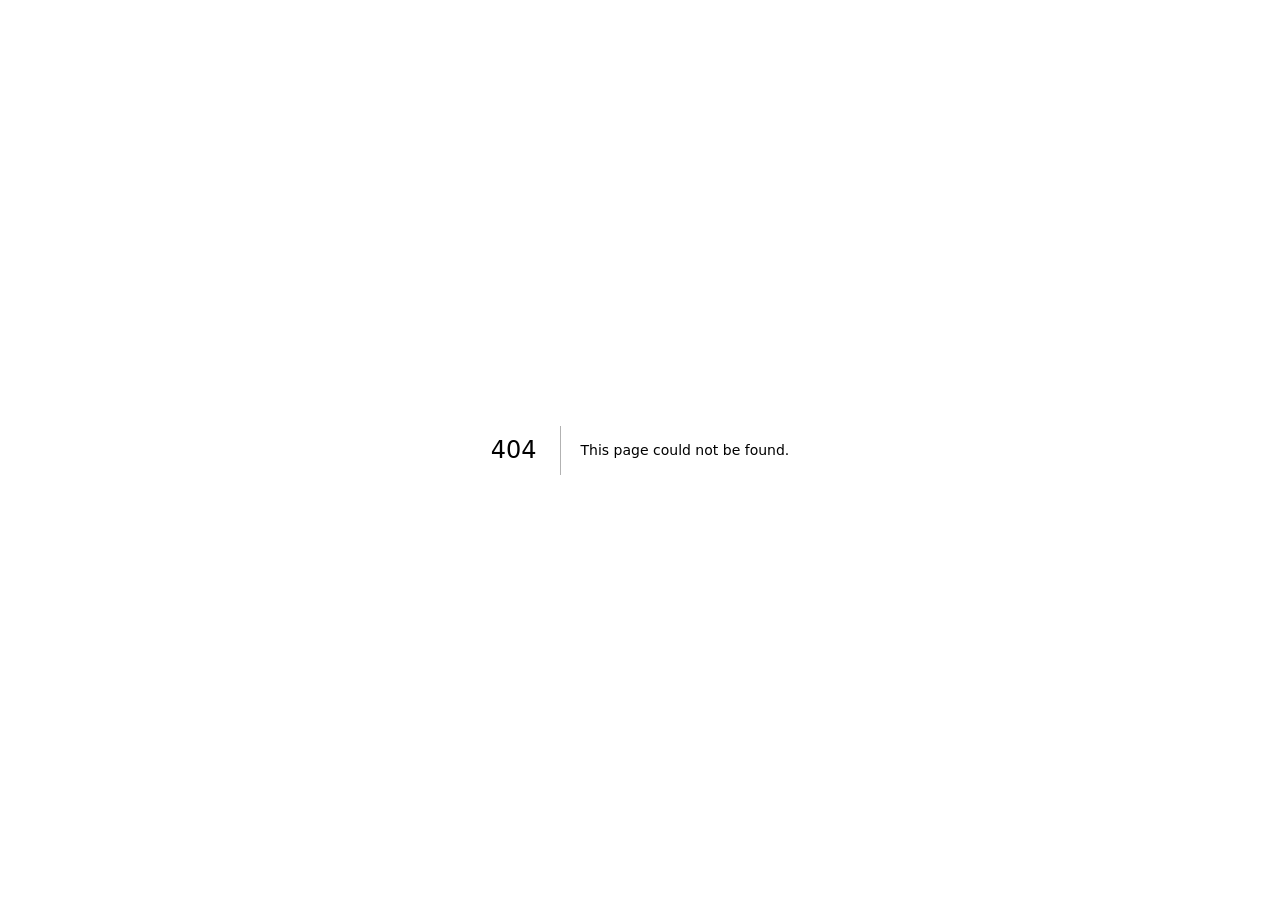
<file: 404/index.html>
<!DOCTYPE html><html lang="en"><head><meta charSet="utf-8"/><meta name="viewport" content="width=device-width, initial-scale=1"/><link rel="stylesheet" href="/_next/static/chunks/0pah.~3zljtrb.css" data-precedence="next"/><link rel="preload" as="script" fetchPriority="low" href="/_next/static/chunks/09zx9jytz~kzr.js"/><script src="/_next/static/chunks/0za~ej4wy.74..js" async=""></script><script src="/_next/static/chunks/05nhy6~.q-rds.js" async=""></script><script src="/_next/static/chunks/0lht7a4i6mgyq.js" async=""></script><script src="/_next/static/chunks/turbopack-0ca-fzfyvueqk.js" async=""></script><script src="/_next/static/chunks/0q5f42vzuig3e.js" async=""></script><script src="/_next/static/chunks/0i33.mlrgcv47.js" async=""></script><meta name="robots" content="noindex"/><title>404: This page could not be found.</title><title>Portfolio | D.R.C.A</title><meta name="description" content="A visual portfolio for D.R.C.A and future selected work."/><link rel="icon" href="/favicon.ico?favicon.0x3dzn~oxb6tn.ico" sizes="256x256" type="image/x-icon"/><script src="/_next/static/chunks/03~yq9q893hmn.js" noModule=""></script></head><body><div hidden=""><!--$--><!--/$--></div><div style="font-family:system-ui,&quot;Segoe UI&quot;,Roboto,Helvetica,Arial,sans-serif,&quot;Apple Color Emoji&quot;,&quot;Segoe UI Emoji&quot;;height:100vh;text-align:center;display:flex;flex-direction:column;align-items:center;justify-content:center"><div><style>body{color:#000;background:#fff;margin:0}.next-error-h1{border-right:1px solid rgba(0,0,0,.3)}@media (prefers-color-scheme:dark){body{color:#fff;background:#000}.next-error-h1{border-right:1px solid rgba(255,255,255,.3)}}</style><h1 class="next-error-h1" style="display:inline-block;margin:0 20px 0 0;padding:0 23px 0 0;font-size:24px;font-weight:500;vertical-align:top;line-height:49px">404</h1><div style="display:inline-block"><h2 style="font-size:14px;font-weight:400;line-height:49px;margin:0">This page could not be found.</h2></div></div></div><!--$--><!--/$--><script src="/_next/static/chunks/09zx9jytz~kzr.js" id="_R_" async=""></script><script>(self.__next_f=self.__next_f||[]).push([0])</script><script>self.__next_f.push([1,"1:\"$Sreact.fragment\"\n2:I[22145,[\"/_next/static/chunks/0q5f42vzuig3e.js\",\"/_next/static/chunks/0i33.mlrgcv47.js\"],\"default\"]\n3:I[80315,[\"/_next/static/chunks/0q5f42vzuig3e.js\",\"/_next/static/chunks/0i33.mlrgcv47.js\"],\"default\"]\n4:I[76398,[\"/_next/static/chunks/0q5f42vzuig3e.js\",\"/_next/static/chunks/0i33.mlrgcv47.js\"],\"OutletBoundary\"]\n5:\"$Sreact.suspense\"\n8:I[76398,[\"/_next/static/chunks/0q5f42vzuig3e.js\",\"/_next/static/chunks/0i33.mlrgcv47.js\"],\"ViewportBoundary\"]\na:I[76398,[\"/_next/static/chunks/0q5f42vzuig3e.js\",\"/_next/static/chunks/0i33.mlrgcv47.js\"],\"MetadataBoundary\"]\nc:I[33980,[\"/_next/static/chunks/0q5f42vzuig3e.js\",\"/_next/static/chunks/0i33.mlrgcv47.js\"],\"default\",1]\n:HL[\"/_next/static/chunks/0pah.~3zljtrb.css\",\"style\"]\n"])</script><script>self.__next_f.push([1,"0:{\"P\":null,\"c\":[\"\",\"_not-found\",\"\"],\"q\":\"\",\"i\":false,\"f\":[[[\"\",{\"children\":[\"/_not-found\",{\"children\":[\"__PAGE__\",{}]}]},\"$undefined\",\"$undefined\",16],[[\"$\",\"$1\",\"c\",{\"children\":[[[\"$\",\"link\",\"0\",{\"rel\":\"stylesheet\",\"href\":\"/_next/static/chunks/0pah.~3zljtrb.css\",\"precedence\":\"next\",\"crossOrigin\":\"$undefined\",\"nonce\":\"$undefined\"}],[\"$\",\"script\",\"script-0\",{\"src\":\"/_next/static/chunks/0q5f42vzuig3e.js\",\"async\":true,\"nonce\":\"$undefined\"}],[\"$\",\"script\",\"script-1\",{\"src\":\"/_next/static/chunks/0i33.mlrgcv47.js\",\"async\":true,\"nonce\":\"$undefined\"}]],[\"$\",\"html\",null,{\"lang\":\"en\",\"children\":[\"$\",\"body\",null,{\"children\":[\"$\",\"$L2\",null,{\"parallelRouterKey\":\"children\",\"error\":\"$undefined\",\"errorStyles\":\"$undefined\",\"errorScripts\":\"$undefined\",\"template\":[\"$\",\"$L3\",null,{}],\"templateStyles\":\"$undefined\",\"templateScripts\":\"$undefined\",\"notFound\":[[[\"$\",\"title\",null,{\"children\":\"404: This page could not be found.\"}],[\"$\",\"div\",null,{\"style\":{\"fontFamily\":\"system-ui,\\\"Segoe UI\\\",Roboto,Helvetica,Arial,sans-serif,\\\"Apple Color Emoji\\\",\\\"Segoe UI Emoji\\\"\",\"height\":\"100vh\",\"textAlign\":\"center\",\"display\":\"flex\",\"flexDirection\":\"column\",\"alignItems\":\"center\",\"justifyContent\":\"center\"},\"children\":[\"$\",\"div\",null,{\"children\":[[\"$\",\"style\",null,{\"dangerouslySetInnerHTML\":{\"__html\":\"body{color:#000;background:#fff;margin:0}.next-error-h1{border-right:1px solid rgba(0,0,0,.3)}@media (prefers-color-scheme:dark){body{color:#fff;background:#000}.next-error-h1{border-right:1px solid rgba(255,255,255,.3)}}\"}}],[\"$\",\"h1\",null,{\"className\":\"next-error-h1\",\"style\":{\"display\":\"inline-block\",\"margin\":\"0 20px 0 0\",\"padding\":\"0 23px 0 0\",\"fontSize\":24,\"fontWeight\":500,\"verticalAlign\":\"top\",\"lineHeight\":\"49px\"},\"children\":404}],[\"$\",\"div\",null,{\"style\":{\"display\":\"inline-block\"},\"children\":[\"$\",\"h2\",null,{\"style\":{\"fontSize\":14,\"fontWeight\":400,\"lineHeight\":\"49px\",\"margin\":0},\"children\":\"This page could not be found.\"}]}]]}]}]],[]],\"forbidden\":\"$undefined\",\"unauthorized\":\"$undefined\"}]}]}]]}],{\"children\":[[\"$\",\"$1\",\"c\",{\"children\":[null,[\"$\",\"$L2\",null,{\"parallelRouterKey\":\"children\",\"error\":\"$undefined\",\"errorStyles\":\"$undefined\",\"errorScripts\":\"$undefined\",\"template\":[\"$\",\"$L3\",null,{}],\"templateStyles\":\"$undefined\",\"templateScripts\":\"$undefined\",\"notFound\":\"$undefined\",\"forbidden\":\"$undefined\",\"unauthorized\":\"$undefined\"}]]}],{\"children\":[[\"$\",\"$1\",\"c\",{\"children\":[[[\"$\",\"title\",null,{\"children\":\"404: This page could not be found.\"}],[\"$\",\"div\",null,{\"style\":\"$0:f:0:1:0:props:children:1:props:children:props:children:props:notFound:0:1:props:style\",\"children\":[\"$\",\"div\",null,{\"children\":[[\"$\",\"style\",null,{\"dangerouslySetInnerHTML\":{\"__html\":\"body{color:#000;background:#fff;margin:0}.next-error-h1{border-right:1px solid rgba(0,0,0,.3)}@media (prefers-color-scheme:dark){body{color:#fff;background:#000}.next-error-h1{border-right:1px solid rgba(255,255,255,.3)}}\"}}],[\"$\",\"h1\",null,{\"className\":\"next-error-h1\",\"style\":\"$0:f:0:1:0:props:children:1:props:children:props:children:props:notFound:0:1:props:children:props:children:1:props:style\",\"children\":404}],[\"$\",\"div\",null,{\"style\":\"$0:f:0:1:0:props:children:1:props:children:props:children:props:notFound:0:1:props:children:props:children:2:props:style\",\"children\":[\"$\",\"h2\",null,{\"style\":\"$0:f:0:1:0:props:children:1:props:children:props:children:props:notFound:0:1:props:children:props:children:2:props:children:props:style\",\"children\":\"This page could not be found.\"}]}]]}]}]],null,[\"$\",\"$L4\",null,{\"children\":[\"$\",\"$5\",null,{\"name\":\"Next.MetadataOutlet\",\"children\":\"$@6\"}]}]]}],{},null,false,null]},null,false,\"$@7\"]},null,false,null],[\"$\",\"$1\",\"h\",{\"children\":[[\"$\",\"meta\",null,{\"name\":\"robots\",\"content\":\"noindex\"}],[\"$\",\"$L8\",null,{\"children\":\"$L9\"}],[\"$\",\"div\",null,{\"hidden\":true,\"children\":[\"$\",\"$La\",null,{\"children\":[\"$\",\"$5\",null,{\"name\":\"Next.Metadata\",\"children\":\"$Lb\"}]}]}],null]}],false]],\"m\":\"$undefined\",\"G\":[\"$c\",[[\"$\",\"link\",\"0\",{\"rel\":\"stylesheet\",\"href\":\"/_next/static/chunks/0pah.~3zljtrb.css\",\"precedence\":\"next\",\"crossOrigin\":\"$undefined\",\"nonce\":\"$undefined\"}]]],\"S\":true,\"h\":null,\"s\":\"$undefined\",\"l\":\"$undefined\",\"p\":\"$undefined\",\"d\":\"$undefined\",\"b\":\"OgXbynL9IzgotW4Bijk2K\"}\n"])</script><script>self.__next_f.push([1,"d:[]\n7:\"$Wd\"\n"])</script><script>self.__next_f.push([1,"9:[[\"$\",\"meta\",\"0\",{\"charSet\":\"utf-8\"}],[\"$\",\"meta\",\"1\",{\"name\":\"viewport\",\"content\":\"width=device-width, initial-scale=1\"}]]\n"])</script><script>self.__next_f.push([1,"e:I[2353,[\"/_next/static/chunks/0q5f42vzuig3e.js\",\"/_next/static/chunks/0i33.mlrgcv47.js\"],\"IconMark\"]\n6:null\nb:[[\"$\",\"title\",\"0\",{\"children\":\"Portfolio | D.R.C.A\"}],[\"$\",\"meta\",\"1\",{\"name\":\"description\",\"content\":\"A visual portfolio for D.R.C.A and future selected work.\"}],[\"$\",\"link\",\"2\",{\"rel\":\"icon\",\"href\":\"/favicon.ico?favicon.0x3dzn~oxb6tn.ico\",\"sizes\":\"256x256\",\"type\":\"image/x-icon\"}],[\"$\",\"$Le\",\"3\",{}]]\n"])</script></body></html>
</file>
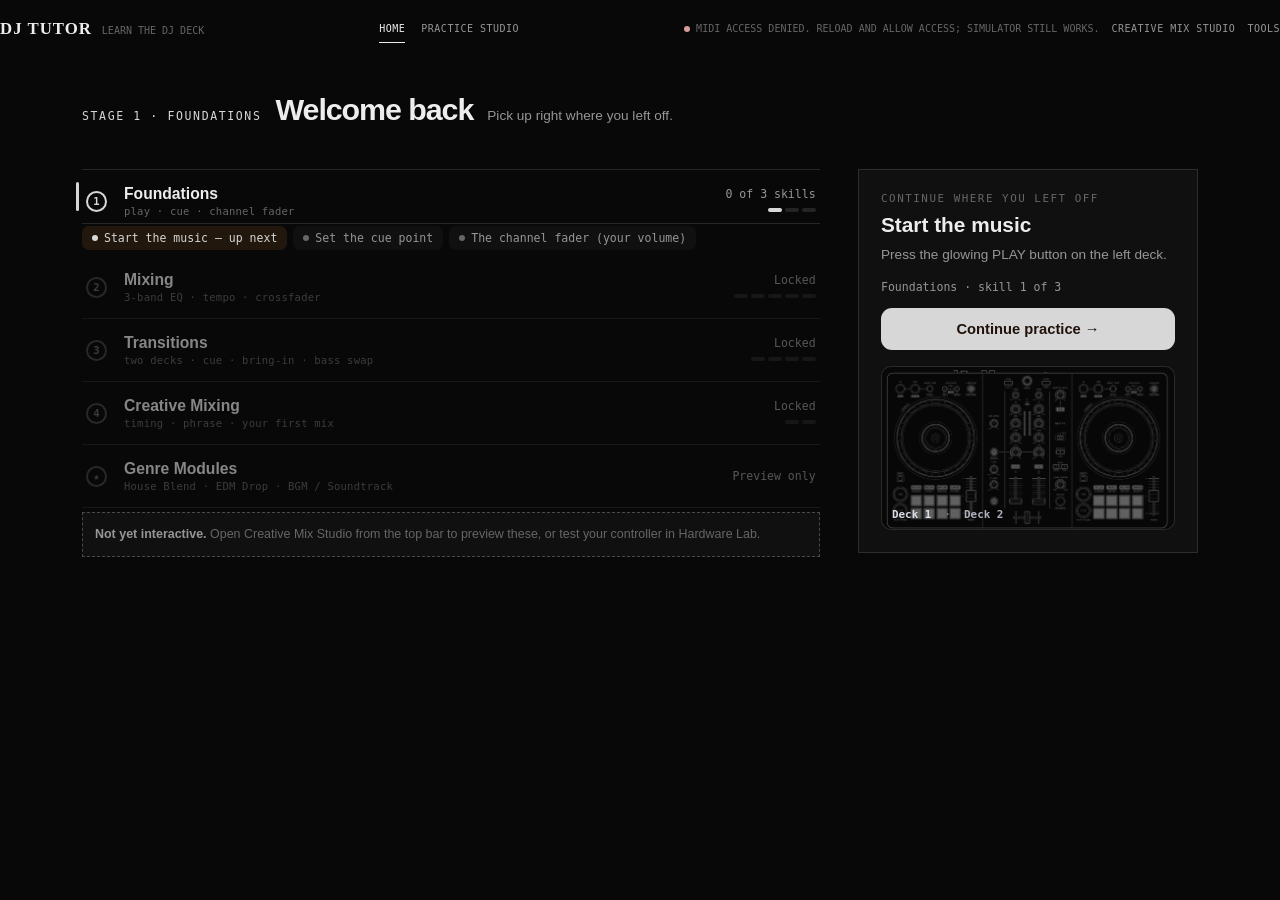
<file: dj-tutor-app/index.html>
<!DOCTYPE html>
<html lang="en" data-app-view="home">
<head>
<meta charset="UTF-8">
<meta name="viewport" content="width=device-width, initial-scale=1.0">
  <title>DJ Tutor</title>
<style>
  :root {
    /* ---- Design-system tokens (docs/design-system.md) ----------------
       Semantic, named-by-role tokens for the Practice Studio shell
       (Concept D). The legacy names below (--ink, --muted, --blue, etc.)
       are kept as working aliases so none of the existing, tested rules
       in this file needed to change to adopt the system. New rules should
       reference the semantic names on the left. */
    --stage: #0c0e11;
    --stage-2: #101318;
    --panel: #14181e;
    --panel-2: #1a1f27;
    --panel-3: #20262f;
    --edge: rgba(255, 255, 255, 0.07);
    --edge-hi: rgba(255, 255, 255, 0.14);
    --ink: #edf3fb;
    --ink-dim: #93a3b8;
    --ink-faint: #8b929c;
    --live: #ff9d35;   /* coaching attention only: target ring, one primary action */
    --d1: #2fe3d0;     /* Deck 1 identity -- deliberately distinct from --focus below */
    --d2: #a68cff;     /* Deck 2 identity (restrained) */
    --ok: #35e38b;     /* success / mastery */
    --warn: #ffc24a;   /* warning: close, but... */
    --bad: #ff6e6e;    /* incorrect / error */
    --focus: #49a5ff;  /* keyboard focus ring -- deliberately not --live, and not --d1: this is
                           the pre-existing --blue value, unchanged, so every already-tested
                           button/tab/focus-ring/log-tag that used --blue keeps its exact color */
    --font-display: system-ui, -apple-system, "Segoe UI", sans-serif;
    --font-body: "Segoe UI", system-ui, -apple-system, sans-serif;
    --font-mono: Consolas, "Cascadia Mono", ui-monospace, monospace;
    --sp-1: 4px; --sp-2: 8px; --sp-3: 12px; --sp-4: 16px;
    --sp-5: 20px; --sp-6: 26px; --sp-7: 34px; --sp-8: 44px;
    --radius-sm: 7px; --radius-md: 10px; --radius-lg: 16px;
    --shadow-panel: 0 24px 55px rgba(0, 0, 0, 0.44);
    --motion-fast: 120ms; --motion-base: 250ms; --motion-pulse: 2000ms;

    /* ---- Legacy aliases (existing rules below reference these) ------- */
    --muted: var(--ink-dim);
    --surface: var(--panel);
    --surface-raised: var(--panel-2);
    --line: var(--edge);
    --blue: var(--focus);
    --orange: var(--live);
    --green: var(--ok);
    --danger: var(--bad);
  }

  * { box-sizing: border-box; }
  body {
    min-width: 320px;
    min-height: 100vh;
    margin: 0;
    color: var(--ink);
    font-family: Inter, ui-sans-serif, system-ui, -apple-system, "Segoe UI", sans-serif;
    background: radial-gradient(circle at 50% -20%, #263f5b 0, #111923 38%, #091018 100%);
  }
  button, select { font: inherit; }
  button { cursor: pointer; }
  button:focus-visible, select:focus-visible, input:focus-visible {
    outline: 3px solid var(--blue);
    outline-offset: 3px;
  }

  .app-bar {
    position: sticky;
    top: 0;
    z-index: 30;
    display: flex;
    align-items: center;
    justify-content: space-between;
    gap: 18px;
    min-height: 66px;
    padding: 12px clamp(16px, 3vw, 42px);
    border-bottom: 1px solid var(--line);
    background: rgba(9, 16, 24, 0.9);
    backdrop-filter: blur(16px);
  }
  .brand { display: flex; align-items: baseline; gap: 10px; white-space: nowrap; }
  .brand strong { font-size: 1rem; letter-spacing: 0.12em; }
  .brand span { color: var(--muted); font-size: 0.8rem; }
  .app-actions { display: flex; align-items: center; gap: 8px; }
  /* At narrow widths "Creative Mix Studio" is long enough (combined with the
     brand name, MIDI status pill, and Tools button) to overflow the
     app-bar horizontally. display:none (not just visual truncation) is
     used so the hidden variant is excluded from the accessible name too --
     a screen reader always gets exactly one of "Creative Mix Studio" or
     "Studio", never both concatenated. */
  .studio-label-short { display: none; }
  .top-button, .button {
    border: 1px solid var(--line);
    border-radius: 8px;
    padding: 9px 12px;
    color: var(--ink);
    background: rgba(255, 255, 255, 0.04);
  }
  .top-button:hover, .button:hover { background: rgba(255, 255, 255, 0.1); }
  .top-button:disabled { opacity: 0.45; cursor: not-allowed; }
  .button.primary { border-color: transparent; color: #07111a; background: var(--blue); font-weight: 800; }
  .button.primary:hover { background: #79bdff; }
  .button.ghost { color: var(--muted); }
  .button:disabled { opacity: 0.45; cursor: not-allowed; }

  .midi-status {
    overflow: hidden;
    max-width: 44vw;
    color: var(--muted);
    font-size: 0.78rem;
    text-overflow: ellipsis;
    white-space: nowrap;
  }
  .midi-status::before {
    display: inline-block;
    width: 8px;
    height: 8px;
    margin-right: 7px;
    border-radius: 50%;
    background: var(--orange);
    content: "";
  }
  .midi-status.ok::before { background: var(--green); box-shadow: 0 0 12px var(--green); }
  .midi-status.error::before { background: var(--danger); }

  main { padding: clamp(16px, 3vw, 36px); }

  /* The lesson frame is the primary surface: step, title, instruction, and
     the spotlighted deck all live inside one bordered card so they read as
     a single tutor, not a studio with a hidden coaching panel. */
  .lesson-frame {
    position: relative;
    display: grid;
    /* Instruction beside the deck, not above it: both must be visible at once
       without scrolling on a standard laptop screen. */
    grid-template-columns: minmax(280px, 380px) minmax(0, 1fr);
    gap: clamp(16px, 2.5vw, 30px);
    align-items: center;
    max-width: 1180px;
    margin: 0 auto 18px;
    padding: clamp(16px, 2.6vw, 30px);
    border: 1px solid var(--line);
    border-radius: 18px;
    background: linear-gradient(145deg, rgba(56, 81, 106, 0.23), rgba(5, 11, 17, 0.35));
    box-shadow: 0 28px 70px rgba(0, 0, 0, 0.28), inset 0 1px rgba(255, 255, 255, 0.08);
  }
  .lesson-header { min-width: 0; }
  .lesson-frame::before {
    position: absolute;
    inset: 0;
    border-radius: inherit;
    pointer-events: none;
    box-shadow: inset 0 0 0 1px rgba(255, 255, 255, 0.025), inset 0 30px 80px rgba(102, 160, 216, 0.04);
    content: "";
  }
  h1 { margin: 0; font-size: clamp(1.35rem, 3vw, 2.05rem); letter-spacing: -0.035em; }

  .deck-workspace { position: relative; min-width: 0; }
  /* The canvas shrink-wraps the image so the percent-positioned hotspots stay
     aligned whether the image is width-limited or height-limited. */
  .deck-canvas { position: relative; width: fit-content; max-width: 100%; margin: 0 auto; overflow: hidden; border-radius: 10px; touch-action: none; }
  .deck-art {
    display: block;
    width: auto;
    height: auto;
    max-width: 100%;
    /* Keep the whole deck above the fold: viewport minus app bar and paddings. */
    max-height: calc(100vh - 200px);
    filter: invert(1) grayscale(1) contrast(1.4) brightness(0.9);
    opacity: 0.91;
  }
  .deck-canvas::after {
    position: absolute;
    inset: 0;
    pointer-events: none;
    background: radial-gradient(ellipse at center, transparent 40%, rgba(0, 0, 0, 0.4) 100%);
    content: "";
  }

  /* Practice Session is the music layer: two user-owned local tracks feed
     the virtual deck without turning the page back into a form-heavy app. */
  .practice-session {
    display: grid;
    grid-template-columns: minmax(0, 1fr) minmax(0, 1fr) auto;
    gap: 12px;
    max-width: 1180px;
    margin: 16px auto 0;
    padding: 14px;
    border: 1px solid var(--line);
    border-radius: 14px;
    background: rgba(12, 22, 32, 0.78);
  }
  .practice-session[hidden] { display: none; }
  .session-deck { min-width: 0; padding: 12px; border: 1px solid rgba(73, 165, 255, 0.2); border-radius: 10px; background: linear-gradient(135deg, rgba(73, 165, 255, 0.12), rgba(255, 255, 255, 0.025)); }
  .session-deck.deck-b { border-color: rgba(255, 157, 53, 0.22); background: linear-gradient(135deg, rgba(255, 157, 53, 0.1), rgba(255, 255, 255, 0.025)); }
  .session-deck-head { display: flex; align-items: baseline; justify-content: space-between; gap: 10px; }
  .session-deck-head strong { font-size: 0.78rem; letter-spacing: 0.12em; }
  .track-name { overflow: hidden; max-width: 72%; color: var(--muted); font-size: 0.78rem; text-overflow: ellipsis; white-space: nowrap; }
  .waveform { display: block; width: 100%; height: 56px; margin: 11px 0 8px; border: 1px solid rgba(255, 255, 255, 0.08); border-radius: 5px; background: #081019; }
  .session-row { display: flex; flex-wrap: wrap; align-items: center; justify-content: space-between; gap: 8px; }
  .load-button { display: inline-flex; align-items: center; padding: 7px 9px; border: 1px solid rgba(255, 255, 255, 0.22); border-radius: 6px; color: var(--ink); background: rgba(255, 255, 255, 0.07); font-size: 0.78rem; font-weight: 700; cursor: pointer; }
  .load-button:hover { background: rgba(255, 255, 255, 0.14); }
  .load-button:focus-within {
    outline: 3px solid var(--blue);
    outline-offset: 3px;
    background: rgba(73, 165, 255, 0.18);
  }
  /* When the current lesson needs a track that is not loaded yet, the matching
     Load button joins the spotlight system instead of competing with it. */
  .load-button.load-highlight {
    border-color: var(--orange);
    background: rgba(255, 157, 53, 0.16);
    animation: load-pulse 1.1s ease-in-out infinite;
  }
  @keyframes load-pulse {
    0%, 100% { box-shadow: 0 0 0 2px rgba(255, 157, 53, 0.45), 0 0 12px 4px rgba(255, 157, 53, 0.4); }
    50% { box-shadow: 0 0 0 5px rgba(255, 157, 53, 0.75), 0 0 20px 8px rgba(255, 157, 53, 0.6); }
  }
  /* During the single-deck lessons the whole practice panel stays quiet so the
     spotlighted control is the only bright action on screen. */
  .practice-session.muted { border-color: rgba(182, 204, 229, 0.1); background: rgba(8, 16, 24, 0.62); transition: background 200ms ease, border-color 200ms ease; }
  .load-button input { position: absolute; width: 1px; height: 1px; opacity: 0; pointer-events: none; }
  .session-time { color: var(--muted); font: 0.75rem ui-monospace, Consolas, monospace; }
  /* Tapping in rhythm is the whole job of this button, so it gets a large,
     easy-to-hit target (44px minimum). */
  .tap-button { padding: 8px 14px; min-height: 44px; min-width: 60px; font-size: 0.78rem; }
  /* When detection fails, the Tap button borrows the app's existing "this is
     your next action" pulse so the fix is visible, not just described. */
  .tap-button.tap-highlight {
    border-color: var(--orange);
    background: rgba(255, 157, 53, 0.16);
    animation: load-pulse 1.1s ease-in-out infinite;
  }
  .beat-status { margin: 6px 0 0; min-height: 0.95rem; color: var(--muted); font-size: 0.72rem; line-height: 1.3; }
  .beat-status.ok { color: var(--green); }
  .beat-status.error { color: var(--warn); }
  /* BPM is a read-only readout (matches hardware): speed is the TEMPO fader's
     job. Styled as a display, not an editable field. */
  .bpm-readout-wrap { display: inline-flex; align-items: baseline; gap: 5px; }
  .bpm-label { color: var(--muted); font-size: 0.72rem; letter-spacing: 0.04em; }
  .bpm-readout { width: 58px; padding: 4px 6px; border: 1px solid rgba(255, 255, 255, 0.10); border-radius: 5px; color: var(--ink); background: rgba(255, 255, 255, 0.03); font: 700 0.82rem ui-monospace, Consolas, monospace; text-align: right; cursor: default; }
  .bpm-readout:focus { outline: none; }
  .align-row { display: flex; flex-wrap: wrap; align-items: center; gap: 6px; margin-top: 6px; }
  .align-label { color: var(--muted); font-size: 0.68rem; letter-spacing: 0.06em; text-transform: uppercase; }
  .nudge-btn { padding: 4px 9px; min-width: 34px; font-size: 0.8rem; line-height: 1; }
  .offset-readout { min-width: 92px; color: var(--ink); font: 0.7rem ui-monospace, Consolas, monospace; }
  .align-hint { color: var(--muted); font-size: 0.68rem; }
  /* A detected/tapped grid can be dragged along the waveform to align it. */
  .waveform.alignable { cursor: grab; }
  .waveform.dragging { cursor: grabbing; }
  /* Timing lesson ("Hear the beat") */
  .timing-status { margin: 6px 0 2px; color: var(--ink); font: 700 0.95rem ui-monospace, Consolas, monospace; }
  .timing-hear { margin: 2px 0 6px; color: var(--green); font-size: 0.9rem; font-style: italic; }
  .timing-button { min-width: 150px; min-height: 52px; font-size: 1.05rem; letter-spacing: 0.04em; }
  .timing-button.tap-mode { animation: load-pulse 1.1s ease-in-out infinite; }
  .deck-workspace.timing-muted { opacity: 0.35; filter: saturate(0.2); pointer-events: none; transition: opacity 180ms ease, filter 180ms ease; }
  .practice-session.timing-focus > [inert] { opacity: 0.35; filter: saturate(0.2); pointer-events: none; transition: opacity 180ms ease, filter 180ms ease; }
  .practice-session.timing-focus > .timing-target { opacity: 1; filter: none; }
  .session-deck.timing-target { border-color: var(--orange); box-shadow: 0 0 0 3px rgba(255, 157, 53, 0.34), 0 0 28px rgba(255, 157, 53, 0.24); }
  .session-deck.timing-target .waveform { border-color: var(--orange); box-shadow: 0 0 18px rgba(255, 157, 53, 0.32); }
  .grid-legend { display: flex; flex-wrap: wrap; gap: 4px 8px; margin: 8px 0 0; color: var(--muted); font-size: 0.66rem; }
  .grid-legend span { display: inline-flex; align-items: center; gap: 4px; }
  /* Tick widths mirror the on-canvas weights so the tiers read by thickness,
     not colour alone. */
  .grid-legend .tick { display: inline-block; width: 2px; height: 11px; background: rgba(255, 255, 255, 0.45); }
  .grid-legend .tick.bar { width: 2px; background: rgba(255, 255, 255, 0.62); }
  .grid-legend .tick.p8 { width: 3px; background: rgba(255, 255, 255, 0.9); }
  .grid-legend .tick.p16 { width: 4px; background: #ffd24d; }
  .grid-legend .tick.p32 { width: 6px; background: #ff5d73; }
  .session-master { display: flex; flex-direction: column; justify-content: center; min-width: 148px; padding: 8px; }
  .session-master strong { font-size: 0.76rem; letter-spacing: 0.1em; }
  .audio-status { margin: 7px 0 10px; color: var(--muted); font-size: 0.75rem; line-height: 1.35; }
  .audio-status.error { color: #ff9797; }
  .audio-status.playing { color: var(--green); }
  .master-range { width: 100%; accent-color: var(--blue); }

  .deck-control {
    position: absolute;
    z-index: 2;
    display: block;
    margin: 0;
    padding: 0;
    border: 1px solid transparent;
    border-radius: 7px;
    background: transparent;
    color: inherit;
    touch-action: none;
  }
  .deck-control:hover { border-color: rgba(73, 165, 255, 0.72); background: rgba(73, 165, 255, 0.05); }
  .deck-control:focus-visible { outline: 3px solid var(--blue); outline-offset: 2px; }
  .deck-control.flash { border-color: var(--orange); box-shadow: 0 0 0 3px rgba(255, 157, 53, 0.35), 0 0 22px 7px rgba(255, 157, 53, 0.42); }
  /* Complete Visual and Action Parity cycle: hardware-map.json entries (jog
     wheels, loop, browse, pads, FX, master section) reuse this same
     .deck-control base -- one shared look-and-feel and one shared dispatch
     path (handleMidiMessage) for every physical input, not a second
     parallel visual system. */
  /* A relative encoder (jog, browse) has no persistent position to render --
     unlike a knob, there is no 0-127 value, only direction+delta per
     message -- so it gets a directional flash instead of a static
     indicator, and no pointer events of its own (it always overlaps a
     touch/press control at the same physical location; clicking that
     control, not the encoder ring, is the natural gesture on a flat image). */
  .deck-control.relative { pointer-events: none; border-radius: 50%; }
  /* NOT scoped to .relative: updateHardwareVisual() applies flash-cw/ccw to
     the jog wheel's TOUCH element (kind "button", so it stays clickable),
     not to the relative-kind rotate element it's borrowed the flash from --
     they share one physical location (see buildPhysicalPads' jog comment),
     so the flash has to render on whichever element the class actually
     lands on. A qa-runner pass on the first version of this CSS (scoped to
     `.deck-control.relative.flash-cw`) confirmed the class was being
     toggled correctly but never painted anything, because it never matches
     a button-kind element. */
  .deck-control.flash-cw { border-color: var(--blue); box-shadow: 0 0 0 4px rgba(73, 165, 255, 0.4), 0 0 26px 10px rgba(73, 165, 255, 0.35); }
  .deck-control.flash-ccw { border-color: var(--green); box-shadow: 0 0 0 4px rgba(53, 227, 139, 0.4), 0 0 26px 10px rgba(53, 227, 139, 0.35); }
  /* Virtual Deck Replica Repair: every .virtual-* body below is transparent
     by default (no fill, no border, no shadow) -- the photographed DJ deck
     image is the only complete artwork. These elements paint ONLY state
     feedback (glow/illumination/position), and only while that state is
     true, per CLAUDE.md's "one image, transparent hotspots" rule. */
  /* A performance pad is square on the real hardware, not the circular
     button shape every other momentary control uses. */
  .virtual-pad { position: absolute; inset: 5%; border-radius: 4px; pointer-events: none; transition: background 100ms ease, box-shadow 100ms ease, border-color 100ms ease; }
  .deck-control.pad.active .virtual-pad { border: 1px solid rgba(255, 227, 194, 0.75); background: rgba(255, 157, 53, 0.45); box-shadow: 0 0 16px 4px rgba(255, 157, 53, 0.55), inset 0 0 0 1px rgba(255, 255, 255, 0.2); }
  /* Recognized but no musical behavior wired up yet (hardware-map's
     "pending"/"unsupported" tiers) -- a dashed outline on hover keeps that
     honest at a glance without needing to open Diagnostics. */
  .deck-control.hw-pending:hover, .deck-control.hw-unsupported:hover { border-style: dashed; }
  .deck-control.target {
    z-index: 7;
    border: 2px solid var(--orange);
    background: rgba(255, 157, 53, 0.14);
    animation: target-pulse 1.1s ease-in-out infinite;
  }
  @keyframes target-pulse {
    0%, 100% { box-shadow: 0 0 0 4px rgba(255, 157, 53, 0.6), 0 0 26px 10px rgba(255, 157, 53, 0.55); }
    50% { box-shadow: 0 0 0 9px rgba(255, 157, 53, 0.95), 0 0 46px 20px rgba(255, 157, 53, 0.85); }
  }
  @media (prefers-reduced-motion: reduce) {
    .deck-control.target { animation: none; box-shadow: 0 0 0 6px rgba(255, 157, 53, 0.8), 0 0 30px 12px rgba(255, 157, 53, 0.6); }
    *, *::before, *::after { scroll-behavior: auto !important; transition-duration: 0.01ms !important; animation-duration: 0.01ms !important; }
  }
  /* The dim layer gets a radial "hole" painted at the target by JS; this flat
     color is only the fallback before that runs. */
  .deck-dim { position: absolute; z-index: 6; inset: 0; background: rgba(3, 8, 13, 0.82); pointer-events: auto; }
  /* While spotlighting, every non-target glow (orange knob indicators, green
     LED meter, button glows) is muted so nothing competes with the target.
     :focus-visible is excluded -- CSS filter dims everything an element
     paints, including its own outline, so without this exclusion a keyboard
     user tabbing to any non-target control during a lesson would get a
     washed-out focus ring exactly when they need it most (design review). */
  .deck-canvas.spotlighting .deck-control:not(.target):not(.co-target):not(:focus-visible),
  .deck-canvas.spotlighting .mixer-readout { filter: brightness(0.4) saturate(0.15); }
  /* A co-target is a second control the instruction also involves ("...as you
     turn Deck 2's LOW up"): kept bright and usable, but the pulsing halo stays
     on the one control that completes the step. */
  .deck-control.co-target {
    z-index: 7;
    border: 2px dashed var(--orange);
    background: rgba(255, 157, 53, 0.08);
    box-shadow: 0 0 0 3px rgba(255, 157, 53, 0.35), 0 0 18px 6px rgba(255, 157, 53, 0.4);
  }
  /* Co-target labels sit above their control while the target's stays below,
     so adjacent target/co-target pairs never overlap each other's labels. */
  .deck-control.co-target .control-label { display: block; top: auto; bottom: calc(100% + 8px); }
  .control-label {
    position: absolute;
    z-index: 8;
    top: calc(100% + 8px);
    left: 50%;
    display: none;
    transform: translateX(-50%);
    padding: 4px 8px;
    border: 1px solid rgba(255, 157, 53, 0.65);
    border-radius: 5px;
    color: #fff;
    background: #17212d;
    box-shadow: 0 4px 14px rgba(0, 0, 0, 0.35);
    font-size: clamp(0.66rem, 1.2vw, 0.85rem);
    font-weight: 800;
    line-height: 1.1;
    white-space: nowrap;
  }
  .deck-control.target .control-label { display: block; }
  /* Controls near the bottom edge show their label above so it is not clipped
     by the canvas overflow. */
  .deck-control.target.label-above .control-label { top: auto; bottom: calc(100% + 8px); }

  /* Reusable virtual control primitives. A knob's position tick and a
     fader's handle marker are themselves the taught state (where is this
     knob turned to right now) so they stay visible at rest, but subtly --
     unlike a knob/pad/button BODY, they are not redrawing a control that is
     already fully rendered in the photo. */
  .virtual-knob { position: absolute; inset: 6%; pointer-events: none; }
  .knob-indicator { position: absolute; top: 8%; left: calc(50% - 1.5px); width: 3px; height: 38%; border-radius: 99px; background: rgba(255, 187, 118, 0.8); transform: rotate(var(--angle, 0deg)); transform-origin: 50% 97%; transition: transform 75ms linear, background 120ms ease, box-shadow 120ms ease; }
  .deck-control:hover .knob-indicator, .deck-control.target .knob-indicator, .deck-control.co-target .knob-indicator, .deck-control.flash .knob-indicator { background: var(--orange); box-shadow: 0 0 7px rgba(255, 157, 53, 0.95); }
  .virtual-fader { position: absolute; inset: 2% 17%; pointer-events: none; }
  .fader-handle { position: absolute; left: 50%; width: 70%; height: 5%; min-height: 5px; border-radius: 2px; background: rgba(130, 190, 245, 0.75); transform: translate(-50%, -50%); transition: top 65ms linear, background 120ms ease, box-shadow 120ms ease; }
  .deck-control:hover .fader-handle, .deck-control.target .fader-handle, .deck-control.co-target .fader-handle, .deck-control.flash .fader-handle { background: linear-gradient(#78bfff, #1a5b9e); box-shadow: 0 2px 6px rgba(0, 0, 0, 0.7), 0 0 8px rgba(73, 165, 255, 0.65); }
  .virtual-crossfader { position: absolute; inset: 20% 1%; pointer-events: none; }
  .crossfader-handle { position: absolute; top: 50%; width: 8%; height: 60%; min-width: 6px; border-radius: 2px; background: rgba(130, 190, 245, 0.75); transform: translate(-50%, -50%); transition: left 65ms linear, background 120ms ease, box-shadow 120ms ease; }
  .deck-control:hover .crossfader-handle, .deck-control.target .crossfader-handle, .deck-control.co-target .crossfader-handle, .deck-control.flash .crossfader-handle { background: linear-gradient(90deg, #78bfff, #1a5b9e); box-shadow: 0 2px 6px rgba(0, 0, 0, 0.7), 0 0 8px rgba(73, 165, 255, 0.65); }
  .virtual-button { position: absolute; inset: 7%; border-radius: 50%; pointer-events: none; transition: background 100ms ease, box-shadow 100ms ease, border-color 100ms ease; }
  .deck-control.button.active .virtual-button { border: 2px solid rgba(53, 227, 139, 0.85); background: rgba(53, 227, 139, 0.22); box-shadow: 0 0 16px 4px rgba(53, 227, 139, 0.55); }
  /* "Optional small state light" (CLAUDE.md B.4) instead of the old filled
     button body + "ON" text -- a small dot reads as a light, not a second
     control drawn on top of the photographed button. */
  .deck-control.button.active .virtual-button::after { position: absolute; top: 50%; left: 50%; width: 20%; height: 20%; border-radius: 50%; background: #35e38b; box-shadow: 0 0 6px rgba(53, 227, 139, 0.9); transform: translate(-50%, -50%); content: ""; }
  /* Jog wheel: no duplicate circular platter. jog-ring is a thin,
     transparent-fill ring that only becomes visible as a touch highlight;
     jog-marker is a single tick that continuously rotates via --jog-angle
     (accumulated in updateHardwareVisual) to show real platter motion, and
     recolors briefly on each incoming delta via the existing flash-cw/ccw
     classes shared with the paired jog-rotate encoder. */
  .jog-visual { position: absolute; inset: 0; pointer-events: none; }
  .jog-ring { position: absolute; inset: 8%; border-radius: 50%; border: 1px solid transparent; transition: border-color 140ms ease, box-shadow 140ms ease; }
  /* The jog wheel is a circle stored as a percentage RECTANGLE. Its corners
     are dead space on the real hardware, but as a plain rect they sat on top
     of SHIFT (26% of that button's area) and the tempo fader (5%), swallowing
     clicks meant for those controls. Browsers hit-test against border-radius,
     so rounding the hotspot itself hands the corners back to whatever is
     underneath -- no z-index juggling, and the visual is unchanged because the
     ring and marker inside were already circular. */
  .deck-control.jog-touch { border-radius: 50%; }
  .deck-control.jog-touch.active .jog-ring { border-color: rgba(73, 165, 255, 0.85); box-shadow: 0 0 22px 6px rgba(73, 165, 255, 0.45), inset 0 0 18px rgba(73, 165, 255, 0.2); }
  .jog-marker { position: absolute; inset: 8%; border-radius: 50%; transform: rotate(var(--jog-angle, 0deg)); }
  .jog-marker::before { position: absolute; top: 2%; left: calc(50% - 2px); width: 4px; height: 12%; border-radius: 99px; background: rgba(255, 157, 53, 0.55); content: ""; }
  .deck-control.flash-cw .jog-marker::before { background: var(--blue); box-shadow: 0 0 8px var(--blue); }
  .deck-control.flash-ccw .jog-marker::before { background: var(--green); box-shadow: 0 0 8px var(--green); }
  .mixer-readout { position: absolute; z-index: 3; top: 49%; left: 47.9%; display: flex; gap: 3px; height: 15.5%; pointer-events: none; }
  .meter { display: flex; flex-direction: column-reverse; justify-content: flex-start; gap: 2px; width: 4px; }
  .meter span { height: 9%; border-radius: 1px; background: rgba(192, 220, 239, 0.22); transition: background 80ms ease, box-shadow 80ms ease; }
  .meter span.live { background: var(--green); box-shadow: 0 0 5px rgba(53, 227, 139, 0.7); }
  .meter span.hot { background: var(--orange); box-shadow: 0 0 5px rgba(255, 157, 53, 0.7); }

  /* Diagnostics-only overlay-debug mode: off by default (Section C). Draws
     every hotspot's rectangle and id so a developer can audit alignment
     against the photographed controller without permanently altering the
     hotspot's own normal (transparent) appearance. */
  .deck-canvas.overlay-debug .deck-control { outline: 1px dashed rgba(73, 165, 255, 0.85); outline-offset: -1px; }
  .deck-canvas.overlay-debug .deck-control::before {
    position: absolute;
    top: 1px;
    left: 1px;
    z-index: 9;
    padding: 1px 3px;
    color: #eaf4ff;
    background: rgba(6, 12, 19, 0.85);
    font-size: 8px;
    line-height: 1.3;
    pointer-events: none;
    content: attr(data-debug-id);
  }

  .drawer {
    position: fixed;
    z-index: 20;
    top: 78px;
    right: 18px;
    width: min(390px, calc(100vw - 36px));
    max-height: calc(100vh - 98px);
    overflow: auto;
    padding: 18px;
    border: 1px solid var(--line);
    border-radius: 14px;
    background: rgba(19, 30, 43, 0.97);
    box-shadow: 0 24px 55px rgba(0, 0, 0, 0.44);
    transform: translateX(calc(100% + 34px));
    transition: transform 180ms ease;
  }
  .drawer.open { transform: translateX(0); }
  .drawer[hidden] { display: none; }
  .drawer h2 { margin: 0; font-size: 1rem; }
  .drawer-head { display: flex; align-items: center; justify-content: space-between; gap: 14px; margin-bottom: 14px; }
  .drawer p { color: var(--muted); }
  .drawer-close { padding: 5px 8px; border: 0; border-radius: 5px; color: var(--muted); background: transparent; }
  .drawer-close:hover { color: var(--ink); background: rgba(255, 255, 255, 0.08); }
  .lesson-step { margin: 0; color: var(--blue); font-size: 0.82rem; font-weight: 900; letter-spacing: 0.12em; text-transform: uppercase; }
  .lesson-title { margin: 8px 0 10px; font-size: clamp(1.35rem, 2.6vw, 1.9rem); letter-spacing: -0.03em; }
  .lesson-intro { margin: 0 0 6px; color: var(--muted); font-size: 0.95rem; font-weight: 700; }
  .lesson-instruction { margin: 0 0 18px; color: #e9f1fa; font-size: clamp(1.05rem, 2vw, 1.3rem); line-height: 1.5; }
  .lesson-placeholder-warning { margin: -10px 0 18px; padding: 8px 12px; border: 1px solid var(--orange); border-radius: 8px; color: var(--orange); font-size: 0.9rem; font-weight: 700; line-height: 1.4; }
  .lesson-success { margin: 0 0 18px; color: var(--green); font-size: 1.05rem; font-weight: 800; }
  .lesson-actions, .drawer-actions { display: flex; flex-wrap: wrap; align-items: center; gap: 8px; }
  .button.link { border-color: transparent; padding: 9px 6px; color: var(--muted); background: transparent; font-weight: 600; text-decoration: underline; text-underline-offset: 3px; }
  .button.link:hover { color: var(--ink); background: transparent; }
  .simulator-grid { display: grid; grid-template-columns: repeat(2, minmax(0, 1fr)); gap: 8px; margin-bottom: 18px; }
  .simulator-grid button { min-height: 44px; padding: 9px; border: 1px solid rgba(73, 165, 255, 0.35); border-radius: 8px; color: var(--ink); background: rgba(73, 165, 255, 0.1); text-align: left; }
  .simulator-grid button:hover { background: rgba(73, 165, 255, 0.2); }
  .tools-section { padding-top: 16px; border-top: 1px solid var(--line); }
  .tools-section + .tools-section { margin-top: 16px; }
  .tools-section h3 { margin: 0 0 8px; font-size: 0.83rem; letter-spacing: 0.08em; text-transform: uppercase; }
  label { display: block; margin: 10px 0 5px; color: var(--muted); font-size: 0.8rem; }
  select { width: 100%; padding: 9px; border: 1px solid var(--line); border-radius: 7px; color: var(--ink); background: #0b131c; }
  .calibration-output { display: block; min-height: 54px; margin: 10px 0; padding: 9px; border: 1px solid var(--line); border-radius: 7px; color: #b8cce0; background: #0b131c; font: 0.72rem/1.45 ui-monospace, Consolas, monospace; white-space: pre-wrap; }
  .profile-row { display: grid; grid-template-columns: minmax(0, 1fr) auto; gap: 8px; align-items: end; }
  .profile-row label { margin: 0; }
  .wizard-card { margin-top: 13px; padding: 12px; border: 1px solid rgba(73, 165, 255, 0.3); border-radius: 9px; background: rgba(73, 165, 255, 0.07); }
  .wizard-step { margin: 0; color: var(--blue); font-size: 0.72rem; font-weight: 900; letter-spacing: 0.1em; text-transform: uppercase; }
  .wizard-instruction { margin: 5px 0 10px; color: var(--ink); font-size: 0.94rem; font-weight: 700; line-height: 1.4; }
  .calibration-list { display: grid; grid-template-columns: repeat(2, minmax(0, 1fr)); gap: 5px; max-height: 168px; margin: 12px 0 0; padding: 0; overflow: auto; list-style: none; }
  .calibration-list button { width: 100%; overflow: hidden; padding: 7px; border: 1px solid var(--line); border-radius: 5px; color: var(--muted); background: #0b131c; font-size: 0.72rem; text-align: left; text-overflow: ellipsis; white-space: nowrap; }
  .calibration-list button:hover { color: var(--ink); border-color: rgba(73, 165, 255, 0.64); }
  .calibration-list button.active { border-color: var(--blue); color: #e9f5ff; background: rgba(73, 165, 255, 0.16); }
  .calibration-list button.mapped::before { display: inline-block; width: 7px; height: 7px; margin-right: 5px; border-radius: 50%; background: var(--green); content: ""; }
  .calibration-list button.placeholder::before { display: inline-block; width: 7px; height: 7px; margin-right: 5px; border-radius: 50%; background: var(--orange); content: ""; }
  .profile-note { margin: 9px 0 0; color: var(--muted); font-size: 0.75rem; line-height: 1.4; }
  .log { max-height: 200px; overflow: auto; padding: 9px; border: 1px solid var(--line); border-radius: 7px; background: #0b131c; font: 0.72rem/1.5 ui-monospace, Consolas, monospace; }
  .log-entry { padding: 3px 0; border-bottom: 1px solid rgba(255, 255, 255, 0.05); }
  .log-entry .sim { color: var(--orange); font-weight: 800; }
  .log-entry .deck { color: var(--blue); font-weight: 800; }
  .empty { color: #718298; font-style: italic; }

  @media (max-width: 980px) {
    .lesson-frame { grid-template-columns: 1fr; align-items: start; }
    .deck-art { max-height: none; width: 100%; }
  }
  @media (max-width: 620px) {
    .brand span { display: none; }
    .midi-status { max-width: 48vw; font-size: 0.68rem; }
    .studio-label-full { display: none; }
    .studio-label-short { display: inline; }
    /* Capping individual children's widths (midi-status's max-width, the
       shortened Studio label) still isn't enough to guarantee no overflow
       at every width and every possible MIDI status string ("MIDI ready -
       use the deck or simulator" is long) -- brand + status + two buttons
       can still sum past the viewport even with each piece individually
       reasonable. Wrapping is the only fix that holds regardless of exact
       text length: if the row doesn't fit, app-actions drops to its own
       full-width second line instead of pushing content off-screen. */
    .app-bar { flex-wrap: wrap; row-gap: 8px; min-height: 58px; padding: 10px 14px; }
    .app-actions { flex-wrap: wrap; }
    main { padding: 14px; }
    .top-button { padding: 8px 9px; font-size: 0.78rem; }
    .practice-session { grid-template-columns: 1fr; }
    .session-master { min-width: 0; padding: 4px; }
  }

  /* Creative Mix Studio: module hub (native <dialog> gives us a free focus
     trap, Escape-to-close, and top-layer stacking) and the module-view panel
     that swaps in for curriculum-view inside the same lesson-header, so the
     deck workspace never moves or hides while a module runs. */
  .module-hub {
    width: min(920px, calc(100vw - 48px));
    max-height: calc(100vh - 88px);
    padding: 22px;
    border: 1px solid var(--line);
    border-radius: 16px;
    color: var(--ink);
    background: #101a26;
    box-shadow: 0 30px 80px rgba(0, 0, 0, 0.5);
  }
  .module-hub::backdrop { background: rgba(4, 8, 13, 0.72); backdrop-filter: blur(2px); }
  .module-hub-head { display: flex; align-items: center; justify-content: space-between; gap: 14px; margin-bottom: 6px; }
  .module-hub-head h2 { margin: 0; font-size: 1.3rem; }
  .module-hub-intro { margin: 0 0 16px; color: var(--muted); font-size: 0.9rem; line-height: 1.4; }
  .module-hub-grid { display: grid; grid-template-columns: repeat(auto-fill, minmax(230px, 1fr)); gap: 12px; }
  .module-card { display: flex; flex-direction: column; gap: 8px; padding: 14px; border: 1px solid var(--line); border-radius: 12px; text-align: left; color: var(--ink); background: rgba(255, 255, 255, 0.03); }
  .module-card:hover { background: rgba(73, 165, 255, 0.1); border-color: rgba(73, 165, 255, 0.5); }
  .module-card strong { font-size: 1.02rem; }
  .module-card p { margin: 0; color: var(--muted); font-size: 0.82rem; line-height: 1.4; }
  .module-card .module-meta { display: flex; flex-wrap: wrap; gap: 6px; font-size: 0.68rem; letter-spacing: 0.04em; text-transform: uppercase; color: var(--muted); }
  .module-card .module-meta span { padding: 2px 7px; border: 1px solid var(--line); border-radius: 99px; }
  .module-card .module-meta span.type-diagnostic { border-color: var(--blue); color: #bfe0ff; }

  .module-stage-list { display: grid; gap: 6px; margin: 0 0 16px; padding: 0; list-style: none; }
  .module-stage-list ol { margin: 0; padding-left: 20px; color: var(--ink); font-size: 0.9rem; line-height: 1.6; }
  .module-stage-list li strong { color: var(--ink); }
  .module-stage-list li span { display: block; color: var(--muted); font-size: 0.82rem; }

  .hardware-lab h3 { margin: 16px 0 6px; font-size: 0.85rem; letter-spacing: 0.06em; text-transform: uppercase; color: var(--muted); }
  .module-disclaimer { margin: 0 0 14px; padding: 8px 12px; border: 1px solid var(--line); border-radius: 8px; color: var(--muted); font-size: 0.82rem; line-height: 1.4; }
  .hw-status-row { display: flex; flex-wrap: wrap; gap: 10px; }
  .hw-status-chip { min-width: 160px; padding: 8px 12px; border: 1px solid var(--line); border-radius: 9px; background: rgba(255, 255, 255, 0.03); }
  .hw-status-chip strong { display: block; margin-bottom: 3px; font-size: 0.72rem; letter-spacing: 0.06em; text-transform: uppercase; color: var(--muted); }
  .hw-status-chip span { font-size: 0.88rem; font-weight: 700; }
  .hw-latest { padding: 10px 12px; border: 1px solid var(--line); border-radius: 9px; background: #0b131c; }
  .hw-latest .empty { margin: 0; color: #718298; font-style: italic; font-size: 0.85rem; }
  .hw-latest-row { display: flex; flex-wrap: wrap; align-items: center; gap: 8px; margin-bottom: 6px; }
  .hw-latest-row:last-child { margin-bottom: 0; }
  .hw-badge { display: inline-flex; align-items: center; gap: 5px; padding: 3px 9px; border: 1px solid var(--line); border-radius: 99px; font-size: 0.74rem; font-weight: 800; letter-spacing: 0.03em; text-transform: uppercase; }
  .hw-badge::before { width: 7px; height: 7px; border-radius: 50%; background: currentColor; content: ""; }
  .hw-badge.state-physically-verified { border-color: var(--green); color: var(--green); }
  .hw-badge.state-calibrated { border-color: var(--blue); color: var(--blue); }
  .hw-badge.state-placeholder { border-color: var(--orange); color: var(--orange); }
  .hw-badge.state-specification-mapped { border-color: var(--muted); color: var(--muted); }
  .hw-badge.state-pending { border-color: var(--muted); color: var(--muted); border-style: dashed; }
  .hw-badge.state-unsupported { border-color: var(--muted); color: var(--muted); border-style: dotted; opacity: 0.8; }
  .hw-badge.state-unmapped { border-color: var(--danger); color: var(--danger); }
  /* Simplified 4-tier learner-facing badges (Test one control, Verify entire
     controller). "Physically verified" reuses the technical tier's class
     above on purpose, so the same green means the same thing everywhere. */
  .hw-badge.state-ready-to-test { border-color: var(--muted); color: var(--muted); }
  .hw-badge.state-needs-calibration { border-color: var(--orange); color: var(--orange); }
  .hw-badge.state-not-supported { border-color: var(--muted); color: var(--muted); border-style: dotted; opacity: 0.8; }
  .hw-latest-detail { color: var(--ink); font-size: 0.88rem; }
  .hw-latest-bytes summary { color: var(--muted); font-size: 0.78rem; cursor: pointer; }
  .hw-latest-bytes code { display: block; margin-top: 4px; padding: 7px 9px; border-radius: 6px; background: #050a0f; color: #b8cce0; font: 0.76rem/1.5 ui-monospace, Consolas, monospace; }
  .hw-jog-telemetry { margin-bottom: 12px; padding: 10px 12px; border: 1px solid var(--line); border-radius: 9px; background: #0b131c; font: 0.78rem/1.6 ui-monospace, Consolas, monospace; color: #b8cce0; }
  .hw-overlay-debug-toggle { display: flex; align-items: center; gap: 8px; margin-bottom: 12px; color: var(--muted); font-size: 0.8rem; }
  .hw-hint { margin: 0 0 8px; color: var(--muted); font-size: 0.78rem; }
  .hw-test-grid { display: grid; grid-template-columns: repeat(auto-fill, minmax(150px, 1fr)); gap: 6px; }
  .hw-test-grid button { display: flex; flex-direction: column; align-items: flex-start; gap: 3px; padding: 8px 10px; min-height: 44px; border: 1px solid var(--line); border-radius: 8px; color: var(--ink); background: rgba(255, 255, 255, 0.03); text-align: left; font-size: 0.78rem; }
  .hw-test-grid button:hover { background: rgba(73, 165, 255, 0.14); }
  .hw-test-grid .hw-badge { font-size: 0.62rem; padding: 2px 6px; }
  /* Deck-first layout: while Hardware Lab is the active module, the deck
     stops sharing a narrow column with a wall of text and instead becomes
     the largest, most central element, with a compact panel above it. This
     class is toggled by JS only for the Hardware Lab module -- ordinary
     lessons and other modules keep the original two-column layout. */
  .lesson-frame.deck-first {
    grid-template-columns: 1fr;
    max-width: 1600px;
  }
  /* order (not margin: auto) moves the deck above the compact panel -- a
     grid item with an auto margin on its justify-self axis stops stretching
     to its column and shrinks to its own (image) content instead, which
     defeats max-width containment entirely. */
  .lesson-frame.deck-first .deck-workspace { order: -1; margin-bottom: 10px; }
  /* Width is the primary driver (~94% of the frame content width) so the
     deck reads as dominant regardless of viewport height; max-height is
     only a safety net for unusually short viewports, not the normal
     constraint (a correction cycle after the first deck-first pass measured
     as only ~82% width because height was the binding constraint). A lower
     cap here would surface more of the purpose line/mode tabs on load
     without scrolling, but would also shrink the deck below the explicit
     "~92-96% of content width" target on shorter-aspect viewports (a real
     tradeoff, not a free improvement) -- left as-is; whether the deck
     filling the first screen on load is a problem is a pedagogy/taste call,
     not something to decide unilaterally here. The exit button no longer
     requires scrolling to reach regardless (position: fixed, see
     .hw-exit-sticky below), which was the concrete, unambiguous bug. */
  .lesson-frame.deck-first .deck-canvas { width: 94%; max-width: 94%; }
  .lesson-frame.deck-first .deck-art { width: 100%; max-width: 100%; height: auto; max-height: 82vh; }
  .lesson-frame.deck-first .lesson-header { max-width: 1080px; margin: 0 auto; }

  .hw-topbar { display: flex; flex-wrap: wrap; align-items: flex-start; justify-content: space-between; gap: 14px; margin-bottom: 10px; padding-right: 190px; }
  .hw-purpose { margin: 0; color: var(--ink); font-size: 1rem; font-weight: 700; }
  /* Stays on screen while the learner scrolls a tall Hardware Lab view (the
     enlarged deck, long diagnostics groups, the full sweep) instead of
     being buried at the bottom of the page. position:sticky was tried
     first, but its containing block is .hw-topbar, a ~40px-tall flex row --
     far too short to give the element any room to "stick" once the page
     scrolls past it, so it just scrolled away with everything else.
     position:fixed has no such containing-block limitation and is
     guaranteed to stay in the viewport, which is also why it's visible
     immediately on entry (before any scrolling) rather than only appearing
     once scrolled past its original flow position -- exactly the
     "immediately visible, not buried" requirement. hw-topbar's own
     padding-right reserves the space it would otherwise occupy so the
     purpose text does not run underneath it. */
  .hw-exit-sticky { position: fixed; top: 78px; right: clamp(16px, 3vw, 42px); z-index: 32; box-shadow: 0 10px 24px rgba(0, 0, 0, 0.4); }
  .hw-help { margin: 4px 0 10px; }
  .hw-help summary { color: var(--muted); font-size: 0.82rem; cursor: pointer; }
  .hw-help .module-disclaimer { margin-top: 8px; }
  .hw-modes { display: flex; flex-wrap: wrap; gap: 6px; margin: 4px 0 14px; }
  .hw-mode-tab { padding: 8px 12px; min-height: 40px; border: 1px solid var(--line); border-radius: 8px; color: var(--muted); background: rgba(255, 255, 255, 0.03); font-weight: 700; font-size: 0.85rem; }
  .hw-mode-tab[aria-selected="true"] { border-color: var(--blue); color: #eaf4ff; background: rgba(73, 165, 255, 0.16); }
  .hw-mode-tab:hover { color: var(--ink); }
  .hw-panel[hidden] { display: none; }
  /* Category tabs sit one level below the mode tabs, so they need a visibly
     different (orange, pill-shaped) treatment to avoid reading as a second
     row of the same control. */
  .hw-category-tabs { display: flex; flex-wrap: wrap; gap: 6px; margin: 10px 0 12px; }
  .hw-category-tab { padding: 6px 15px; min-height: 36px; border: 1px solid var(--line); border-radius: 99px; color: var(--muted); background: rgba(255, 255, 255, 0.03); font-weight: 700; font-size: 0.8rem; }
  .hw-category-tab[aria-selected="true"] { border-color: var(--orange); color: #ffe3c2; background: rgba(255, 157, 53, 0.16); }
  .hw-category-tab:hover { color: var(--ink); }

  /* Diagnostics: comprehensive but compact groups, mirroring the official
     spec's own grouping, instead of one long flat list. */
  .hw-group { margin-top: 10px; border: 1px solid var(--line); border-radius: 10px; overflow: hidden; }
  .hw-group summary { padding: 9px 12px; color: var(--ink); font-weight: 800; font-size: 0.82rem; letter-spacing: 0.04em; text-transform: uppercase; cursor: pointer; background: rgba(255, 255, 255, 0.03); }
  .hw-group-rows { display: grid; gap: 1px; background: var(--line); }
  .hw-group-row { display: flex; flex-wrap: wrap; align-items: center; justify-content: space-between; gap: 8px; padding: 8px 12px; background: #0d1620; font-size: 0.82rem; }
  .hw-group-row.hw-row-flash { background: rgba(73, 165, 255, 0.16); }
  .hw-group-row .row-label { color: var(--ink); }
  .hw-group-row .row-note { display: block; color: var(--muted); font-size: 0.72rem; }

  /* Developer-only coverage matrix (Diagnostics -> collapsed <details>).
     Deliberately plain/dense -- this is a QA/build reference, not learner
     content, so it does not share the badge/card visual language above. */
  .hw-coverage-wrap { max-height: 420px; overflow: auto; margin-top: 8px; border: 1px solid var(--line); border-radius: 8px; }
  .hw-coverage-table { width: 100%; border-collapse: collapse; font-size: 0.72rem; }
  .hw-coverage-table th, .hw-coverage-table td { padding: 4px 8px; text-align: left; border-bottom: 1px solid var(--line); white-space: nowrap; }
  .hw-coverage-table th { position: sticky; top: 0; background: #101a26; color: var(--muted); text-transform: uppercase; letter-spacing: 0.04em; font-size: 0.64rem; }
  .hw-coverage-table td.yes { color: var(--green); }
  .hw-coverage-table td.no { color: var(--muted); }
  .hw-coverage-table tr:hover td { background: rgba(73, 165, 255, 0.06); }

  /* Verify entire controller: one big, unambiguous target at a time. */
  .hw-sweep-progress { margin: 0 0 10px; color: var(--muted); font-size: 0.8rem; }
  .hw-sweep-card { padding: 16px; border: 1px solid var(--line); border-radius: 12px; background: rgba(73, 165, 255, 0.06); }
  .hw-sweep-target { margin: 0 0 6px; font-size: clamp(1.1rem, 2.4vw, 1.5rem); font-weight: 800; color: var(--ink); }
  .hw-sweep-instruction { margin: 0 0 12px; color: #e9f1fa; font-size: 1rem; line-height: 1.5; }
  .hw-sweep-capture { margin: 10px 0; padding: 9px 12px; border: 1px solid var(--line); border-radius: 8px; background: #0b131c; font: 0.8rem/1.5 ui-monospace, Consolas, monospace; color: #b8cce0; }
  .hw-sweep-verdict { margin: 8px 0; font-weight: 800; }
  .hw-sweep-verdict.ok { color: var(--green); }
  .hw-sweep-verdict.warn { color: var(--orange); }
  .hw-sweep-actions { display: flex; flex-wrap: wrap; gap: 8px; margin-top: 12px; }
  .hw-sweep-summary-list { display: grid; gap: 6px; margin: 10px 0 0; padding: 0; list-style: none; }
  .hw-sweep-summary-list li { padding: 7px 10px; border: 1px solid var(--line); border-radius: 7px; font-size: 0.82rem; }

  @media (max-width: 620px) {
    .module-hub { padding: 16px; }
    .lesson-frame.deck-first .deck-canvas { width: 100%; max-width: 100%; }
    .lesson-frame.deck-first .deck-art { max-height: 52vh; }
    /* The app-bar itself shrinks to min-height:58px at this width, so the
       fixed exit button's top offset follows it down; the button also
       shrinks to a compact pill instead of a full-size button so it never
       dominates a narrow screen or overlaps the purpose text beneath it. */
    .hw-topbar { padding-right: 108px; }
    .hw-exit-sticky { top: 62px; right: 10px; padding: 7px 10px; font-size: 0.78rem; }
  }

  /* ============================================================
     PRACTICE STUDIO SHELL (Concept D) -- topbar tabs, Learning Home,
     studio HUD, Why disclosure, bottom drawer, deck identity badges,
     restrained Lesson Result. Layered on top of the rules above:
     none of the existing lesson/hardware/calibration CSS or markup
     changed shape, only where it renders and how it is skinned.
     ============================================================ */

  /* -- App view switching: Home vs. Practice Studio -------------------- */
  html[data-app-view="home"] main,
  html[data-app-view="home"] #app-drawer-bar,
  html[data-app-view="home"] #lesson-notes-panel,
  html[data-app-view="home"] #tools-drawer { display: none; }
  html[data-app-view="studio"] #home-view { display: none; }

  /* -- Topbar: brand + view tabs -------------------------------------- */
  .view-tabs { display: flex; gap: 2px; margin-left: 4px; }
  .view-tab {
    border: 0; border-radius: 8px; padding: 8px 13px;
    color: var(--ink-dim); background: none;
    font-family: var(--font-mono); font-size: 0.76rem; letter-spacing: 0.04em;
  }
  .view-tab:hover { color: var(--ink); }
  .view-tab[aria-current="page"] { color: var(--ink); background: var(--panel-2); }

  /* -- Learning Home ---------------------------------------------------
     A hairline stage list (done / current / locked), the current stage's
     skills inline, and a sticky Continue panel with a muted mini-deck --
     no equal-weight card wall, no game-board styling. */
  #home-view { max-width: 1180px; margin: 0 auto; padding: clamp(20px, 3vw, 34px) clamp(16px, 3vw, 32px) 60px; }
  .home-grid { display: grid; grid-template-columns: minmax(0, 1fr) 340px; gap: clamp(20px, 3vw, 40px); align-items: start; }
  .home-head { grid-column: 1 / -1; display: flex; align-items: baseline; gap: 14px; flex-wrap: wrap; margin-bottom: 4px; }
  .home-head .eyebrow { font-family: var(--font-mono); font-size: 0.72rem; letter-spacing: 0.14em; text-transform: uppercase; color: var(--live); }
  .home-head h1 { font-size: clamp(1.4rem, 2.6vw, 1.9rem); }
  .home-head .sub { color: var(--ink-dim); font-size: 0.85rem; }
  .stage-list { border-top: 1px solid var(--edge); }
  .stage-row { position: relative; display: grid; grid-template-columns: 24px 1fr auto; gap: 14px; align-items: center; padding: 15px 4px; border-bottom: 1px solid var(--edge); }
  .stage-row.is-current { padding-bottom: 6px; }
  .stage-row.is-current::before { content: ""; position: absolute; left: -6px; top: 12px; bottom: 12px; width: 3px; border-radius: 2px; background: var(--live); }
  .stage-dot { width: 21px; height: 21px; border-radius: 50%; display: grid; place-items: center; font-size: 0.66rem; font-family: var(--font-mono); font-weight: 800; border: 2px solid var(--edge-hi); color: var(--ink-faint); }
  .stage-row.is-done .stage-dot { background: var(--ok); border-color: var(--ok); color: #0b2418; }
  .stage-row.is-current .stage-dot { border-color: var(--live); color: var(--live); }
  .stage-row.is-locked { opacity: 0.55; }
  .stage-name { font-weight: 700; font-size: 0.98rem; }
  .stage-name small { display: block; font-family: var(--font-mono); font-size: 0.66rem; font-weight: 400; letter-spacing: 0.02em; color: var(--ink-faint); margin-top: 2px; }
  .stage-meta { font-family: var(--font-mono); font-size: 0.72rem; color: var(--ink-dim); text-align: right; white-space: nowrap; }
  .stage-meter { display: inline-flex; gap: 3px; margin-top: 6px; }
  .stage-meter i { width: 14px; height: 4px; border-radius: 2px; background: var(--panel-3); }
  .stage-meter i.is-on { background: var(--ok); }
  .stage-meter i.is-current { background: var(--live); }
  .stage-skills { grid-column: 2 / -1; display: flex; flex-wrap: wrap; gap: 6px; margin: 2px 0 6px; }
  .stage-skill { display: inline-flex; align-items: center; gap: 6px; font-size: 0.72rem; font-family: var(--font-mono); color: var(--ink-dim); padding: 5px 10px; border-radius: 7px; background: var(--panel); }
  .stage-skill .dot { width: 6px; height: 6px; border-radius: 50%; background: var(--ink-faint); }
  .stage-skill.is-done { color: var(--ink); }
  .stage-skill.is-done .dot { background: var(--ok); }
  .stage-skill.is-current { color: var(--live); background: rgba(255, 157, 53, 0.1); }
  .stage-skill.is-current .dot { background: var(--live); }
  .continue-panel { position: sticky; top: 90px; background: var(--panel); border: 1px solid var(--edge); border-radius: var(--radius-lg); padding: 22px; overflow: hidden; }
  .continue-panel .eyebrow { font-family: var(--font-mono); font-size: 0.68rem; letter-spacing: 0.14em; text-transform: uppercase; color: var(--ink-faint); }
  .continue-panel h2 { font-size: 1.3rem; margin: 8px 0 0; line-height: 1.15; }
  .continue-panel p { color: var(--ink-dim); font-size: 0.85rem; line-height: 1.5; margin: 8px 0 0; }
  .continue-panel .prog { display: flex; align-items: center; gap: 8px; margin: 14px 0; font-family: var(--font-mono); font-size: 0.72rem; color: var(--ink-dim); }
  .continue-btn { display: flex; align-items: center; gap: 8px; width: 100%; justify-content: center; background: var(--live); color: #20120a; border: 0; border-radius: 11px; padding: 13px; font-size: 0.92rem; font-weight: 800; transition: background var(--motion-fast); }
  .continue-btn:hover { background: #ff8c48; }
  .mini-deck { margin-top: 16px; position: relative; border-radius: var(--radius-md); overflow: hidden; border: 1px solid var(--edge); background: var(--stage-2); }
  .mini-deck img { display: block; width: 100%; opacity: 0.4; filter: invert(1) grayscale(1); }
  .mini-deck .mini-cap { position: absolute; left: 10px; bottom: 8px; font-family: var(--font-mono); font-size: 0.68rem; color: var(--ink-dim); }
  .mini-deck .mini-cap b.d1 { color: var(--d1); } .mini-deck .mini-cap b.d2 { color: var(--d2); }
  .genre-locked { margin-top: 4px; padding: 12px; border: 1px dashed var(--edge-hi); border-radius: var(--radius-md); color: var(--ink-faint); font-size: 0.78rem; line-height: 1.5; }
  .genre-locked strong { color: var(--ink-dim); }

  /* -- Studio HUD ------------------------------------------------------- */
  .studio-hud { display: flex; align-items: center; gap: 18px; padding: 8px clamp(16px, 3vw, 36px); border-bottom: 1px solid var(--edge); font-family: var(--font-mono); font-size: 0.72rem; color: var(--ink-dim); flex-wrap: wrap; }
  .studio-hud .seg { display: flex; align-items: center; gap: 7px; }
  .studio-hud .seg b.d1 { color: var(--d1); } .studio-hud .seg b.d2 { color: var(--d2); }
  .studio-hud .val { color: var(--ink); font-size: 0.8rem; }
  .studio-hud .hud-right { margin-left: auto; display: flex; align-items: center; gap: 12px; }
  .hud-pbar { width: 110px; height: 4px; border-radius: 99px; background: var(--panel-3); overflow: hidden; }
  .hud-pbar i { display: block; height: 100%; background: var(--live); transition: width var(--motion-base); }

  /* -- Why this matters (progressive disclosure) ------------------------ */
  .why-block { margin-top: 6px; }
  .why-toggle { background: none; border: 0; border-top: 1px solid var(--edge); font-family: var(--font-mono); font-size: 0.68rem; letter-spacing: 0.08em; text-transform: uppercase; color: var(--ink-faint); display: flex; align-items: center; gap: 8px; width: 100%; text-align: left; padding: 8px 0; }
  .why-toggle:hover { color: var(--ink-dim); }
  .why-toggle .plus { margin-left: auto; transition: transform var(--motion-base); }
  .why-toggle[aria-expanded="true"] .plus { transform: rotate(45deg); }
  .why-body { max-height: 0; overflow: hidden; opacity: 0; transition: max-height var(--motion-base), opacity var(--motion-fast); font-size: 0.85rem; line-height: 1.5; color: var(--ink-dim); }
  .why-body[data-open="true"] { max-height: 240px; opacity: 1; padding: 8px 0 2px; }

  /* -- Deck identity badges (Deck 1 = cyan, Deck 2 = violet). Positioned
     inside deck-canvas's own overflow:hidden bounds (not above it) so they
     never get clipped, and never overlap a hotspot (both decks' topmost
     controls sit well below 6% from the image's top edge). -------------- */
  /* z-index 8 (not 4): matches .control-label, and specifically outranks
     .deck-dim's z-index 6 -- the spotlight's darkening layer is active for
     nearly the whole Practice Studio session, and would otherwise wash out
     the one thing these badges exist to show. */
  .deck-badge { position: absolute; top: 6px; z-index: 8; font-family: var(--font-mono); font-size: 0.6rem; letter-spacing: 0.12em; text-transform: uppercase; font-weight: 700; padding: 3px 8px; border-radius: 6px; pointer-events: none; }
  .deck-badge.b1 { left: 6px; color: var(--d1); border: 1px solid rgba(73, 165, 255, 0.45); background: rgba(12, 18, 26, 0.55); }
  .deck-badge.b2 { right: 6px; color: var(--d2); border: 1px solid rgba(166, 140, 255, 0.45); background: rgba(12, 18, 26, 0.55); }

  /* -- Lesson Result (restrained celebration inside the existing
     .lesson-success paragraph -- same element, same test hook, dressed
     with a small check ring instead of a wall of confetti). ----------- */
  .lesson-success { display: flex; align-items: center; gap: 10px; }
  .lesson-success .success-ring { flex: none; width: 26px; height: 26px; border-radius: 50%; border: 2px solid var(--ok); color: var(--ok); display: grid; place-items: center; font-size: 0.8rem; }
  @media (prefers-reduced-motion: no-preference) {
    .lesson-success .success-ring { animation: success-pop 0.3s ease; }
  }
  @keyframes success-pop { 0% { transform: scale(0.6); opacity: 0; } 100% { transform: scale(1); opacity: 1; } }

  /* -- Bottom drawer bar: Tracks / Notes / Diagnostics ------------------
     Diagnostics reuses #tools-drawer exactly as before (same element, same
     openDrawer/closeDrawer/focus-trap, same closed-by-default state) --
     only its position/skin changes from a right-side flyout to a bottom
     sheet. Notes is new and follows the same closed-by-default toggle.
     Tracks deliberately stays in normal document flow, always visible --
     it is the live deck-loading/waveform surface roughly 40 of the
     existing 377 regression assertions drive directly and synchronously;
     collapsing it behind a closed-by-default toggle (as Concept D's own
     mockup does) would require rewriting that coverage for a purely
     visual gain, which is the wrong trade against "preserve all currently
     working behavior." Its tab instead scrolls/focuses it into view. This
     deviation is called out in the cycle report. */
  .drawer-bar { position: sticky; bottom: 0; z-index: 15; display: flex; align-items: center; gap: 4px; padding: 6px clamp(16px, 3vw, 36px); border-top: 1px solid var(--edge); background: var(--panel); }
  .drawer-tab { font-family: var(--font-mono); font-size: 0.72rem; color: var(--ink-dim); background: none; border: 0; padding: 8px 12px; border-radius: 7px; }
  .drawer-tab:hover { color: var(--ink); }
  .drawer-tab[aria-selected="true"] { color: var(--ink); background: var(--panel-2); }

  #lesson-notes-panel, #tools-drawer.is-drawer-panel {
    position: fixed; z-index: 20; left: 0; right: 0; bottom: 42px;
    max-height: min(46vh, 420px); overflow: auto;
    border-top: 1px solid var(--edge); border-radius: 0;
    background: var(--panel); box-shadow: var(--shadow-panel);
  }
  #tools-drawer.is-drawer-panel { top: auto; right: auto; width: auto; max-width: none; transform: none; }
  #tools-drawer.is-drawer-panel[hidden] { display: none; }
  #lesson-notes-panel { padding: 16px clamp(16px, 3vw, 36px) 22px; max-width: 1180px; margin: 0 auto; }
  #lesson-notes-panel[hidden] { display: none; }
  #lesson-notes-panel h3 { margin: 0 0 8px; font-size: 0.85rem; letter-spacing: 0.06em; text-transform: uppercase; color: var(--ink-dim); }
  #lesson-notes-panel p { margin: 0 0 10px; font-size: 0.9rem; line-height: 1.55; color: var(--ink); max-width: 68ch; }
  #lesson-notes-panel p.faint { color: var(--ink-dim); }
  .practice-session { scroll-margin-top: 90px; }

  @media (max-width: 1120px) { .home-grid { grid-template-columns: 1fr 300px; } }
  @media (max-width: 900px) {
    .home-grid { grid-template-columns: 1fr; }
    .continue-panel { position: static; }
    .studio-hud .seg.hide-sm { display: none; }
    #lesson-notes-panel, #tools-drawer.is-drawer-panel { bottom: 38px; max-height: 60vh; }
  }

  /* Portfolio embed skin: the runtime remains the repo's real lesson/MIDI
     engine, but its visual shell belongs to the D.R.C.A. portfolio. */
  :root {
    --stage: #080808;
    --stage-2: #0d0d0d;
    --panel: #101010;
    --panel-2: #171717;
    --panel-3: #242424;
    --edge: rgba(255, 255, 255, 0.12);
    --edge-hi: rgba(255, 255, 255, 0.24);
    --ink: #ededed;
    --ink-dim: #969696;
    --ink-faint: #666;
    --live: #d7d7d7;
    --d1: #d8dde5;
    --d2: #aeb4bf;
    --ok: #c8d5cd;
    --warn: #d5c4a5;
    --bad: #d69b9b;
    --focus: #f1f1f1;
    --blue: var(--focus);
    --orange: var(--live);
    --green: var(--ok);
    --danger: var(--bad);
    --font-display: "Times New Roman", serif;
    --font-body: Arial, sans-serif;
    --font-mono: Consolas, "Cascadia Mono", ui-monospace, monospace;
  }
  html, body { background: #080808; }
  body { color: var(--ink); font-family: var(--font-body); }
  .app-bar { min-height: 58px; padding: 14px 0; border-bottom: 0; background: #080808; backdrop-filter: none; }
  .brand { gap: 10px; }
  .brand strong { font-family: var(--font-display); font-size: 1.05rem; letter-spacing: .06em; text-transform: uppercase; }
  .brand span { color: var(--ink-faint); font: 10px/1 var(--font-mono); text-transform: uppercase; }
  .app-actions { gap: 12px; }
  .midi-status { max-width: 34vw; color: var(--ink-faint); font: 10px/1.2 var(--font-mono); text-transform: uppercase; }
  .midi-status::before { width: 6px; height: 6px; margin-right: 6px; }
  .view-tabs { gap: 16px; margin-left: 10px; }
  .view-tab, .top-button, .button { border: 0; border-radius: 0; color: var(--ink-dim); background: transparent; font: 10px/1 var(--font-mono); letter-spacing: .05em; text-transform: uppercase; }
  .view-tab { padding: 8px 0; }
  .view-tab:hover, .view-tab[aria-current="page"], .top-button:hover, .button:hover { color: var(--ink); background: transparent; }
  .view-tab[aria-current="page"] { border-bottom: 1px solid var(--ink); }
  .top-button, .button { padding: 8px 0; }
  .button.primary { color: var(--ink); background: transparent; border-bottom: 1px solid var(--ink); }
  main { padding: 0; }
  .lesson-frame { grid-template-columns: 1fr; max-width: none; margin: 0 0 18px; padding: 18px 0 0; border: 0; border-radius: 0; background: transparent; box-shadow: none; }
  .lesson-frame::before { display: none; }
  .lesson-frame .deck-workspace { order: -1; width: 100%; margin-bottom: 28px; }
  .deck-canvas { width: 94%; max-width: 94%; border-radius: 0; }
  .deck-art { width: 100%; max-width: 100%; max-height: none; filter: invert(1) grayscale(1) contrast(1.5) brightness(.92); opacity: .94; }
  .deck-canvas::after { background: radial-gradient(ellipse at center, transparent 46%, rgba(0, 0, 0, .32) 100%); }
  .lesson-header { max-width: 900px; width: 100%; margin: 0 auto; padding: 0 18px 18px; }
  .lesson-step, .drca-copy-index, .studio-hud, .lesson-instruction, .lesson-placeholder-warning, .timing-status, .timing-hear { color: var(--ink-faint); font-family: var(--font-mono); text-transform: uppercase; }
  .lesson-title { font-family: var(--font-display); font-weight: 400; letter-spacing: -.04em; }
  .lesson-intro { color: var(--ink-dim); }
  .lesson-actions { gap: 18px; }
  .studio-hud { padding: 10px 0; border-top: 1px solid var(--edge); border-bottom: 0; }
  .practice-session { max-width: none; margin: 0; padding: 16px 0 40px; border: 0; border-top: 1px solid var(--edge); border-radius: 0; background: transparent; box-shadow: none; }
  .session-deck, .session-master { border-color: var(--edge); border-radius: 0; background: #0d0d0d; }
  .drawer-bar { background: #080808; border-color: var(--edge); }
  .module-hub, #tools-drawer.is-drawer-panel, #lesson-notes-panel { border-color: var(--edge); border-radius: 0; background: #0d0d0d; }
  .module-card, .continue-panel, .genre-locked, .hw-latest, .hw-jog-telemetry { border-radius: 0; background: #101010; }
  @media (max-width: 700px) {
    .app-bar { align-items: flex-start; flex-wrap: wrap; }
    .app-actions { width: 100%; justify-content: space-between; }
    .midi-status { max-width: 56vw; }
    .deck-canvas { width: 100%; max-width: 100%; }
    .lesson-header { padding-left: 0; padding-right: 0; }
  }
</style>
</head>
<body>
<header class="app-bar">
  <div class="brand"><strong>DJ TUTOR</strong><span>Learn the DJ deck</span></div>
  <nav class="view-tabs" aria-label="Views">
    <button type="button" class="view-tab" id="view-tab-home" data-app-view-tab="home" aria-current="page">Home</button>
    <button type="button" class="view-tab" id="view-tab-studio" data-app-view-tab="studio" aria-current="false">Practice Studio</button>
  </nav>
  <div class="app-actions">
    <span id="midi-status" class="midi-status" role="status" aria-live="polite">Checking MIDI support...</span>
    <button type="button" class="top-button" id="studio-toggle" aria-haspopup="dialog" aria-controls="module-hub"><span class="studio-label-full">Creative Mix Studio</span><span class="studio-label-short">Studio</span></button>
    <button type="button" class="top-button" id="tools-toggle" aria-expanded="false" aria-controls="tools-drawer">Tools</button>
  </div>
</header>

<!-- ============ LEARNING HOME ============
     Populated by renderHomeView() from the real lessonState/lessons data --
     no fabricated progress, no equal-weight card wall. Existing lesson ids
     and Module Hub are untouched; this is a new entry screen in front of
     them. -->
<section id="home-view" aria-label="Learning Home">
  <div class="home-grid">
    <div class="home-head">
      <span class="eyebrow" id="home-stage-now">Stage 1</span>
      <h1>Welcome back</h1>
      <span class="sub" id="home-sub"></span>
    </div>
    <div class="stage-list" id="home-stage-list"></div>
    <aside class="continue-panel">
      <div class="eyebrow">Continue where you left off</div>
      <h2 id="home-continue-title">Loading...</h2>
      <p id="home-continue-desc"></p>
      <div class="prog" id="home-continue-prog"></div>
      <button type="button" class="continue-btn" id="home-continue-btn">Continue practice →</button>
      <div class="mini-deck">
        <img src="images/flx4.png" alt="">
        <div class="mini-cap"><b class="d1">Deck 1</b> &nbsp;&middot;&nbsp; <b class="d2">Deck 2</b></div>
      </div>
    </aside>
  </div>
</section>

<main>
  <div class="studio-hud" role="status" aria-live="off">
    <span class="seg"><b class="d1">DECK 1</b> <span class="val" id="hud-bpm-a">&mdash;</span></span>
    <span class="seg hide-sm"><b class="d2">DECK 2</b> <span class="val" id="hud-bpm-b">&mdash;</span></span>
    <div class="hud-right">
      <span class="seg" id="hud-progress">&nbsp;</span>
      <span class="hud-pbar"><i id="hud-pbar-fill" style="width:0%"></i></span>
    </div>
  </div>
  <section class="lesson-frame" aria-label="Current lesson">
    <div class="lesson-header" aria-live="polite">
      <div id="curriculum-view">
        <p id="lesson-step" class="lesson-step"></p>
        <h1 id="lesson-title" class="lesson-title">Loading lessons...</h1>
        <p id="lesson-intro" class="lesson-intro" hidden></p>
        <p id="lesson-instruction" class="lesson-instruction"></p>
        <p id="lesson-placeholder-warning" class="lesson-placeholder-warning" hidden></p>
        <p id="lesson-success" class="lesson-success" hidden></p>
        <div class="why-block" id="lesson-why-block" hidden>
          <button type="button" class="why-toggle" id="lesson-why-toggle" aria-expanded="false" aria-controls="lesson-why-body">Why this matters <span class="plus">+</span></button>
          <p class="why-body" id="lesson-why-body" data-open="false"></p>
        </div>
        <p id="timing-status" class="timing-status" hidden aria-live="polite"></p>
        <p id="timing-hear" class="timing-hear" hidden></p>
        <div class="lesson-actions">
          <button type="button" id="lesson-timing" class="button primary timing-button" hidden>TAP</button>
          <button type="button" id="lesson-start" class="button primary">Resume lesson</button>
          <button type="button" id="lesson-back" class="button ghost" hidden>Back</button>
          <button type="button" id="lesson-next" class="button primary" hidden>Next</button>
          <button type="button" id="lesson-end" class="button link" hidden>Just let me explore</button>
        </div>
      </div>
      <div id="module-view" hidden>
        <p id="module-step" class="lesson-step"></p>
        <h1 id="module-title" class="lesson-title"></h1>
        <p id="module-description" class="lesson-intro"></p>
        <p id="module-hardware-note" class="lesson-placeholder-warning"></p>
        <div id="module-stage-list" class="module-stage-list" hidden></div>
        <div id="hardware-lab-panel" class="hardware-lab" hidden>
          <div class="hw-topbar">
            <p class="hw-purpose">Test your controller and confirm each control works.</p>
            <button type="button" id="hw-exit-top" class="button primary hw-exit-sticky">Exit Hardware Lab</button>
          </div>
          <div class="hw-status-row">
            <div class="hw-status-chip"><strong>MIDI device</strong><span id="hw-midi-value">Checking...</span></div>
          </div>
          <div class="hw-modes" role="tablist" aria-label="Hardware Lab mode">
            <button type="button" class="hw-mode-tab" id="hw-mode-test" role="tab" aria-selected="true">Test one control</button>
            <button type="button" class="hw-mode-tab" id="hw-mode-sweep" role="tab" aria-selected="false">Verify entire controller</button>
            <button type="button" class="hw-mode-tab" id="hw-mode-diag" role="tab" aria-selected="false">Diagnostics (advanced)</button>
          </div>

          <section id="hw-panel-test" class="hw-panel" aria-label="Test one control">
            <p class="hw-hint">Pick a control, then press, turn, or move it. This never advances a curriculum lesson.</p>
            <div class="hw-category-tabs" role="tablist" aria-label="Control group">
              <button type="button" class="hw-category-tab" data-category="deck1" role="tab" aria-selected="true">Deck 1</button>
              <button type="button" class="hw-category-tab" data-category="mixer" role="tab" aria-selected="false">Mixer</button>
              <button type="button" class="hw-category-tab" data-category="deck2" role="tab" aria-selected="false">Deck 2</button>
            </div>
            <div id="hw-test-grid" class="hw-test-grid"></div>
          </section>

          <section id="hw-panel-sweep" class="hw-panel" hidden aria-label="Verify entire controller">
            <div id="hw-sweep-body"></div>
          </section>

          <section id="hw-panel-diag" class="hw-panel" hidden aria-label="Diagnostics">
            <p class="hw-hint">Advanced / developer information for troubleshooting your controller.</p>
            <details class="hw-help">
              <summary>What do the status badges mean?</summary>
      <p class="module-disclaimer">Spec-mapped means the address matches the documented DJ deck MIDI list, not that it has been tested on real hardware. Physically verified (green) is only set by completing "Verify entire controller" on the real device and confirming each control yourself -- Simulator Mode can never set it. Recognized - pending means a real message is matched but no musical behavior is wired up yet. Unsupported means this app's audio architecture cannot drive that control at all (for example, no microphone input path exists).</p>
            </details>
            <h3>Latest normalized action</h3>
            <div id="hw-latest" class="hw-latest">
              <p class="empty">No MIDI action yet. Use a control, the Quick Simulator, or your physical DJ deck.</p>
            </div>
            <h3>Jog wheels</h3>
            <div id="hw-jog-telemetry" class="hw-jog-telemetry">
              <div class="hw-jog-row" data-deck="1">Deck 1: not touched | direction none | last delta 0 | angle 0deg | source none</div>
              <div class="hw-jog-row" data-deck="2">Deck 2: not touched | direction none | last delta 0 | angle 0deg | source none</div>
            </div>
            <label class="hw-overlay-debug-toggle"><input type="checkbox" id="hw-overlay-debug"> Show hotspot outlines on the deck (Diagnostics only, off by default)</label>
            <div id="hw-groups"></div>
            <details class="hw-help" id="hw-coverage-details">
              <summary>Developer: full coverage matrix</summary>
              <p class="module-disclaimer">Internal build/QA reference, not learner content. One row per physical input (every control-map.json control, every hardware-map.json entry, and one row per physical pad standing in for its 7 per-mode addresses). "Visual response" means this build renders live feedback for it; it does not claim professional accuracy for jog/scratch behavior or claim any address has been tested on real hardware.</p>
              <div class="hw-coverage-wrap"><table id="hw-coverage-table" class="hw-coverage-table"></table></div>
            </details>
          </section>
        </div>
        <div class="lesson-actions">
          <button type="button" id="module-exit" class="button ghost">Exit module</button>
        </div>
      </div>
    </div>

    <div class="deck-workspace" aria-label="Virtual DJ deck">
      <div id="deck-canvas" class="deck-canvas">
      <img class="deck-art" src="images/flx4.png" alt="Top-down DJ deck layout">
        <span class="deck-badge b1" aria-hidden="true">Deck 1</span>
        <span class="deck-badge b2" aria-hidden="true">Deck 2</span>
        <div id="mixer-readout" class="mixer-readout" aria-hidden="true"></div>
      </div>
    </div>
  </section>

  <section class="practice-session" aria-label="Audio practice session">
    <article class="session-deck" aria-label="Deck A song">
      <div class="session-deck-head"><strong>DECK A</strong><span id="track-a-name" class="track-name">No track loaded</span></div>
      <canvas id="waveform-a" class="waveform" aria-label="Deck A waveform — drag left or right to align the beat grid"></canvas>
      <div class="session-row">
        <label class="load-button" id="load-deck-a">Load Deck A<input id="deck-a-file" type="file" accept="audio/*"></label>
        <span id="track-a-time" class="session-time">0:00 / 0:00</span>
        <span class="bpm-readout-wrap"><span class="bpm-label">BPM</span><input id="deck-a-bpm" class="bpm-readout" type="text" readonly tabindex="-1" placeholder="—" aria-label="Detected beats per minute, read-only" title="Live BPM (detected × TEMPO fader). Read-only — set speed with the TEMPO fader, or Tap to correct the detected BPM."></span>
        <button type="button" id="deck-a-tap" class="button ghost tap-button" title="Tap along with the music to set the BPM" disabled>Tap</button>
      </div>
      <p id="deck-a-beat" class="beat-status" aria-live="polite">Load a track to detect its BPM.</p>
      <div class="align-row" id="deck-a-align" hidden>
        <span class="align-label">Grid align</span>
        <button type="button" id="deck-a-nudge-back" class="button ghost nudge-btn" title="Shift the grid 10 ms earlier" disabled>◀</button>
        <button type="button" id="deck-a-nudge-fwd" class="button ghost nudge-btn" title="Shift the grid 10 ms later" disabled>▶</button>
        <span id="deck-a-offset" class="offset-readout">—</span>
        <span class="align-hint">drag the waveform to align to the first beat</span>
      </div>
    </article>
    <article class="session-deck deck-b" aria-label="Deck B song">
      <div class="session-deck-head"><strong>DECK B</strong><span id="track-b-name" class="track-name">No track loaded</span></div>
      <canvas id="waveform-b" class="waveform" aria-label="Deck B waveform — drag left or right to align the beat grid"></canvas>
      <div class="session-row">
        <label class="load-button" id="load-deck-b">Load Deck B<input id="deck-b-file" type="file" accept="audio/*"></label>
        <span id="track-b-time" class="session-time">0:00 / 0:00</span>
        <span class="bpm-readout-wrap"><span class="bpm-label">BPM</span><input id="deck-b-bpm" class="bpm-readout" type="text" readonly tabindex="-1" placeholder="—" aria-label="Detected beats per minute, read-only" title="Live BPM (detected × TEMPO fader). Read-only — set speed with the TEMPO fader, or Tap to correct the detected BPM."></span>
        <button type="button" id="deck-b-tap" class="button ghost tap-button" title="Tap along with the music to set the BPM" disabled>Tap</button>
      </div>
      <p id="deck-b-beat" class="beat-status" aria-live="polite">Load a track to detect its BPM.</p>
      <div class="align-row" id="deck-b-align" hidden>
        <span class="align-label">Grid align</span>
        <button type="button" id="deck-b-nudge-back" class="button ghost nudge-btn" title="Shift the grid 10 ms earlier" disabled>◀</button>
        <button type="button" id="deck-b-nudge-fwd" class="button ghost nudge-btn" title="Shift the grid 10 ms later" disabled>▶</button>
        <span id="deck-b-offset" class="offset-readout">—</span>
        <span class="align-hint">drag the waveform to align to the first beat</span>
      </div>
    </article>
    <aside class="session-master">
      <strong>MASTER</strong>
      <p id="audio-status" class="audio-status" role="status" aria-live="polite">Load local songs, then use the deck to mix.</p>
      <label for="master-volume" style="margin: 0 0 4px;">Volume</label>
      <input id="master-volume" class="master-range" type="range" min="0" max="100" value="86">
      <p class="grid-legend" aria-label="Waveform beat grid key">
        <span><i class="tick"></i>beat</span>
        <span><i class="tick bar"></i>bar</span>
        <span><i class="tick p8"></i>8</span>
        <span><i class="tick p16"></i>16</span>
        <span><i class="tick p32"></i>32 bars</span>
      </p>
    </aside>
  </section>
</main>

<div class="drawer-bar" role="tablist" aria-label="Drawer sections" id="app-drawer-bar">
  <button type="button" class="drawer-tab" id="drawer-tab-tracks" role="tab" aria-selected="false">Tracks</button>
  <button type="button" class="drawer-tab" id="drawer-tab-notes" role="tab" aria-controls="lesson-notes-panel" aria-selected="false">Notes</button>
  <button type="button" class="drawer-tab" id="drawer-tab-diagnostics" role="tab" aria-controls="tools-drawer" aria-selected="false">Diagnostics</button>
</div>

<section id="lesson-notes-panel" class="is-drawer-panel" role="tabpanel" aria-labelledby="drawer-tab-notes" hidden inert aria-label="Lesson notes">
  <h3>Lesson notes</h3>
  <p id="notes-instruction"></p>
  <p id="notes-why" class="faint"></p>
</section>

<aside id="tools-drawer" class="drawer is-drawer-panel" role="tabpanel" aria-labelledby="drawer-tab-diagnostics" aria-label="Simulator, calibration, and MIDI log" hidden inert>
  <div class="drawer-head"><h2>Tools</h2><button type="button" class="drawer-close" data-close="tools">Close</button></div>
  <section class="tools-section">
    <h3>Quick simulator</h3>
    <div id="simulator-grid" class="simulator-grid"></div>
  </section>
  <section class="tools-section">
    <h3>Controller profile</h3>
    <p id="calibration-help">Calibrate this core control set once. Your profile stays in this browser and never changes the default map file.</p>
    <div class="profile-row">
      <label for="profile-select">Active profile<select id="profile-select"></select></label>
      <button type="button" id="profile-new" class="button ghost">New</button>
    </div>
    <div class="drawer-actions" style="margin-top: 10px;">
      <button type="button" id="profile-export" class="button ghost">Export</button>
      <button type="button" id="profile-import" class="button ghost">Import</button>
      <button type="button" id="profile-reset" class="button ghost">Reset profile</button>
      <input id="profile-file" type="file" accept="application/json" hidden>
    </div>
    <div class="wizard-card">
      <p id="calibration-step" class="wizard-step">Step 1 of 17</p>
      <p id="calibration-instruction" class="wizard-instruction"></p>
      <div class="drawer-actions">
        <button type="button" id="calibration-back" class="button ghost">Back</button>
        <button type="button" id="calibration-arm" class="button primary">Map this control</button>
        <button type="button" id="calibration-next" class="button ghost">Skip</button>
      </div>
    </div>
    <ul id="calibration-list" class="calibration-list" aria-label="Core control calibration checklist"></ul>
    <p class="profile-note">Green means confirmed in this profile. Orange means it still uses a placeholder/default address.</p>
    <output id="calibration-output" class="calibration-output">No saved mappings in the active profile yet.</output>
  </section>
  <section class="tools-section">
    <div class="drawer-head"><h3 style="margin: 0;">Live MIDI log</h3><button type="button" id="clear-log" class="button ghost">Clear</button></div>
  <div id="log" class="log" aria-live="polite"><div class="empty">No messages yet. Use the virtual deck, quick simulator, or your DJ deck.</div></div>
  </section>
</aside>

<dialog id="module-hub" class="module-hub" aria-label="Creative Mix Studio module selector">
  <div class="module-hub-head">
    <h2>Creative Mix Studio</h2>
    <button type="button" class="drawer-close" id="module-hub-close">Close</button>
  </div>
  <p class="module-hub-intro">Pick a creative goal for step-by-step coaching, or open Hardware Lab to test your controller. The virtual deck stays available once a module opens.</p>
  <div id="module-hub-grid" class="module-hub-grid"><p class="empty">Loading modules...</p></div>
</dialog>

<script src="audio-engine.js"></script>
<script src="beat-grid.js"></script>
<script src="timing-math.js"></script>
<script src="midi-codec.js"></script>
<script src="profile-calibration.js"></script>
<script>
"use strict";

// DJ Tutor has one event path. Real deck input, quick simulator buttons,
// calibration, and direct virtual controls all call handleMidiMessage().
let controls = [];
let defaultControls = [];
let controlState = Object.create(null);
// stepIndex walks the steps inside one lesson; stageIndex walks the ordered
// value conditions inside one step's done check (e.g. "down, then back up").
let lessonState = { list: [], index: 0, stepIndex: 0, stageIndex: 0, phase: "loading" };
// Creative Mix Studio module state, entirely separate from lessonState. Only
// one of curriculum-view / module-view is visible at a time; entering a
// module never mutates lessonState, so exiting always returns to exactly
// where the curriculum was.
let moduleState = { list: [], active: null };
window.flx4ModuleState = moduleState; // read-only exposure for QA
let profileStore = null;
let calibration = { armed: false, index: 0, controlId: null, mapping: null };
let interaction = null;
let audioEngine = null;
const trackVisuals = { A: { peaks: [], fileName: "", duration: 0 }, B: { peaks: [], fileName: "", duration: 0 } };
// Beat analysis per deck. status: "none" | "analyzing" | "ok" | "failed".
// baseBpm/offset are in track time; the BPM you hear is baseBpm * playbackRate.
// generation guards against a slow detection landing after a newer track load.
const beatState = {
  A: { status: "none", baseBpm: null, offset: 0, detectedOffset: 0, generation: 0 },
  B: { status: "none", baseBpm: null, offset: 0, detectedOffset: 0, generation: 0 }
};
// Read-only exposure so QA scripts can assert on beat state; the app never reads it.
window.flx4BeatState = beatState;
const tapTempos = {
  A: window.FLX4BeatGrid ? new window.FLX4BeatGrid.TapTempo() : null,
  B: window.FLX4BeatGrid ? new window.FLX4BeatGrid.TapTempo() : null
};
// "Hear the beat" timing lesson runtime. Additive: control lessons never touch
// this, and this never drives a control. timingHighlight tells the waveform
// renderer which teaching overlay to paint (beat pulse / bar / phrase).
let timingState = { active: false, deckId: null, taps: 0, needed: 0, loading: false, loadedSrc: null, generation: 0, loadAbort: null };
let timingHighlight = { deckId: null, kind: null };
// Success window for landing an action on a grid boundary. Half a beat at
// 120 BPM (one beat = 500 ms). Named on purpose so it is easy to tighten later.
const PHRASE_TIMING_WINDOW_MS = 250;
// Runtime for a timing-EVALUATION step ("Mix on the phrase"). Mutated in place
// (never reassigned) so the exposed reference below stays live for QA.
const timingEval = { active: false, phase: "idle", deckId: null, target: 0, boundaryBeats: 128, leadInSec: 0, attempt: 0, attempts: 0, captured: false, resultUntil: 0, missGrace: 0.9, results: [] };
window.flx4TimingState = timingState; // read-only exposure for QA
window.flx4GetTimingHighlight = () => timingHighlight; // read-only exposure for QA
window.flx4TimingEval = timingEval; // read-only exposure for QA
const flashTimers = Object.create(null);
const PROFILE_STORAGE_KEY = "flx4-studio-controller-profiles-v1";

const deckCanvas = document.getElementById("deck-canvas");
const logEl = document.getElementById("log");
const statusEl = document.getElementById("midi-status");
const toolsDrawer = document.getElementById("tools-drawer");
const lessonEls = {
  step: document.getElementById("lesson-step"), title: document.getElementById("lesson-title"),
  intro: document.getElementById("lesson-intro"),
  instruction: document.getElementById("lesson-instruction"),
  placeholderWarning: document.getElementById("lesson-placeholder-warning"),
  success: document.getElementById("lesson-success"),
  start: document.getElementById("lesson-start"), back: document.getElementById("lesson-back"),
  next: document.getElementById("lesson-next"), end: document.getElementById("lesson-end"),
  timing: document.getElementById("lesson-timing"), timingStatus: document.getElementById("timing-status"),
  timingHear: document.getElementById("timing-hear"),
  whyBlock: document.getElementById("lesson-why-block"), whyToggle: document.getElementById("lesson-why-toggle"),
  whyBody: document.getElementById("lesson-why-body")
};
const calibrationEls = {
  help: document.getElementById("calibration-help"), output: document.getElementById("calibration-output"),
  profile: document.getElementById("profile-select"), newProfile: document.getElementById("profile-new"),
  exportProfile: document.getElementById("profile-export"), importProfile: document.getElementById("profile-import"),
  resetProfile: document.getElementById("profile-reset"), profileFile: document.getElementById("profile-file"),
  step: document.getElementById("calibration-step"), instruction: document.getElementById("calibration-instruction"),
  back: document.getElementById("calibration-back"), arm: document.getElementById("calibration-arm"),
  next: document.getElementById("calibration-next"), list: document.getElementById("calibration-list")
};
const audioEls = {
  status: document.getElementById("audio-status"), master: document.getElementById("master-volume"),
  A: { file: document.getElementById("deck-a-file"), name: document.getElementById("track-a-name"), time: document.getElementById("track-a-time"), waveform: document.getElementById("waveform-a"), bpm: document.getElementById("deck-a-bpm"), tap: document.getElementById("deck-a-tap"), beat: document.getElementById("deck-a-beat"), align: document.getElementById("deck-a-align"), nudgeBack: document.getElementById("deck-a-nudge-back"), nudgeFwd: document.getElementById("deck-a-nudge-fwd"), offset: document.getElementById("deck-a-offset") },
  B: { file: document.getElementById("deck-b-file"), name: document.getElementById("track-b-name"), time: document.getElementById("track-b-time"), waveform: document.getElementById("waveform-b"), bpm: document.getElementById("deck-b-bpm"), tap: document.getElementById("deck-b-tap"), beat: document.getElementById("deck-b-beat"), align: document.getElementById("deck-b-align"), nudgeBack: document.getElementById("deck-b-nudge-back"), nudgeFwd: document.getElementById("deck-b-nudge-fwd"), offset: document.getElementById("deck-b-offset") }
};

function getControl(id) { return controls.find((control) => control.id === id); }
function getControlForMessage(status, number) {
  const incomingType = status & 0xF0;
  const matches = controls.filter((control) =>
    (control.match.type === incomingType ||
      (control.behavior === "momentary" && control.match.type === 0x90 && incomingType === 0x80)) &&
    control.match.channel === (status & 0x0F) &&
    (control.match.number === null || control.match.number === number)
  );
  // A user-confirmed hardware mapping is authoritative over any colliding
  // shipped placeholder, regardless of control order in control-map.json.
  return matches.find((control) => control.calibrated) || matches[0];
}
function isContinuous(control) { return control.kind !== "button"; }
function clamp(value, min, max) { return Math.max(min, Math.min(max, value)); }
function defaultValue(control) { return isContinuous(control) ? 64 : 0; }
// ONE canonical status resolver for every control-map.json control AND every
// hardware-map.json entry -- Hardware Lab correction cycle. No other function
// anywhere in this file may compute a status tier; every display (badges,
// diagnostics rows, the sweep, the learner-facing labels) reads through this.
// Precedence (highest wins):
//   1. physically-verified - the owner confirmed this exact address on a
//      real DJ deck through the verification sweep. Never set by Simulator
//      Mode, and never by importing a profile file (see
//      sanitizeVerifiedEntries in profile-calibration.js).
//   2. calibrated - the learner remapped this address themselves via the
//      calibration wizard. An override, not a confirmation it works.
//   3. specification-mapped - matches the official AlphaTheta MIDI list but
//      has not been physically confirmed.
//   4. pending (hardware-map entries only) - recognized, no musical
//      behavior wired up yet.
//   5. unsupported (hardware-map entries only) - this app's audio
//      architecture cannot drive it at all.
//   6. unmapped - nothing recognized this address.
// A stale/legacy `placeholder` flag can NEVER outrank a corrected official
// mapping: it is checked only after physically-verified and calibrated, so a
// control the Hardware Parity cycle already fixed (placeholder removed from
// control-map.json) always resolves to specification-mapped or better, no
// matter what a cached copy of this function used to say.
function resolveControlStatus(entry) {
  if (!entry) return "unmapped";
  if (entry.physicallyVerified) return "physically-verified";
  if (entry.calibrated) return "calibrated";
  if (entry.placeholder) return "placeholder";
  if (entry.behaviorStatus === "pending") return "pending";
  if (entry.behaviorStatus === "unsupported") return "unsupported";
  return "specification-mapped";
}
// Simplified 4-tier vocabulary for the default learner-facing views (Test one
// control, Verify entire controller). Diagnostics is the only place that
// shows the full 6-tier technical status via resolveControlStatus directly.
function learnerStatusLabel(status) {
  switch (status) {
    case "physically-verified": return "Physically verified";
    case "calibrated":
    case "specification-mapped":
    case "placeholder": return "Ready to test";
    case "pending":
    case "unsupported": return "Not supported";
    default: return "Not supported";
  }
}
// Pure MIDI byte decoding lives in midi-codec.js so it's reusable and
// testable without a browser. Aliased here so every call site below reads
// exactly as it did before the extraction.
const { normalizeMidiValue, decodeType, decodeRelative } = window.FLX4MidiCodec;
// Pure calibration/profile validation lives in profile-calibration.js so it's
// reusable and testable without a browser. Aliased here so every call site
// below reads exactly as it did before the extraction.
const { sanitizeProfileMappings, sanitizeVerifiedEntries, mappingConflicts, controlInstruction } = window.FLX4Calibration;

// hardware-map.json covers every other documented DJ deck input beyond the
// 17 deck-rendered controls above (jog wheels, loop, browse, pads, FX,
// master section). Populated at startup; performance-pad entries are
// generated at runtime from hardwareMap.padFormula rather than hand-listed
// in the JSON (see docs/creative-mix-studio/RESEARCH.md).
let hardwareMap = { groups: [], padFormula: null };
let hardwareMapEntries = [];
window.flx4HardwareMap = hardwareMap; // read-only exposure for QA

function generatePadEntries(padFormula) {
  if (!padFormula) return [];
  const entries = [];
  const decks = [{ deck: "1", status: padFormula.deck1Status }, { deck: "2", status: padFormula.deck2Status }];
  for (let padIndex = 1; padIndex <= 8; padIndex++) {
    padFormula.modes.forEach((mode, modeIndex) => {
      const number = modeIndex * 16 + (padIndex - 1);
      decks.forEach(({ deck, status }) => {
        entries.push({
          id: "deck" + deck + "-pad" + padIndex + "-" + mode,
          label: "Deck " + deck + " Pad " + padIndex + " (" + mode + ")",
          deck, kind: "button", padIndex, mode,
          match: { type: status & 0xF0, channel: status & 0x0F, number },
          behaviorStatus: "pending"
        });
      });
    });
  }
  return entries;
}

// Deck 2 entries with no pos of their own mirror their deck1 sibling,
// shifted right by hardwareMap.deckMirrorOffsetPercent -- verified against
// the four already-calibrated deck1/deck2 control-map.json pairs (deck
// play/cue/tempo), which all land within 0.1% of the same offset. Mutates
// entries in place; safe to call once at startup, after control-map.json's
// controls (the mirroring source of truth for the offset itself) are final.
function mirrorDeckPositions(entries, offsetPercent) {
  const byId = new Map(entries.map((entry) => [entry.id, entry]));
  entries.forEach((entry) => {
    if (entry.pos || !entry.id.startsWith("deck2-")) return;
    const sibling = byId.get(entry.id.replace("deck2-", "deck1-"));
    if (!sibling?.pos) return;
    const left = parseFloat(sibling.pos.left) + offsetPercent;
    entry.pos = { left: left + "%", top: sibling.pos.top, width: sibling.pos.width, height: sibling.pos.height };
  });
}

// Pad-mode buttons (HOT CUE/PAD FX 1/BEAT JUMP/SAMPLER -- the 4 modes with a
// physical printed label) get a pos from the calibrated column layout in
// padGrid. The other 4 shifted-only modes (KEYBOARD/PAD FX 2/BEAT LOOP/KEY
// SHIFT) are sub-labels on those SAME four physical buttons, not separate
// hotspots, matching the real hardware.
function applyModeButtonPositions(entries, padGrid) {
  if (!padGrid) return;
  const labeledModes = ["hotcue", "padfx1", "beatjump", "sampler"];
  entries.forEach((entry) => {
    if (entry.pos || entry.deck !== "1") return;
    const modeMatch = entry.id.match(/^deck1-(hotcue|padfx1|beatjump|sampler)-mode$/);
    if (!modeMatch) return;
    const columnIndex = labeledModes.indexOf(modeMatch[1]);
    entry.pos = {
      left: padGrid.modeButtonColumnLeft[columnIndex] + "%", top: padGrid.modeButtonTop + "%",
      width: padGrid.modeButtonWidth + "%", height: padGrid.modeButtonHeight + "%"
    };
  });
}

// The 112 generated pad-press entries (8 pads x 7 modes x 2 decks) are not
// rendered as 112 separate overlapping hotspots -- only one PHYSICAL pad
// exists per slot on the real hardware, regardless of which mode it is
// currently sending. Returns one entry per physical pad (16 total) carrying
// the list of underlying dispatch ids it represents, for the shared
// click-to-test and flash-on-match logic in buildHardwareOverlay/handleMidiMessage.
function buildPhysicalPads(padEntries, padGrid) {
  if (!padGrid) return [];
  const decks = [{ deck: "1", left: null }, { deck: "2", left: null }];
  const pads = [];
  decks.forEach(({ deck }) => {
    for (let padIndex = 1; padIndex <= 8; padIndex++) {
      const matchingIds = padEntries.filter((entry) => entry.deck === deck && entry.padIndex === padIndex).map((entry) => entry.id);
      if (!matchingIds.length) continue;
      const column = (padIndex - 1) % 4;
      const row = padIndex <= 4 ? 0 : 1;
      const columnLeft = deck === "1" ? padGrid.padColumnLeft[column] : padGrid.padColumnLeft[column] + hardwareMap.deckMirrorOffsetPercent;
      pads.push({
        id: "deck" + deck + "-pad" + padIndex, label: "Deck " + deck + " Pad " + padIndex,
        deck, kind: "pad", matchingIds, defaultSimulateId: matchingIds[0],
        pos: { left: columnLeft + "%", top: padGrid.padRowTop[row] + "%", width: padGrid.padWidth + "%", height: padGrid.padHeight + "%" }
      });
    }
  });
  return pads;
}

// One physical pad per slot (see buildPhysicalPads); populated at startup.
let physicalPads = [];
window.flx4PhysicalPads = physicalPads; // read-only exposure for QA
// Visual-only state for rendered hardware-map hotspots (buttons/knobs/pads).
// Relative encoders have no persistent state -- they only ever flash.
let hardwareControlState = Object.create(null);
window.flx4HardwareControlState = hardwareControlState; // read-only exposure for QA

// Per-deck jog visual state (Virtual Deck Replica Repair, Section E). angle
// is a cumulative CSS rotation degree (never reset -- it just wraps mod 360
// so the marker spins continuously); direction/lastDelta/lastSource reflect
// only the MOST RECENT relative message; touched tracks the jog-touch
// button's press state. Independent per deck by construction (one object
// per deck id, only ever written by that deck's own entries).
const jogState = {
  "1": { angle: 0, direction: null, lastDelta: 0, touched: false, lastSource: null, lastUpdate: 0 },
  "2": { angle: 0, direction: null, lastDelta: 0, touched: false, lastSource: null, lastUpdate: 0 }
};
window.flx4JogState = jogState; // read-only exposure for QA

function getHardwareEntry(id) {
  return hardwareMapEntries.find((entry) => entry.id === id) || physicalPads.find((pad) => pad.id === id);
}

// Every hardware-map hotspot (and physical pad) renders through this same
// buildControlVisual()/CSS-class system as the 17 core controls -- one
// visual language for every recognized DJ deck input, not a second parallel
// one. Only entries with a calibrated pos get a deck hotspot; everything
// else stays Diagnostics-only (see hardware-map.json's top-level comment).
function buildHardwareOverlay() {
  // Generated pad-press entries (padIndex !== undefined) never carry their
  // own pos -- they're represented by physicalPads instead (see
  // buildPhysicalPads: one physical pad shared across its 7 mode addresses).
  const renderable = [
    ...hardwareMapEntries.filter((entry) => entry.pos && entry.padIndex === undefined),
    ...physicalPads
  ];
  renderable.forEach((entry) => {
    // renderHardwareControl distinguishes a knob from a button/pad purely by
    // whether its state object HAS a "value" key -- buttons and pads must
    // never be given one (even a 0), or they render as an un-animated knob
    // instead of toggling their .active class.
    hardwareControlState[entry.id] = entry.kind === "knob" ? { value: 64 } : { active: false };
    const element = document.createElement("button");
    element.type = "button";
    element.id = "hwcontrol-" + entry.id;
    const statusClass = entry.kind === "pad" ? "" : (" hw-" + (entry.behaviorStatus || "pending"));
    // jog-touch gets its own dedicated visual (ring + rotating marker, see
    // buildControlVisual); jog-rotate/jog-wheel-rotate render nothing of
    // their own -- they share the touch element's visual instead of drawing
    // a second overlapping platter (see updateHardwareVisual).
    const jogClass = entry.id.endsWith("-jog-touch") ? " jog-touch" : (/-jog-(wheel-)?rotate$/.test(entry.id) ? " jog-rotate" : "");
    element.className = "deck-control " + entry.kind + statusClass + jogClass;
    element.setAttribute("aria-label", entry.label);
    element.title = entry.label + (entry.kind === "relative" ? " (relative encoder)" : "");
    element.dataset.debugId = entry.id; // Diagnostics-only overlay-debug mode
    Object.assign(element.style, entry.pos);
    element.appendChild(buildControlVisual(entry));
    const label = document.createElement("span");
    label.className = "control-label";
    label.textContent = entry.label;
    element.appendChild(label);
    if (entry.kind !== "relative") {
      element.addEventListener("click", () => simulateHardware(entry.kind === "pad" ? entry.defaultSimulateId : entry.id));
    }
    deckCanvas.appendChild(element);
  });
}

// Mirrors simulate() for control-map.json controls: builds the exact bytes
// the real hardware would send for this address and pushes them through the
// same handleMidiMessage() pathway, so a hardware-map hotspot click is
// indistinguishable downstream from a physical or Quick Simulator action.
function simulateHardware(id, value) {
  const entry = hardwareMapEntries.find((candidate) => candidate.id === id);
  if (!entry) return;
  const status = entry.match.type | entry.match.channel;
  const messageValue = value === undefined ? 127 : Math.round(clamp(value, 0, 127));
  handleMidiMessage(new Uint8Array([status, entry.match.number, messageValue]), "simulator");
}

function flashHardwareElement(elementId) {
  const element = document.getElementById("hwcontrol-" + elementId);
  if (!element) return;
  element.classList.add("flash");
  clearTimeout(flashTimers[elementId]);
  flashTimers[elementId] = setTimeout(() => element.classList.remove("flash"), 520);
}

// Applies one incoming diagnostic to whatever it should visually update: the
// entry's own hotspot (button press / knob turn), the physical pad it
// belongs to (if it's one of the 7 per-pad mode addresses), or a directional
// flash on the paired jog-touch hotspot (if it's a relative jog encoder,
// which shares its deck hotspot with -jog-touch rather than rendering its
// own overlapping one -- see buildPhysicalPads/buildHardwareOverlay).
function updateHardwareVisual(entry, diagnostic) {
  if (entry.padIndex !== undefined) {
    const padId = "deck" + entry.deck + "-pad" + entry.padIndex;
    if (hardwareControlState[padId]) {
      hardwareControlState[padId].active = diagnostic.value > 0;
      document.getElementById("hwcontrol-" + padId)?.classList.toggle("active", diagnostic.value > 0);
      flashHardwareElement(padId);
    }
    return;
  }
  if (entry.kind === "relative") {
    const isJog = /-jog-(wheel-)?rotate$/.test(entry.id);
    const jogTouchId = entry.id.replace(/-jog-(wheel-)?rotate$/, "-jog-touch");
    const target = document.getElementById("hwcontrol-" + jogTouchId);
    if (isJog && entry.deck && jogState[entry.deck]) {
      // Visual-only scale: real platter deltas are small per message, so a
      // 1:1 degree mapping would look nearly static. This does not feed
      // audio (no scratch/pitch-bend this cycle -- Section E).
      const state = jogState[entry.deck];
      const signedDelta = diagnostic.direction === "clockwise" ? diagnostic.delta : -diagnostic.delta;
      state.angle = (state.angle + signedDelta * 6) % 360;
      state.direction = diagnostic.direction;
      state.lastDelta = diagnostic.delta;
      state.lastSource = entry.id.includes("-jog-wheel-rotate") ? "wheel-edge" : "platter";
      state.lastUpdate = Date.now();
      target?.style.setProperty("--jog-angle", state.angle + "deg");
      renderJogTelemetry();
    }
    if (target) {
      target.classList.remove("flash-cw", "flash-ccw");
      void target.offsetWidth; // restart the CSS transition/animation on repeated same-direction turns
      target.classList.add(diagnostic.direction === "clockwise" ? "flash-cw" : "flash-ccw");
      clearTimeout(flashTimers[jogTouchId + "-relative"]);
      flashTimers[jogTouchId + "-relative"] = setTimeout(() => target.classList.remove("flash-cw", "flash-ccw"), 260);
    }
    return;
  }
  if (!hardwareControlState[entry.id]) return; // recognized but has no deck hotspot this cycle
  const state = hardwareControlState[entry.id];
  if (entry.kind === "knob") state.value = clamp(diagnostic.value, 0, 127);
  else state.active = diagnostic.value > 0;
  renderHardwareControl(entry.id);
  flashHardwareElement(entry.id);
  if (entry.id.endsWith("-jog-touch") && entry.deck && jogState[entry.deck]) {
    jogState[entry.deck].touched = state.active;
    renderJogTelemetry();
  }
}

// Diagnostics-only readout of live jog state (Section E: "diagnostics
// showing the received jog delta and direction"). Rebuilt on every jog
// update rather than diffed -- this is developer/troubleshooting content,
// not a hot rendering path.
function renderJogTelemetry() {
  const container = document.getElementById("hw-jog-telemetry");
  if (!container) return; // Diagnostics panel not open/built yet
  container.innerHTML = "";
  ["1", "2"].forEach((deckId) => {
    const state = jogState[deckId];
    const row = document.createElement("div");
    row.className = "hw-jog-row";
    row.dataset.deck = deckId;
    const angleDeg = Math.round(state.angle);
    row.textContent = "Deck " + deckId + ": " + (state.touched ? "touched" : "not touched")
      + " | direction " + (state.direction || "none")
      + " | last delta " + state.lastDelta
      + " | angle " + angleDeg + "deg"
      + " | source " + (state.lastSource || "none");
    container.appendChild(row);
  });
}

function renderHardwareControl(id) {
  const state = hardwareControlState[id];
  const element = document.getElementById("hwcontrol-" + id);
  if (!state || !element) return;
  if ("value" in state) {
    const ratio = state.value / 127;
    const angle = -135 + ratio * 270;
    element.querySelector(".knob-indicator")?.style.setProperty("--angle", angle + "deg");
  } else {
    element.classList.toggle("active", Boolean(state.active));
  }
}

function getHardwareMapEntryForMessage(status, number) {
  const incomingType = status & 0xF0;
  const channel = status & 0x0F;
  return hardwareMapEntries.find((entry) => {
    if (entry.match.type !== incomingType || entry.match.channel !== channel) return false;
    if (entry.match.number === number) return true;
    return Array.isArray(entry.altNumbers) && entry.altNumbers.includes(number);
  });
}

// Master Level and the two CFX knobs are the hardware-map entries with real
// functional audio behavior. Everything else in hardware-map.json is
// diagnostic-only (pending or unsupported) by design.
function applyHardwareMapAction(entry, diagnostic) {
  if (diagnostic.kind !== "absolute") return;
  if (entry.audioAction === "masterGain") {
    if (audioEngine?.ready) audioEngine.setMasterGain(diagnostic.value / 127);
    const target = entry.visualTargetId && document.getElementById(entry.visualTargetId);
    if (target) target.value = String(Math.round((diagnostic.value / 127) * 100));
  }
  if (entry.audioAction === "colorFx") {
    // hardware-map decks are "1"/"2"; the audio engine's decks are "A"/"B".
    if (audioEngine?.ready) audioEngine.setColorFx(entry.deck === "2" ? "B" : "A", diagnostic.value);
  }
}

function buildDiagnostic(source, status, number, rawValue) {
  const type = decodeType(status);
  const channel = (status & 0x0F) + 1;
  const control = getControlForMessage(status, number);
  if (control) {
    const value = (status & 0xF0) === 0x80 ? 0 : normalizeMidiValue(status, number, rawValue);
    return { source, status, data1: number, data2: rawValue, type, channel, kind: "absolute", value, controlId: control.id, controlLabel: control.label, verification: resolveControlStatus(control), timestamp: Date.now() };
  }
  const entry = getHardwareMapEntryForMessage(status, number);
  if (entry?.kind === "relative") {
    const relative = decodeRelative(rawValue);
    return { source, status, data1: number, data2: rawValue, type, channel, kind: "relative", direction: relative.direction, delta: relative.delta, controlId: entry.id, controlLabel: entry.label, verification: resolveControlStatus(entry), timestamp: Date.now() };
  }
  if (entry) {
    const value = normalizeMidiValue(status, number, rawValue);
    return { source, status, data1: number, data2: rawValue, type, channel, kind: "absolute", value, controlId: entry.id, controlLabel: entry.label, verification: resolveControlStatus(entry), timestamp: Date.now() };
  }
  const value = (status & 0xF0) === 0x80 ? 0 : normalizeMidiValue(status, number, rawValue);
  return { source, status, data1: number, data2: rawValue, type, channel, kind: "absolute", value, controlId: null, controlLabel: null, verification: "unmapped", timestamp: Date.now() };
}

function setMidiStatus(state, message) {
  statusEl.className = "midi-status " + state;
  statusEl.textContent = message;
  const hwEl = document.getElementById("hw-midi-value");
  if (hwEl) hwEl.textContent = message;
}

function addLogEntry(source, type, channel, number, value) {
  logEl.querySelector(".empty")?.remove();
  const entry = document.createElement("div");
  entry.className = "log-entry";
  const sourceClass = source === "simulator" ? "sim" : "deck";
  const sourceLabel = source === "simulator" ? "[SIM]" : "[DECK]";
  const tag = document.createElement("span");
  tag.className = sourceClass;
  tag.textContent = sourceLabel + " ";
  entry.appendChild(tag);
  entry.appendChild(document.createTextNode(type + " | ch " + channel + " | number " + number + " | value " + value));
  logEl.prepend(entry);
  // High-rate controls can emit hundreds of messages per second. Keep enough
  // history for diagnosis without allowing an unbounded DOM to accumulate.
  while (logEl.children.length > 100) logEl.lastElementChild.remove();
}

// Every incoming message takes this path, regardless of where it began.
function handleMidiMessage(data, source) {
  const status = data[0];
  const number = data[1];
  const rawValue = data[2];
  const type = decodeType(status);
  const channel = (status & 0x0F) + 1;

  addLogEntry(source, type, channel, number, rawValue);
  captureCalibration(status, number, rawValue);

  const control = getControlForMessage(status, number);
  // Diagnostics are published for every incoming message, matched or not
  // (control-map, hardware-map, or neither), so Hardware Lab and QA can
  // observe raw physical-MIDI and simulator actions through the exact same
  // shape — there is no separate diagnostic path.
  const diagnostic = buildDiagnostic(source, status, number, rawValue);
  window.flx4LastAction = diagnostic; // read-only exposure for QA + Hardware Lab
  window.dispatchEvent(new CustomEvent("flx4diagnosticaction", { detail: diagnostic }));
  verificationSweepOnMessage(diagnostic);

  if (control) {
    updateControlState(control, diagnostic.value);
    flashControl(control.id);
    lessonOnMessage(status, number, diagnostic.value);
  } else {
    const entry = getHardwareMapEntryForMessage(status, number);
    if (entry) {
      applyHardwareMapAction(entry, diagnostic);
      updateHardwareVisual(entry, diagnostic);
    }
  }
}

function updateControlState(control, value) {
  const state = controlState[control.id];
  if (!state) return;
  if (control.kind === "button") {
    if (control.behavior === "momentary") state.active = value > 0;
    else if (value > 0) state.active = !state.active;
  } else {
    state.value = clamp(value, 0, 127);
  }
  renderControl(control.id);
  renderMeters();
  // Audio, visual feedback, and coaching all observe this same normalized
  // state update. No separate hardware-specific path exists.
  window.dispatchEvent(new CustomEvent("flx4controlchange", {
    detail: { controlId: control.id, state: { ...state } }
  }));
}

function simulate(controlId, value) {
  const control = getControl(controlId);
  if (!control) return;
  const messageValue = value === undefined ? control.bytes[2] : Math.round(clamp(value, 0, 127));
  const status = control.match.type | control.match.channel;
  if (control.match.type === 0xE0) {
    const pitchValue = Math.round(messageValue * 16383 / 127);
    handleMidiMessage(new Uint8Array([status, pitchValue & 0x7F, (pitchValue >> 7) & 0x7F]), "simulator");
  } else {
    handleMidiMessage(new Uint8Array([status, control.match.number, messageValue]), "simulator");
  }
}

function buildControlVisual(control) {
  const visual = document.createElement("span");
  if (control.id && control.id.endsWith("-jog-touch")) {
    // Dedicated jog visual (Section E): a touch-highlight ring plus a
    // continuously rotating marker, both painted on the touch hotspot --
    // see updateHardwareVisual, which is also where jog-rotate/
    // jog-wheel-rotate deltas get applied to this same element.
    visual.className = "jog-visual";
    const ring = document.createElement("span");
    ring.className = "jog-ring";
    visual.appendChild(ring);
    const marker = document.createElement("span");
    marker.className = "jog-marker";
    visual.appendChild(marker);
  } else if (control.id && /-jog-(wheel-)?rotate$/.test(control.id)) {
    // Renders nothing of its own -- see the jog-touch branch above. This
    // element still exists (pointer-events: none, see .deck-control.relative)
    // purely as the click/dispatch target's MIDI-address twin.
    visual.className = "jog-rotate-visual";
  } else if (control.kind === "knob") {
    visual.className = "virtual-knob";
    const indicator = document.createElement("span");
    indicator.className = "knob-indicator";
    visual.appendChild(indicator);
  } else if (control.kind === "vertical-fader") {
    visual.className = "virtual-fader";
    const handle = document.createElement("span");
    handle.className = "fader-handle";
    visual.appendChild(handle);
  } else if (control.kind === "horizontal-fader") {
    visual.className = "virtual-crossfader";
    const handle = document.createElement("span");
    handle.className = "crossfader-handle";
    visual.appendChild(handle);
  } else if (control.kind === "pad") {
    visual.className = "virtual-pad";
  } else if (control.kind === "relative") {
    // A non-jog relative encoder (browse) has no paired touch element to
    // borrow a visual from, so it keeps flashing its own hotspot directly
    // (see .deck-control.relative.flash-cw/ccw) with no persistent body.
    visual.className = "virtual-knob";
  } else {
    visual.className = "virtual-button";
  }
  visual.setAttribute("aria-hidden", "true");
  return visual;
}

function buildDeck() {
  controls.forEach((control) => {
    controlState[control.id] = { value: defaultValue(control), active: false };
    const element = document.createElement("button");
    element.type = "button";
    element.id = "control-" + control.id;
    element.className = "deck-control " + control.kind;
    element.setAttribute("aria-label", control.label);
    element.dataset.debugId = control.id; // Diagnostics-only overlay-debug mode
    if (isContinuous(control)) {
      element.setAttribute("role", "slider");
      element.setAttribute("aria-valuemin", "0");
      element.setAttribute("aria-valuemax", "127");
      if (control.kind === "vertical-fader") element.setAttribute("aria-orientation", "vertical");
    }
    element.title = control.label + (isContinuous(control) ? " - drag to move" : "");
    Object.assign(element.style, control.pos);
    element.appendChild(buildControlVisual(control));
    const label = document.createElement("span");
    label.className = "control-label";
    label.textContent = control.label;
    element.appendChild(label);

    element.addEventListener("click", () => {
      if (element.dataset.suppressClick === "true") { element.dataset.suppressClick = "false"; return; }
      if (control.kind === "button" && control.behavior !== "momentary") simulate(control.id);
    });
    element.addEventListener("pointerdown", (event) => {
      if (control.behavior === "momentary") {
        event.preventDefault();
        element.setPointerCapture?.(event.pointerId);
        if (element.dataset.momentaryHeld !== "true") simulate(control.id, 127);
        element.dataset.momentaryHeld = "true";
        return;
      }
      startInteraction(event, control, element);
    });
    element.addEventListener("pointermove", (event) => moveInteraction(event, element));
    const releasePointer = () => {
      if (control.behavior === "momentary") {
        if (element.dataset.momentaryHeld === "true") simulate(control.id, 0);
        element.dataset.momentaryHeld = "false";
      } else endInteraction(element);
    };
    element.addEventListener("pointerup", releasePointer);
    element.addEventListener("pointercancel", releasePointer);
    element.addEventListener("keydown", (event) => {
      if (control.behavior === "momentary" && (event.key === " " || event.key === "Enter")) {
        event.preventDefault();
        if (!event.repeat && element.dataset.momentaryHeld !== "true") simulate(control.id, 127);
        element.dataset.momentaryHeld = "true";
        return;
      }
      keyboardControl(event, control);
    });
    element.addEventListener("keyup", (event) => {
      if (control.behavior === "momentary" && (event.key === " " || event.key === "Enter")) releasePointer();
    });
    deckCanvas.appendChild(element);
    renderControl(control.id);
  });
  buildMeters();
}

function renderControl(controlId) {
  const control = getControl(controlId);
  const state = controlState[controlId];
  const element = document.getElementById("control-" + controlId);
  if (!control || !state || !element) return;
  element.classList.toggle("active", Boolean(state.active));
  if (control.kind === "button") {
    if (control.behavior === "momentary") element.removeAttribute("aria-pressed");
    else element.setAttribute("aria-pressed", String(Boolean(state.active)));
    return;
  }
  element.removeAttribute("aria-pressed");
  element.setAttribute("aria-valuenow", String(state.value));
  element.setAttribute("aria-valuetext", state.value === 64 ? "Center" : String(state.value));
  const ratio = state.value / 127;
  if (control.kind === "knob") {
    const angle = -135 + ratio * 270;
    element.querySelector(".knob-indicator").style.setProperty("--angle", angle + "deg");
  } else if (control.kind === "vertical-fader") {
    // Most vertical faders report their MIDI max at the physical top (so the
    // handle sits at visual top for value 127). TEMPO is the opposite on
    // real hardware -- max value is the physical BOTTOM ("+" / faster) --
    // so its handle must translate the other way to mirror the hardware
    // instead of the MIDI value. Audio math (setTempo) never reads this.
    const top = control.invertVisual ? (7 + ratio * 86) : (7 + (1 - ratio) * 86);
    element.querySelector(".fader-handle").style.top = top + "%";
  } else {
    element.querySelector(".crossfader-handle").style.left = (7 + ratio * 86) + "%";
  }
}

function startInteraction(event, control, element) {
  if (!isContinuous(control)) return;
  event.preventDefault();
  element.setPointerCapture?.(event.pointerId);
  interaction = { control, element, startX: event.clientX, startY: event.clientY, startValue: controlState[control.id].value, moved: false };
  updateInteraction(event);
}
function moveInteraction(event, element) {
  if (!interaction || interaction.element !== element) return;
  event.preventDefault();
  interaction.moved = true;
  updateInteraction(event);
}
function updateInteraction(event) {
  const { control, element, startX, startY, startValue } = interaction;
  const bounds = element.getBoundingClientRect();
  let value;
  if (control.kind === "vertical-fader") {
    const fraction = clamp((event.clientY - bounds.top) / bounds.height, 0, 1);
    value = control.invertVisual ? 127 * fraction : 127 * (1 - fraction);
  } else if (control.kind === "horizontal-fader") {
    value = 127 * clamp((event.clientX - bounds.left) / bounds.width, 0, 1);
  } else {
    value = startValue + (startY - event.clientY) * 0.85 + (event.clientX - startX) * 0.14;
  }
  simulate(control.id, value);
}
function endInteraction(element) {
  if (!interaction || interaction.element !== element) return;
  element.dataset.suppressClick = "true";
  interaction = null;
}
function keyboardControl(event, control) {
  if (!isContinuous(control)) return;
  const step = event.shiftKey ? 12 : 3;
  if (["ArrowUp", "ArrowRight", "ArrowDown", "ArrowLeft"].includes(event.key)) {
    event.preventDefault();
    const direction = event.key === "ArrowUp" || event.key === "ArrowRight" ? 1 : -1;
    simulate(control.id, controlState[control.id].value + direction * step);
  }
}

function flashControl(controlId) {
  const element = document.getElementById("control-" + controlId);
  if (!element) return;
  element.classList.add("flash");
  clearTimeout(flashTimers[controlId]);
  flashTimers[controlId] = setTimeout(() => element.classList.remove("flash"), 520);
}

function buildMeters() {
  const readout = document.getElementById("mixer-readout");
  for (let meter = 0; meter < 4; meter++) {
    const meterEl = document.createElement("div");
    meterEl.className = "meter";
    for (let segment = 0; segment < 8; segment++) meterEl.appendChild(document.createElement("span"));
    readout.appendChild(meterEl);
  }
  renderMeters();
}
function renderMeters() {
  // Before audio is loaded, the meter mirrors fader position. Once a song is
  // loaded it switches to real analyser data from the Web Audio graph.
  const hasAudio = Boolean(audioEngine?.ready && (audioEngine.decks.A.loaded || audioEngine.decks.B.loaded));
  const ch1 = hasAudio ? audioEngine.getLevel("A") * 127 : (controlState["channel1-fader"]?.value ?? 64);
  const ch2 = hasAudio ? audioEngine.getLevel("B") * 127 : (controlState["channel2-fader"]?.value ?? 64);
  document.querySelectorAll(".meter").forEach((meter, meterIndex) => {
    const source = meterIndex < 2 ? ch1 : ch2;
    const liveSegments = Math.round((source / 127) * 8);
    meter.querySelectorAll("span").forEach((segment, index) => {
      segment.classList.toggle("live", index < liveSegments && index < 6);
      segment.classList.toggle("hot", index < liveSegments && index >= 6);
    });
  });
}

function setAudioStatus(message, state = "") {
  audioEls.status.textContent = message;
  audioEls.status.className = "audio-status " + state;
}

function formatTime(seconds) {
  if (!Number.isFinite(seconds) || seconds < 0) return "0:00";
  const minutes = Math.floor(seconds / 60);
  const remaining = Math.floor(seconds % 60).toString().padStart(2, "0");
  return minutes + ":" + remaining;
}

function setBeatStatus(deckId, message, state) {
  const el = audioEls[deckId].beat;
  el.textContent = message;
  el.className = "beat-status" + (state ? " " + state : "");
}

// Accepts beat info from any source (detector, taps, typed BPM) and makes it
// live: state, engine copy, status line, and BPM readout all update together.
function applyBeatInfo(deckId, baseBpm, offset, message) {
  const state = beatState[deckId];
  state.status = "ok";
  state.baseBpm = Math.round(baseBpm * 10) / 10;
  state.offset = offset;
  state.detectedOffset = offset; // remember the auto/tap anchor so nudge shows a delta
  audioEngine?.setBeatInfo(deckId, state.baseBpm, offset);
  audioEls[deckId].tap.classList.remove("tap-highlight");
  setBeatStatus(deckId, message, "ok");
  updateBpmField(deckId, true);
  updateAlignControls(deckId);
}

function markBeatFailed(deckId) {
  const state = beatState[deckId];
  state.status = "failed";
  state.baseBpm = null;
  audioEngine?.setBeatInfo(deckId, null, 0);
  audioEls[deckId].bpm.value = "";
  // The Tap button IS the fix here, so it borrows the app's pulse treatment
  // instead of relying on the user reading the small status line.
  audioEls[deckId].tap.classList.add("tap-highlight");
  setBeatStatus(deckId, "Couldn't detect the beat — tap to set it.", "error");
  updateAlignControls(deckId);
}

// Tap means nothing without a track, so it stays disabled until one is loaded,
// never competing with the lesson spotlight as a second bright action. (BPM is
// a permanently read-only readout, so it needs no enable/disable here.)
function updateBeatControls(deckId) {
  const loaded = Boolean(audioEngine?.decks?.[deckId]?.loaded);
  audioEls[deckId].tap.disabled = !loaded;
}

async function detectBeats(deckId) {
  const state = beatState[deckId];
  const generation = ++state.generation;
  state.status = "analyzing";
  state.baseBpm = null;
  audioEls[deckId].bpm.value = "";
  audioEls[deckId].tap.classList.remove("tap-highlight");
  updateAlignControls(deckId);
  setBeatStatus(deckId, "Listening for the beat...", "");
  const buffer = audioEngine?.decks?.[deckId]?.buffer;
  if (!buffer || !window.FLX4BeatGrid) { markBeatFailed(deckId); return; }
  try {
    const { baseBpm, offset } = await window.FLX4BeatGrid.detect(buffer);
    if (beatState[deckId].generation !== generation) return; // a newer track was loaded meanwhile
    applyBeatInfo(deckId, baseBpm, offset, "Detected " + baseBpm + " BPM.");
  } catch (error) {
    if (beatState[deckId].generation !== generation) return;
    markBeatFailed(deckId);
  }
}

function handleTap(deckId) {
  if (!tapTempos[deckId] || audioEls[deckId].tap.disabled) return;
  const result = tapTempos[deckId].tap();
  if (!result.bpm) {
    setBeatStatus(deckId, "Keep tapping... " + result.count + " of 4.", "");
    return;
  }
  // Taps happen in listening time, so they measure the EFFECTIVE tempo.
  // Divide by playbackRate to store the track's own (base) BPM.
  const rate = audioEngine?.getPlaybackRate(deckId) || 1;
  const baseBpm = result.bpm / rate;
  // Anchor the grid's phase to the playhead when the track is playing.
  const position = audioEngine?.getTime(deckId).current || 0;
  const offset = position > 0 ? position % (60 / baseBpm) : 0;
  applyBeatInfo(deckId, baseBpm, offset, "Tapped: " + (Math.round(baseBpm * 10) / 10) + " BPM.");
}

// --- Grid alignment -------------------------------------------------------
// The detector nails the tempo but only roughly guesses the phase (where beat 1
// sits), so the auto grid can land off the real beats. These let a human slide
// the whole grid onto the pulse; the anchor (offset) is the downbeat, and every
// bar/8/16/32 line is derived from it, so correcting the anchor fixes them all.
function nudgeGrid(deckId, deltaSeconds) {
  const state = beatState[deckId];
  if (state.status !== "ok" || !state.baseBpm) return;
  state.offset += deltaSeconds;
  audioEngine?.setBeatInfo(deckId, state.baseBpm, state.offset);
  updateAlignReadout(deckId);
}

function updateAlignReadout(deckId) {
  const state = beatState[deckId];
  const el = audioEls[deckId].offset;
  if (!el) return;
  if (state.status !== "ok" || !state.baseBpm) { el.textContent = "—"; return; }
  const shiftMs = Math.round((state.offset - state.detectedOffset) * 1000);
  const sign = shiftMs > 0 ? "+" : "";
  el.textContent = "beat 1 ≈ " + state.offset.toFixed(3) + "s (" + sign + shiftMs + " ms)";
}

// Shows/enables the align controls only when a real grid is drawn — and never
// during the timing lesson, whose track is pre-aligned for the learner.
function updateAlignControls(deckId) {
  const ok = beatState[deckId].status === "ok" && Boolean(beatState[deckId].baseBpm) && !timingState.active;
  const els = audioEls[deckId];
  els.align.hidden = !ok;
  els.nudgeBack.disabled = !ok;
  els.nudgeFwd.disabled = !ok;
  els.waveform.classList.toggle("alignable", ok);
  updateAlignReadout(deckId);
}

// Drag the waveform left/right to slide the grid. Shared across both decks.
let gridDrag = null;
function startGridDrag(deckId, event) {
  const state = beatState[deckId];
  if (state.status !== "ok" || !state.baseBpm) return;
  const canvas = audioEls[deckId].waveform;
  const duration = trackVisuals[deckId].duration;
  if (!duration) return;
  gridDrag = { deckId, startX: event.clientX, startOffset: state.offset, width: canvas.clientWidth, duration };
  canvas.classList.add("dragging");
  canvas.setPointerCapture?.(event.pointerId);
  event.preventDefault();
}
function moveGridDrag(event) {
  if (!gridDrag) return;
  const state = beatState[gridDrag.deckId];
  const dt = (event.clientX - gridDrag.startX) / gridDrag.width * gridDrag.duration;
  state.offset = gridDrag.startOffset + dt; // drag right -> grid later
  audioEngine?.setBeatInfo(gridDrag.deckId, state.baseBpm, state.offset);
  updateAlignReadout(gridDrag.deckId);
}
function endGridDrag() {
  if (!gridDrag) return;
  audioEls[gridDrag.deckId].waveform.classList.remove("dragging");
  gridDrag = null;
}

function updateBpmField(deckId, force) {
  const state = beatState[deckId];
  const el = audioEls[deckId].bpm;
  if (state.status !== "ok" || !state.baseBpm) return;
  if (!force && document.activeElement === el) return; // don't fight the user's typing
  const effective = state.baseBpm * (audioEngine?.getPlaybackRate(deckId) || 1);
  const text = String(Math.round(effective * 10) / 10);
  if (el.value !== text) el.value = text;
  const hudEl = document.getElementById(deckId === "A" ? "hud-bpm-a" : "hud-bpm-b");
  if (hudEl) hudEl.textContent = text;
}

// Grid lines are drawn in TRACK time, the same axis as the waveform itself.
// The tempo fader does not move them: playbackRate changes how fast the
// playhead crosses the lines (and the BPM readout above), while a beat that
// lives at 10.5s into the file stays drawn at 10.5s. That is what keeps the
// grid aligned with what is actually playing at any tempo.
function drawBeatGrid(context, deckId, width, height) {
  const state = beatState[deckId];
  const visual = trackVisuals[deckId];
  if (!window.FLX4BeatGrid || state.status !== "ok" || !state.baseBpm || !visual.duration) return;
  const dpr = window.devicePixelRatio;
  const pxPerBeat = (60 / state.baseBpm) / visual.duration * width;
  // On long tracks single beats sit closer than a pixel or two; drop the
  // finest levels rather than paint an unreadable wash over the waveform.
  const showBeats = pxPerBeat >= 3 * dpr;
  const showBars = pxPerBeat * 4 >= 3 * dpr;
  // Weights step up with phrase length so the tiers are told apart by
  // thickness, not colour alone (accessible to colourblind users): beat 1,
  // bar 1, 8-bar 2, 16-bar 3, 32-bar 5 device pixels.
  const styles = {
    beat: { line: Math.max(1, dpr), color: "rgba(255, 255, 255, 0.38)" },
    bar: { line: Math.max(1, dpr), color: "rgba(255, 255, 255, 0.55)" },
    phrase8: { line: Math.max(2, 2 * dpr), color: "rgba(255, 255, 255, 0.85)" },
    phrase16: { line: Math.max(3, 3 * dpr), color: "#ffd24d" },
    phrase32: { line: Math.max(5, 5 * dpr), color: "#ff5d73" }
  };
  const backing = Math.max(1, dpr); // dark edge each side of every line
  // Downbeat/section markers: a triangle at the top of each phrase line, biggest
  // at the 32-bar anchor. This is the "where does the grid think beat 1 is"
  // indicator the user aligns to.
  const triSize = { phrase8: 4 * dpr, phrase16: 5 * dpr, phrase32: 7 * dpr };
  window.FLX4BeatGrid.forEachGridLine(state.baseBpm, state.offset, visual.duration, (time, kind) => {
    if (kind === "beat" && !showBeats) return;
    if (kind === "bar" && !showBars) return;
    const style = styles[kind];
    const centerX = (time / visual.duration) * width;
    const x = Math.round(centerX - style.line / 2);
    // White or yellow alone disappears against the bright waveform colours
    // (blue and orange are near channel-saturated), so every line sits on a
    // dark backing: the backing shows over the waveform, the line over the
    // dark background. Contrast is guaranteed either way.
    context.fillStyle = "rgba(5, 11, 20, 0.62)";
    context.fillRect(x - backing, 0, style.line + backing * 2, height);
    context.fillStyle = style.color;
    context.fillRect(x, 0, style.line, height);
    const tri = triSize[kind];
    if (tri) {
      context.beginPath();
      context.moveTo(centerX - tri, 0);
      context.lineTo(centerX + tri, 0);
      context.lineTo(centerX, tri * 1.4);
      context.closePath();
      context.fill();
    }
  });
}

function drawWaveform(deckId) {
  const visual = trackVisuals[deckId];
  const canvas = audioEls[deckId].waveform;
  const width = Math.max(1, Math.floor(canvas.clientWidth * window.devicePixelRatio));
  const height = Math.max(1, Math.floor(canvas.clientHeight * window.devicePixelRatio));
  if (canvas.width !== width || canvas.height !== height) {
    canvas.width = width;
    canvas.height = height;
  }
  const context = canvas.getContext("2d");
  context.clearRect(0, 0, width, height);
  context.fillStyle = "#081019";
  context.fillRect(0, 0, width, height);
  if (!visual.peaks.length) return;

  const center = height / 2;
  const colour = deckId === "A" ? "#49a5ff" : "#ff9d35";
  context.fillStyle = colour;
  const barWidth = width / visual.peaks.length;
  visual.peaks.forEach((peak, index) => {
    const barHeight = Math.max(2, peak * height * 0.82);
    context.fillRect(index * barWidth, center - barHeight / 2, Math.max(1, barWidth - 1), barHeight);
  });
  drawBeatGrid(context, deckId, width, height);
  drawTimingHighlight(context, deckId, width, height);
  const progress = audioEngine?.getProgress(deckId) || 0;
  context.fillStyle = "#ffffff";
  context.fillRect(progress * width, 0, Math.max(2, window.devicePixelRatio), height);
}

// Teaching overlays for the "Hear the beat" lesson, keyed off the current step:
// a beat-line flash on the pulse, a moving one-bar highlight, or a phrase glow.
function drawTimingHighlight(context, deckId, width, height) {
  if (timingHighlight.deckId !== deckId || !timingHighlight.kind) return;
  const state = beatState[deckId];
  const visual = trackVisuals[deckId];
  if (state.status !== "ok" || !state.baseBpm || !visual.duration) return;
  const dpr = window.devicePixelRatio;
  const spb = 60 / state.baseBpm;
  const dur = visual.duration;
  const t = audioEngine?.getTime(deckId).current || 0;
  const xOf = (time) => (time / dur) * width;
  if (timingHighlight.kind === "bar") {
    const barLen = 4 * spb;
    const barStart = state.offset + Math.floor((t - state.offset) / barLen) * barLen;
    const x0 = xOf(barStart), x1 = xOf(barStart + barLen);
    context.fillStyle = "rgba(73, 165, 255, 0.22)";
    context.fillRect(x0, 0, Math.max(1, x1 - x0), height);
    context.fillStyle = "rgba(130, 205, 255, 0.95)";
    context.fillRect(Math.round(x0), 0, Math.max(2, 2 * dpr), height);
    context.fillRect(Math.round(x1), 0, Math.max(2, 2 * dpr), height);
  } else if (timingHighlight.kind === "phrase") {
    const phraseLen = 128 * spb; // 32 bars
    for (let pt = state.offset; pt <= dur + 1e-6; pt += phraseLen) {
      context.fillStyle = "rgba(255, 93, 115, 0.30)";
      context.fillRect(xOf(pt) - 8 * dpr, 0, 16 * dpr, height);
    }
  } else if (timingHighlight.kind === "tap") {
    const nearest = state.offset + Math.round((t - state.offset) / spb) * spb;
    const intensity = Math.max(0, 1 - (Math.abs(t - nearest) / spb) * 4);
    if (intensity > 0) {
      const x = xOf(nearest);
      context.fillStyle = "rgba(255, 255, 255, " + (0.15 + 0.6 * intensity) + ")";
      context.fillRect(x - 2 * dpr, 0, 4 * dpr, height);
    }
  }
}

function renderAudioVisuals() {
  ["A", "B"].forEach((deckId) => {
    if (audioEngine?.ready) {
      const time = audioEngine.getTime(deckId);
      audioEls[deckId].time.textContent = formatTime(time.current) + " / " + formatTime(time.duration);
    }
    updateBpmField(deckId);
    drawWaveform(deckId);
  });
  updateTimingEval();
  renderMeters();
  requestAnimationFrame(renderAudioVisuals);
}

function syncAudioControls() {
  if (!audioEngine?.ready) return;
  Object.entries(controlState).forEach(([controlId, state]) => {
    // A false play state has nothing to apply after a fresh load. Skipping it
    // keeps the user-facing load confirmation intact.
    if ((controlId === "deck1-play" || controlId === "deck2-play") && !state.active) return;
    audioEngine.applyControl(controlId, state);
  });
}

function resetDeckPlayState(deckId) {
  const controlId = deckId === "A" ? "deck1-play" : "deck2-play";
  if (!controlState[controlId]) return;
  controlState[controlId].active = false;
  renderControl(controlId);
}

async function loadTrack(deckId, file) {
  if (!file) return;
  try {
    if (!audioEngine) throw new Error("The audio engine is not available in this browser.");
    setAudioStatus("Loading " + file.name + "...", "");
    const track = await audioEngine.loadFile(deckId, file);
    trackVisuals[deckId] = { peaks: track.peaks, fileName: track.fileName, duration: track.duration };
    audioEls[deckId].name.textContent = track.fileName;
    resetDeckPlayState(deckId);
    syncAudioControls();
    drawWaveform(deckId);
    updatePracticeEmphasis();
    updateBeatControls(deckId);
    detectBeats(deckId);
    // A PLAY lesson initially points to its required Load control. Re-render
    // after success so the instruction and spotlight advance to PLAY.
    renderLesson();
  } catch (error) {
    // Selecting another file while a decode is in flight intentionally aborts
    // the older transaction. The newer load owns the visible status.
    if (error?.name === "AbortError") return;
    setAudioStatus(error.message || "That file could not be loaded.", "error");
  }
}

function initializeAudio() {
  if (!window.FLX4AudioEngine) {
    setAudioStatus("Web Audio is unavailable in this browser.", "error");
    return;
  }
  audioEngine = new window.FLX4AudioEngine({ onStatus: setAudioStatus });
  window.flx4AudioEngine = audioEngine; // read-only exposure for QA
  window.addEventListener("flx4controlchange", (event) => {
    if (audioEngine?.ready) audioEngine.applyControl(event.detail.controlId, event.detail.state);
  });
  ["A", "B"].forEach((deckId) => {
    audioEls[deckId].file.addEventListener("change", () => loadTrack(deckId, audioEls[deckId].file.files[0]));
    audioEls[deckId].tap.addEventListener("click", () => handleTap(deckId));
    // Fine grid alignment: 10 ms per click. Drag the waveform for coarse moves.
    audioEls[deckId].nudgeBack.addEventListener("click", () => nudgeGrid(deckId, -0.01));
    audioEls[deckId].nudgeFwd.addEventListener("click", () => nudgeGrid(deckId, 0.01));
    audioEls[deckId].waveform.addEventListener("pointerdown", (event) => startGridDrag(deckId, event));
  });
  window.addEventListener("pointermove", moveGridDrag);
  window.addEventListener("pointerup", endGridDrag);
  window.addEventListener("pointercancel", endGridDrag);
  audioEls.master.addEventListener("input", () => {
    try {
      audioEngine.ensureContext();
      audioEngine.setMasterGain(Number(audioEls.master.value) / 100);
    } catch (error) {
      setAudioStatus(error.message || "Could not start audio.", "error");
    }
  });
  window.addEventListener("flx4audio", (event) => {
    if (event.detail.type === "ended" || event.detail.type === "playerror" || event.detail.type === "cuereturn") {
      resetDeckPlayState(event.detail.deckId);
      if (event.detail.type === "ended") {
        setAudioStatus("Deck " + event.detail.deckId + " reached the end of its track.", "ready");
      }
    }
  });
  renderAudioVisuals();
}

function setSpotlight(controlId, alsoIds) {
  clearSpotlight();
  const target = document.getElementById("control-" + controlId);
  if (!target) return;
  const dim = document.createElement("div");
  dim.className = "deck-dim";
  dim.id = "deck-dim";
  deckCanvas.appendChild(dim);
  deckCanvas.classList.add("spotlighting");
  target.classList.add("target");
  // Controls near the bottom edge get their label above so it stays on-canvas.
  const control = getControl(controlId);
  if (control && parseFloat(control.pos.top) + parseFloat(control.pos.height) > 88) target.classList.add("label-above");
  (alsoIds || []).forEach((id) => document.getElementById("control-" + id)?.classList.add("co-target"));
  const activeIds = new Set([controlId, ...(alsoIds || [])]);
  deckCanvas.querySelectorAll(".deck-control").forEach((element) => {
    element.inert = !activeIds.has(element.id.replace("control-", ""));
  });
  positionSpotlightHole();
}
// Paint the dim layer as a radial spotlight centred on the target, so the
// target sits in a bright pool of light while the rest of the deck goes dark.
function positionSpotlightHole() {
  const dim = document.getElementById("deck-dim");
  const target = deckCanvas.querySelector(".deck-control.target");
  if (!dim || !target) return;
  const canvasBounds = deckCanvas.getBoundingClientRect();
  const bounds = target.getBoundingClientRect();
  const x = Math.round(bounds.left - canvasBounds.left + bounds.width / 2);
  const y = Math.round(bounds.top - canvasBounds.top + bounds.height / 2);
  const radius = Math.max(bounds.width, bounds.height, 34) * 0.9;
  dim.style.background = "radial-gradient(circle at " + x + "px " + y + "px, rgba(255, 157, 53, 0.12) 0, rgba(3, 8, 13, 0.3) " + Math.round(radius) + "px, rgba(2, 6, 10, 0.88) " + Math.round(radius * 2.2) + "px)";
}
window.addEventListener("resize", positionSpotlightHole);
// The deck image can finish loading after the first lesson renders, which
// moves every hotspot; recentre the spotlight when that happens.
document.querySelector(".deck-art").addEventListener("load", positionSpotlightHole);
function clearSpotlight() {
  document.getElementById("deck-dim")?.remove();
  deckCanvas.classList.remove("spotlighting");
  document.querySelectorAll(".deck-control.target, .deck-control.co-target").forEach((element) => element.classList.remove("target", "co-target", "label-above"));
  deckCanvas.querySelectorAll(".deck-control").forEach((element) => { element.inert = false; });
}

// Every lesson is handled internally as an ordered list of steps. A classic
// single-control lesson simply becomes one step, so old lessons work unchanged.
function normalizeLessons(rawLessons) {
  return rawLessons.map((lesson) => ({
    ...lesson,
    steps: Array.isArray(lesson.steps) && lesson.steps.length
      ? lesson.steps
      : [{ instruction: lesson.instruction, control: lesson.control, hear: lesson.hear ?? lesson.success, done: lesson.done }]
  }));
}

// --- "Hear the beat" timing lesson --------------------------------------
function currentTimingStep() {
  const lesson = lessonState.list[lessonState.index];
  if (!lesson || lesson.type !== "timing") return null;
  return lesson.steps[Math.min(lessonState.stepIndex, lesson.steps.length - 1)];
}

// Fetch a bundled practice track by URL and load it into a deck WITHOUT running
// detection — the BPM/offset are known, so the grid is pre-aligned.
async function loadTimingTrack(deckId, track, generation, signal) {
  const response = await fetch(track.src, { signal });
  if (!response.ok) throw new Error("Could not load the practice track (" + track.src + ").");
  const blob = await response.blob();
  if (generation !== timingState.generation || !timingState.active) throw new DOMException("Timing lesson load cancelled.", "AbortError");
  const file = new File([blob], track.src.split("/").pop(), { type: blob.type || "audio/wav" });
  const result = await audioEngine.loadFile(deckId, file);
  if (generation !== timingState.generation || !timingState.active) throw new DOMException("Timing lesson load cancelled.", "AbortError");
  trackVisuals[deckId] = { peaks: result.peaks, fileName: "Practice loop", duration: result.duration };
  audioEls[deckId].name.textContent = "Practice loop (" + track.bpm + " BPM)";
  resetDeckPlayState(deckId);
  updateBeatControls(deckId);
  // Pre-aligned: set the grid straight from the lesson metadata, no detector.
  applyBeatInfo(deckId, track.bpm, track.offset || 0, "Grid locked to this track.");
}

// Enter the timing lesson: load + pre-align + start the track, then re-render.
async function setupTimingLesson(lesson) {
  if (timingState.loading) return;
  const deckId = lesson.track.deck;
  const generation = ++timingState.generation;
  const loadAbort = new AbortController();
  timingState.loadAbort = loadAbort;
  timingState.active = true;
  timingState.deckId = deckId;
  timingState.taps = 0;
  const firstStep = lesson.steps[0];
  timingState.needed = firstStep.taps || 8;
  timingHighlight = { deckId, kind: firstStep.mode === "tap" ? "tap" : firstStep.highlight };
  // Evaluate steps run their own arm/countdown; tap/demo steps just play.
  const beginPlayback = () => {
    if (firstStep.mode === "evaluate") startEvaluation(lesson, firstStep);
    else audioEngine.play(deckId).catch(() => {});
  };
  if (timingState.loadedSrc === lesson.track.src && audioEngine?.decks?.[deckId]?.loaded) {
    // Re-entering the lesson: track already decoded, just restart.
    beginPlayback();
    renderLesson();
    return;
  }
  timingState.loading = true;
  renderLesson();
  try {
    if (!audioEngine) throw new Error("Audio engine unavailable.");
    audioEngine.ensureContext();
    await loadTimingTrack(deckId, lesson.track, generation, loadAbort.signal);
    if (generation !== timingState.generation || !timingState.active) return;
    timingState.loadedSrc = lesson.track.src;
    beginPlayback();
  } catch (error) {
    if (error?.name === "AbortError") return;
    setAudioStatus(error.message || "Practice track failed to load.", "error");
  } finally {
    if (generation !== timingState.generation) return;
    timingState.loadAbort = null;
    timingState.loading = false;
    renderLesson();
  }
}

// Leaving the timing lesson: stop the track and clear the teaching overlay.
function cleanupTimingLesson() {
  if (!timingState.active) return;
  const deckId = timingState.deckId;
  timingState.generation++;
  timingState.loadAbort?.abort();
  timingState.loadAbort = null;
  timingState.loading = false;
  if (deckId && audioEngine?.ready) audioEngine.cancelLoad(deckId);
  timingState.active = false;
  timingEval.active = false;
  timingEval.phase = "idle";
  timingHighlight = { deckId: null, kind: null };
  lessonEls.timing.hidden = true;
  lessonEls.timing.classList.remove("tap-mode");
  lessonEls.timingStatus.hidden = true;
  lessonEls.timingHear.hidden = true;
  lessonEls.timingHear.classList.remove("miss");
  document.getElementById("control-crossfader")?.classList.remove("target");
  if (deckId && audioEngine?.ready) { audioEngine.pause(deckId); resetDeckPlayState(deckId); }
  if (deckId) updateAlignControls(deckId);
}

// --- Reusable timing evaluation (future timing lessons reuse these) --------
// A grid boundary kind maps to a beat count: bar = 4, 8-bar = 32, phrase = 128.
// Pure timing math (boundary snapping, on/early/late classification, learner
// feedback wording) lives in timing-math.js so it's reusable and testable
// without a browser. These names are aliased here so every call site below
// reads exactly as it did before the extraction.
const { boundaryBeats, nearestBoundary, evaluateTiming, timingFeedback, chooseTargetBoundary } = window.FLX4TimingMath;
window.flx4EvaluateTiming = evaluateTiming; // exposed for QA/unit checks

function startEvaluation(lesson, step) {
  const deckId = lesson.track.deck;
  const state = beatState[deckId];
  const spb = 60 / (state.baseBpm || lesson.track.bpm);
  timingEval.active = true;
  timingEval.deckId = deckId;
  timingEval.leadInSec = (step.leadInBeats || 8) * spb;
  timingEval.attempts = step.attempts || 3;
  timingEval.attempt = 0;
  timingEval.results = [];
  timingEval.boundaryBeats = boundaryBeats(step.target); // honor the step's target kind
  timingEval.target = chooseTargetBoundary(state.baseBpm, state.offset, trackVisuals[deckId].duration, timingEval.leadInSec, timingEval.boundaryBeats);
  timingHighlight = { deckId, kind: step.target === "bar" ? "bar" : "phrase" };
  armEvaluationAttempt();
}

// Position playback a fixed lead-in before the target phrase and start counting.
function armEvaluationAttempt() {
  timingEval.attempt++;
  timingEval.captured = false;
  timingEval.phase = "countdown";
  const deckId = timingEval.deckId;
  // Recentre the crossfader so the practice track is audible again this run.
  if (controlState["crossfader"]) {
    controlState["crossfader"].value = 64;
    renderControl("crossfader");
    audioEngine?.applyControl("crossfader", { ...controlState["crossfader"] });
  }
  audioEngine.seek(deckId, Math.max(0, timingEval.target - timingEval.leadInSec));
  audioEngine.play(deckId);
  // Between attempts, show the step's goal line again ("what you're aiming for");
  // a captured result briefly replaces it.
  const step = currentTimingStep();
  lessonEls.timingHear.classList.remove("miss");
  if (step && step.hear) { lessonEls.timingHear.hidden = false; lessonEls.timingHear.textContent = step.hear; }
  else lessonEls.timingHear.hidden = true;
  updateTimingAttemptLine();
}

// The learner's action (MIX button, spacebar, or a crossfader move). Captures
// the audio-clock time and grades it against the nearest phrase boundary.
function captureMixAction() {
  if (!timingEval.active || timingEval.phase !== "countdown" || timingEval.captured) return;
  const deckId = timingEval.deckId;
  const state = beatState[deckId];
  const actionTime = audioEngine.getTime(deckId).current;
  const boundary = nearestBoundary(state.baseBpm, state.offset, actionTime, timingEval.boundaryBeats);
  const result = evaluateTiming(actionTime, boundary, PHRASE_TIMING_WINDOW_MS);
  timingEval.captured = true;
  timingEval.phase = "result";
  timingEval.resultUntil = performance.now() + 1800;
  timingEval.results.push(result);
  const fb = timingFeedback(result);
  lessonEls.timingStatus.textContent = "";
  lessonEls.timingHear.hidden = false;
  lessonEls.timingHear.textContent = fb.text;
  lessonEls.timingHear.classList.toggle("miss", fb.cls === "miss");
}

function updateTimingAttemptLine() {
  const lesson = lessonState.list[lessonState.index];
  const section = lesson.section ? lesson.section + " · " : "";
  lessonEls.step.textContent = section + "Lesson " + (lessonState.index + 1) + " of " + lessonState.list.length
    + " — Attempt " + timingEval.attempt + " of " + timingEval.attempts;
}

// Per-frame driver (called from the render loop only while a step is grading).
function updateTimingEval() {
  if (!timingEval.active) return;
  const deckId = timingEval.deckId;
  const state = beatState[deckId];
  const t = audioEngine.getTime(deckId).current;
  const spb = 60 / state.baseBpm;
  if (timingEval.phase === "countdown") {
    const remaining = timingEval.target - t;
    if (remaining > 4 * spb) lessonEls.timingStatus.textContent = "Get ready…";
    else if (remaining > 0.02) lessonEls.timingStatus.textContent = "Next phrase in " + Math.ceil(remaining / spb);
    else lessonEls.timingStatus.textContent = "NOW";
    if (!timingEval.captured && t > timingEval.target + timingEval.missGrace) {
      // Playhead sailed past with no action: gentle miss, then re-arm.
      const result = { offsetMs: Math.round((t - timingEval.target) * 1000), success: false, verdict: "late", missed: true };
      timingEval.captured = true;
      timingEval.phase = "result";
      timingEval.resultUntil = performance.now() + 1600;
      timingEval.results.push(result);
      const fb = timingFeedback(result);
      lessonEls.timingStatus.textContent = "";
      lessonEls.timingHear.hidden = false;
      lessonEls.timingHear.textContent = fb.text;
      lessonEls.timingHear.classList.add("miss");
    }
  } else if (timingEval.phase === "result") {
    if (performance.now() >= timingEval.resultUntil) {
      if (timingEval.attempt < timingEval.attempts) armEvaluationAttempt();
      else finishEvaluation();
    }
  }
}

function finishEvaluation() {
  timingEval.active = false;
  timingEval.phase = "done";
  lessonEls.timingStatus.textContent = "";
  const hits = timingEval.results.filter((r) => r.success).length;
  if (audioEngine?.ready) audioEngine.pause(timingEval.deckId);
  lessonState.phase = "done";
  renderLesson();
  lessonEls.success.textContent += " You landed on the phrase " + hits + " of " + timingEval.results.length + " times.";
  lessonEls.next.focus();
}

// A tap (spacebar or the TAP button). Counts toward the step; no accuracy
// scoring — this teaches the feel, it does not test it. Also guarantees the
// track is audible if autoplay was blocked.
function timingTap() {
  const step = currentTimingStep();
  if (!step || step.mode !== "tap" || timingState.loading) return;
  const deckId = timingState.deckId;
  if (audioEngine?.decks?.[deckId]?.audio.paused) audioEngine.play(deckId);
  timingState.taps++;
  if (timingState.taps >= timingState.needed) { advanceTimingStep(); return; }
  lessonEls.timingStatus.textContent = "Taps: " + timingState.taps + " / " + timingState.needed;
}

function advanceTimingStep() {
  const lesson = lessonState.list[lessonState.index];
  if (lessonState.stepIndex < lesson.steps.length - 1) {
    lessonState.stepIndex++;
    timingState.taps = 0;
    const step = lesson.steps[lessonState.stepIndex];
    timingState.needed = step.taps || 8;
    timingHighlight = { deckId: timingState.deckId, kind: step.mode === "tap" ? "tap" : step.highlight };
    renderLesson();
    return;
  }
  lessonState.phase = "done";
  timingHighlight = { deckId: null, kind: null };
  renderLesson();
  lessonEls.next.focus();
}

// The one timing button doubles as TAP (tap step) and Continue (demo steps).
function onTimingButton() {
  const step = currentTimingStep();
  if (!step) return;
  if (step.mode === "tap") timingTap();
  else if (step.mode === "evaluate") captureMixAction();
  else advanceTimingStep();
}

function renderTimingLesson(lesson, total) {
  const step = lesson.steps[Math.min(lessonState.stepIndex, lesson.steps.length - 1)];
  const section = lesson.section ? lesson.section + " · " : "";
  lessonEls.step.textContent = section + "Step " + (lessonState.index + 1) + " of " + total
    + " — Part " + (lessonState.stepIndex + 1) + " of " + lesson.steps.length;
  lessonEls.title.textContent = lesson.title;
  if (lesson.instruction) { lessonEls.intro.hidden = false; lessonEls.intro.textContent = lesson.instruction; }
  lessonEls.instruction.textContent = timingState.loading ? "Loading the practice track…" : step.instruction;
  lessonEls.back.hidden = false;
  lessonEls.back.disabled = lessonState.index === 0;
  lessonEls.end.hidden = false;

  if (lessonState.phase === "done") {
    lessonEls.timing.hidden = true;
    lessonEls.timing.classList.remove("tap-mode");
    lessonEls.timingStatus.hidden = true;
    lessonEls.timingHear.hidden = true;
    lessonEls.success.hidden = false;
    lessonEls.success.textContent = "Complete — " + (lesson.hear || "Nice work.");
    lessonEls.next.hidden = false;
    return;
  }
  const timingDeck = document.querySelector(lesson.track.deck === "A" ? ".session-deck:not(.deck-b)" : ".session-deck.deck-b");
  const practiceSession = document.querySelector(".practice-session");
  practiceSession?.classList.add("timing-focus");
  [...(practiceSession?.children || [])].forEach((section) => { section.inert = section !== timingDeck; });
  timingDeck?.classList.add("timing-target");
  // Evaluate step: the countdown + feedback are driven live by updateTimingEval;
  // here we just place the persistent controls.
  if (step.mode === "evaluate") {
    updateTimingAttemptLine();
    lessonEls.timing.hidden = timingState.loading;
    lessonEls.timing.textContent = "MIX!  (or Space)";
    lessonEls.timing.classList.remove("tap-mode");
    lessonEls.timingStatus.hidden = false;
    if (step.hear && !timingState.loading) { lessonEls.timingHear.hidden = false; lessonEls.timingHear.textContent = step.hear; lessonEls.timingHear.classList.remove("miss"); }
    else lessonEls.timingHear.hidden = true;
    // Pulse the crossfader on the deck as the alternative "make your move" cue.
    setSpotlight("crossfader");
    return;
  }
  const deckWorkspace = document.querySelector(".deck-workspace");
  deckWorkspace?.classList.add("timing-muted");
  if (deckWorkspace) deckWorkspace.inert = true;
  // Active tap/demo step: show the TAP/Continue button and the "what you hear" line.
  lessonEls.timing.hidden = timingState.loading;
  if (step.hear && !timingState.loading) { lessonEls.timingHear.hidden = false; lessonEls.timingHear.textContent = step.hear; }
  else lessonEls.timingHear.hidden = true;
  if (step.mode === "tap") {
    lessonEls.timing.textContent = "TAP  (or press Space)";
    lessonEls.timing.classList.add("tap-mode");
    lessonEls.timingStatus.hidden = false;
    lessonEls.timingStatus.textContent = "Taps: " + timingState.taps + " / " + timingState.needed;
  } else {
    lessonEls.timing.textContent = "Continue";
    lessonEls.timing.classList.remove("tap-mode");
    lessonEls.timingStatus.hidden = true;
  }
}

function renderLesson() {
  const total = lessonState.list.length;
  const current = lessonState.list[lessonState.index];
  // Tear down the timing lesson whenever we are not actively rendering it.
  const renderingTiming = (lessonState.phase === "active" || lessonState.phase === "done") && current?.type === "timing";
  if (!renderingTiming && timingState.active) cleanupTimingLesson();
  lessonEls.success.hidden = true;
  lessonEls.placeholderWarning.hidden = true;
  lessonEls.intro.hidden = true;
  lessonEls.start.hidden = true;
  lessonEls.back.hidden = true;
  lessonEls.next.hidden = true;
  lessonEls.end.hidden = true;
  lessonEls.timing.hidden = true;
  lessonEls.timingStatus.hidden = true;
  lessonEls.timingHear.hidden = true;
  // Why this matters is per-step content -- without this reset it would
  // stay expanded (and keep refilling with each new step's text) once a
  // learner opened it once, defeating the point of a closed-by-default
  // disclosure.
  lessonEls.whyBody.dataset.open = "false";
  lessonEls.whyToggle.setAttribute("aria-expanded", "false");
  clearSpotlight();
  const deckWorkspace = document.querySelector(".deck-workspace");
  deckWorkspace?.classList.remove("timing-muted");
  if (deckWorkspace) deckWorkspace.inert = false;
  const practiceSession = document.querySelector(".practice-session");
  practiceSession?.classList.remove("timing-focus");
  [...(practiceSession?.children || [])].forEach((section) => { section.inert = false; });
  document.querySelectorAll(".session-deck.timing-target").forEach((deck) => deck.classList.remove("timing-target"));

  if (lessonState.phase === "loading") {
    lessonEls.step.textContent = "";
    lessonEls.title.textContent = "Loading lessons...";
    lessonEls.instruction.textContent = "";
  } else if (lessonState.phase === "error") {
    lessonEls.step.textContent = "";
    lessonEls.title.textContent = "Lessons unavailable";
    lessonEls.instruction.textContent = "Open the app with Live Server, then reload. The virtual deck and simulator still work.";
  } else if (lessonState.phase === "fatal") {
    lessonEls.step.textContent = "";
    lessonEls.title.textContent = "Controller map unavailable";
    lessonEls.instruction.textContent = "The deck controls could not be loaded. Open through Live Server and reload.";
    lessonEls.start.textContent = "Reload app";
    lessonEls.start.hidden = false;
  } else if (lessonState.phase === "exited") {
    lessonEls.step.textContent = "Free play";
    lessonEls.title.textContent = "Exploring on your own";
    lessonEls.instruction.textContent = "Drag or press any virtual control, or use your physical DJ deck. Nothing is being checked right now.";
    lessonEls.start.textContent = "Resume lesson";
    lessonEls.start.hidden = false;
  } else if ((lessonState.phase === "active" || lessonState.phase === "done") && current.type === "timing") {
    renderTimingLesson(current, total);
  } else if (lessonState.phase === "active" || lessonState.phase === "done") {
    const steps = current.steps;
    const multiStep = steps.length > 1;
    const stepIndex = Math.min(lessonState.stepIndex, steps.length - 1);
    const step = steps[stepIndex];
    lessonEls.step.textContent = "Step " + (lessonState.index + 1) + " of " + total
      + (multiStep ? " - Move " + (stepIndex + 1) + " of " + steps.length : "");
    lessonEls.title.textContent = current.title;
    if (multiStep && current.instruction) {
      lessonEls.intro.hidden = false;
      lessonEls.intro.textContent = current.instruction;
    }
    const playDeck = step.control === "deck1-play" ? "A" : (step.control === "deck2-play" ? "B" : null);
    const needsTrack = Boolean(playDeck && !audioEngine?.decks?.[playDeck]?.loaded);
    lessonEls.instruction.textContent = needsTrack
      ? "First, load a track on Deck " + playDeck + ". Then the PLAY control will light up."
      : step.instruction;
    if (!needsTrack && lessonState.phase !== "done") {
      const stepControlIds = [step.control, ...(step.also || [])];
      const unverified = stepControlIds.map(getControl).filter((control) => control?.placeholder);
      if (unverified.length) {
        lessonEls.placeholderWarning.hidden = false;
        lessonEls.placeholderWarning.textContent = "Heads up: " + unverified.map((control) => control.label).join(" and ")
      + (unverified.length > 1 ? " use" : " uses") + " a placeholder MIDI address, not yet confirmed on a physical DJ deck. "
          + "If it doesn't respond, check Tools -> Controller profile.";
      }
    }
    lessonEls.back.hidden = false;
    lessonEls.back.disabled = lessonState.index === 0;
    lessonEls.end.hidden = false;
    if (lessonState.phase === "done") {
      lessonEls.success.hidden = false;
      lessonEls.success.innerHTML = "";
      const successRing = document.createElement("span");
      successRing.className = "success-ring";
      successRing.setAttribute("aria-hidden", "true");
      successRing.textContent = "✓";
      const successText = document.createElement("span");
      successText.textContent = "Complete - " + (current.hear ?? current.success ?? step.hear ?? "Nice work.");
      lessonEls.success.appendChild(successRing);
      lessonEls.success.appendChild(successText);
      lessonEls.next.hidden = false;
    } else if (!needsTrack) {
      setSpotlight(step.control, step.also);
    }
  } else if (lessonState.phase === "finished") {
    lessonEls.step.textContent = "Lesson complete";
    lessonEls.title.textContent = "You finished the current set.";
    lessonEls.instruction.textContent = "Run it again to tighten the motions, or explore the deck freely.";
    lessonEls.start.textContent = "Start again";
    lessonEls.start.hidden = false;
    lessonEls.back.hidden = false;
    lessonEls.end.hidden = false;
  }
  updateLessonWhyAndNotes(current);
  updateStudioHud(total);
  renderHomeView();
  updatePracticeEmphasis();
}

// ---------------------------------------------------------------------
// Practice Studio shell additions: Why disclosure + Lesson Notes content,
// the studio HUD readout, and the Learning Home view. All read the SAME
// lessonState/current lesson that the curriculum view above already
// renders -- no parallel state, no new persistence.
// ---------------------------------------------------------------------
function updateLessonWhyAndNotes(current) {
  const hasContent = Boolean(current) && (lessonState.phase === "active" || lessonState.phase === "done");
  if (lessonEls.whyBlock) lessonEls.whyBlock.hidden = !hasContent;
  if (hasContent && lessonEls.whyBody) lessonEls.whyBody.textContent = current.hear || "";
  const notesInstruction = document.getElementById("notes-instruction");
  const notesWhy = document.getElementById("notes-why");
  if (notesInstruction) notesInstruction.textContent = hasContent ? (current.instruction || "") : "";
  if (notesWhy) notesWhy.textContent = hasContent && current.hear ? "Why: " + current.hear : "";
}

function updateStudioHud(total) {
  const progressEl = document.getElementById("hud-progress");
  const fillEl = document.getElementById("hud-pbar-fill");
  if (!progressEl || !fillEl) return;
  if (lessonState.phase === "active" || lessonState.phase === "done") {
    progressEl.textContent = "Lesson " + (lessonState.index + 1) + " of " + total;
    fillEl.style.width = Math.round(((lessonState.index + (lessonState.phase === "done" ? 1 : 0)) / Math.max(total, 1)) * 100) + "%";
  } else if (lessonState.phase === "finished") {
    progressEl.textContent = "All lessons complete";
    fillEl.style.width = "100%";
  } else {
    progressEl.textContent = "";
    fillEl.style.width = "0%";
  }
}

// Learning Home stage grouping. Presentation-only: groups the real,
// unmodified lessons.json curriculum (ids/order untouched) into four named
// stages -- a judgment call documented in the cycle report -- plus a
// locked/preview pointer to the existing Creative Mix Studio genre
// modules. Changing this array never changes lesson ids, order, or pass
// conditions; it only changes how Home narrates progress through them.
const HOME_STAGES = [
  { name: "Foundations", blurb: "play · cue · channel fader", lessonIds: ["start-the-music", "set-cue-point", "channel-fader"] },
  { name: "Mixing", blurb: "3-band EQ · tempo · crossfader", lessonIds: ["eq-hi", "eq-low", "eq-mid", "tempo", "crossfader"] },
  { name: "Transitions", blurb: "two decks · cue · bring-in · bass swap", lessonIds: ["second-deck-play", "headphone-cue", "fader-bring-in", "bass-swap-transition"] },
  { name: "Creative Mixing", blurb: "timing · phrase · your first mix", lessonIds: ["hear-the-beat", "mix-on-the-phrase"] }
];

function renderHomeView() {
  const listEl = document.getElementById("home-stage-list");
  if (!listEl) return;
  const stageNowEl = document.getElementById("home-stage-now");
  const subEl = document.getElementById("home-sub");
  const titleEl = document.getElementById("home-continue-title");
  const descEl = document.getElementById("home-continue-desc");
  const progEl = document.getElementById("home-continue-prog");
  const list = lessonState.list;
  if (!list.length) {
    listEl.innerHTML = '<p class="empty">Lessons are unavailable right now. Open through Live Server and reload.</p>';
    titleEl.textContent = "Unavailable";
    descEl.textContent = "Open the app through Live Server and reload.";
    progEl.textContent = "";
    stageNowEl.textContent = "";
    subEl.textContent = "";
    return;
  }
  const finished = lessonState.phase === "finished";
  const currentIndex = finished ? list.length : lessonState.index;
  listEl.innerHTML = "";
  let currentStage = null;
  let currentStageNumber = 0;

  HOME_STAGES.forEach((stage, stageOrdinal) => {
    const idxs = stage.lessonIds.map((id) => list.findIndex((lesson) => lesson.id === id)).filter((i) => i >= 0);
    if (!idxs.length) return;
    const doneCount = idxs.filter((i) => i < currentIndex).length;
    const isCurrentStage = idxs.includes(currentIndex);
    const isDone = doneCount === idxs.length;
    const isLocked = !isDone && !isCurrentStage && Math.min(...idxs) > currentIndex;
    if (isCurrentStage) { currentStage = stage; currentStageNumber = stageOrdinal + 1; }

    const row = document.createElement("div");
    row.className = "stage-row" + (isDone ? " is-done" : isCurrentStage ? " is-current" : isLocked ? " is-locked" : "");
    const dot = document.createElement("span");
    dot.className = "stage-dot";
    dot.textContent = isDone ? "✓" : String(stageOrdinal + 1);
    const name = document.createElement("span");
    name.className = "stage-name";
    name.textContent = stage.name;
    const small = document.createElement("small");
    small.textContent = stage.blurb;
    name.appendChild(small);
    const meta = document.createElement("span");
    meta.className = "stage-meta";
    meta.textContent = isDone ? "Mastered" : isLocked ? "Locked" : doneCount + " of " + idxs.length + " skills";
    meta.appendChild(document.createElement("br"));
    const meter = document.createElement("span");
    meter.className = "stage-meter";
    idxs.forEach((lessonIndex) => {
      const tick = document.createElement("i");
      if (lessonIndex < currentIndex) tick.className = "is-on";
      else if (lessonIndex === currentIndex && isCurrentStage) tick.className = "is-current";
      meter.appendChild(tick);
    });
    meta.appendChild(meter);
    row.appendChild(dot);
    row.appendChild(name);
    row.appendChild(meta);
    listEl.appendChild(row);

    if (isCurrentStage) {
      const skills = document.createElement("div");
      skills.className = "stage-skills";
      idxs.forEach((lessonIndex) => {
        const lesson = list[lessonIndex];
        const chip = document.createElement("span");
        chip.className = "stage-skill" + (lessonIndex < currentIndex ? " is-done" : lessonIndex === currentIndex ? " is-current" : "");
        const dotEl = document.createElement("span");
        dotEl.className = "dot";
        chip.appendChild(dotEl);
        chip.appendChild(document.createTextNode(lesson.title + (lessonIndex === currentIndex ? " — up next" : "")));
        skills.appendChild(chip);
      });
      listEl.appendChild(skills);
    }
  });

  // Genre Modules: a locked/preview pointer to the existing Creative Mix
  // Studio hub -- honestly marked, never claims to be interactive, since
  // modules.json itself marks these three modules interactive:false today.
  const genreRow = document.createElement("div");
  genreRow.className = "stage-row is-locked";
  const genreDot = document.createElement("span"); genreDot.className = "stage-dot"; genreDot.textContent = "★";
  const genreName = document.createElement("span"); genreName.className = "stage-name"; genreName.textContent = "Genre Modules";
  const genreSmall = document.createElement("small"); genreSmall.textContent = "House Blend · EDM Drop · BGM / Soundtrack"; genreName.appendChild(genreSmall);
  const genreMeta = document.createElement("span"); genreMeta.className = "stage-meta"; genreMeta.textContent = "Preview only";
  genreRow.appendChild(genreDot); genreRow.appendChild(genreName); genreRow.appendChild(genreMeta);
  listEl.appendChild(genreRow);
  const genreNote = document.createElement("p");
  genreNote.className = "genre-locked";
  genreNote.innerHTML = "<strong>Not yet interactive.</strong> Open Creative Mix Studio from the top bar to preview these, or test your controller in Hardware Lab.";
  listEl.appendChild(genreNote);

  stageNowEl.textContent = finished ? "Curriculum complete" : currentStage ? "Stage " + currentStageNumber + " · " + currentStage.name : "";
  subEl.textContent = finished
    ? "You finished the current set. Run any lesson again from Practice Studio, or explore freely."
    : "Pick up right where you left off.";

  if (finished) {
    titleEl.textContent = "Nice work — you finished the current set.";
    descEl.textContent = "Repeat any lesson to tighten the motions, or keep exploring freely on the deck.";
    progEl.textContent = "All " + list.length + " lessons complete";
  } else {
    const lesson = list[lessonState.index];
    titleEl.textContent = lesson.title;
    descEl.textContent = lesson.instruction;
    const stageLabel = currentStage ? currentStage.name : "Curriculum";
    const stageIdxs = currentStage ? currentStage.lessonIds.map((id) => list.findIndex((l) => l.id === id)).filter((i) => i >= 0) : [];
    const posInStage = stageIdxs.indexOf(lessonState.index) + 1;
    progEl.textContent = stageLabel + (stageIdxs.length ? " · skill " + posInStage + " of " + stageIdxs.length : "");
  }
}

function setAppView(view) {
  document.documentElement.dataset.appView = view;
  document.querySelectorAll("[data-app-view-tab]").forEach((tab) => {
    tab.setAttribute("aria-current", tab.dataset.appViewTab === view ? "page" : "false");
  });
  if (view === "home") renderHomeView();
  // <main> (and the deck canvas inside it) is display:none while Home is
  // showing, so any geometry read during that time (the spotlight hole, the
  // waveform canvases) was computed against a zero-size box. Recompute now
  // that layout is live again -- getBoundingClientRect below forces the
  // reflow this needs.
  if (view === "studio") {
    positionSpotlightHole();
    ["A", "B"].forEach((deckId) => drawWaveform(deckId));
  }
}

// The Practice Session panel must never compete with the spotlight. During the
// single-deck lessons (1-8) it stays visually muted; it lights back up when
// Deck 2 enters, and its Load button joins the spotlight whenever the current
// lesson needs a track that is not loaded yet.
function updatePracticeEmphasis() {
  const session = document.querySelector(".practice-session");
  const loadButtons = { A: document.getElementById("load-deck-a"), B: document.getElementById("load-deck-b") };
  if (!session || !loadButtons.A || !loadButtons.B) return;
  const lesson = lessonState.list[lessonState.index];
  const step = lessonState.phase === "active" && lesson
    ? lesson.steps[Math.min(lessonState.stepIndex, lesson.steps.length - 1)]
    : null;
  const needsLoad = {
    A: Boolean(step && step.control === "deck1-play" && !audioEngine?.decks?.A?.loaded),
    B: Boolean(step && step.control === "deck2-play" && !audioEngine?.decks?.B?.loaded)
  };
  loadButtons.A.classList.toggle("load-highlight", needsLoad.A);
  loadButtons.B.classList.toggle("load-highlight", needsLoad.B);
  const inLesson = lessonState.phase === "active" || lessonState.phase === "done";
  const singleDeckLessons = lessonState.index < 8;
  session.classList.toggle("muted", inLesson && singleDeckLessons && !needsLoad.A && !needsLoad.B);
}
function lessonOnMessage(status, number, value) {
  // A Creative Mix Studio module is active: never advance the curriculum
  // lesson sitting underneath it. This is what lets Hardware Lab (or any
  // module) test controls without silently completing a background lesson.
  if (moduleState.active) return;
  if (lessonState.phase !== "active") return;
  const current = lessonState.list[lessonState.index];
  const step = current.steps[Math.min(lessonState.stepIndex, current.steps.length - 1)];
  const control = getControl(step.control);
  const matched = getControlForMessage(status, number);
  if (!control || !matched || matched.id !== control.id) return;
  const playDeck = step.control === "deck1-play" ? "A" : (step.control === "deck2-play" ? "B" : null);
  if (playDeck && !audioEngine?.decks?.[playDeck]?.loaded) {
    resetDeckPlayState(playDeck);
    setAudioStatus("Load a track on Deck " + playDeck + " before pressing PLAY.", "error");
    updatePracticeEmphasis();
    return;
  }

  // A done check is either one condition or an ordered list of stages, e.g.
  // "all the way down, then back up" = [{maxValue}, {minValue}].
  if (step.done) {
    const stages = step.done.stages || [step.done];
    const stage = stages[Math.min(lessonState.stageIndex, stages.length - 1)];
    const met = (stage.minValue === undefined || value >= stage.minValue)
      && (stage.maxValue === undefined || value <= stage.maxValue);
    if (!met) return;
    if (lessonState.stageIndex < stages.length - 1) { lessonState.stageIndex++; return; }
  }

  lessonState.stageIndex = 0;
  if (lessonState.stepIndex < current.steps.length - 1) {
    lessonState.stepIndex++;
    renderLesson();
    return;
  }
  lessonState.phase = "done";
  renderLesson();
  lessonEls.next.focus();
}

// QA-confirmed defect: the Diagnostics panel's tall content (simulator +
// calibration wizard + log) can physically overlap the bottom of the
// controller image, since both it and Notes are position:fixed bottom
// sheets that do not push page content out of their own way. Rather than
// guess a static height budget that only happens to hold at one viewport
// size, measure the real overlap each time a panel opens (or the window
// resizes while one is open) and shrink .deck-art by exactly that amount --
// still the dominant object, just not one pixel smaller than it needs to be.
function avoidDrawerOverlap() {
  const deckArt = document.querySelector(".deck-art");
  if (!deckArt) return;
  const anyOpen = !toolsDrawer.hidden || !notesPanel.hidden;
  document.body.classList.toggle("drawer-open", anyOpen);
  if (!anyOpen) {
    deckArt.style.maxHeight = "";
    [toolsDrawer, notesPanel].forEach((panel) => { panel.style.maxHeight = ""; });
    return;
  }
  // Primary fix: shrink the open PANEL to whatever room is actually left
  // below the (unshrunk) controller image -- it already scrolls internally
  // (overflow:auto), so this costs nothing but a scrollbar. Only if that
  // still is not enough room (a genuinely short viewport) do we also give
  // up a little deck size, as a last resort.
  deckArt.style.maxHeight = "";
  const openPanel = toolsDrawer.hidden ? notesPanel : toolsDrawer;
  openPanel.style.maxHeight = "";
  const drawerBar = document.getElementById("app-drawer-bar");
  const barHeight = drawerBar ? drawerBar.getBoundingClientRect().height : 0;
  const deckBottom = deckArt.getBoundingClientRect().bottom;
  const available = Math.floor(window.innerHeight - barHeight - deckBottom - 12);
  const minPanel = 160;
  if (available >= minPanel) {
    openPanel.style.maxHeight = Math.min(available, 420) + "px";
    return;
  }
  openPanel.style.maxHeight = minPanel + "px";
  // Iterative, not one-shot: .lesson-frame centers its two columns
  // (align-items:center), so shrinking deck-art also moves its top edge
  // down toward the row's center, which cancels out roughly half of any
  // single height reduction. Re-measuring after each adjustment converges
  // regardless of that (or any other) layout interaction, instead of
  // assuming a fixed relationship that only held at one viewport size.
  for (let attempt = 0; attempt < 5; attempt++) {
    const deckRect = deckArt.getBoundingClientRect();
    const panelRect = openPanel.getBoundingClientRect();
    const overlap = deckRect.bottom - panelRect.top;
    if (overlap <= 0) break;
    const currentMax = parseFloat(deckArt.style.maxHeight) || deckRect.height;
    const nextMax = Math.max(140, Math.floor(currentMax - overlap - 8));
    deckArt.style.maxHeight = nextMax + "px";
    if (nextMax <= 140) break; // hit the floor, stop iterating
  }
}
window.addEventListener("resize", () => avoidDrawerOverlap());

function openDrawer(name) {
  closeNotesDrawer(); // only one bottom-drawer panel open at a time
  toolsDrawer.hidden = false;
  toolsDrawer.inert = false;
  toolsDrawer.classList.add("open");
  document.getElementById(name + "-toggle").setAttribute("aria-expanded", "true");
  document.getElementById("drawer-tab-diagnostics")?.setAttribute("aria-selected", "true");
  toolsDrawer.querySelector(".drawer-close")?.focus();
  avoidDrawerOverlap();
}
function closeDrawer(name) {
  const toggle = document.getElementById(name + "-toggle");
  const wasOpen = toolsDrawer.classList.contains("open");
  toolsDrawer.classList.remove("open");
  toolsDrawer.inert = true;
  toolsDrawer.hidden = true;
  toggle.setAttribute("aria-expanded", "false");
  document.getElementById("drawer-tab-diagnostics")?.setAttribute("aria-selected", "false");
  if (wasOpen) toggle.focus();
  avoidDrawerOverlap();
}
function toggleDrawer(name) {
  toolsDrawer.classList.contains("open") ? closeDrawer(name) : openDrawer(name);
}

// Notes is a simpler, non-modal bottom-drawer panel (no focus trap needed --
// it is plain lesson text, not a form-heavy tool surface like Diagnostics).
// It still follows the same closed-by-default / Escape-to-close / one-panel
// -at-a-time contract as Diagnostics.
const notesPanel = document.getElementById("lesson-notes-panel");
const notesTab = document.getElementById("drawer-tab-notes");
function openNotesDrawer() {
  if (toolsDrawer.classList.contains("open")) closeDrawer("tools");
  notesPanel.hidden = false;
  notesPanel.inert = false;
  notesTab.setAttribute("aria-selected", "true");
  avoidDrawerOverlap();
}
function closeNotesDrawer() {
  const wasOpen = !notesPanel.hidden;
  notesPanel.hidden = true;
  notesPanel.inert = true;
  notesTab.setAttribute("aria-selected", "false");
  if (wasOpen) notesTab.focus();
  avoidDrawerOverlap();
}
function toggleNotesDrawer() {
  notesPanel.hidden ? openNotesDrawer() : closeNotesDrawer();
}

// --- Creative Mix Studio: module hub + module runtime ---------------------
// Native <dialog> gives the hub a free focus trap and Escape-to-close, so no
// custom trap logic is needed here (unlike the Tools drawer above, which
// predates this and manages its own).
function openModuleHub() {
  const dialog = document.getElementById("module-hub");
  if (typeof dialog.showModal === "function") dialog.showModal();
}
function closeModuleHub() {
  const dialog = document.getElementById("module-hub");
  if (dialog.open) dialog.close();
}

function buildModuleHub() {
  const grid = document.getElementById("module-hub-grid");
  grid.innerHTML = "";
  if (!moduleState.list.length) {
    grid.innerHTML = '<p class="empty">Modules are unavailable right now. Open through Live Server and reload.</p>';
    return;
  }
  moduleState.list.forEach((module) => {
    const card = document.createElement("button");
    card.type = "button";
    card.className = "module-card";
    card.dataset.moduleId = module.id;
    const title = document.createElement("strong");
    title.textContent = module.title;
    const desc = document.createElement("p");
    desc.textContent = module.description;
    const meta = document.createElement("div");
    meta.className = "module-meta";
    const difficulty = document.createElement("span");
    difficulty.textContent = module.difficulty;
    const duration = document.createElement("span");
    duration.textContent = module.estimatedDuration;
    meta.appendChild(difficulty);
    meta.appendChild(duration);
    if (module.type === "diagnostic") {
      const tag = document.createElement("span");
      tag.className = "type-diagnostic";
      tag.textContent = "Diagnostic tool";
      meta.appendChild(tag);
    } else if (!module.interactive) {
      const tag = document.createElement("span");
      tag.textContent = "Preview";
      meta.appendChild(tag);
    }
    card.appendChild(title);
    card.appendChild(desc);
    card.appendChild(meta);
    card.addEventListener("click", () => enterModule(module.id));
    grid.appendChild(card);
  });
}

function enterModule(id) {
  const module = moduleState.list.find((candidate) => candidate.id === id);
  if (!module) return;
  moduleState.active = id;
  closeModuleHub();
  // Modules render inside <main>, which is hidden while Learning Home is
  // showing -- opening one (e.g. from the header's Creative Mix Studio
  // button, reachable from either view) must bring Practice Studio forward
  // too, or the module would activate invisibly behind the Home screen.
  if (document.documentElement.dataset.appView !== "studio") setAppView("studio");
  document.getElementById("curriculum-view").hidden = true;
  document.getElementById("module-view").hidden = false;
  renderModuleView();
}

// Exiting never touches lessonState, so the curriculum resumes exactly where
// it was left — the whole point of keeping module state separate.
function exitModule() {
  moduleState.active = null;
  document.getElementById("module-view").hidden = true;
  document.getElementById("curriculum-view").hidden = false;
  // overlay-debug is Diagnostics-only content; it must never leak hotspot
  // outlines into the curriculum/lesson view after leaving Hardware Lab.
  deckCanvas.classList.remove("overlay-debug");
  const overlayDebugToggle = document.getElementById("hw-overlay-debug");
  if (overlayDebugToggle) overlayDebugToggle.checked = false;
  renderLesson();
}

function renderModuleView() {
  const module = moduleState.list.find((candidate) => candidate.id === moduleState.active);
  if (!module) return;
  const isDiagnostic = module.type === "diagnostic";
  document.getElementById("module-step").textContent = isDiagnostic ? "Hardware Lab" : "Creative module";
  document.getElementById("module-title").textContent = module.title;
  // Hardware Lab has its own one-sentence purpose line inside the panel
  // (.hw-purpose) and keeps technical detail inside Diagnostics only -- the
  // generic long module-description / hardwareVerification banner used by
  // guided modules would be exactly the "implementation notes shown as
  // learner content" clutter this correction cycle removes.
  const descriptionEl = document.getElementById("module-description");
  descriptionEl.hidden = isDiagnostic;
  descriptionEl.textContent = isDiagnostic ? "" : module.description;
  const hwNote = document.getElementById("module-hardware-note");
  hwNote.hidden = isDiagnostic || !module.hardwareVerification?.notes;
  hwNote.textContent = isDiagnostic ? "" : (module.hardwareVerification?.notes || "");
  const stageListEl = document.getElementById("module-stage-list");
  const hwPanel = document.getElementById("hardware-lab-panel");
  // Hardware Lab has its own prominent top-right exit button; the generic
  // bottom one (still used by guided modules) would just be a second,
  // buried way to do the same thing.
  document.getElementById("module-exit").hidden = isDiagnostic;
  // Only Hardware Lab gets the deck-first treatment -- curriculum lessons and
  // other modules keep the layout designed for reading instructions beside
  // the deck (see docs/creative-mix-studio/RESEARCH.md for why).
  document.querySelector(".lesson-frame").classList.toggle("deck-first", isDiagnostic);
  if (isDiagnostic) {
    stageListEl.hidden = true;
    hwPanel.hidden = false;
    renderHardwareLab();
  } else {
    hwPanel.hidden = true;
    stageListEl.hidden = false;
    renderModuleStages(module);
  }
}

function renderModuleStages(module) {
  const el = document.getElementById("module-stage-list");
  el.innerHTML = "";
  if (!module.stages.length) {
    el.innerHTML = '<p class="empty">No stages defined for this module yet.</p>';
    return;
  }
  if (!module.interactive) {
    const note = document.createElement("p");
    note.className = "lesson-intro";
    note.textContent = "Guided coaching for this module is not wired up yet in this build — this is the planned stage list.";
    el.appendChild(note);
  }
  const ol = document.createElement("ol");
  module.stages.forEach((stage) => {
    const li = document.createElement("li");
    const strong = document.createElement("strong");
    strong.textContent = stage.title;
    const span = document.createElement("span");
    span.textContent = stage.description;
    li.appendChild(strong);
    li.appendChild(span);
    ol.appendChild(li);
  });
  el.appendChild(ol);
}

function badgeLabel(state) {
  return {
    "physically-verified": "Physically verified",
    calibrated: "Calibrated",
    placeholder: "Placeholder",
    "specification-mapped": "Spec-mapped",
    pending: "Recognized — pending",
    unsupported: "Unsupported",
    unmapped: "Unmapped"
  }[state] || state;
}
function buildBadge(state) {
  const span = document.createElement("span");
  span.className = "hw-badge state-" + state;
  span.textContent = badgeLabel(state);
  return span;
}
// Learner-facing badge for the default views (Test one control, Verify
// entire controller): the simplified 4-tier vocabulary via
// learnerStatusLabel(), not the 6-tier technical resolveControlStatus()
// string. Diagnostics is the only place that uses buildBadge() directly.
function buildLearnerBadge(status) {
  const label = learnerStatusLabel(status);
  const span = document.createElement("span");
  span.className = "hw-badge state-" + label.toLowerCase().replace(/\s+/g, "-");
  span.textContent = label;
  return span;
}

// Hardware Lab has three modes (Section A.8): Test one control (grouped by
// physical location so the learner never sees all 17 controls as one giant
// list), Verify entire controller (the guided physical sweep), and
// Diagnostics (comprehensive, compact, grouped, advanced/read-only).
const HW_TEST_CATEGORIES = {
  deck1: ["deck1-play", "deck1-cue", "tempo-left"],
  mixer: ["eq1-high", "eq1-mid", "eq1-low", "eq2-high", "eq2-mid", "eq2-low", "channel1-fader", "channel2-fader", "channel1-cue", "channel2-cue", "crossfader"],
  deck2: ["deck2-play", "deck2-cue", "tempo-right"]
};
let hwLabState = { mode: "test", category: "deck1" };
let hwModeTabsWired = false;
window.flx4HwLabState = hwLabState; // read-only exposure for QA

function renderHardwareLab() {
  const hwEl = document.getElementById("hw-midi-value");
  if (hwEl) hwEl.textContent = statusEl.textContent;
  if (!hwModeTabsWired) {
    document.getElementById("hw-mode-test").addEventListener("click", () => setHwMode("test"));
    document.getElementById("hw-mode-sweep").addEventListener("click", () => setHwMode("sweep"));
    document.getElementById("hw-mode-diag").addEventListener("click", () => setHwMode("diag"));
    document.getElementById("hw-exit-top").addEventListener("click", exitModule);
    document.querySelectorAll(".hw-category-tab").forEach((tab) => tab.addEventListener("click", () => setHwCategory(tab.dataset.category)));
    document.getElementById("hw-coverage-details").addEventListener("toggle", renderCoverageMatrix);
    // Diagnostics-only overlay-debug mode (Section C): off by default, never
    // persisted, purely a visual aid while Hardware Lab's Diagnostics panel
    // is open.
    document.getElementById("hw-overlay-debug").addEventListener("change", (event) => {
      deckCanvas.classList.toggle("overlay-debug", event.target.checked);
    });
    hwModeTabsWired = true;
  }
  renderJogTelemetry();
  setHwMode(hwLabState.mode);
}

function setHwMode(mode) {
  hwLabState.mode = mode;
  document.getElementById("hw-mode-test").setAttribute("aria-selected", String(mode === "test"));
  document.getElementById("hw-mode-sweep").setAttribute("aria-selected", String(mode === "sweep"));
  document.getElementById("hw-mode-diag").setAttribute("aria-selected", String(mode === "diag"));
  document.getElementById("hw-panel-test").hidden = mode !== "test";
  document.getElementById("hw-panel-sweep").hidden = mode !== "sweep";
  document.getElementById("hw-panel-diag").hidden = mode !== "diag";
  if (mode === "test") { clearSpotlight(); renderHardwareTestGrid(); }
  else if (mode === "sweep") renderSweep();
  else if (mode === "diag") { clearSpotlight(); renderHwGroups(); renderLatestAction(window.flx4LastAction); renderCoverageMatrix(); }
}

// Complete Visual and Action Parity cycle: one row per physical input --
// every control-map.json control, every hardware-map.json entry that isn't
// one of the 112 generated per-mode pad addresses, and one row per physical
// pad standing in for those. Developer/QA reference only (collapsed,
// explicitly marked "Developer" in its <summary> -- never shown as learner
// content, per the project's Hardware Lab design rules).
function buildCoverageMatrix() {
  const coreRows = controls.map((control) => ({
    id: control.id, label: control.label, mapped: true, visualTarget: true, visualResponse: true,
    musicalBehavior: ["deck1-play", "deck2-play", "deck1-cue", "deck2-cue", "tempo-left", "tempo-right",
      "eq1-high", "eq1-mid", "eq1-low", "eq2-high", "eq2-mid", "eq2-low", "channel1-fader", "channel2-fader", "crossfader"].includes(control.id),
    status: resolveControlStatus(control), reason: control.id.includes("cue") && !control.id.startsWith("deck") ? "Headphone/channel-cue monitoring: no separate audio output implemented." : ""
  }));
  const hwRows = hardwareMapEntries.filter((entry) => entry.padIndex === undefined).map((entry) => ({
    id: entry.id, label: entry.label, mapped: true, visualTarget: Boolean(entry.pos),
    visualResponse: Boolean(entry.pos), musicalBehavior: entry.behaviorStatus === "functional",
    status: resolveControlStatus(entry), reason: entry.note || ""
  }));
  const padRows = physicalPads.map((pad) => ({
    id: pad.id, label: pad.label + " (7 modes: " + pad.matchingIds.length + " addresses)", mapped: true,
    visualTarget: true, visualResponse: true, musicalBehavior: false,
    status: "pending", reason: "Pad-mode switching and per-mode behavior (Hot Cue, Pad FX, Beat Jump, Sampler) are not implemented this cycle."
  }));
  return [...coreRows, ...hwRows, ...padRows];
}

function renderCoverageMatrix() {
  const details = document.getElementById("hw-coverage-details");
  if (!details.open) return; // expensive-ish to build; only do it once the developer actually opens this
  const table = document.getElementById("hw-coverage-table");
  const rows = buildCoverageMatrix();
  const cell = (yes) => '<td class="' + (yes ? "yes" : "no") + '">' + (yes ? "Yes" : "No") + "</td>";
  table.innerHTML = "<thead><tr><th>Control</th><th>Mapped</th><th>Visual target</th><th>Visual response</th><th>Musical behavior</th><th>Status</th><th>Reason / note</th></tr></thead>"
    + "<tbody>" + rows.map((row) =>
      "<tr><td>" + row.label + "</td>" + cell(row.mapped) + cell(row.visualTarget) + cell(row.visualResponse) + cell(row.musicalBehavior)
      + "<td>" + badgeLabel(row.status) + "</td><td>" + (row.reason || "") + "</td></tr>"
    ).join("") + "</tbody>";
}

function setHwCategory(category) {
  if (!HW_TEST_CATEGORIES[category]) return;
  hwLabState.category = category;
  document.querySelectorAll(".hw-category-tab").forEach((tab) => tab.setAttribute("aria-selected", String(tab.dataset.category === category)));
  renderHardwareTestGrid();
}

function renderHardwareTestGrid() {
  const grid = document.getElementById("hw-test-grid");
  grid.innerHTML = "";
  const ids = HW_TEST_CATEGORIES[hwLabState.category] || [];
  ids.map((id) => getControl(id)).filter(Boolean).forEach((control) => {
    const button = document.createElement("button");
    button.type = "button";
    const label = document.createElement("span");
    label.textContent = control.label;
    button.appendChild(label);
    button.appendChild(buildLearnerBadge(resolveControlStatus(control)));
    // Simulate uses the exact same shared pathway as every other control
    // interaction (handleMidiMessage) — Hardware Lab has no separate path.
    button.addEventListener("click", () => simulate(control.id));
    grid.appendChild(button);
  });
}

// --- Diagnostics mode: comprehensive, compact, grouped -------------------
function buildHwGroupRow(rowId, label, state, note) {
  const row = document.createElement("div");
  row.className = "hw-group-row";
  row.dataset.rowId = rowId;
  const left = document.createElement("span");
  const labelSpan = document.createElement("span");
  labelSpan.className = "row-label";
  labelSpan.textContent = label;
  left.appendChild(labelSpan);
  if (note) {
    const noteSpan = document.createElement("span");
    noteSpan.className = "row-note";
    noteSpan.textContent = note;
    left.appendChild(noteSpan);
  }
  row.appendChild(left);
  row.appendChild(buildBadge(state));
  return row;
}

function renderHwGroups() {
  const container = document.getElementById("hw-groups");
  container.innerHTML = "";

  const coreGroup = document.createElement("details");
  coreGroup.className = "hw-group";
  coreGroup.open = true;
  const coreSummary = document.createElement("summary");
  coreSummary.textContent = "Core controls (rendered on the deck) — " + controls.length;
  coreGroup.appendChild(coreSummary);
  const coreRows = document.createElement("div");
  coreRows.className = "hw-group-rows";
  controls.forEach((control) => coreRows.appendChild(buildHwGroupRow(control.id, control.label, resolveControlStatus(control), null)));
  coreGroup.appendChild(coreRows);
  container.appendChild(coreGroup);

  hardwareMap.groups.forEach((group) => {
    const details = document.createElement("details");
    details.className = "hw-group";
    const summary = document.createElement("summary");
    summary.textContent = group.label + " — " + group.entries.length;
    details.appendChild(summary);
    const rows = document.createElement("div");
    rows.className = "hw-group-rows";
    group.entries.forEach((entry) => rows.appendChild(buildHwGroupRow(entry.id, entry.label, resolveControlStatus(entry), entry.note)));
    details.appendChild(rows);
    container.appendChild(details);
  });

  // 112 generated pad addresses are summarized rather than listed one row
  // each, to stay compact -- the whole point of this redesign.
  const padsGroup = document.createElement("details");
  padsGroup.className = "hw-group";
  const padsSummary = document.createElement("summary");
  padsSummary.textContent = "Performance pads — 112 addresses (8 pads × 7 modes × 2 decks)";
  padsGroup.appendChild(padsSummary);
  const padsRows = document.createElement("div");
  padsRows.className = "hw-group-rows";
  padsRows.appendChild(buildHwGroupRow("deck1-pads", "Deck 1 pads", "pending", "Any pad, any mode"));
  padsRows.appendChild(buildHwGroupRow("deck2-pads", "Deck 2 pads", "pending", "Any pad, any mode"));
  padsGroup.appendChild(padsRows);
  container.appendChild(padsGroup);
}

function flashHwGroupRow(diagnostic) {
  let rowId = diagnostic.controlId;
  if (rowId && /^deck[12]-pad\d+-/.test(rowId)) rowId = rowId.startsWith("deck1") ? "deck1-pads" : "deck2-pads";
  if (!rowId) return;
  const row = document.querySelector('.hw-group-row[data-row-id="' + rowId + '"]');
  if (!row) return;
  row.classList.add("hw-row-flash");
  clearTimeout(row._flashTimer);
  row._flashTimer = setTimeout(() => row.classList.remove("hw-row-flash"), 500);
}

function renderLatestAction(diagnostic) {
  const el = document.getElementById("hw-latest");
  if (!diagnostic) {
  el.innerHTML = '<p class="empty">No MIDI action yet. Use a control, the Quick Simulator, or your physical DJ deck.</p>';
    return;
  }
  el.innerHTML = "";
  const row1 = document.createElement("div");
  row1.className = "hw-latest-row";
  const sourceLabel = diagnostic.source === "simulator" ? "Simulator" : (diagnostic.source === "deck" ? "Physical MIDI" : diagnostic.source);
  const detail = document.createElement("span");
  detail.className = "hw-latest-detail";
  detail.textContent = sourceLabel + " → " + (diagnostic.controlLabel || "No control matched");
  row1.appendChild(detail);
  row1.appendChild(buildBadge(diagnostic.verification));
  el.appendChild(row1);
  const row2 = document.createElement("div");
  row2.className = "hw-latest-row";
  const details = document.createElement("details");
  details.className = "hw-latest-bytes";
  const summary = document.createElement("summary");
  summary.textContent = "Raw bytes";
  const code = document.createElement("code");
  const valueText = diagnostic.kind === "relative"
    ? ("direction " + diagnostic.direction + ", delta " + diagnostic.delta)
    : ("normalized " + diagnostic.value);
  code.textContent = "status 0x" + diagnostic.status.toString(16).padStart(2, "0")
    + " (" + diagnostic.type + ", ch " + diagnostic.channel + ") | data1 " + diagnostic.data1
    + " | data2 " + diagnostic.data2 + " | " + valueText;
  details.appendChild(summary);
  details.appendChild(code);
  row2.appendChild(details);
  el.appendChild(row2);
}

// --- Verify entire controller: guided physical sweep ----------------------
// Scoped to the 17 deck-rendered/audio-functional controls only. Physically
// verifying a control with no wired musical behavior (hardware-map's
// "pending"/"unsupported" entries) would not confirm anything meaningful.
const SWEEP_ORDER = [
  "deck1-play", "deck1-cue", "deck2-play", "deck2-cue", "tempo-left", "tempo-right",
  "eq1-high", "eq1-mid", "eq1-low", "eq2-high", "eq2-mid", "eq2-low",
  "channel1-fader", "channel2-fader", "channel1-cue", "channel2-cue", "crossfader"
];
window.flx4SweepOrder = SWEEP_ORDER; // read-only exposure for QA
let sweepState = { active: false, index: 0, phase: "idle", capture: null, mismatch: null, results: {} };
window.flx4SweepState = sweepState; // read-only exposure for QA

function startSweep() {
  sweepState = { active: true, index: 0, phase: "waiting", capture: null, mismatch: null, results: {} };
  window.flx4SweepState = sweepState;
  renderSweep();
}
function advanceSweep() {
  sweepState.phase = "waiting";
  sweepState.capture = null;
  sweepState.mismatch = null;
  if (sweepState.index >= SWEEP_ORDER.length - 1) { sweepState.phase = "done"; renderSweep(); return; }
  sweepState.index++;
  renderSweep();
}
function sweepConfirm() {
  markPhysicallyVerified(SWEEP_ORDER[sweepState.index]);
  sweepState.results[SWEEP_ORDER[sweepState.index]] = "passed";
  advanceSweep();
}
function sweepRetry() {
  sweepState.phase = "waiting";
  sweepState.capture = null;
  sweepState.mismatch = null;
  renderSweep();
}
function sweepMarkFailed() {
  sweepState.results[SWEEP_ORDER[sweepState.index]] = "failed";
  advanceSweep();
}
function sweepSkip() {
  if (!sweepState.results[SWEEP_ORDER[sweepState.index]]) sweepState.results[SWEEP_ORDER[sweepState.index]] = "skipped";
  advanceSweep();
}
function sweepBack() {
  sweepState.index = Math.max(0, sweepState.index - 1);
  sweepState.phase = "waiting";
  sweepState.capture = null;
  sweepState.mismatch = null;
  renderSweep();
}

// Only real physical MIDI can advance a capture -- Simulator Mode messages
// are visible everywhere else in the app but are ignored here on purpose,
// so Simulator Mode can never produce a physically-verified result.
function verificationSweepOnMessage(diagnostic) {
  if (!sweepState.active || sweepState.phase !== "waiting") return;
  if (diagnostic.source === "simulator") return;
  const targetId = SWEEP_ORDER[sweepState.index];
  if (diagnostic.controlId !== targetId) {
    sweepState.mismatch = diagnostic.controlLabel || "an unrecognized address";
    renderSweep();
    return;
  }
  sweepState.mismatch = null;
  sweepState.phase = "captured";
  sweepState.capture = diagnostic;
  renderSweep();
}

function markPhysicallyVerified(controlId) {
  const control = getControl(controlId);
  if (!control) return;
  activeProfile().verified[controlId] = { timestamp: new Date().toISOString(), bytes: clone(control.bytes) };
  applyActiveProfile();
  saveProfiles();
}

function renderSweep() {
  const body = document.getElementById("hw-sweep-body");
  if (!sweepState.active) {
    body.innerHTML = "";
    const intro = document.createElement("p");
    intro.className = "hw-hint";
    intro.textContent = "Walks the 17 core controls in a logical physical order. Only real physical MIDI counts -- Simulator Mode can never mark a control physically verified.";
    body.appendChild(intro);
    const startBtn = document.createElement("button");
    startBtn.type = "button";
    startBtn.className = "button primary";
    startBtn.textContent = "Start verification sweep";
    startBtn.addEventListener("click", startSweep);
    body.appendChild(startBtn);
    clearSpotlight();
    return;
  }
  if (sweepState.phase === "done") { renderSweepSummary(body); clearSpotlight(); return; }

  body.innerHTML = "";
  const progress = document.createElement("p");
  progress.className = "hw-sweep-progress";
  progress.textContent = "Control " + (sweepState.index + 1) + " of " + SWEEP_ORDER.length;
  body.appendChild(progress);

  const controlId = SWEEP_ORDER[sweepState.index];
  const control = getControl(controlId);
  const card = document.createElement("div");
  card.className = "hw-sweep-card";
  const targetEl = document.createElement("p");
  targetEl.className = "hw-sweep-target";
  targetEl.textContent = control.label;
  const instructionEl = document.createElement("p");
  instructionEl.className = "hw-sweep-instruction";
  instructionEl.textContent = controlInstruction(control);
  card.appendChild(targetEl);
  card.appendChild(instructionEl);

  if (sweepState.phase === "waiting") {
    const waiting = document.createElement("p");
    waiting.className = "hw-sweep-capture";
    waiting.textContent = "Waiting for physical input on your real DJ deck...";
    card.appendChild(waiting);
    if (sweepState.mismatch) {
      const warn = document.createElement("p");
      warn.className = "hw-sweep-verdict warn";
      warn.textContent = "Needs calibration — got " + sweepState.mismatch + " instead of " + control.label + ". Try " + control.label + " again.";
      card.appendChild(warn);
    }
  } else if (sweepState.phase === "captured") {
    const capture = sweepState.capture;
    const captureEl = document.createElement("p");
    captureEl.className = "hw-sweep-capture";
    captureEl.textContent = "Received: status 0x" + capture.status.toString(16).padStart(2, "0")
      + " | data1 " + capture.data1 + " | data2 " + capture.data2 + " (matched " + capture.controlLabel + ")";
    card.appendChild(captureEl);
    const verdict = document.createElement("p");
    verdict.className = "hw-sweep-verdict ok";
    verdict.textContent = "This matches the expected address for " + control.label + ". Did it behave the way you expected?";
    card.appendChild(verdict);
  }

  const actions = document.createElement("div");
  actions.className = "hw-sweep-actions";
  if (sweepState.phase === "captured") {
    const confirmBtn = document.createElement("button");
    confirmBtn.type = "button";
    confirmBtn.className = "button primary";
    confirmBtn.textContent = "Confirm physically verified";
    confirmBtn.addEventListener("click", sweepConfirm);
    actions.appendChild(confirmBtn);
    const retryBtn = document.createElement("button");
    retryBtn.type = "button";
    retryBtn.className = "button ghost";
    retryBtn.textContent = "Retry";
    retryBtn.addEventListener("click", sweepRetry);
    actions.appendChild(retryBtn);
  }
  const notWorkingBtn = document.createElement("button");
  notWorkingBtn.type = "button";
  notWorkingBtn.className = "button ghost";
  notWorkingBtn.textContent = "Not working";
  notWorkingBtn.addEventListener("click", sweepMarkFailed);
  actions.appendChild(notWorkingBtn);
  const skipBtn = document.createElement("button");
  skipBtn.type = "button";
  skipBtn.className = "button ghost";
  skipBtn.textContent = "Skip";
  skipBtn.addEventListener("click", sweepSkip);
  actions.appendChild(skipBtn);
  if (sweepState.index > 0) {
    const backBtn = document.createElement("button");
    backBtn.type = "button";
    backBtn.className = "button ghost";
    backBtn.textContent = "Back";
    backBtn.addEventListener("click", sweepBack);
    actions.appendChild(backBtn);
  }
  card.appendChild(actions);
  body.appendChild(card);

  setSpotlight(controlId);
}

function renderSweepSummary(body) {
  body.innerHTML = "";
  const counts = { passed: 0, failed: 0, skipped: 0 };
  SWEEP_ORDER.forEach((id) => { const result = sweepState.results[id]; if (result) counts[result]++; });
  const pendingCount = hardwareMapEntries.filter((entry) => entry.behaviorStatus === "pending").length;
  const unsupportedCount = hardwareMapEntries.filter((entry) => entry.behaviorStatus === "unsupported").length;
  const heading = document.createElement("p");
  heading.className = "hw-sweep-verdict ok";
  heading.textContent = "Sweep complete.";
  body.appendChild(heading);
  const list = document.createElement("ul");
  list.className = "hw-sweep-summary-list";
  [
    ["Passed", counts.passed], ["Failed", counts.failed], ["Skipped", counts.skipped],
    ["Recognized, behavior pending (outside this sweep)", pendingCount],
    ["Unsupported by this app's audio architecture", unsupportedCount]
  ].forEach(([label, count]) => {
    const li = document.createElement("li");
    li.textContent = label + ": " + count;
    list.appendChild(li);
  });
  body.appendChild(list);
  const restartBtn = document.createElement("button");
  restartBtn.type = "button";
  restartBtn.className = "button ghost";
  restartBtn.textContent = "Start over";
  restartBtn.addEventListener("click", startSweep);
  body.appendChild(restartBtn);
}

function buildTools() {
  const simulatorIds = ["deck1-play", "tempo-left", "eq1-high", "channel1-fader", "crossfader"];
  const grid = document.getElementById("simulator-grid");
  simulatorIds.forEach((id) => {
    const control = getControl(id);
    if (!control) return;
    const button = document.createElement("button");
    button.type = "button";
    button.textContent = control.label;
    button.addEventListener("click", () => simulate(id));
    grid.appendChild(button);
  });
  renderProfileControls();
  renderCalibrationWizard();
}

function clone(data) { return JSON.parse(JSON.stringify(data)); }

function emptyProfile(name) {
  return { name, mappings: {}, verified: {}, updatedAt: new Date().toISOString() };
}

function loadProfiles() {
  try {
    const saved = JSON.parse(localStorage.getItem(PROFILE_STORAGE_KEY));
    if (saved?.version === 1 && saved.profiles && saved.activeProfile && saved.profiles[saved.activeProfile]) {
      const profiles = {};
      Object.entries(saved.profiles).forEach(([name, profile]) => {
        if (!profile || typeof name !== "string" || !name.trim()) throw new Error("Invalid saved profile.");
        profiles[name] = {
          name,
          mappings: sanitizeProfileMappings(profile.mappings || {}, defaultControls),
          verified: sanitizeVerifiedEntries(profile.verified, defaultControls),
          updatedAt: profile.updatedAt || new Date().toISOString()
        };
      });
      return { version: 1, activeProfile: saved.activeProfile, profiles };
    }
  } catch {
    // Storage can be disabled by the browser. The app will still calibrate for
    // this page session, but export is available as a manual backup.
  }
  const profile = emptyProfile("My DJ deck");
  return { version: 1, activeProfile: profile.name, profiles: { [profile.name]: profile } };
}

function saveProfiles() {
  // Storage I/O lives in profile-calibration.js; this wrapper only owns the
  // calibration-drawer message, since that's UI state the extraction leaves
  // in index.html.
  if (!window.FLX4Calibration.saveProfileStore(profileStore, PROFILE_STORAGE_KEY)) {
    calibration.message = "This browser could not save the profile. Export it before closing this tab.";
  }
}

function activeProfile() {
  return profileStore.profiles[profileStore.activeProfile];
}

function applyActiveProfile() {
  window.FLX4Calibration.applyProfileToControls(activeProfile(), controls, defaultControls);
  if (audioEngine?.ready) syncAudioControls();
}

function renderProfileControls() {
  calibrationEls.profile.innerHTML = "";
  Object.keys(profileStore.profiles).forEach((name) => {
    const option = document.createElement("option");
    option.value = name;
    option.textContent = name;
    option.selected = name === profileStore.activeProfile;
    calibrationEls.profile.appendChild(option);
  });
}

function renderCalibrationWizard() {
  if (!controls.length) return;
  calibration.index = clamp(calibration.index, 0, controls.length - 1);
  const control = controls[calibration.index];
  calibration.controlId = control.id;
  const mappedCount = Object.keys(activeProfile().mappings).length;
  calibrationEls.step.textContent = "Step " + (calibration.index + 1) + " of " + controls.length + " - " + mappedCount + " confirmed";
  calibrationEls.instruction.textContent = controlInstruction(control);
  calibrationEls.arm.textContent = calibration.armed ? "Listening... move it now" : (control.calibrated ? "Remap this control" : "Map this control");
  calibrationEls.back.disabled = calibration.index === 0;
  calibrationEls.next.textContent = calibration.index === controls.length - 1 ? "Finish" : "Skip";
  calibrationEls.list.innerHTML = "";
  controls.forEach((item, index) => {
    const button = document.createElement("button");
    button.type = "button";
    button.className = item.calibrated ? "mapped" : "placeholder";
    if (index === calibration.index) button.classList.add("active");
    button.textContent = item.label;
    button.title = item.calibrated ? "Confirmed in " + activeProfile().name : "Needs confirmation";
    button.addEventListener("click", () => {
      calibration.armed = false;
      calibration.index = index;
      calibration.message = "Selected " + item.label + ".";
      renderCalibrationWizard();
    });
    calibrationEls.list.appendChild(button);
  });
  const summary = "Profile \"" + activeProfile().name + "\": " + mappedCount + " of " + controls.length + " controls confirmed.";
  calibrationEls.output.textContent = calibration.mapping ? "Last saved mapping:\n" + JSON.stringify(calibration.mapping, null, 2) + "\n\n" + summary : summary;
  if (calibration.message) calibrationEls.help.textContent = calibration.message;
}

function moveCalibrationStep(change) {
  calibration.armed = false;
  calibration.index = clamp(calibration.index + change, 0, controls.length - 1);
  calibration.message = "";
  renderCalibrationWizard();
}

function armCalibration() {
  calibration.armed = !calibration.armed;
  calibration.message = calibration.armed
    ? "Listening for " + getControl(calibration.controlId).label + ". Move only that control now."
    : "Calibration paused.";
  renderCalibrationWizard();
}

function captureCalibration(status, number, value) {
  if (!calibration.armed || !calibration.controlId) return;
  const control = getControl(calibration.controlId);
  const type = status & 0xF0;
  if (!control || ![0x90, 0xB0, 0xE0].includes(type)) return;
  // A Note Off or Note On with zero velocity is a button release, not a useful
  // mapping capture. Wait for the actual press instead.
  if (control.kind === "button" && type === 0x90 && value === 0) return;

  const candidate = { type, channel: status & 0x0F, number: type === 0xE0 ? null : number };
  const conflict = mappingConflicts(candidate, control.id, controls);
  if (conflict) {
    calibration.armed = false;
    calibration.message = "Not saved: that MIDI address is already assigned to " + conflict.label + ". Choose the correct control and try again.";
    renderCalibrationWizard();
    return;
  }

  const mapping = {
    match: candidate,
    bytes: [candidate.type | candidate.channel, number, control.kind === "button" ? 127 : value]
  };
  activeProfile().mappings[control.id] = mapping;
  activeProfile().updatedAt = new Date().toISOString();
  control.match = clone(mapping.match);
  control.bytes = clone(mapping.bytes);
  control.placeholder = false;
  control.calibrated = true;
  calibration.mapping = { id: control.id, ...clone(mapping) };
  calibration.armed = false;
  calibration.message = control.label + " saved to profile \"" + activeProfile().name + "\".";
  saveProfiles();
  if (calibration.index < controls.length - 1) calibration.index++;
  renderCalibrationWizard();
}

function createProfile() {
    const requestedName = window.prompt("Name this controller profile:", "My DJ deck");
  const name = requestedName?.trim();
  if (!name) return;
  if (profileStore.profiles[name]) {
    calibration.message = "A profile named \"" + name + "\" already exists.";
    renderCalibrationWizard();
    return;
  }
  profileStore.profiles[name] = emptyProfile(name);
  profileStore.activeProfile = name;
  calibration.index = 0;
  calibration.armed = false;
  calibration.mapping = null;
  calibration.message = "Created a fresh profile. Start at Step 1 or choose any control below.";
  applyActiveProfile();
  saveProfiles();
  renderProfileControls();
  renderCalibrationWizard();
}

function exportProfile() {
  // Payload/filename construction lives in profile-calibration.js; the
  // actual browser download (Blob, anchor, object-URL create+revoke) stays
  // here since it's DOM/browser-chrome, not data logic.
  const { filename, json } = window.FLX4Calibration.buildProfileExport(activeProfile());
  const blob = new Blob([json], { type: "application/json" });
  const link = document.createElement("a");
  link.href = URL.createObjectURL(blob);
  link.download = filename;
  link.click();
  setTimeout(() => URL.revokeObjectURL(link.href), 0);
  calibration.message = "Exported the active profile as a JSON backup.";
  renderCalibrationWizard();
}

function importProfile(file) {
  if (!file) return;
  // Parsing/validation/dedup lives in profile-calibration.js and rejects on
  // any failure; this wrapper commits the result to profileStore (the one
  // place that owns that mutation) and owns the calibration-wizard UI state
  // and rendering either way, matching the pre-extraction behavior exactly.
  return window.FLX4Calibration.parseImportedProfile(file, profileStore.profiles, defaultControls).then(({ name, entry }) => {
    profileStore.profiles[name] = entry;
    profileStore.activeProfile = name;
    calibration.index = 0;
    calibration.armed = false;
    calibration.mapping = null;
    calibration.message = "Imported profile \"" + name + "\".";
    applyActiveProfile();
    saveProfiles();
    renderProfileControls();
    renderCalibrationWizard();
  }).catch((error) => {
    calibration.message = error.message || "Could not import that profile.";
    renderCalibrationWizard();
  });
}

function startRealMidi() {
  if (!navigator.requestMIDIAccess) {
    setMidiStatus("error", "Web MIDI needs Chrome or Edge on desktop. Simulator is ready.");
    return;
  }
  navigator.requestMIDIAccess().then((midiAccess) => {
    const attach = () => {
      let count = 0;
      for (const input of midiAccess.inputs.values()) {
        input.onmidimessage = (event) => handleMidiMessage(event.data, "deck");
        count++;
      }
      setMidiStatus(count ? "ok" : "", count ? "MIDI live - " + count + " input(s) connected" : "MIDI ready - use the deck or simulator");
    };
    attach();
    midiAccess.addEventListener("statechange", attach);
  }).catch(() => setMidiStatus("error", "MIDI access denied. Reload and allow access; simulator still works."));
}

document.getElementById("tools-toggle").addEventListener("click", () => toggleDrawer("tools"));
document.querySelectorAll("[data-close]").forEach((button) => button.addEventListener("click", () => closeDrawer(button.dataset.close)));
document.addEventListener("keydown", (event) => {
  if (event.key === "Escape" && !notesPanel.hidden) {
    event.preventDefault();
    closeNotesDrawer();
    return;
  }
  if (!toolsDrawer.classList.contains("open")) return;
  if (event.key === "Escape") {
    event.preventDefault();
    closeDrawer("tools");
    return;
  }
  if (event.key === "Tab") {
    const focusable = [...toolsDrawer.querySelectorAll("button:not([disabled]), select:not([disabled]), input:not([disabled])")]
      .filter((element) => !element.hidden);
    const first = focusable[0];
    const last = focusable[focusable.length - 1];
    if (!first || !last) return;
    if (event.shiftKey && document.activeElement === first) {
      event.preventDefault();
      last.focus();
    } else if (!event.shiftKey && document.activeElement === last) {
      event.preventDefault();
      first.focus();
    }
  }
});
document.getElementById("clear-log").addEventListener("click", () => { logEl.innerHTML = '<div class="empty">Log cleared.</div>'; });
document.querySelectorAll("[data-app-view-tab]").forEach((tab) => tab.addEventListener("click", () => setAppView(tab.dataset.appViewTab)));
document.getElementById("home-continue-btn").addEventListener("click", () => setAppView("studio"));
lessonEls.whyToggle.addEventListener("click", () => {
  const open = lessonEls.whyBody.dataset.open !== "true";
  lessonEls.whyBody.dataset.open = String(open);
  lessonEls.whyToggle.setAttribute("aria-expanded", String(open));
});
document.getElementById("drawer-tab-tracks").addEventListener("click", () => {
  document.querySelector(".practice-session").scrollIntoView({ behavior: "smooth", block: "center" });
});
document.getElementById("drawer-tab-notes").addEventListener("click", toggleNotesDrawer);
document.getElementById("drawer-tab-diagnostics").addEventListener("click", () => toggleDrawer("tools"));
document.getElementById("studio-toggle").addEventListener("click", openModuleHub);
document.getElementById("module-hub-close").addEventListener("click", closeModuleHub);
document.getElementById("module-exit").addEventListener("click", exitModule);
// Hardware Lab's "latest action" readout stays live whenever Hardware Lab is
// the active module, regardless of which mode tab is showing (cheap to keep
// current even while hidden, so switching to Diagnostics never shows stale
// data). Row-flashing only applies once Diagnostics mode has actually
// rendered its grouped rows.
window.addEventListener("flx4diagnosticaction", (event) => {
  if (moduleState.active !== "hardware-lab") return;
  renderLatestAction(event.detail);
  if (hwLabState.mode === "diag") flashHwGroupRow(event.detail);
});
function resetLessonProgress() { lessonState.stepIndex = 0; lessonState.stageIndex = 0; }
// Some lessons (e.g. the bass swap) assume Deck 1's EQ is flat, but earlier
// lessons deliberately kill HI/MID/LOW and the learner may not restore them.
// A lesson's optional resetControls returns those controls to centre on entry
// so the deck sounds the way the narration describes.
function applyLessonResets(lesson) {
  if (!lesson || !Array.isArray(lesson.resetControls)) return;
  lesson.resetControls.forEach((id) => {
    const control = getControl(id);
    const state = controlState[id];
    if (!control || !state) return;
    state.value = defaultValue(control);
    state.active = false;
    renderControl(id);
    if (audioEngine?.ready) audioEngine.applyControl(id, { ...state });
  });
  renderMeters();
}
// Every path that makes a (possibly different) lesson active goes through here,
// so entry-time resets fire exactly once per entry — not on every re-render.
function enterActiveLesson() {
  lessonState.phase = "active";
  const lesson = lessonState.list[lessonState.index];
  applyLessonResets(lesson);
  if (lesson && lesson.type === "timing") { setupTimingLesson(lesson); return; } // renders when ready
  if (timingState.active) cleanupTimingLesson();
  renderLesson();
}
lessonEls.timing.addEventListener("click", onTimingButton);
// Spacebar taps during the tap step (but not when a form field or the TAP
// button itself is focused — the button fires its own click).
document.addEventListener("keydown", (event) => {
  if (event.code !== "Space" || !timingState.active) return;
  const step = currentTimingStep();
  if (!step || (step.mode !== "tap" && step.mode !== "evaluate")) return;
  const active = document.activeElement;
  if (active === lessonEls.timing) return;
  if (active && /^(INPUT|TEXTAREA|SELECT)$/.test(active.tagName)) return;
  event.preventDefault();
  if (step.mode === "tap") timingTap();
  else captureMixAction();
});
// A crossfader move is also a valid "make your move" trigger during evaluation.
window.addEventListener("flx4controlchange", (event) => {
  if (timingEval.active && timingEval.phase === "countdown" && event.detail.controlId === "crossfader") captureMixAction();
});
lessonEls.start.addEventListener("click", () => {
  if (lessonState.phase === "fatal") { window.location.reload(); return; }
  // Resuming from free play keeps the current step; finishing the set resets to the top.
  if (lessonState.phase === "finished") { lessonState.index = 0; resetLessonProgress(); }
  enterActiveLesson();
});
lessonEls.next.addEventListener("click", () => {
  lessonState.index++;
  resetLessonProgress();
  if (lessonState.index >= lessonState.list.length) { lessonState.phase = "finished"; renderLesson(); return; }
  enterActiveLesson();
});
lessonEls.back.addEventListener("click", () => {
  lessonState.index = lessonState.phase === "finished" ? lessonState.list.length - 1 : Math.max(0, lessonState.index - 1);
  resetLessonProgress();
  enterActiveLesson();
});
lessonEls.end.addEventListener("click", () => { lessonState.phase = "exited"; renderLesson(); });
calibrationEls.profile.addEventListener("change", () => {
  profileStore.activeProfile = calibrationEls.profile.value;
  calibration.index = 0;
  calibration.armed = false;
  calibration.mapping = null;
  calibration.message = "Switched to profile \"" + profileStore.activeProfile + "\".";
  applyActiveProfile();
  saveProfiles();
  renderCalibrationWizard();
});
calibrationEls.newProfile.addEventListener("click", createProfile);
calibrationEls.exportProfile.addEventListener("click", exportProfile);
calibrationEls.importProfile.addEventListener("click", () => calibrationEls.profileFile.click());
calibrationEls.profileFile.addEventListener("change", () => {
  importProfile(calibrationEls.profileFile.files[0]);
  calibrationEls.profileFile.value = "";
});
calibrationEls.resetProfile.addEventListener("click", () => {
  if (!window.confirm("Reset the saved mappings in \"" + activeProfile().name + "\"? The default map will remain available.")) return;
  activeProfile().mappings = {};
  activeProfile().updatedAt = new Date().toISOString();
  calibration.index = 0;
  calibration.mapping = null;
  calibration.armed = false;
  calibration.message = "Profile reset to the shipped default map.";
  applyActiveProfile();
  saveProfiles();
  renderCalibrationWizard();
});
calibrationEls.back.addEventListener("click", () => moveCalibrationStep(-1));
calibrationEls.next.addEventListener("click", () => moveCalibrationStep(1));
calibrationEls.arm.addEventListener("click", armCalibration);

function fetchAppData(path, label, timeoutMs = 8000) {
  const controller = new AbortController();
  const timeout = setTimeout(() => controller.abort(), timeoutMs);
  // These JSON files are corrected periodically (control-map.json's mixer
  // addresses, hardware-map.json's status data). A stale disk-cached copy
  // would silently keep showing pre-fix data after a hard reload on some
  // browsers/servers, so every load bypasses the HTTP cache entirely.
  return fetch(path, { signal: controller.signal, cache: "no-store" }).then((response) => {
    if (!response.ok) throw new Error(label + " request failed (HTTP " + response.status + ").");
    return response.json();
  }).catch((error) => {
    if (error?.name === "AbortError") throw new Error(label + " request timed out.");
    throw error;
  }).finally(() => clearTimeout(timeout));
}

function validateControllerMapData(data) {
  if (!data || !Array.isArray(data.controls) || !data.controls.length) throw new Error("Controller map has no controls.");
  const ids = new Set();
  const addresses = new Set();
  const validKinds = new Set(["button", "knob", "vertical-fader", "horizontal-fader"]);
  const percent = /^\d+(?:\.\d+)?%$/;
  data.controls.forEach((control) => {
    if (!control || typeof control.id !== "string" || !control.id.trim() || ids.has(control.id)) throw new Error("Controller map contains an invalid or duplicate id.");
    if (typeof control.label !== "string" || !control.label.trim() || !validKinds.has(control.kind)) throw new Error("Controller map contains an invalid control definition.");
    if (control.behavior !== undefined && (control.behavior !== "momentary" || control.kind !== "button")) throw new Error("Controller map contains an invalid control behavior.");
    const match = control.match;
    if (!match || ![0x90, 0xB0, 0xE0].includes(match.type)
      || !Number.isInteger(match.channel) || match.channel < 0 || match.channel > 15
      || (match.type === 0xE0 ? match.number !== null : (!Number.isInteger(match.number) || match.number < 0 || match.number > 127))) {
      throw new Error("Controller map contains an invalid MIDI match.");
    }
    const address = [match.type, match.channel, match.number ?? "pitch"].join(":");
    if (addresses.has(address)) throw new Error("Controller map contains a duplicate MIDI address.");
    if (!Array.isArray(control.bytes) || control.bytes.length !== 3
      || control.bytes.some((value) => !Number.isInteger(value) || value < 0 || value > 255)
      || control.bytes[0] !== (match.type | match.channel)
      || (match.number !== null && control.bytes[1] !== match.number)) {
      throw new Error("Controller map contains invalid MIDI bytes.");
    }
    if (!control.pos || ["left", "top", "width", "height"].some((key) => !percent.test(String(control.pos[key] || "")))) {
      throw new Error("Controller map contains an invalid hotspot position.");
    }
    const [left, top, width, height] = ["left", "top", "width", "height"].map((key) => Number.parseFloat(control.pos[key]));
    if (left + width > 100.01 || top + height > 100.01) throw new Error("Controller map contains a hotspot outside the deck.");
    ids.add(control.id);
    addresses.add(address);
  });
  return data;
}

function validateLessonData(data, knownControls) {
  if (!data || !Array.isArray(data.lessons) || !data.lessons.length) throw new Error("Lesson data has no lessons.");
  const ids = new Set();
  const requireText = (value) => typeof value === "string" && Boolean(value.trim());
  const validateResetControls = (lesson) => {
    if (lesson.resetControls !== undefined && (!Array.isArray(lesson.resetControls) || lesson.resetControls.some((id) => !knownControls.has(id)))) {
      throw new Error("Lesson resets an unknown control.");
    }
  };
  const validateDone = (done) => {
    if (done === undefined) return;
    if (!done || typeof done !== "object" || Array.isArray(done)) throw new Error("Lesson has an invalid completion rule.");
    const conditions = done.stages === undefined ? [done] : done.stages;
    if (!Array.isArray(conditions) || !conditions.length) throw new Error("Lesson has an invalid staged completion rule.");
    conditions.forEach((condition) => {
      if (!condition || typeof condition !== "object" || Array.isArray(condition)) throw new Error("Lesson has an invalid completion condition.");
      ["minValue", "maxValue"].forEach((key) => {
        if (condition[key] !== undefined && (!Number.isInteger(condition[key]) || condition[key] < 0 || condition[key] > 127)) {
          throw new Error("Lesson completion values must be MIDI values from 0 to 127.");
        }
      });
    });
  };
  data.lessons.forEach((lesson) => {
    if (!lesson || !requireText(lesson.id) || ids.has(lesson.id) || !requireText(lesson.title)
      || !requireText(lesson.instruction) || !requireText(lesson.hear)) {
      throw new Error("Lesson data contains an invalid or duplicate lesson.");
    }
    ids.add(lesson.id);
    validateResetControls(lesson);
    if (lesson.type === "timing") {
      if (!requireText(lesson.track?.src) || !["A", "B"].includes(lesson.track?.deck)
        || !Number.isFinite(lesson.track?.bpm) || lesson.track.bpm <= 0
        || !Array.isArray(lesson.steps) || !lesson.steps.length) throw new Error("Timing lesson is incomplete.");
      lesson.steps.forEach((step) => {
        if (!step || !["tap", "demo", "evaluate"].includes(step.mode) || !requireText(step.instruction) || !requireText(step.hear)) {
          throw new Error("Timing lesson contains an invalid step.");
        }
        if (step.mode === "tap" && (!Number.isInteger(step.taps) || step.taps <= 0)) throw new Error("Timing tap step needs a positive tap count.");
        if (step.mode === "demo" && !["bar", "phrase"].includes(step.highlight)) throw new Error("Timing demo step needs a valid highlight.");
        if (step.mode === "evaluate" && (!["bar", "phrase8", "8bar", "phrase"].includes(step.target)
          || !Number.isInteger(step.attempts) || step.attempts <= 0
          || !Number.isFinite(step.leadInBeats) || step.leadInBeats < 0)) throw new Error("Timing evaluation step is incomplete.");
      });
      return;
    }
    if (lesson.type !== undefined) throw new Error("Lesson has an unknown type.");
    const steps = Array.isArray(lesson.steps) && lesson.steps.length ? lesson.steps : [{ control: lesson.control }];
    steps.forEach((step) => {
      if (!step || !knownControls.has(step.control)) throw new Error("Lesson targets an unknown control.");
      if (step.instruction !== undefined && !requireText(step.instruction)) throw new Error("Lesson step has an invalid instruction.");
      if (step.also !== undefined && (!Array.isArray(step.also) || step.also.some((id) => !knownControls.has(id)))) throw new Error("Lesson step has an unknown co-target.");
      validateDone(step.done);
    });
    if (lesson.steps !== undefined && (!Array.isArray(lesson.steps) || !lesson.steps.length)) throw new Error("Lesson has invalid steps.");
    if (!lesson.steps) validateDone(lesson.done);
  });
  return data;
}

function validateModuleData(data, knownControls) {
  if (!data || !Array.isArray(data.modules) || !data.modules.length) throw new Error("Module data has no modules.");
  const requireText = (value) => typeof value === "string" && Boolean(value.trim());
  const ids = new Set();
  data.modules.forEach((module) => {
    if (!module || !requireText(module.id) || ids.has(module.id)) throw new Error("Module data contains an invalid or duplicate module id.");
    ids.add(module.id);
    if (!["guided", "diagnostic"].includes(module.type)) throw new Error("Module " + module.id + " has an invalid type.");
    if (typeof module.interactive !== "boolean") throw new Error("Module " + module.id + " has an invalid interactive flag.");
    if (!requireText(module.title) || !requireText(module.description) || !requireText(module.difficulty) || !requireText(module.estimatedDuration)) {
      throw new Error("Module " + module.id + " is missing required text fields.");
    }
    if (!Array.isArray(module.concepts)) throw new Error("Module " + module.id + " needs a concepts array.");
    if (!Array.isArray(module.requiredControls) || module.requiredControls.some((id) => !knownControls.has(id))) {
      throw new Error("Module " + module.id + " references an unknown control.");
    }
    if (!module.hardwareVerification || !requireText(module.hardwareVerification.notes)) {
      throw new Error("Module " + module.id + " needs hardwareVerification notes.");
    }
    if (!Array.isArray(module.stages) || module.stages.some((stage) => !stage || !requireText(stage.id) || !requireText(stage.title) || !requireText(stage.description))) {
      throw new Error("Module " + module.id + " has an invalid stage list.");
    }
    if (module.completionCriteria !== null && !requireText(module.completionCriteria)) {
      throw new Error("Module " + module.id + " has an invalid completionCriteria.");
    }
    if (module.scoring !== null && (typeof module.scoring !== "object" || !Array.isArray(module.scoring.dimensions))) {
      throw new Error("Module " + module.id + " has an invalid scoring definition.");
    }
    if (!requireText(module.safetyNotes)) throw new Error("Module " + module.id + " needs safetyNotes.");
    if (module.unsupportedControls !== undefined
      && (!Array.isArray(module.unsupportedControls) || module.unsupportedControls.some((item) => !item || !requireText(item.name)))) {
      throw new Error("Module " + module.id + " has an invalid unsupportedControls list.");
    }
  });
  return data;
}

function validateHardwareMapData(data) {
  if (!data || !Array.isArray(data.groups) || !data.groups.length) throw new Error("Hardware map has no groups.");
  const requireText = (value) => typeof value === "string" && Boolean(value.trim());
  const percent = /^-?\d+(?:\.\d+)?%$/;
  const validateMatch = (match, label) => {
    if (!match || ![0x90, 0xB0].includes(match.type) || !Number.isInteger(match.channel) || match.channel < 0 || match.channel > 15
      || !Number.isInteger(match.number) || match.number < 0 || match.number > 127) {
      throw new Error("Hardware map entry " + label + " has an invalid MIDI match.");
    }
  };
  const validatePos = (pos, label) => {
    if (pos === undefined) return;
    if (!pos || ["left", "top", "width", "height"].some((key) => !percent.test(String(pos[key])))) {
      throw new Error("Hardware map entry " + label + " has an invalid pos.");
    }
  };
  const ids = new Set();
  data.groups.forEach((group) => {
    if (!group || !requireText(group.id) || !requireText(group.label) || !Array.isArray(group.entries) || !group.entries.length) {
      throw new Error("Hardware map has an invalid group.");
    }
    group.entries.forEach((entry) => {
      if (!entry || !requireText(entry.id) || ids.has(entry.id)) throw new Error("Hardware map contains an invalid or duplicate entry id.");
      ids.add(entry.id);
      if (!requireText(entry.label) || !["button", "knob", "relative"].includes(entry.kind)) {
        throw new Error("Hardware map entry " + entry.id + " is missing required fields.");
      }
      validateMatch(entry.match, entry.id);
      validatePos(entry.pos, entry.id);
      if (!["functional", "pending", "unsupported"].includes(entry.behaviorStatus)) {
        throw new Error("Hardware map entry " + entry.id + " has an invalid behaviorStatus.");
      }
      if (entry.altNumbers !== undefined && (!Array.isArray(entry.altNumbers) || entry.altNumbers.some((number) => !Number.isInteger(number) || number < 0 || number > 127))) {
        throw new Error("Hardware map entry " + entry.id + " has invalid altNumbers.");
      }
    });
  });
  const formula = data.padFormula;
  if (!formula || !Array.isArray(formula.modes) || formula.modes.length !== 8
    || !Number.isInteger(formula.deck1Status) || !Number.isInteger(formula.deck2Status)) {
    throw new Error("Hardware map has an invalid padFormula.");
  }
  if (data.deckMirrorOffsetPercent !== undefined && typeof data.deckMirrorOffsetPercent !== "number") {
    throw new Error("Hardware map has an invalid deckMirrorOffsetPercent.");
  }
  const padGrid = data.padGrid;
  if (padGrid !== undefined) {
    const validColumnArray = (value) => Array.isArray(value) && value.length === 4 && value.every((number) => typeof number === "number");
    if (!validColumnArray(padGrid.modeButtonColumnLeft) || !validColumnArray(padGrid.padColumnLeft)
      || typeof padGrid.modeButtonTop !== "number" || typeof padGrid.modeButtonWidth !== "number" || typeof padGrid.modeButtonHeight !== "number"
      || !Array.isArray(padGrid.padRowTop) || padGrid.padRowTop.length !== 2
      || typeof padGrid.padWidth !== "number" || typeof padGrid.padHeight !== "number") {
      throw new Error("Hardware map has an invalid padGrid.");
    }
  }
  return data;
}

function enterFatalStartup(message) {
  lessonState.phase = "fatal";
  document.getElementById("tools-toggle").disabled = true;
  document.getElementById("studio-toggle").disabled = true;
  document.querySelector(".practice-session").hidden = true;
  renderLesson();
  setMidiStatus("error", message);
}

Promise.allSettled([
  fetchAppData("control-map.json", "Controller map"),
  fetchAppData("lessons.json", "Lessons"),
  fetchAppData("modules.json", "Modules"),
  fetchAppData("hardware-map.json", "Hardware map")
]).then(([mapResult, lessonResult, moduleResult, hardwareMapResult]) => {
  if (mapResult.status !== "fulfilled") {
    console.warn(mapResult.reason);
    enterFatalStartup("Controller map failed to load. Open through Live Server and reload.");
    return;
  }

  let map;
  try {
    map = validateControllerMapData(mapResult.value);
  } catch (error) {
    console.warn(error);
    enterFatalStartup("Controller map was invalid. Check the deployed JSON and reload.");
    return;
  }
  document.getElementById("tools-toggle").disabled = false;
  document.querySelector(".practice-session").hidden = false;
  defaultControls = clone(map.controls);
  controls = clone(map.controls);
  profileStore = loadProfiles();
  applyActiveProfile();
  buildDeck();
  buildTools();
  initializeAudio();

  if (lessonResult.status === "fulfilled") {
    try {
      const lessonData = validateLessonData(lessonResult.value, new Set(controls.map((control) => control.id)));
      lessonState = { list: normalizeLessons(lessonData.lessons), index: 0, stepIndex: 0, stageIndex: 0, phase: "active" };
    } catch (error) {
      console.warn(error);
      lessonState = { list: [], index: 0, stepIndex: 0, stageIndex: 0, phase: "error" };
    }
  } else {
    console.warn(lessonResult.reason);
    lessonState = { list: [], index: 0, stepIndex: 0, stageIndex: 0, phase: "error" };
  }
  renderLesson();

  if (moduleResult.status === "fulfilled") {
    try {
      const moduleData = validateModuleData(moduleResult.value, new Set(controls.map((control) => control.id)));
      moduleState.list = moduleData.modules;
    } catch (error) {
      console.warn(error);
      moduleState.list = [];
    }
  } else {
    console.warn(moduleResult.reason);
    moduleState.list = [];
  }
  buildModuleHub();

  if (hardwareMapResult.status === "fulfilled") {
    try {
      hardwareMap = validateHardwareMapData(hardwareMapResult.value);
    } catch (error) {
      console.warn(error);
      hardwareMap = { groups: [], padFormula: null };
    }
  } else {
    console.warn(hardwareMapResult.reason);
    hardwareMap = { groups: [], padFormula: null };
  }
  window.flx4HardwareMap = hardwareMap;
  hardwareMapEntries = hardwareMap.groups.flatMap((group) => group.entries).concat(generatePadEntries(hardwareMap.padFormula));
  mirrorDeckPositions(hardwareMapEntries, hardwareMap.deckMirrorOffsetPercent || 0);
  applyModeButtonPositions(hardwareMapEntries, hardwareMap.padGrid);
  window.flx4HardwareMapEntries = hardwareMapEntries; // read-only exposure for QA (post-mirroring)
  physicalPads = buildPhysicalPads(hardwareMapEntries, hardwareMap.padGrid);
  window.flx4PhysicalPads = physicalPads;
  buildHardwareOverlay();
  if (location.hash === "#studio") setAppView("studio");
}).catch((error) => {
  console.warn(error);
  enterFatalStartup("App data was invalid. Check the local server and reload.");
});

renderLesson();
startRealMidi();

// When embedded in the portfolio, let the outer page own scrolling. The
// document grows when Home becomes Practice Studio, so keep the iframe height
// synchronized with the actual app instead of trapping a second scrollbar.
function syncEmbeddedFrameHeight() {
  const frame = window.frameElement;
  if (!frame) return;
  const height = Math.max(
    document.documentElement.scrollHeight,
    document.body?.scrollHeight || 0,
    820,
  );
  frame.style.height = height + "px";
}

if (window.frameElement && "ResizeObserver" in window) {
  const embeddedHeightObserver = new ResizeObserver(syncEmbeddedFrameHeight);
  embeddedHeightObserver.observe(document.documentElement);
  if (document.body) embeddedHeightObserver.observe(document.body);
  window.addEventListener("resize", syncEmbeddedFrameHeight);
  window.setTimeout(syncEmbeddedFrameHeight, 0);
}
</script>
</body>
</html>
</file>
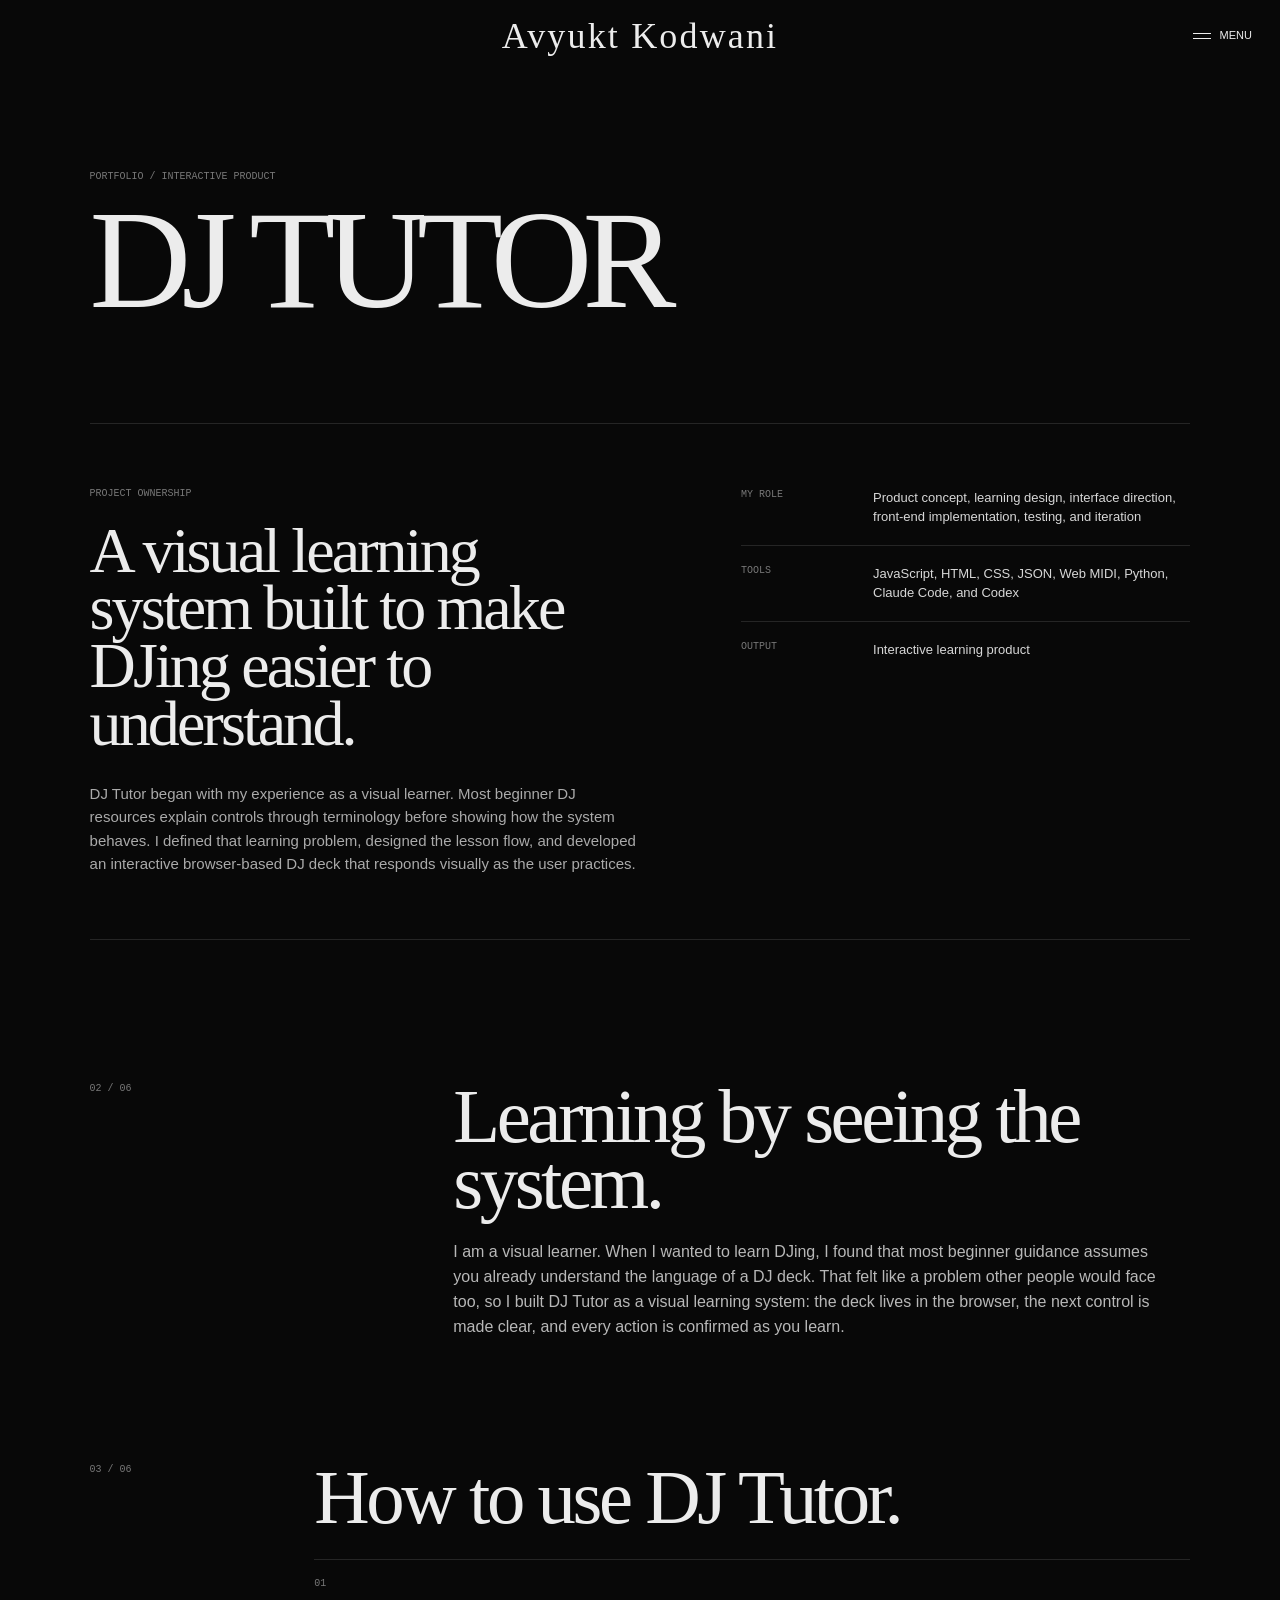
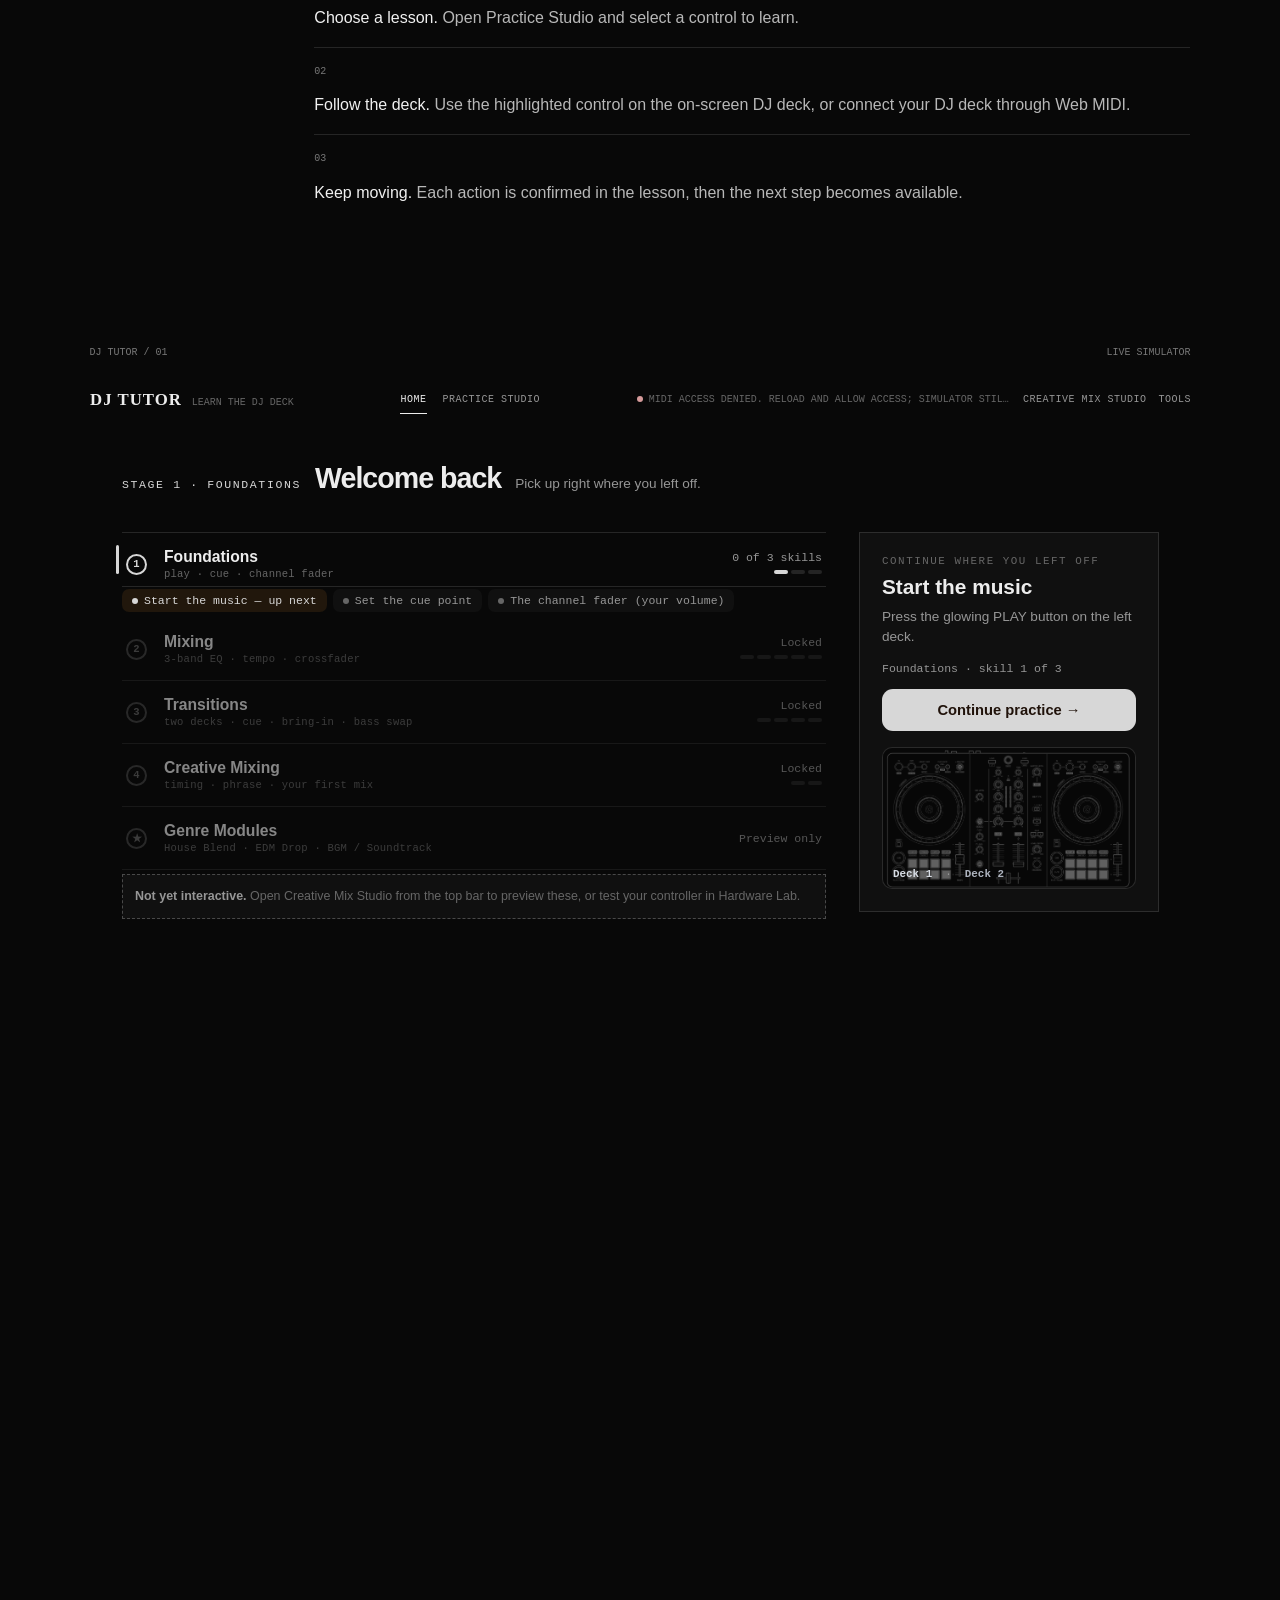
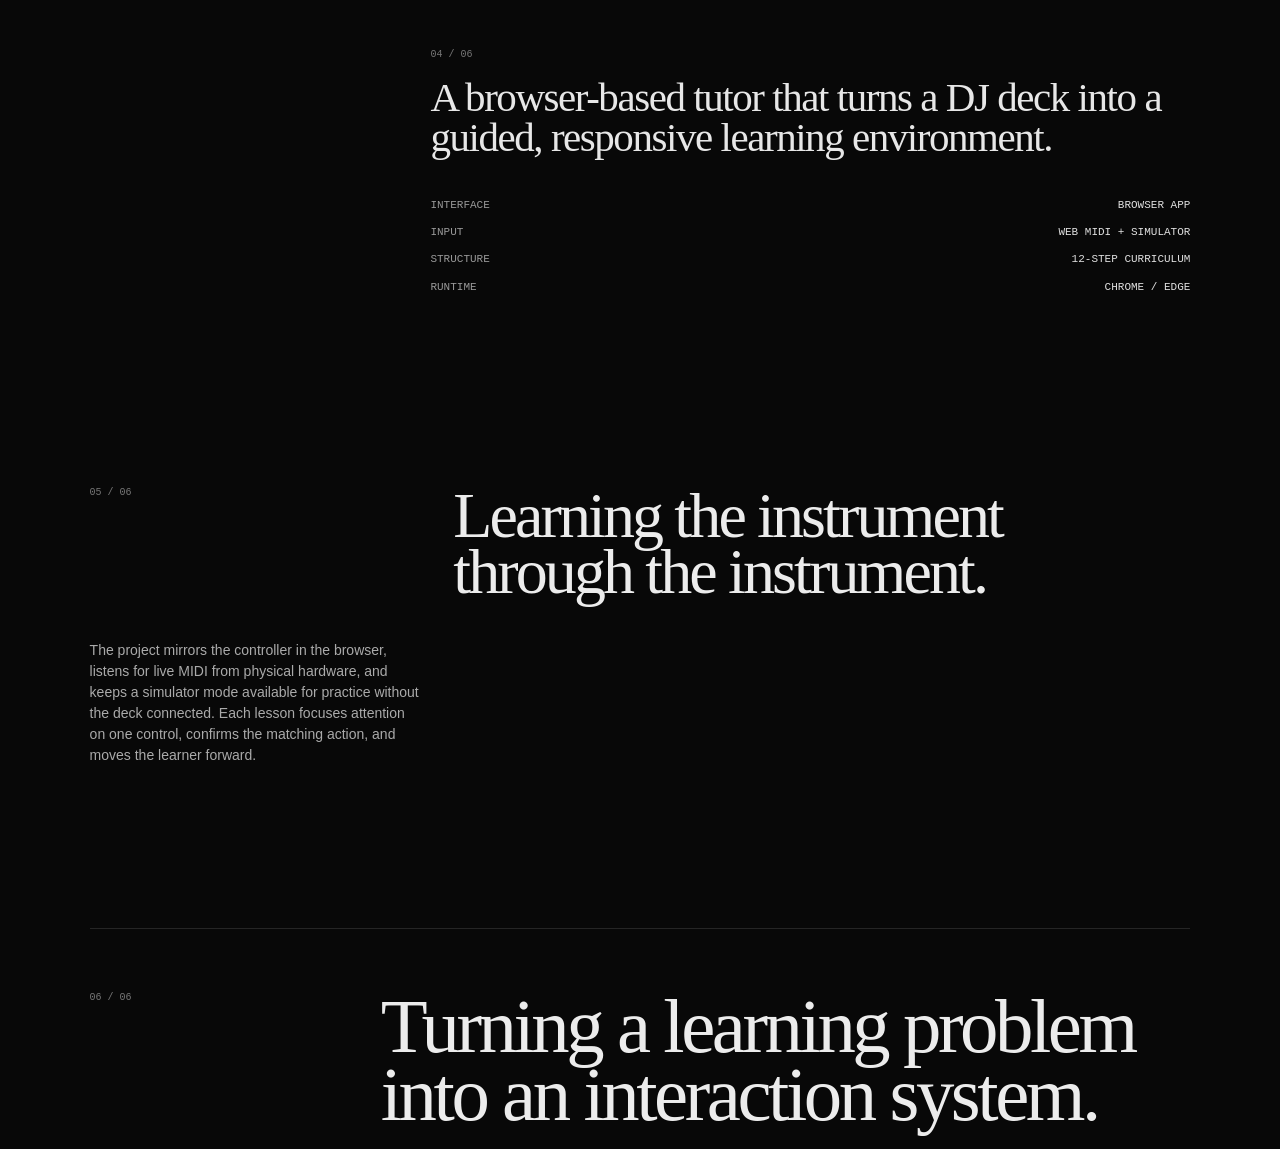
<file: dj-tutor-live/index.html>
<!DOCTYPE html><html lang="en"><head><meta charSet="utf-8"/><meta name="viewport" content="width=device-width, initial-scale=1"/><link rel="stylesheet" href="/_next/static/chunks/0pah.~3zljtrb.css" data-precedence="next"/><link rel="preload" as="script" fetchPriority="low" href="/_next/static/chunks/09zx9jytz~kzr.js"/><script src="/_next/static/chunks/0za~ej4wy.74..js" async=""></script><script src="/_next/static/chunks/05nhy6~.q-rds.js" async=""></script><script src="/_next/static/chunks/0lht7a4i6mgyq.js" async=""></script><script src="/_next/static/chunks/turbopack-0ca-fzfyvueqk.js" async=""></script><script src="/_next/static/chunks/0q5f42vzuig3e.js" async=""></script><script src="/_next/static/chunks/0i33.mlrgcv47.js" async=""></script><script src="/_next/static/chunks/01puh4s23pj21.js" async=""></script><title>Portfolio | D.R.C.A</title><meta name="description" content="A visual portfolio for D.R.C.A and future selected work."/><link rel="icon" href="/favicon.ico?favicon.0x3dzn~oxb6tn.ico" sizes="256x256" type="image/x-icon"/><script src="/_next/static/chunks/03~yq9q893hmn.js" noModule=""></script></head><body><div hidden=""><!--$--><!--/$--></div><main class="route-page flx4-page"><header class="site-header route-header"><a class="site-mark" href="https://akodwani.github.io/">Avyukt Kodwani</a><button class="menu-trigger" type="button" aria-expanded="false"><span class="menu-bars" aria-hidden="true"><i></i><i></i></span><span>Menu</span></button></header><div class="menu-overlay " aria-hidden="true"><nav aria-label="Portfolio navigation"><a href="https://akodwani.github.io/commercial/">D.R.C.A</a><a href="https://akodwani.github.io/dj-tutor-live/">DJ Tutor</a></nav><span class="overlay-note">Selected work / 01</span></div><header class="flx4-intro"><div><p class="route-caption">Portfolio / interactive product</p><h1>DJ Tutor</h1></div></header><section class="project-proof" aria-label="DJ Tutor project ownership and tools"><div class="project-proof-lede"><p class="route-caption">Project ownership</p><h2>A visual learning system built to make DJing easier to understand.</h2><p>DJ Tutor began with my experience as a visual learner. Most beginner DJ resources explain controls through terminology before showing how the system behaves. I defined that learning problem, designed the lesson flow, and developed an interactive browser-based DJ deck that responds visually as the user practices.</p></div><dl class="project-proof-meta"><div><dt>My role</dt><dd>Product concept, learning design, interface direction, front-end implementation, testing, and iteration</dd></div><div><dt>Tools</dt><dd>JavaScript, HTML, CSS, JSON, Web MIDI, Python, Claude Code, and Codex</dd></div><div><dt>Output</dt><dd>Interactive learning product</dd></div></dl></section><section class="flx4-case-study" aria-label="DJ Tutor case study"><p class="drca-copy-index">02 / 06</p><div><h2>Learning by seeing the system.</h2><p>I am a visual learner. When I wanted to learn DJing, I found that most beginner guidance assumes you already understand the language of a DJ deck. That felt like a problem other people would face too, so I built DJ Tutor as a visual learning system: the deck lives in the browser, the next control is made clear, and every action is confirmed as you learn.</p></div></section><section class="flx4-howto" aria-label="How to use DJ Tutor"><p class="drca-copy-index">03 / 06</p><div><h2>How to use DJ Tutor.</h2><ol><li><strong>Choose a lesson.</strong> Open Practice Studio and select a control to learn.</li><li><strong>Follow the deck.</strong> Use the highlighted control on the on-screen DJ deck, or connect your DJ deck through Web MIDI.</li><li><strong>Keep moving.</strong> Each action is confirmed in the lesson, then the next step becomes available.</li></ol></div></section><section class="flx4-feature" aria-label="DJ Tutor project overview"><div class="flx4-live"><div class="flx4-live-label"><span>DJ Tutor / 01</span><span>Live simulator</span></div><iframe class="flx4-live-frame" src="/dj-tutor-app/index.html?skin=drca-v2" title="Interactive DJ Tutor simulator" allow="midi; autoplay" loading="eager"></iframe></div><div class="flx4-summary"><p class="drca-copy-index">04 / 06</p><p class="flx4-lede">A browser-based tutor that turns a DJ deck into a guided, responsive learning environment.</p><dl class="flx4-specs"><div><dt>Interface</dt><dd>Browser app</dd></div><div><dt>Input</dt><dd>Web MIDI + simulator</dd></div><div><dt>Structure</dt><dd>12-step curriculum</dd></div><div><dt>Runtime</dt><dd>Chrome / Edge</dd></div></dl></div></section><section class="flx4-notes"><p class="drca-copy-index">05 / 06</p><h2>Learning the instrument through the instrument.</h2><p>The project mirrors the controller in the browser, listens for live MIDI from physical hardware, and keeps a simulator mode available for practice without the deck connected. Each lesson focuses attention on one control, confirms the matching action, and moves the learner forward.</p></section><section class="project-process project-process-dj" aria-label="DJ Tutor product process"><div class="project-process-heading"><p class="drca-copy-index">06 / 06</p><h2>Turning a learning problem into an interaction system.</h2></div><ol><li><span>01</span><strong>Frame the problem</strong><p>Start with the experience of a beginner who can see a complex deck but does not yet know what each control means.</p></li><li><span>02</span><strong>Make actions visible</strong><p>Break the deck into teachable controls, highlight the next action, and confirm progress immediately rather than relying on abstract instructions.</p></li><li><span>03</span><strong>Support two practice paths</strong><p>Keep the simulator available to everyone while allowing physical hardware to send the same actions through Web MIDI.</p></li><li><span>04</span><strong>Integrate and test</strong><p>Fit the live product into the portfolio without a second page scroller, preserve responsive behavior, and keep the interaction usable in the browser.</p></li></ol></section></main><!--$--><!--/$--><script src="/_next/static/chunks/09zx9jytz~kzr.js" id="_R_" async=""></script><script>(self.__next_f=self.__next_f||[]).push([0])</script><script>self.__next_f.push([1,"1:\"$Sreact.fragment\"\n2:I[22145,[\"/_next/static/chunks/0q5f42vzuig3e.js\",\"/_next/static/chunks/0i33.mlrgcv47.js\"],\"default\"]\n3:I[80315,[\"/_next/static/chunks/0q5f42vzuig3e.js\",\"/_next/static/chunks/0i33.mlrgcv47.js\"],\"default\"]\n5:I[76398,[\"/_next/static/chunks/0q5f42vzuig3e.js\",\"/_next/static/chunks/0i33.mlrgcv47.js\"],\"OutletBoundary\"]\n6:\"$Sreact.suspense\"\n9:I[76398,[\"/_next/static/chunks/0q5f42vzuig3e.js\",\"/_next/static/chunks/0i33.mlrgcv47.js\"],\"ViewportBoundary\"]\nb:I[76398,[\"/_next/static/chunks/0q5f42vzuig3e.js\",\"/_next/static/chunks/0i33.mlrgcv47.js\"],\"MetadataBoundary\"]\nd:I[33980,[\"/_next/static/chunks/0q5f42vzuig3e.js\",\"/_next/static/chunks/0i33.mlrgcv47.js\"],\"default\",1]\n:HL[\"/_next/static/chunks/0pah.~3zljtrb.css\",\"style\"]\n"])</script><script>self.__next_f.push([1,"0:{\"P\":null,\"c\":[\"\",\"dj-tutor-live\",\"\"],\"q\":\"\",\"i\":false,\"f\":[[[\"\",{\"children\":[[\"slug\",\"dj-tutor-live\",\"c\",null],{\"children\":[\"__PAGE__\",{}]}]},\"$undefined\",\"$undefined\",16],[[\"$\",\"$1\",\"c\",{\"children\":[[[\"$\",\"link\",\"0\",{\"rel\":\"stylesheet\",\"href\":\"/_next/static/chunks/0pah.~3zljtrb.css\",\"precedence\":\"next\",\"crossOrigin\":\"$undefined\",\"nonce\":\"$undefined\"}],[\"$\",\"script\",\"script-0\",{\"src\":\"/_next/static/chunks/0q5f42vzuig3e.js\",\"async\":true,\"nonce\":\"$undefined\"}],[\"$\",\"script\",\"script-1\",{\"src\":\"/_next/static/chunks/0i33.mlrgcv47.js\",\"async\":true,\"nonce\":\"$undefined\"}]],[\"$\",\"html\",null,{\"lang\":\"en\",\"children\":[\"$\",\"body\",null,{\"children\":[\"$\",\"$L2\",null,{\"parallelRouterKey\":\"children\",\"error\":\"$undefined\",\"errorStyles\":\"$undefined\",\"errorScripts\":\"$undefined\",\"template\":[\"$\",\"$L3\",null,{}],\"templateStyles\":\"$undefined\",\"templateScripts\":\"$undefined\",\"notFound\":[[[\"$\",\"title\",null,{\"children\":\"404: This page could not be found.\"}],[\"$\",\"div\",null,{\"style\":{\"fontFamily\":\"system-ui,\\\"Segoe UI\\\",Roboto,Helvetica,Arial,sans-serif,\\\"Apple Color Emoji\\\",\\\"Segoe UI Emoji\\\"\",\"height\":\"100vh\",\"textAlign\":\"center\",\"display\":\"flex\",\"flexDirection\":\"column\",\"alignItems\":\"center\",\"justifyContent\":\"center\"},\"children\":[\"$\",\"div\",null,{\"children\":[[\"$\",\"style\",null,{\"dangerouslySetInnerHTML\":{\"__html\":\"body{color:#000;background:#fff;margin:0}.next-error-h1{border-right:1px solid rgba(0,0,0,.3)}@media (prefers-color-scheme:dark){body{color:#fff;background:#000}.next-error-h1{border-right:1px solid rgba(255,255,255,.3)}}\"}}],[\"$\",\"h1\",null,{\"className\":\"next-error-h1\",\"style\":{\"display\":\"inline-block\",\"margin\":\"0 20px 0 0\",\"padding\":\"0 23px 0 0\",\"fontSize\":24,\"fontWeight\":500,\"verticalAlign\":\"top\",\"lineHeight\":\"49px\"},\"children\":404}],[\"$\",\"div\",null,{\"style\":{\"display\":\"inline-block\"},\"children\":[\"$\",\"h2\",null,{\"style\":{\"fontSize\":14,\"fontWeight\":400,\"lineHeight\":\"49px\",\"margin\":0},\"children\":\"This page could not be found.\"}]}]]}]}]],[]],\"forbidden\":\"$undefined\",\"unauthorized\":\"$undefined\"}]}]}]]}],{\"children\":[[\"$\",\"$1\",\"c\",{\"children\":[null,[\"$\",\"$L2\",null,{\"parallelRouterKey\":\"children\",\"error\":\"$undefined\",\"errorStyles\":\"$undefined\",\"errorScripts\":\"$undefined\",\"template\":[\"$\",\"$L3\",null,{}],\"templateStyles\":\"$undefined\",\"templateScripts\":\"$undefined\",\"notFound\":\"$undefined\",\"forbidden\":\"$undefined\",\"unauthorized\":\"$undefined\"}]]}],{\"children\":[[\"$\",\"$1\",\"c\",{\"children\":[\"$L4\",[[\"$\",\"script\",\"script-0\",{\"src\":\"/_next/static/chunks/01puh4s23pj21.js\",\"async\":true,\"nonce\":\"$undefined\"}]],[\"$\",\"$L5\",null,{\"children\":[\"$\",\"$6\",null,{\"name\":\"Next.MetadataOutlet\",\"children\":\"$@7\"}]}]]}],{},null,false,null]},null,false,\"$@8\"]},null,false,null],[\"$\",\"$1\",\"h\",{\"children\":[null,[\"$\",\"$L9\",null,{\"children\":\"$La\"}],[\"$\",\"div\",null,{\"hidden\":true,\"children\":[\"$\",\"$Lb\",null,{\"children\":[\"$\",\"$6\",null,{\"name\":\"Next.Metadata\",\"children\":\"$Lc\"}]}]}],null]}],false]],\"m\":\"$undefined\",\"G\":[\"$d\",[[\"$\",\"link\",\"0\",{\"rel\":\"stylesheet\",\"href\":\"/_next/static/chunks/0pah.~3zljtrb.css\",\"precedence\":\"next\",\"crossOrigin\":\"$undefined\",\"nonce\":\"$undefined\"}]]],\"S\":true,\"h\":null,\"s\":\"$undefined\",\"l\":\"$undefined\",\"p\":\"$undefined\",\"d\":\"$undefined\",\"b\":\"OgXbynL9IzgotW4Bijk2K\"}\n"])</script><script>self.__next_f.push([1,"e:[]\n8:\"$We\"\n"])</script><script>self.__next_f.push([1,"f:I[6685,[\"/_next/static/chunks/0q5f42vzuig3e.js\",\"/_next/static/chunks/0i33.mlrgcv47.js\",\"/_next/static/chunks/01puh4s23pj21.js\"],\"SiteHeader\"]\n10:I[54116,[\"/_next/static/chunks/0q5f42vzuig3e.js\",\"/_next/static/chunks/0i33.mlrgcv47.js\",\"/_next/static/chunks/01puh4s23pj21.js\"],\"default\"]\n"])</script><script>self.__next_f.push([1,"4:[\"$\",\"main\",null,{\"className\":\"route-page flx4-page\",\"children\":[[\"$\",\"$Lf\",null,{}],[\"$\",\"header\",null,{\"className\":\"flx4-intro\",\"children\":[\"$\",\"div\",null,{\"children\":[[\"$\",\"p\",null,{\"className\":\"route-caption\",\"children\":\"Portfolio / interactive product\"}],[\"$\",\"h1\",null,{\"children\":\"DJ Tutor\"}]]}]}],[\"$\",\"section\",null,{\"className\":\"project-proof\",\"aria-label\":\"DJ Tutor project ownership and tools\",\"children\":[[\"$\",\"div\",null,{\"className\":\"project-proof-lede\",\"children\":[[\"$\",\"p\",null,{\"className\":\"route-caption\",\"children\":\"Project ownership\"}],[\"$\",\"h2\",null,{\"children\":\"A visual learning system built to make DJing easier to understand.\"}],[\"$\",\"p\",null,{\"children\":\"DJ Tutor began with my experience as a visual learner. Most beginner DJ resources explain controls through terminology before showing how the system behaves. I defined that learning problem, designed the lesson flow, and developed an interactive browser-based DJ deck that responds visually as the user practices.\"}]]}],[\"$\",\"dl\",null,{\"className\":\"project-proof-meta\",\"children\":[[\"$\",\"div\",null,{\"children\":[[\"$\",\"dt\",null,{\"children\":\"My role\"}],[\"$\",\"dd\",null,{\"children\":\"Product concept, learning design, interface direction, front-end implementation, testing, and iteration\"}]]}],[\"$\",\"div\",null,{\"children\":[[\"$\",\"dt\",null,{\"children\":\"Tools\"}],[\"$\",\"dd\",null,{\"children\":\"JavaScript, HTML, CSS, JSON, Web MIDI, Python, Claude Code, and Codex\"}]]}],[\"$\",\"div\",null,{\"children\":[[\"$\",\"dt\",null,{\"children\":\"Output\"}],[\"$\",\"dd\",null,{\"children\":\"Interactive learning product\"}]]}]]}]]}],[\"$\",\"section\",null,{\"className\":\"flx4-case-study\",\"aria-label\":\"DJ Tutor case study\",\"children\":[[\"$\",\"p\",null,{\"className\":\"drca-copy-index\",\"children\":\"02 / 06\"}],[\"$\",\"div\",null,{\"children\":[[\"$\",\"h2\",null,{\"children\":\"Learning by seeing the system.\"}],[\"$\",\"p\",null,{\"children\":\"I am a visual learner. When I wanted to learn DJing, I found that most beginner guidance assumes you already understand the language of a DJ deck. That felt like a problem other people would face too, so I built DJ Tutor as a visual learning system: the deck lives in the browser, the next control is made clear, and every action is confirmed as you learn.\"}]]}]]}],[\"$\",\"section\",null,{\"className\":\"flx4-howto\",\"aria-label\":\"How to use DJ Tutor\",\"children\":[[\"$\",\"p\",null,{\"className\":\"drca-copy-index\",\"children\":\"03 / 06\"}],[\"$\",\"div\",null,{\"children\":[[\"$\",\"h2\",null,{\"children\":\"How to use DJ Tutor.\"}],[\"$\",\"ol\",null,{\"children\":[[\"$\",\"li\",null,{\"children\":[[\"$\",\"strong\",null,{\"children\":\"Choose a lesson.\"}],\" Open Practice Studio and select a control to learn.\"]}],[\"$\",\"li\",null,{\"children\":[[\"$\",\"strong\",null,{\"children\":\"Follow the deck.\"}],\" Use the highlighted control on the on-screen DJ deck, or connect your DJ deck through Web MIDI.\"]}],[\"$\",\"li\",null,{\"children\":[[\"$\",\"strong\",null,{\"children\":\"Keep moving.\"}],\" Each action is confirmed in the lesson, then the next step becomes available.\"]}]]}]]}]]}],[\"$\",\"section\",null,{\"className\":\"flx4-feature\",\"aria-label\":\"DJ Tutor project overview\",\"children\":[[\"$\",\"div\",null,{\"className\":\"flx4-live\",\"children\":[[\"$\",\"div\",null,{\"className\":\"flx4-live-label\",\"children\":[[\"$\",\"span\",null,{\"children\":\"DJ Tutor / 01\"}],[\"$\",\"span\",null,{\"children\":\"Live simulator\"}]]}],[\"$\",\"$L10\",null,{}]]}],[\"$\",\"div\",null,{\"className\":\"flx4-summary\",\"children\":[[\"$\",\"p\",null,{\"className\":\"drca-copy-index\",\"children\":\"04 / 06\"}],[\"$\",\"p\",null,{\"className\":\"flx4-lede\",\"children\":\"A browser-based tutor that turns a DJ deck into a guided, responsive learning environment.\"}],[\"$\",\"dl\",null,{\"className\":\"flx4-specs\",\"children\":[[\"$\",\"div\",null,{\"children\":[[\"$\",\"dt\",null,{\"children\":\"Interface\"}],[\"$\",\"dd\",null,{\"children\":\"Browser app\"}]]}],[\"$\",\"div\",null,{\"children\":[[\"$\",\"dt\",null,{\"children\":\"Input\"}],[\"$\",\"dd\",null,{\"children\":\"Web MIDI + simulator\"}]]}],[\"$\",\"div\",null,{\"children\":[[\"$\",\"dt\",null,{\"children\":\"Structure\"}],[\"$\",\"dd\",null,{\"children\":\"12-step curriculum\"}]]}],[\"$\",\"div\",null,{\"children\":[[\"$\",\"dt\",null,{\"children\":\"Runtime\"}],[\"$\",\"dd\",null,{\"children\":\"Chrome / Edge\"}]]}]]}]]}]]}],[\"$\",\"section\",null,{\"className\":\"flx4-notes\",\"children\":[[\"$\",\"p\",null,{\"className\":\"drca-copy-index\",\"children\":\"05 / 06\"}],[\"$\",\"h2\",null,{\"children\":\"Learning the instrument through the instrument.\"}],[\"$\",\"p\",null,{\"children\":\"The project mirrors the controller in the browser, listens for live MIDI from physical hardware, and keeps a simulator mode available for practice without the deck connected. Each lesson focuses attention on one control, confirms the matching action, and moves the learner forward.\"}]]}],\"$L11\"]}]\n"])</script><script>self.__next_f.push([1,"11:[\"$\",\"section\",null,{\"className\":\"project-process project-process-dj\",\"aria-label\":\"DJ Tutor product process\",\"children\":[[\"$\",\"div\",null,{\"className\":\"project-process-heading\",\"children\":[[\"$\",\"p\",null,{\"className\":\"drca-copy-index\",\"children\":\"06 / 06\"}],[\"$\",\"h2\",null,{\"children\":\"Turning a learning problem into an interaction system.\"}]]}],[\"$\",\"ol\",null,{\"children\":[[\"$\",\"li\",null,{\"children\":[[\"$\",\"span\",null,{\"children\":\"01\"}],[\"$\",\"strong\",null,{\"children\":\"Frame the problem\"}],[\"$\",\"p\",null,{\"children\":\"Start with the experience of a beginner who can see a complex deck but does not yet know what each control means.\"}]]}],[\"$\",\"li\",null,{\"children\":[[\"$\",\"span\",null,{\"children\":\"02\"}],[\"$\",\"strong\",null,{\"children\":\"Make actions visible\"}],[\"$\",\"p\",null,{\"children\":\"Break the deck into teachable controls, highlight the next action, and confirm progress immediately rather than relying on abstract instructions.\"}]]}],[\"$\",\"li\",null,{\"children\":[[\"$\",\"span\",null,{\"children\":\"03\"}],[\"$\",\"strong\",null,{\"children\":\"Support two practice paths\"}],[\"$\",\"p\",null,{\"children\":\"Keep the simulator available to everyone while allowing physical hardware to send the same actions through Web MIDI.\"}]]}],[\"$\",\"li\",null,{\"children\":[[\"$\",\"span\",null,{\"children\":\"04\"}],[\"$\",\"strong\",null,{\"children\":\"Integrate and test\"}],[\"$\",\"p\",null,{\"children\":\"Fit the live product into the portfolio without a second page scroller, preserve responsive behavior, and keep the interaction usable in the browser.\"}]]}]]}]]}]\n"])</script><script>self.__next_f.push([1,"a:[[\"$\",\"meta\",\"0\",{\"charSet\":\"utf-8\"}],[\"$\",\"meta\",\"1\",{\"name\":\"viewport\",\"content\":\"width=device-width, initial-scale=1\"}]]\n"])</script><script>self.__next_f.push([1,"12:I[2353,[\"/_next/static/chunks/0q5f42vzuig3e.js\",\"/_next/static/chunks/0i33.mlrgcv47.js\"],\"IconMark\"]\n7:null\nc:[[\"$\",\"title\",\"0\",{\"children\":\"Portfolio | D.R.C.A\"}],[\"$\",\"meta\",\"1\",{\"name\":\"description\",\"content\":\"A visual portfolio for D.R.C.A and future selected work.\"}],[\"$\",\"link\",\"2\",{\"rel\":\"icon\",\"href\":\"/favicon.ico?favicon.0x3dzn~oxb6tn.ico\",\"sizes\":\"256x256\",\"type\":\"image/x-icon\"}],[\"$\",\"$L12\",\"3\",{}]]\n"])</script></body></html>
</file>
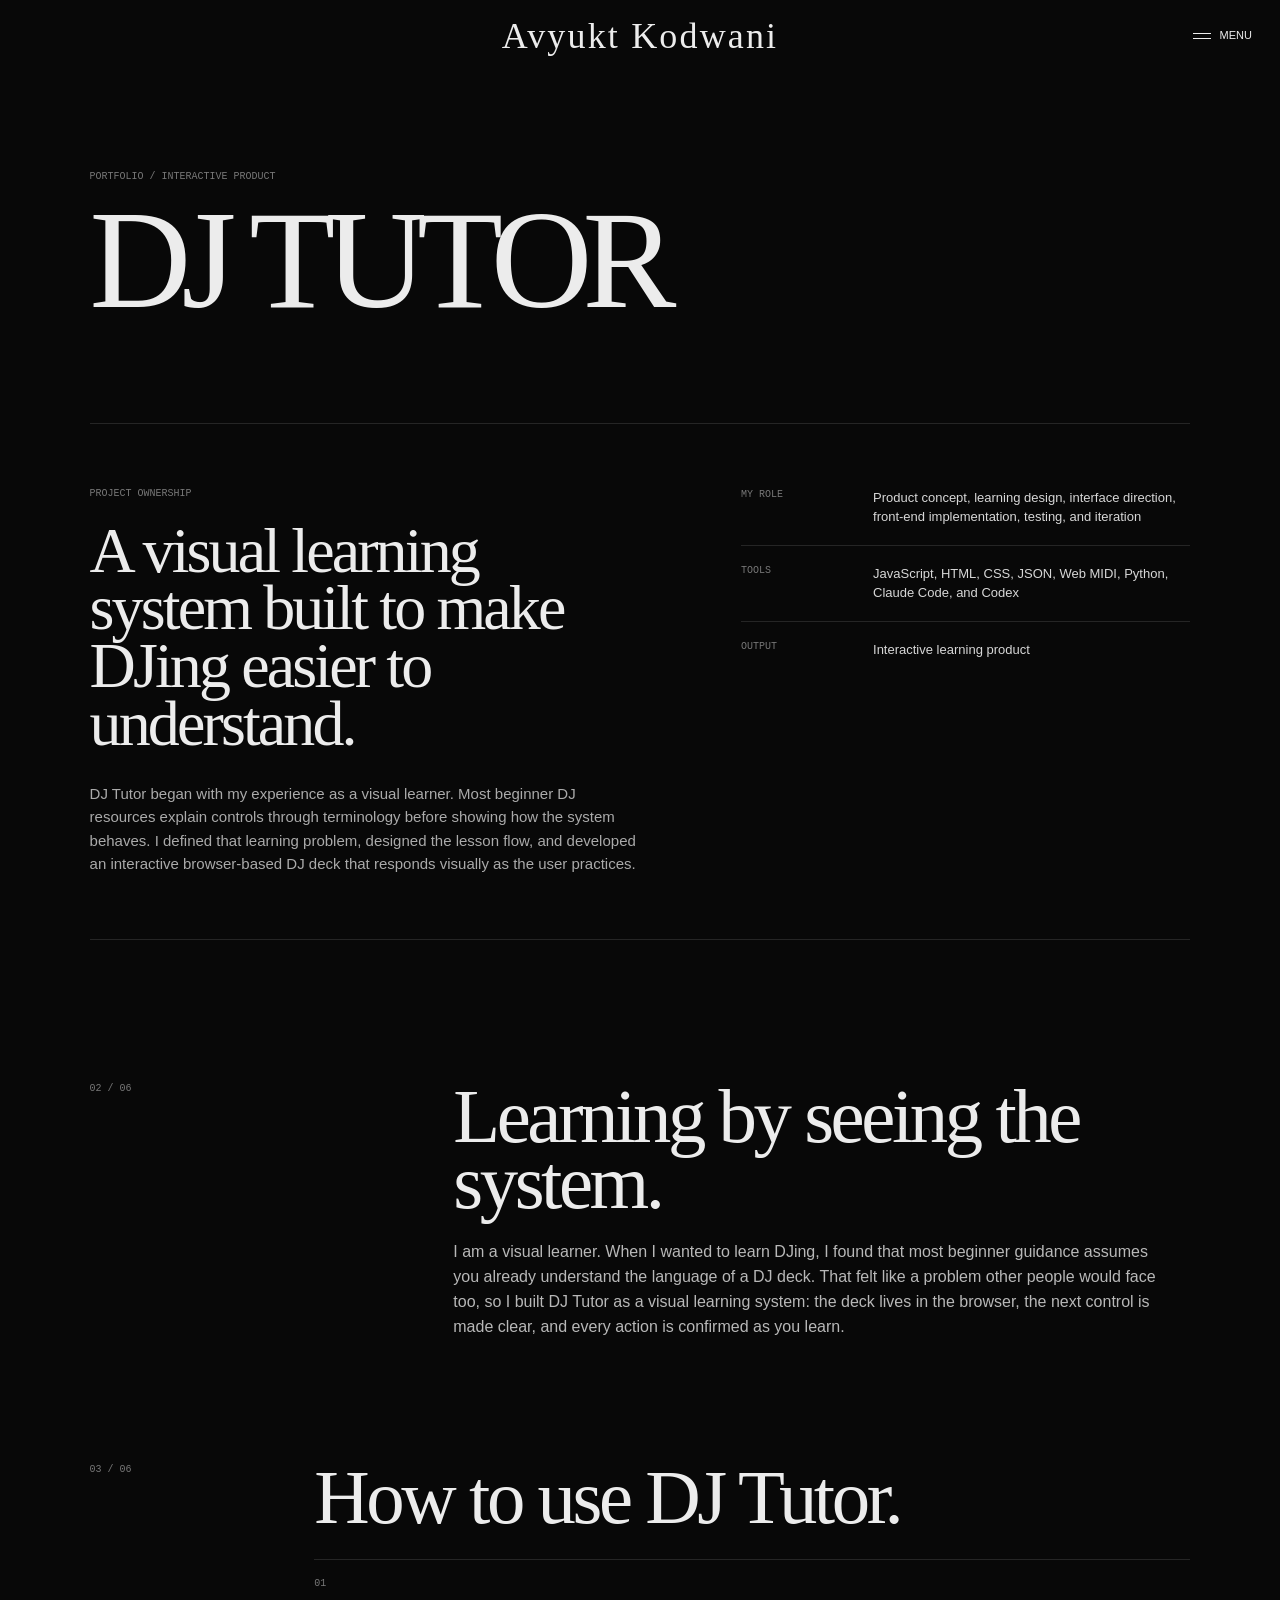
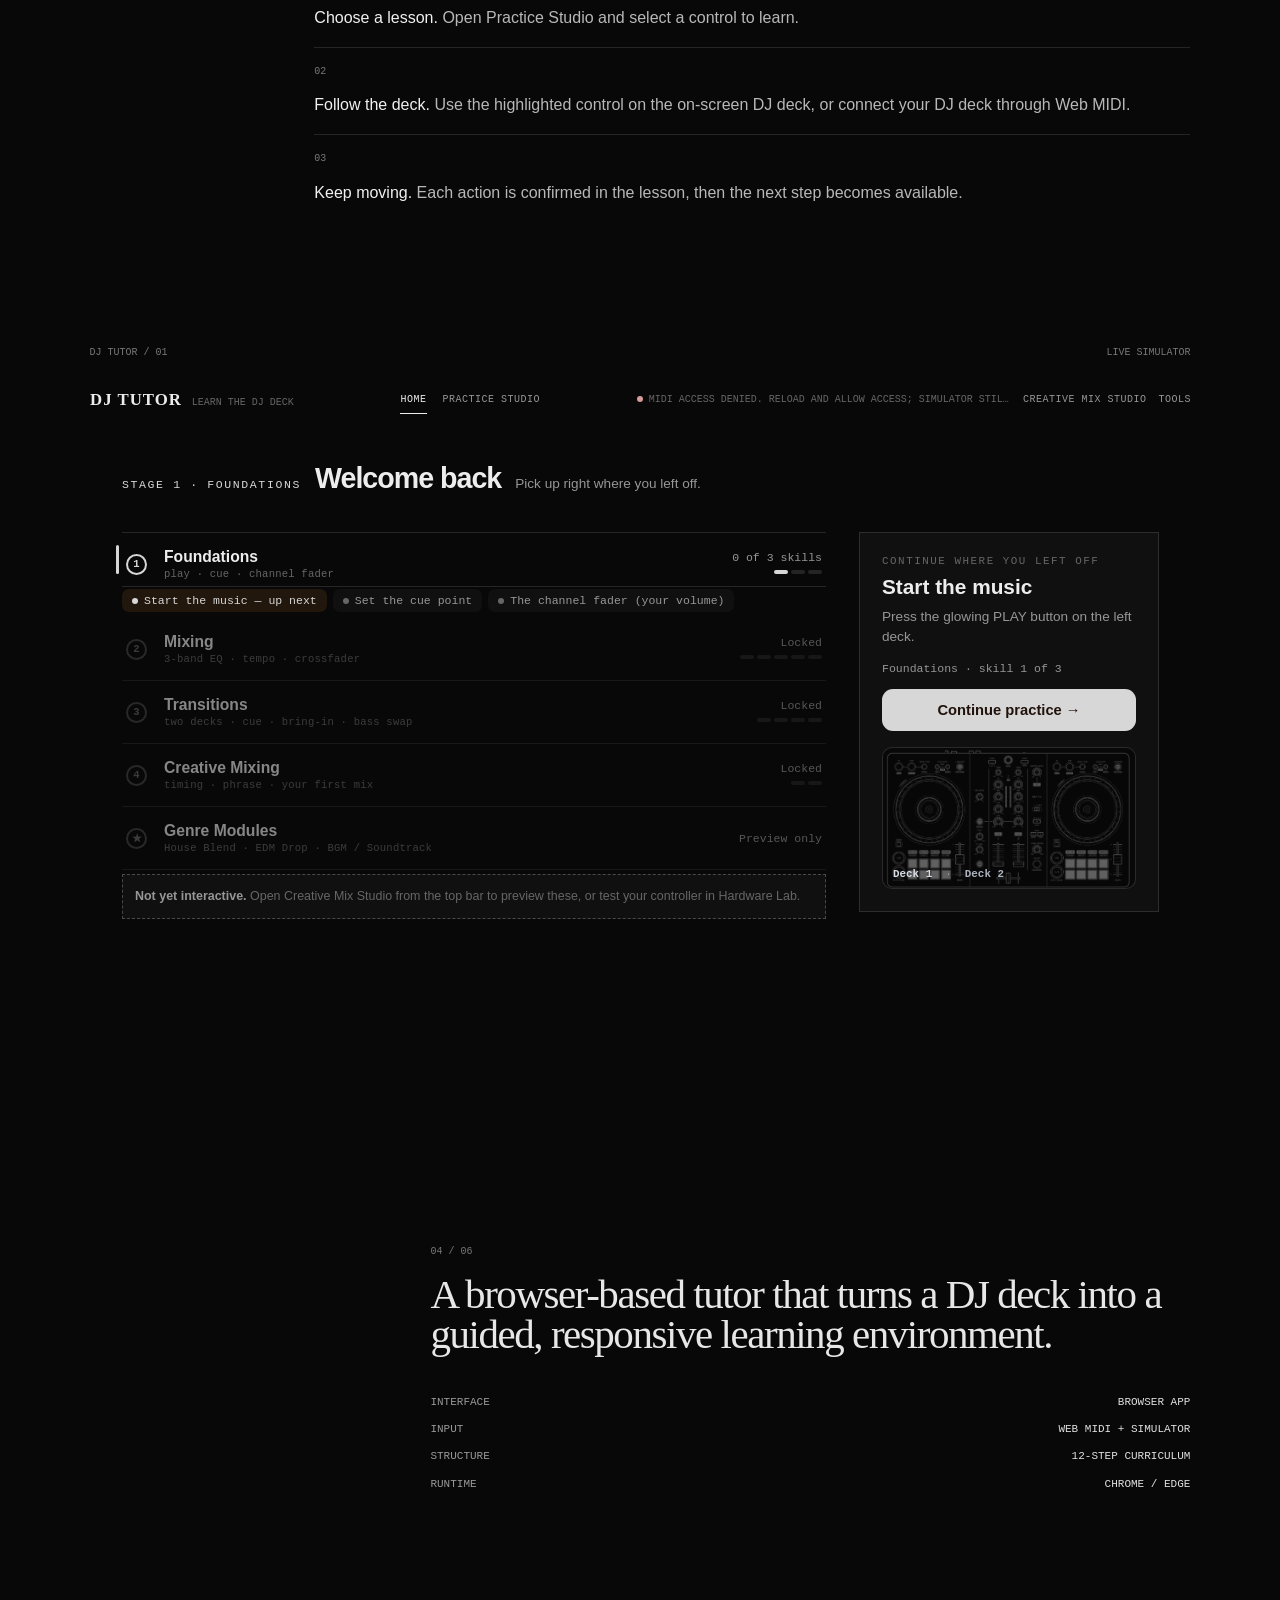
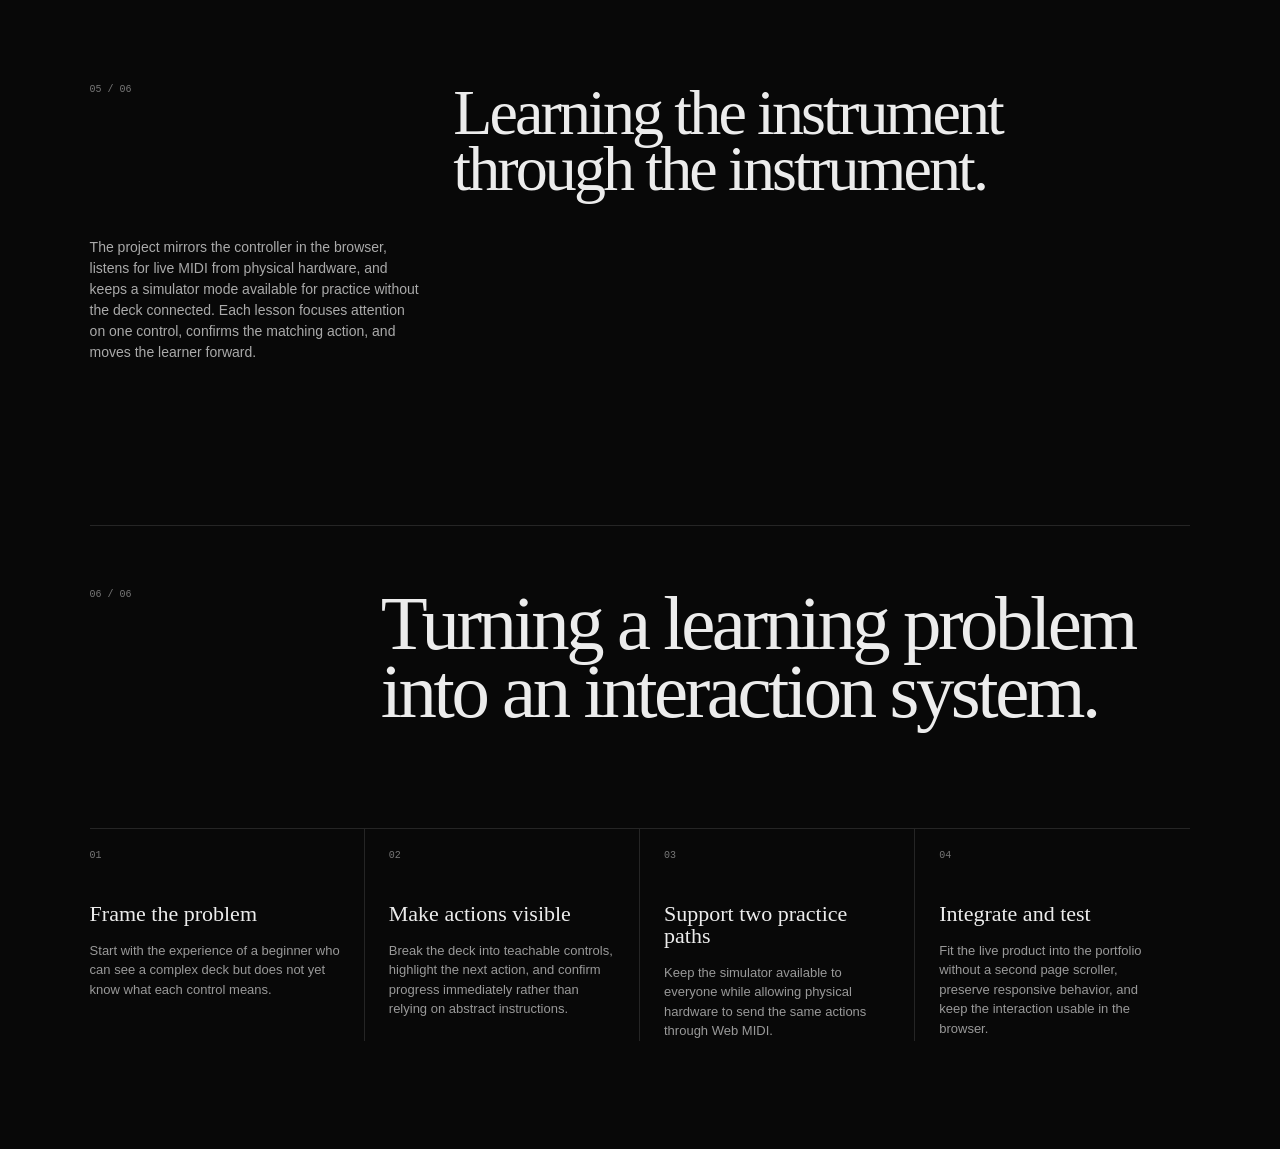
<file: dj-tutor/index.html>
<!DOCTYPE html><html lang="en"><head><meta charSet="utf-8"/><meta name="viewport" content="width=device-width, initial-scale=1"/><link rel="stylesheet" href="/_next/static/chunks/0pah.~3zljtrb.css" data-precedence="next"/><link rel="preload" as="script" fetchPriority="low" href="/_next/static/chunks/09zx9jytz~kzr.js"/><script src="/_next/static/chunks/0za~ej4wy.74..js" async=""></script><script src="/_next/static/chunks/05nhy6~.q-rds.js" async=""></script><script src="/_next/static/chunks/0lht7a4i6mgyq.js" async=""></script><script src="/_next/static/chunks/turbopack-0ca-fzfyvueqk.js" async=""></script><script src="/_next/static/chunks/0q5f42vzuig3e.js" async=""></script><script src="/_next/static/chunks/0i33.mlrgcv47.js" async=""></script><script src="/_next/static/chunks/01puh4s23pj21.js" async=""></script><title>Portfolio | D.R.C.A</title><meta name="description" content="A visual portfolio for D.R.C.A and future selected work."/><link rel="icon" href="/favicon.ico?favicon.0x3dzn~oxb6tn.ico" sizes="256x256" type="image/x-icon"/><script src="/_next/static/chunks/03~yq9q893hmn.js" noModule=""></script></head><body><div hidden=""><!--$--><!--/$--></div><main class="route-page flx4-page"><header class="site-header route-header"><a class="site-mark" href="https://akodwani.github.io/">Avyukt Kodwani</a><button class="menu-trigger" type="button" aria-expanded="false"><span class="menu-bars" aria-hidden="true"><i></i><i></i></span><span>Menu</span></button></header><div class="menu-overlay " aria-hidden="true"><nav aria-label="Portfolio navigation"><a href="https://akodwani.github.io/commercial/">D.R.C.A</a><a href="https://akodwani.github.io/dj-tutor-live/">DJ Tutor</a></nav><span class="overlay-note">Selected work / 01</span></div><header class="flx4-intro"><div><p class="route-caption">Portfolio / interactive product</p><h1>DJ Tutor</h1></div></header><section class="project-proof" aria-label="DJ Tutor project ownership and tools"><div class="project-proof-lede"><p class="route-caption">Project ownership</p><h2>A visual learning system built to make DJing easier to understand.</h2><p>DJ Tutor began with my experience as a visual learner. Most beginner DJ resources explain controls through terminology before showing how the system behaves. I defined that learning problem, designed the lesson flow, and developed an interactive browser-based DJ deck that responds visually as the user practices.</p></div><dl class="project-proof-meta"><div><dt>My role</dt><dd>Product concept, learning design, interface direction, front-end implementation, testing, and iteration</dd></div><div><dt>Tools</dt><dd>JavaScript, HTML, CSS, JSON, Web MIDI, Python, Claude Code, and Codex</dd></div><div><dt>Output</dt><dd>Interactive learning product</dd></div></dl></section><section class="flx4-case-study" aria-label="DJ Tutor case study"><p class="drca-copy-index">02 / 06</p><div><h2>Learning by seeing the system.</h2><p>I am a visual learner. When I wanted to learn DJing, I found that most beginner guidance assumes you already understand the language of a DJ deck. That felt like a problem other people would face too, so I built DJ Tutor as a visual learning system: the deck lives in the browser, the next control is made clear, and every action is confirmed as you learn.</p></div></section><section class="flx4-howto" aria-label="How to use DJ Tutor"><p class="drca-copy-index">03 / 06</p><div><h2>How to use DJ Tutor.</h2><ol><li><strong>Choose a lesson.</strong> Open Practice Studio and select a control to learn.</li><li><strong>Follow the deck.</strong> Use the highlighted control on the on-screen DJ deck, or connect your DJ deck through Web MIDI.</li><li><strong>Keep moving.</strong> Each action is confirmed in the lesson, then the next step becomes available.</li></ol></div></section><section class="flx4-feature" aria-label="DJ Tutor project overview"><div class="flx4-live"><div class="flx4-live-label"><span>DJ Tutor / 01</span><span>Live simulator</span></div><iframe class="flx4-live-frame" src="/dj-tutor-app/index.html?skin=drca-v2" title="Interactive DJ Tutor simulator" allow="midi; autoplay" loading="eager"></iframe></div><div class="flx4-summary"><p class="drca-copy-index">04 / 06</p><p class="flx4-lede">A browser-based tutor that turns a DJ deck into a guided, responsive learning environment.</p><dl class="flx4-specs"><div><dt>Interface</dt><dd>Browser app</dd></div><div><dt>Input</dt><dd>Web MIDI + simulator</dd></div><div><dt>Structure</dt><dd>12-step curriculum</dd></div><div><dt>Runtime</dt><dd>Chrome / Edge</dd></div></dl></div></section><section class="flx4-notes"><p class="drca-copy-index">05 / 06</p><h2>Learning the instrument through the instrument.</h2><p>The project mirrors the controller in the browser, listens for live MIDI from physical hardware, and keeps a simulator mode available for practice without the deck connected. Each lesson focuses attention on one control, confirms the matching action, and moves the learner forward.</p></section><section class="project-process project-process-dj" aria-label="DJ Tutor product process"><div class="project-process-heading"><p class="drca-copy-index">06 / 06</p><h2>Turning a learning problem into an interaction system.</h2></div><ol><li><span>01</span><strong>Frame the problem</strong><p>Start with the experience of a beginner who can see a complex deck but does not yet know what each control means.</p></li><li><span>02</span><strong>Make actions visible</strong><p>Break the deck into teachable controls, highlight the next action, and confirm progress immediately rather than relying on abstract instructions.</p></li><li><span>03</span><strong>Support two practice paths</strong><p>Keep the simulator available to everyone while allowing physical hardware to send the same actions through Web MIDI.</p></li><li><span>04</span><strong>Integrate and test</strong><p>Fit the live product into the portfolio without a second page scroller, preserve responsive behavior, and keep the interaction usable in the browser.</p></li></ol></section></main><!--$--><!--/$--><script src="/_next/static/chunks/09zx9jytz~kzr.js" id="_R_" async=""></script><script>(self.__next_f=self.__next_f||[]).push([0])</script><script>self.__next_f.push([1,"1:\"$Sreact.fragment\"\n2:I[22145,[\"/_next/static/chunks/0q5f42vzuig3e.js\",\"/_next/static/chunks/0i33.mlrgcv47.js\"],\"default\"]\n3:I[80315,[\"/_next/static/chunks/0q5f42vzuig3e.js\",\"/_next/static/chunks/0i33.mlrgcv47.js\"],\"default\"]\n5:I[76398,[\"/_next/static/chunks/0q5f42vzuig3e.js\",\"/_next/static/chunks/0i33.mlrgcv47.js\"],\"OutletBoundary\"]\n6:\"$Sreact.suspense\"\n9:I[76398,[\"/_next/static/chunks/0q5f42vzuig3e.js\",\"/_next/static/chunks/0i33.mlrgcv47.js\"],\"ViewportBoundary\"]\nb:I[76398,[\"/_next/static/chunks/0q5f42vzuig3e.js\",\"/_next/static/chunks/0i33.mlrgcv47.js\"],\"MetadataBoundary\"]\nd:I[33980,[\"/_next/static/chunks/0q5f42vzuig3e.js\",\"/_next/static/chunks/0i33.mlrgcv47.js\"],\"default\",1]\n:HL[\"/_next/static/chunks/0pah.~3zljtrb.css\",\"style\"]\n"])</script><script>self.__next_f.push([1,"0:{\"P\":null,\"c\":[\"\",\"dj-tutor\",\"\"],\"q\":\"\",\"i\":false,\"f\":[[[\"\",{\"children\":[[\"slug\",\"dj-tutor\",\"c\",null],{\"children\":[\"__PAGE__\",{}]}]},\"$undefined\",\"$undefined\",16],[[\"$\",\"$1\",\"c\",{\"children\":[[[\"$\",\"link\",\"0\",{\"rel\":\"stylesheet\",\"href\":\"/_next/static/chunks/0pah.~3zljtrb.css\",\"precedence\":\"next\",\"crossOrigin\":\"$undefined\",\"nonce\":\"$undefined\"}],[\"$\",\"script\",\"script-0\",{\"src\":\"/_next/static/chunks/0q5f42vzuig3e.js\",\"async\":true,\"nonce\":\"$undefined\"}],[\"$\",\"script\",\"script-1\",{\"src\":\"/_next/static/chunks/0i33.mlrgcv47.js\",\"async\":true,\"nonce\":\"$undefined\"}]],[\"$\",\"html\",null,{\"lang\":\"en\",\"children\":[\"$\",\"body\",null,{\"children\":[\"$\",\"$L2\",null,{\"parallelRouterKey\":\"children\",\"error\":\"$undefined\",\"errorStyles\":\"$undefined\",\"errorScripts\":\"$undefined\",\"template\":[\"$\",\"$L3\",null,{}],\"templateStyles\":\"$undefined\",\"templateScripts\":\"$undefined\",\"notFound\":[[[\"$\",\"title\",null,{\"children\":\"404: This page could not be found.\"}],[\"$\",\"div\",null,{\"style\":{\"fontFamily\":\"system-ui,\\\"Segoe UI\\\",Roboto,Helvetica,Arial,sans-serif,\\\"Apple Color Emoji\\\",\\\"Segoe UI Emoji\\\"\",\"height\":\"100vh\",\"textAlign\":\"center\",\"display\":\"flex\",\"flexDirection\":\"column\",\"alignItems\":\"center\",\"justifyContent\":\"center\"},\"children\":[\"$\",\"div\",null,{\"children\":[[\"$\",\"style\",null,{\"dangerouslySetInnerHTML\":{\"__html\":\"body{color:#000;background:#fff;margin:0}.next-error-h1{border-right:1px solid rgba(0,0,0,.3)}@media (prefers-color-scheme:dark){body{color:#fff;background:#000}.next-error-h1{border-right:1px solid rgba(255,255,255,.3)}}\"}}],[\"$\",\"h1\",null,{\"className\":\"next-error-h1\",\"style\":{\"display\":\"inline-block\",\"margin\":\"0 20px 0 0\",\"padding\":\"0 23px 0 0\",\"fontSize\":24,\"fontWeight\":500,\"verticalAlign\":\"top\",\"lineHeight\":\"49px\"},\"children\":404}],[\"$\",\"div\",null,{\"style\":{\"display\":\"inline-block\"},\"children\":[\"$\",\"h2\",null,{\"style\":{\"fontSize\":14,\"fontWeight\":400,\"lineHeight\":\"49px\",\"margin\":0},\"children\":\"This page could not be found.\"}]}]]}]}]],[]],\"forbidden\":\"$undefined\",\"unauthorized\":\"$undefined\"}]}]}]]}],{\"children\":[[\"$\",\"$1\",\"c\",{\"children\":[null,[\"$\",\"$L2\",null,{\"parallelRouterKey\":\"children\",\"error\":\"$undefined\",\"errorStyles\":\"$undefined\",\"errorScripts\":\"$undefined\",\"template\":[\"$\",\"$L3\",null,{}],\"templateStyles\":\"$undefined\",\"templateScripts\":\"$undefined\",\"notFound\":\"$undefined\",\"forbidden\":\"$undefined\",\"unauthorized\":\"$undefined\"}]]}],{\"children\":[[\"$\",\"$1\",\"c\",{\"children\":[\"$L4\",[[\"$\",\"script\",\"script-0\",{\"src\":\"/_next/static/chunks/01puh4s23pj21.js\",\"async\":true,\"nonce\":\"$undefined\"}]],[\"$\",\"$L5\",null,{\"children\":[\"$\",\"$6\",null,{\"name\":\"Next.MetadataOutlet\",\"children\":\"$@7\"}]}]]}],{},null,false,null]},null,false,\"$@8\"]},null,false,null],[\"$\",\"$1\",\"h\",{\"children\":[null,[\"$\",\"$L9\",null,{\"children\":\"$La\"}],[\"$\",\"div\",null,{\"hidden\":true,\"children\":[\"$\",\"$Lb\",null,{\"children\":[\"$\",\"$6\",null,{\"name\":\"Next.Metadata\",\"children\":\"$Lc\"}]}]}],null]}],false]],\"m\":\"$undefined\",\"G\":[\"$d\",[[\"$\",\"link\",\"0\",{\"rel\":\"stylesheet\",\"href\":\"/_next/static/chunks/0pah.~3zljtrb.css\",\"precedence\":\"next\",\"crossOrigin\":\"$undefined\",\"nonce\":\"$undefined\"}]]],\"S\":true,\"h\":null,\"s\":\"$undefined\",\"l\":\"$undefined\",\"p\":\"$undefined\",\"d\":\"$undefined\",\"b\":\"OgXbynL9IzgotW4Bijk2K\"}\n"])</script><script>self.__next_f.push([1,"e:[]\n8:\"$We\"\n"])</script><script>self.__next_f.push([1,"f:I[6685,[\"/_next/static/chunks/0q5f42vzuig3e.js\",\"/_next/static/chunks/0i33.mlrgcv47.js\",\"/_next/static/chunks/01puh4s23pj21.js\"],\"SiteHeader\"]\n10:I[54116,[\"/_next/static/chunks/0q5f42vzuig3e.js\",\"/_next/static/chunks/0i33.mlrgcv47.js\",\"/_next/static/chunks/01puh4s23pj21.js\"],\"default\"]\n"])</script><script>self.__next_f.push([1,"4:[\"$\",\"main\",null,{\"className\":\"route-page flx4-page\",\"children\":[[\"$\",\"$Lf\",null,{}],[\"$\",\"header\",null,{\"className\":\"flx4-intro\",\"children\":[\"$\",\"div\",null,{\"children\":[[\"$\",\"p\",null,{\"className\":\"route-caption\",\"children\":\"Portfolio / interactive product\"}],[\"$\",\"h1\",null,{\"children\":\"DJ Tutor\"}]]}]}],[\"$\",\"section\",null,{\"className\":\"project-proof\",\"aria-label\":\"DJ Tutor project ownership and tools\",\"children\":[[\"$\",\"div\",null,{\"className\":\"project-proof-lede\",\"children\":[[\"$\",\"p\",null,{\"className\":\"route-caption\",\"children\":\"Project ownership\"}],[\"$\",\"h2\",null,{\"children\":\"A visual learning system built to make DJing easier to understand.\"}],[\"$\",\"p\",null,{\"children\":\"DJ Tutor began with my experience as a visual learner. Most beginner DJ resources explain controls through terminology before showing how the system behaves. I defined that learning problem, designed the lesson flow, and developed an interactive browser-based DJ deck that responds visually as the user practices.\"}]]}],[\"$\",\"dl\",null,{\"className\":\"project-proof-meta\",\"children\":[[\"$\",\"div\",null,{\"children\":[[\"$\",\"dt\",null,{\"children\":\"My role\"}],[\"$\",\"dd\",null,{\"children\":\"Product concept, learning design, interface direction, front-end implementation, testing, and iteration\"}]]}],[\"$\",\"div\",null,{\"children\":[[\"$\",\"dt\",null,{\"children\":\"Tools\"}],[\"$\",\"dd\",null,{\"children\":\"JavaScript, HTML, CSS, JSON, Web MIDI, Python, Claude Code, and Codex\"}]]}],[\"$\",\"div\",null,{\"children\":[[\"$\",\"dt\",null,{\"children\":\"Output\"}],[\"$\",\"dd\",null,{\"children\":\"Interactive learning product\"}]]}]]}]]}],[\"$\",\"section\",null,{\"className\":\"flx4-case-study\",\"aria-label\":\"DJ Tutor case study\",\"children\":[[\"$\",\"p\",null,{\"className\":\"drca-copy-index\",\"children\":\"02 / 06\"}],[\"$\",\"div\",null,{\"children\":[[\"$\",\"h2\",null,{\"children\":\"Learning by seeing the system.\"}],[\"$\",\"p\",null,{\"children\":\"I am a visual learner. When I wanted to learn DJing, I found that most beginner guidance assumes you already understand the language of a DJ deck. That felt like a problem other people would face too, so I built DJ Tutor as a visual learning system: the deck lives in the browser, the next control is made clear, and every action is confirmed as you learn.\"}]]}]]}],[\"$\",\"section\",null,{\"className\":\"flx4-howto\",\"aria-label\":\"How to use DJ Tutor\",\"children\":[[\"$\",\"p\",null,{\"className\":\"drca-copy-index\",\"children\":\"03 / 06\"}],[\"$\",\"div\",null,{\"children\":[[\"$\",\"h2\",null,{\"children\":\"How to use DJ Tutor.\"}],[\"$\",\"ol\",null,{\"children\":[[\"$\",\"li\",null,{\"children\":[[\"$\",\"strong\",null,{\"children\":\"Choose a lesson.\"}],\" Open Practice Studio and select a control to learn.\"]}],[\"$\",\"li\",null,{\"children\":[[\"$\",\"strong\",null,{\"children\":\"Follow the deck.\"}],\" Use the highlighted control on the on-screen DJ deck, or connect your DJ deck through Web MIDI.\"]}],[\"$\",\"li\",null,{\"children\":[[\"$\",\"strong\",null,{\"children\":\"Keep moving.\"}],\" Each action is confirmed in the lesson, then the next step becomes available.\"]}]]}]]}]]}],[\"$\",\"section\",null,{\"className\":\"flx4-feature\",\"aria-label\":\"DJ Tutor project overview\",\"children\":[[\"$\",\"div\",null,{\"className\":\"flx4-live\",\"children\":[[\"$\",\"div\",null,{\"className\":\"flx4-live-label\",\"children\":[[\"$\",\"span\",null,{\"children\":\"DJ Tutor / 01\"}],[\"$\",\"span\",null,{\"children\":\"Live simulator\"}]]}],[\"$\",\"$L10\",null,{}]]}],[\"$\",\"div\",null,{\"className\":\"flx4-summary\",\"children\":[[\"$\",\"p\",null,{\"className\":\"drca-copy-index\",\"children\":\"04 / 06\"}],[\"$\",\"p\",null,{\"className\":\"flx4-lede\",\"children\":\"A browser-based tutor that turns a DJ deck into a guided, responsive learning environment.\"}],[\"$\",\"dl\",null,{\"className\":\"flx4-specs\",\"children\":[[\"$\",\"div\",null,{\"children\":[[\"$\",\"dt\",null,{\"children\":\"Interface\"}],[\"$\",\"dd\",null,{\"children\":\"Browser app\"}]]}],[\"$\",\"div\",null,{\"children\":[[\"$\",\"dt\",null,{\"children\":\"Input\"}],[\"$\",\"dd\",null,{\"children\":\"Web MIDI + simulator\"}]]}],[\"$\",\"div\",null,{\"children\":[[\"$\",\"dt\",null,{\"children\":\"Structure\"}],[\"$\",\"dd\",null,{\"children\":\"12-step curriculum\"}]]}],[\"$\",\"div\",null,{\"children\":[[\"$\",\"dt\",null,{\"children\":\"Runtime\"}],[\"$\",\"dd\",null,{\"children\":\"Chrome / Edge\"}]]}]]}]]}]]}],[\"$\",\"section\",null,{\"className\":\"flx4-notes\",\"children\":[[\"$\",\"p\",null,{\"className\":\"drca-copy-index\",\"children\":\"05 / 06\"}],[\"$\",\"h2\",null,{\"children\":\"Learning the instrument through the instrument.\"}],[\"$\",\"p\",null,{\"children\":\"The project mirrors the controller in the browser, listens for live MIDI from physical hardware, and keeps a simulator mode available for practice without the deck connected. Each lesson focuses attention on one control, confirms the matching action, and moves the learner forward.\"}]]}],\"$L11\"]}]\n"])</script><script>self.__next_f.push([1,"11:[\"$\",\"section\",null,{\"className\":\"project-process project-process-dj\",\"aria-label\":\"DJ Tutor product process\",\"children\":[[\"$\",\"div\",null,{\"className\":\"project-process-heading\",\"children\":[[\"$\",\"p\",null,{\"className\":\"drca-copy-index\",\"children\":\"06 / 06\"}],[\"$\",\"h2\",null,{\"children\":\"Turning a learning problem into an interaction system.\"}]]}],[\"$\",\"ol\",null,{\"children\":[[\"$\",\"li\",null,{\"children\":[[\"$\",\"span\",null,{\"children\":\"01\"}],[\"$\",\"strong\",null,{\"children\":\"Frame the problem\"}],[\"$\",\"p\",null,{\"children\":\"Start with the experience of a beginner who can see a complex deck but does not yet know what each control means.\"}]]}],[\"$\",\"li\",null,{\"children\":[[\"$\",\"span\",null,{\"children\":\"02\"}],[\"$\",\"strong\",null,{\"children\":\"Make actions visible\"}],[\"$\",\"p\",null,{\"children\":\"Break the deck into teachable controls, highlight the next action, and confirm progress immediately rather than relying on abstract instructions.\"}]]}],[\"$\",\"li\",null,{\"children\":[[\"$\",\"span\",null,{\"children\":\"03\"}],[\"$\",\"strong\",null,{\"children\":\"Support two practice paths\"}],[\"$\",\"p\",null,{\"children\":\"Keep the simulator available to everyone while allowing physical hardware to send the same actions through Web MIDI.\"}]]}],[\"$\",\"li\",null,{\"children\":[[\"$\",\"span\",null,{\"children\":\"04\"}],[\"$\",\"strong\",null,{\"children\":\"Integrate and test\"}],[\"$\",\"p\",null,{\"children\":\"Fit the live product into the portfolio without a second page scroller, preserve responsive behavior, and keep the interaction usable in the browser.\"}]]}]]}]]}]\n"])</script><script>self.__next_f.push([1,"a:[[\"$\",\"meta\",\"0\",{\"charSet\":\"utf-8\"}],[\"$\",\"meta\",\"1\",{\"name\":\"viewport\",\"content\":\"width=device-width, initial-scale=1\"}]]\n"])</script><script>self.__next_f.push([1,"12:I[2353,[\"/_next/static/chunks/0q5f42vzuig3e.js\",\"/_next/static/chunks/0i33.mlrgcv47.js\"],\"IconMark\"]\n7:null\nc:[[\"$\",\"title\",\"0\",{\"children\":\"Portfolio | D.R.C.A\"}],[\"$\",\"meta\",\"1\",{\"name\":\"description\",\"content\":\"A visual portfolio for D.R.C.A and future selected work.\"}],[\"$\",\"link\",\"2\",{\"rel\":\"icon\",\"href\":\"/favicon.ico?favicon.0x3dzn~oxb6tn.ico\",\"sizes\":\"256x256\",\"type\":\"image/x-icon\"}],[\"$\",\"$L12\",\"3\",{}]]\n"])</script></body></html>
</file>
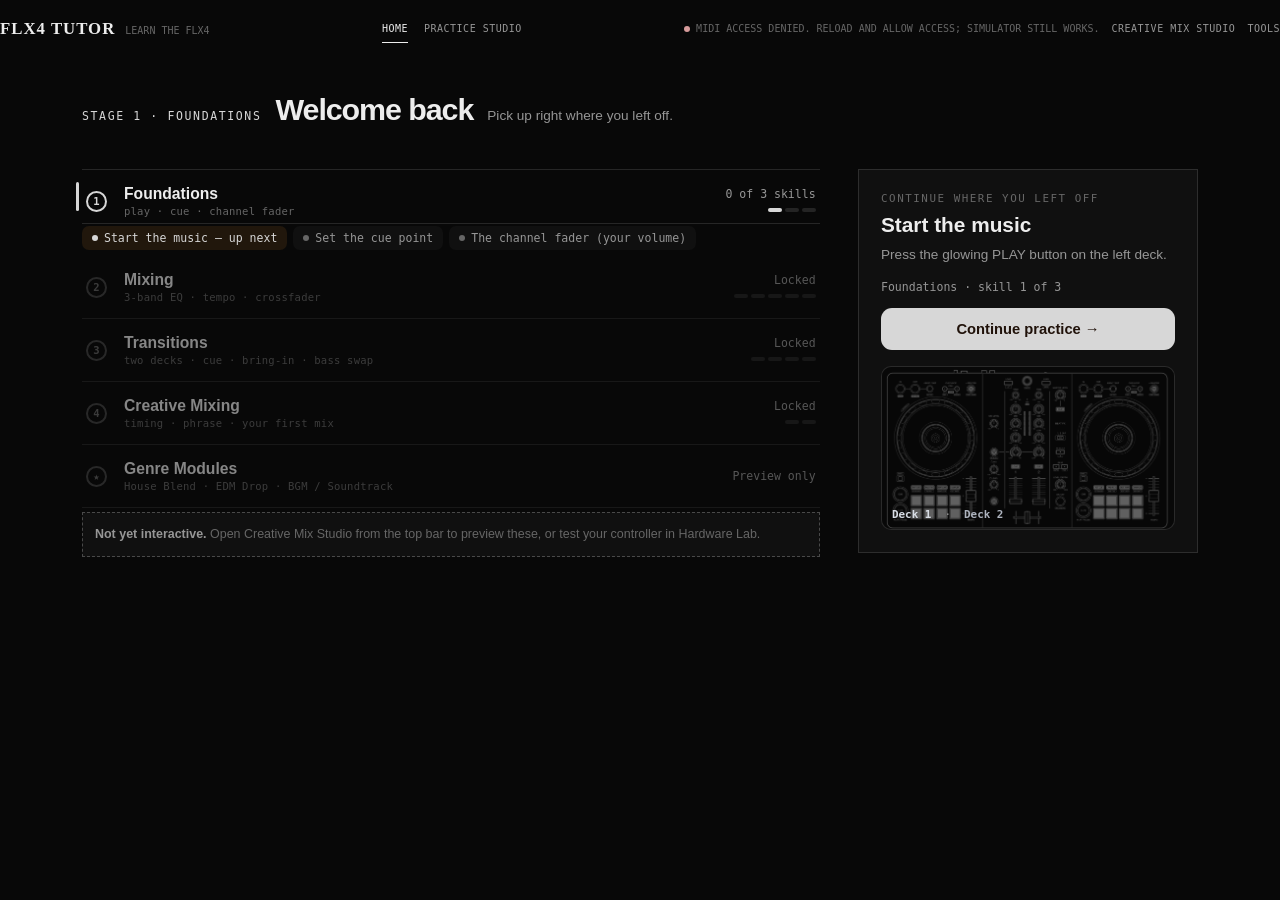
<file: flx4-tutor-app/index.html>
<!DOCTYPE html>
<html lang="en" data-app-view="home">
<head>
<meta charset="UTF-8">
<meta name="viewport" content="width=device-width, initial-scale=1.0">
<title>FLX4 Tutor</title>
<style>
  :root {
    /* ---- Design-system tokens (docs/design-system.md) ----------------
       Semantic, named-by-role tokens for the Practice Studio shell
       (Concept D). The legacy names below (--ink, --muted, --blue, etc.)
       are kept as working aliases so none of the existing, tested rules
       in this file needed to change to adopt the system. New rules should
       reference the semantic names on the left. */
    --stage: #0c0e11;
    --stage-2: #101318;
    --panel: #14181e;
    --panel-2: #1a1f27;
    --panel-3: #20262f;
    --edge: rgba(255, 255, 255, 0.07);
    --edge-hi: rgba(255, 255, 255, 0.14);
    --ink: #edf3fb;
    --ink-dim: #93a3b8;
    --ink-faint: #8b929c;
    --live: #ff9d35;   /* coaching attention only: target ring, one primary action */
    --d1: #2fe3d0;     /* Deck 1 identity -- deliberately distinct from --focus below */
    --d2: #a68cff;     /* Deck 2 identity (restrained) */
    --ok: #35e38b;     /* success / mastery */
    --warn: #ffc24a;   /* warning: close, but... */
    --bad: #ff6e6e;    /* incorrect / error */
    --focus: #49a5ff;  /* keyboard focus ring -- deliberately not --live, and not --d1: this is
                           the pre-existing --blue value, unchanged, so every already-tested
                           button/tab/focus-ring/log-tag that used --blue keeps its exact color */
    --font-display: system-ui, -apple-system, "Segoe UI", sans-serif;
    --font-body: "Segoe UI", system-ui, -apple-system, sans-serif;
    --font-mono: Consolas, "Cascadia Mono", ui-monospace, monospace;
    --sp-1: 4px; --sp-2: 8px; --sp-3: 12px; --sp-4: 16px;
    --sp-5: 20px; --sp-6: 26px; --sp-7: 34px; --sp-8: 44px;
    --radius-sm: 7px; --radius-md: 10px; --radius-lg: 16px;
    --shadow-panel: 0 24px 55px rgba(0, 0, 0, 0.44);
    --motion-fast: 120ms; --motion-base: 250ms; --motion-pulse: 2000ms;

    /* ---- Legacy aliases (existing rules below reference these) ------- */
    --muted: var(--ink-dim);
    --surface: var(--panel);
    --surface-raised: var(--panel-2);
    --line: var(--edge);
    --blue: var(--focus);
    --orange: var(--live);
    --green: var(--ok);
    --danger: var(--bad);
  }

  * { box-sizing: border-box; }
  body {
    min-width: 320px;
    min-height: 100vh;
    margin: 0;
    color: var(--ink);
    font-family: Inter, ui-sans-serif, system-ui, -apple-system, "Segoe UI", sans-serif;
    background: radial-gradient(circle at 50% -20%, #263f5b 0, #111923 38%, #091018 100%);
  }
  button, select { font: inherit; }
  button { cursor: pointer; }
  button:focus-visible, select:focus-visible, input:focus-visible {
    outline: 3px solid var(--blue);
    outline-offset: 3px;
  }

  .app-bar {
    position: sticky;
    top: 0;
    z-index: 30;
    display: flex;
    align-items: center;
    justify-content: space-between;
    gap: 18px;
    min-height: 66px;
    padding: 12px clamp(16px, 3vw, 42px);
    border-bottom: 1px solid var(--line);
    background: rgba(9, 16, 24, 0.9);
    backdrop-filter: blur(16px);
  }
  .brand { display: flex; align-items: baseline; gap: 10px; white-space: nowrap; }
  .brand strong { font-size: 1rem; letter-spacing: 0.12em; }
  .brand span { color: var(--muted); font-size: 0.8rem; }
  .app-actions { display: flex; align-items: center; gap: 8px; }
  /* At narrow widths "Creative Mix Studio" is long enough (combined with the
     brand name, MIDI status pill, and Tools button) to overflow the
     app-bar horizontally. display:none (not just visual truncation) is
     used so the hidden variant is excluded from the accessible name too --
     a screen reader always gets exactly one of "Creative Mix Studio" or
     "Studio", never both concatenated. */
  .studio-label-short { display: none; }
  .top-button, .button {
    border: 1px solid var(--line);
    border-radius: 8px;
    padding: 9px 12px;
    color: var(--ink);
    background: rgba(255, 255, 255, 0.04);
  }
  .top-button:hover, .button:hover { background: rgba(255, 255, 255, 0.1); }
  .top-button:disabled { opacity: 0.45; cursor: not-allowed; }
  .button.primary { border-color: transparent; color: #07111a; background: var(--blue); font-weight: 800; }
  .button.primary:hover { background: #79bdff; }
  .button.ghost { color: var(--muted); }
  .button:disabled { opacity: 0.45; cursor: not-allowed; }

  .midi-status {
    overflow: hidden;
    max-width: 44vw;
    color: var(--muted);
    font-size: 0.78rem;
    text-overflow: ellipsis;
    white-space: nowrap;
  }
  .midi-status::before {
    display: inline-block;
    width: 8px;
    height: 8px;
    margin-right: 7px;
    border-radius: 50%;
    background: var(--orange);
    content: "";
  }
  .midi-status.ok::before { background: var(--green); box-shadow: 0 0 12px var(--green); }
  .midi-status.error::before { background: var(--danger); }

  main { padding: clamp(16px, 3vw, 36px); }

  /* The lesson frame is the primary surface: step, title, instruction, and
     the spotlighted deck all live inside one bordered card so they read as
     a single tutor, not a studio with a hidden coaching panel. */
  .lesson-frame {
    position: relative;
    display: grid;
    /* Instruction beside the deck, not above it: both must be visible at once
       without scrolling on a standard laptop screen. */
    grid-template-columns: minmax(280px, 380px) minmax(0, 1fr);
    gap: clamp(16px, 2.5vw, 30px);
    align-items: center;
    max-width: 1180px;
    margin: 0 auto 18px;
    padding: clamp(16px, 2.6vw, 30px);
    border: 1px solid var(--line);
    border-radius: 18px;
    background: linear-gradient(145deg, rgba(56, 81, 106, 0.23), rgba(5, 11, 17, 0.35));
    box-shadow: 0 28px 70px rgba(0, 0, 0, 0.28), inset 0 1px rgba(255, 255, 255, 0.08);
  }
  .lesson-header { min-width: 0; }
  .lesson-frame::before {
    position: absolute;
    inset: 0;
    border-radius: inherit;
    pointer-events: none;
    box-shadow: inset 0 0 0 1px rgba(255, 255, 255, 0.025), inset 0 30px 80px rgba(102, 160, 216, 0.04);
    content: "";
  }
  h1 { margin: 0; font-size: clamp(1.35rem, 3vw, 2.05rem); letter-spacing: -0.035em; }

  .deck-workspace { position: relative; min-width: 0; }
  /* The canvas shrink-wraps the image so the percent-positioned hotspots stay
     aligned whether the image is width-limited or height-limited. */
  .deck-canvas { position: relative; width: fit-content; max-width: 100%; margin: 0 auto; overflow: hidden; border-radius: 10px; touch-action: none; }
  .deck-art {
    display: block;
    width: auto;
    height: auto;
    max-width: 100%;
    /* Keep the whole deck above the fold: viewport minus app bar and paddings. */
    max-height: calc(100vh - 200px);
    filter: invert(1) grayscale(1) contrast(1.4) brightness(0.9);
    opacity: 0.91;
  }
  .deck-canvas::after {
    position: absolute;
    inset: 0;
    pointer-events: none;
    background: radial-gradient(ellipse at center, transparent 40%, rgba(0, 0, 0, 0.4) 100%);
    content: "";
  }

  /* Practice Session is the music layer: two user-owned local tracks feed
     the virtual deck without turning the page back into a form-heavy app. */
  .practice-session {
    display: grid;
    grid-template-columns: minmax(0, 1fr) minmax(0, 1fr) auto;
    gap: 12px;
    max-width: 1180px;
    margin: 16px auto 0;
    padding: 14px;
    border: 1px solid var(--line);
    border-radius: 14px;
    background: rgba(12, 22, 32, 0.78);
  }
  .practice-session[hidden] { display: none; }
  .session-deck { min-width: 0; padding: 12px; border: 1px solid rgba(73, 165, 255, 0.2); border-radius: 10px; background: linear-gradient(135deg, rgba(73, 165, 255, 0.12), rgba(255, 255, 255, 0.025)); }
  .session-deck.deck-b { border-color: rgba(255, 157, 53, 0.22); background: linear-gradient(135deg, rgba(255, 157, 53, 0.1), rgba(255, 255, 255, 0.025)); }
  .session-deck-head { display: flex; align-items: baseline; justify-content: space-between; gap: 10px; }
  .session-deck-head strong { font-size: 0.78rem; letter-spacing: 0.12em; }
  .track-name { overflow: hidden; max-width: 72%; color: var(--muted); font-size: 0.78rem; text-overflow: ellipsis; white-space: nowrap; }
  .waveform { display: block; width: 100%; height: 56px; margin: 11px 0 8px; border: 1px solid rgba(255, 255, 255, 0.08); border-radius: 5px; background: #081019; }
  .session-row { display: flex; flex-wrap: wrap; align-items: center; justify-content: space-between; gap: 8px; }
  .load-button { display: inline-flex; align-items: center; padding: 7px 9px; border: 1px solid rgba(255, 255, 255, 0.22); border-radius: 6px; color: var(--ink); background: rgba(255, 255, 255, 0.07); font-size: 0.78rem; font-weight: 700; cursor: pointer; }
  .load-button:hover { background: rgba(255, 255, 255, 0.14); }
  .load-button:focus-within {
    outline: 3px solid var(--blue);
    outline-offset: 3px;
    background: rgba(73, 165, 255, 0.18);
  }
  /* When the current lesson needs a track that is not loaded yet, the matching
     Load button joins the spotlight system instead of competing with it. */
  .load-button.load-highlight {
    border-color: var(--orange);
    background: rgba(255, 157, 53, 0.16);
    animation: load-pulse 1.1s ease-in-out infinite;
  }
  @keyframes load-pulse {
    0%, 100% { box-shadow: 0 0 0 2px rgba(255, 157, 53, 0.45), 0 0 12px 4px rgba(255, 157, 53, 0.4); }
    50% { box-shadow: 0 0 0 5px rgba(255, 157, 53, 0.75), 0 0 20px 8px rgba(255, 157, 53, 0.6); }
  }
  /* During the single-deck lessons the whole practice panel stays quiet so the
     spotlighted control is the only bright action on screen. */
  .practice-session.muted { border-color: rgba(182, 204, 229, 0.1); background: rgba(8, 16, 24, 0.62); transition: background 200ms ease, border-color 200ms ease; }
  .load-button input { position: absolute; width: 1px; height: 1px; opacity: 0; pointer-events: none; }
  .session-time { color: var(--muted); font: 0.75rem ui-monospace, Consolas, monospace; }
  /* Tapping in rhythm is the whole job of this button, so it gets a large,
     easy-to-hit target (44px minimum). */
  .tap-button { padding: 8px 14px; min-height: 44px; min-width: 60px; font-size: 0.78rem; }
  /* When detection fails, the Tap button borrows the app's existing "this is
     your next action" pulse so the fix is visible, not just described. */
  .tap-button.tap-highlight {
    border-color: var(--orange);
    background: rgba(255, 157, 53, 0.16);
    animation: load-pulse 1.1s ease-in-out infinite;
  }
  .beat-status { margin: 6px 0 0; min-height: 0.95rem; color: var(--muted); font-size: 0.72rem; line-height: 1.3; }
  .beat-status.ok { color: var(--green); }
  .beat-status.error { color: var(--warn); }
  /* BPM is a read-only readout (matches hardware): speed is the TEMPO fader's
     job. Styled as a display, not an editable field. */
  .bpm-readout-wrap { display: inline-flex; align-items: baseline; gap: 5px; }
  .bpm-label { color: var(--muted); font-size: 0.72rem; letter-spacing: 0.04em; }
  .bpm-readout { width: 58px; padding: 4px 6px; border: 1px solid rgba(255, 255, 255, 0.10); border-radius: 5px; color: var(--ink); background: rgba(255, 255, 255, 0.03); font: 700 0.82rem ui-monospace, Consolas, monospace; text-align: right; cursor: default; }
  .bpm-readout:focus { outline: none; }
  .align-row { display: flex; flex-wrap: wrap; align-items: center; gap: 6px; margin-top: 6px; }
  .align-label { color: var(--muted); font-size: 0.68rem; letter-spacing: 0.06em; text-transform: uppercase; }
  .nudge-btn { padding: 4px 9px; min-width: 34px; font-size: 0.8rem; line-height: 1; }
  .offset-readout { min-width: 92px; color: var(--ink); font: 0.7rem ui-monospace, Consolas, monospace; }
  .align-hint { color: var(--muted); font-size: 0.68rem; }
  /* A detected/tapped grid can be dragged along the waveform to align it. */
  .waveform.alignable { cursor: grab; }
  .waveform.dragging { cursor: grabbing; }
  /* Timing lesson ("Hear the beat") */
  .timing-status { margin: 6px 0 2px; color: var(--ink); font: 700 0.95rem ui-monospace, Consolas, monospace; }
  .timing-hear { margin: 2px 0 6px; color: var(--green); font-size: 0.9rem; font-style: italic; }
  .timing-button { min-width: 150px; min-height: 52px; font-size: 1.05rem; letter-spacing: 0.04em; }
  .timing-button.tap-mode { animation: load-pulse 1.1s ease-in-out infinite; }
  .deck-workspace.timing-muted { opacity: 0.35; filter: saturate(0.2); pointer-events: none; transition: opacity 180ms ease, filter 180ms ease; }
  .practice-session.timing-focus > [inert] { opacity: 0.35; filter: saturate(0.2); pointer-events: none; transition: opacity 180ms ease, filter 180ms ease; }
  .practice-session.timing-focus > .timing-target { opacity: 1; filter: none; }
  .session-deck.timing-target { border-color: var(--orange); box-shadow: 0 0 0 3px rgba(255, 157, 53, 0.34), 0 0 28px rgba(255, 157, 53, 0.24); }
  .session-deck.timing-target .waveform { border-color: var(--orange); box-shadow: 0 0 18px rgba(255, 157, 53, 0.32); }
  .grid-legend { display: flex; flex-wrap: wrap; gap: 4px 8px; margin: 8px 0 0; color: var(--muted); font-size: 0.66rem; }
  .grid-legend span { display: inline-flex; align-items: center; gap: 4px; }
  /* Tick widths mirror the on-canvas weights so the tiers read by thickness,
     not colour alone. */
  .grid-legend .tick { display: inline-block; width: 2px; height: 11px; background: rgba(255, 255, 255, 0.45); }
  .grid-legend .tick.bar { width: 2px; background: rgba(255, 255, 255, 0.62); }
  .grid-legend .tick.p8 { width: 3px; background: rgba(255, 255, 255, 0.9); }
  .grid-legend .tick.p16 { width: 4px; background: #ffd24d; }
  .grid-legend .tick.p32 { width: 6px; background: #ff5d73; }
  .session-master { display: flex; flex-direction: column; justify-content: center; min-width: 148px; padding: 8px; }
  .session-master strong { font-size: 0.76rem; letter-spacing: 0.1em; }
  .audio-status { margin: 7px 0 10px; color: var(--muted); font-size: 0.75rem; line-height: 1.35; }
  .audio-status.error { color: #ff9797; }
  .audio-status.playing { color: var(--green); }
  .master-range { width: 100%; accent-color: var(--blue); }

  .deck-control {
    position: absolute;
    z-index: 2;
    display: block;
    margin: 0;
    padding: 0;
    border: 1px solid transparent;
    border-radius: 7px;
    background: transparent;
    color: inherit;
    touch-action: none;
  }
  .deck-control:hover { border-color: rgba(73, 165, 255, 0.72); background: rgba(73, 165, 255, 0.05); }
  .deck-control:focus-visible { outline: 3px solid var(--blue); outline-offset: 2px; }
  .deck-control.flash { border-color: var(--orange); box-shadow: 0 0 0 3px rgba(255, 157, 53, 0.35), 0 0 22px 7px rgba(255, 157, 53, 0.42); }
  /* Complete Visual and Action Parity cycle: hardware-map.json entries (jog
     wheels, loop, browse, pads, FX, master section) reuse this same
     .deck-control base -- one shared look-and-feel and one shared dispatch
     path (handleMidiMessage) for every physical input, not a second
     parallel visual system. */
  /* A relative encoder (jog, browse) has no persistent position to render --
     unlike a knob, there is no 0-127 value, only direction+delta per
     message -- so it gets a directional flash instead of a static
     indicator, and no pointer events of its own (it always overlaps a
     touch/press control at the same physical location; clicking that
     control, not the encoder ring, is the natural gesture on a flat image). */
  .deck-control.relative { pointer-events: none; border-radius: 50%; }
  /* NOT scoped to .relative: updateHardwareVisual() applies flash-cw/ccw to
     the jog wheel's TOUCH element (kind "button", so it stays clickable),
     not to the relative-kind rotate element it's borrowed the flash from --
     they share one physical location (see buildPhysicalPads' jog comment),
     so the flash has to render on whichever element the class actually
     lands on. A qa-runner pass on the first version of this CSS (scoped to
     `.deck-control.relative.flash-cw`) confirmed the class was being
     toggled correctly but never painted anything, because it never matches
     a button-kind element. */
  .deck-control.flash-cw { border-color: var(--blue); box-shadow: 0 0 0 4px rgba(73, 165, 255, 0.4), 0 0 26px 10px rgba(73, 165, 255, 0.35); }
  .deck-control.flash-ccw { border-color: var(--green); box-shadow: 0 0 0 4px rgba(53, 227, 139, 0.4), 0 0 26px 10px rgba(53, 227, 139, 0.35); }
  /* Virtual Deck Replica Repair: every .virtual-* body below is transparent
     by default (no fill, no border, no shadow) -- the photographed FLX4
     image is the only complete artwork. These elements paint ONLY state
     feedback (glow/illumination/position), and only while that state is
     true, per CLAUDE.md's "one image, transparent hotspots" rule. */
  /* A performance pad is square on the real hardware, not the circular
     button shape every other momentary control uses. */
  .virtual-pad { position: absolute; inset: 5%; border-radius: 4px; pointer-events: none; transition: background 100ms ease, box-shadow 100ms ease, border-color 100ms ease; }
  .deck-control.pad.active .virtual-pad { border: 1px solid rgba(255, 227, 194, 0.75); background: rgba(255, 157, 53, 0.45); box-shadow: 0 0 16px 4px rgba(255, 157, 53, 0.55), inset 0 0 0 1px rgba(255, 255, 255, 0.2); }
  /* Recognized but no musical behavior wired up yet (hardware-map's
     "pending"/"unsupported" tiers) -- a dashed outline on hover keeps that
     honest at a glance without needing to open Diagnostics. */
  .deck-control.hw-pending:hover, .deck-control.hw-unsupported:hover { border-style: dashed; }
  .deck-control.target {
    z-index: 7;
    border: 2px solid var(--orange);
    background: rgba(255, 157, 53, 0.14);
    animation: target-pulse 1.1s ease-in-out infinite;
  }
  @keyframes target-pulse {
    0%, 100% { box-shadow: 0 0 0 4px rgba(255, 157, 53, 0.6), 0 0 26px 10px rgba(255, 157, 53, 0.55); }
    50% { box-shadow: 0 0 0 9px rgba(255, 157, 53, 0.95), 0 0 46px 20px rgba(255, 157, 53, 0.85); }
  }
  @media (prefers-reduced-motion: reduce) {
    .deck-control.target { animation: none; box-shadow: 0 0 0 6px rgba(255, 157, 53, 0.8), 0 0 30px 12px rgba(255, 157, 53, 0.6); }
    *, *::before, *::after { scroll-behavior: auto !important; transition-duration: 0.01ms !important; animation-duration: 0.01ms !important; }
  }
  /* The dim layer gets a radial "hole" painted at the target by JS; this flat
     color is only the fallback before that runs. */
  .deck-dim { position: absolute; z-index: 6; inset: 0; background: rgba(3, 8, 13, 0.82); pointer-events: auto; }
  /* While spotlighting, every non-target glow (orange knob indicators, green
     LED meter, button glows) is muted so nothing competes with the target.
     :focus-visible is excluded -- CSS filter dims everything an element
     paints, including its own outline, so without this exclusion a keyboard
     user tabbing to any non-target control during a lesson would get a
     washed-out focus ring exactly when they need it most (design review). */
  .deck-canvas.spotlighting .deck-control:not(.target):not(.co-target):not(:focus-visible),
  .deck-canvas.spotlighting .mixer-readout { filter: brightness(0.4) saturate(0.15); }
  /* A co-target is a second control the instruction also involves ("...as you
     turn Deck 2's LOW up"): kept bright and usable, but the pulsing halo stays
     on the one control that completes the step. */
  .deck-control.co-target {
    z-index: 7;
    border: 2px dashed var(--orange);
    background: rgba(255, 157, 53, 0.08);
    box-shadow: 0 0 0 3px rgba(255, 157, 53, 0.35), 0 0 18px 6px rgba(255, 157, 53, 0.4);
  }
  /* Co-target labels sit above their control while the target's stays below,
     so adjacent target/co-target pairs never overlap each other's labels. */
  .deck-control.co-target .control-label { display: block; top: auto; bottom: calc(100% + 8px); }
  .control-label {
    position: absolute;
    z-index: 8;
    top: calc(100% + 8px);
    left: 50%;
    display: none;
    transform: translateX(-50%);
    padding: 4px 8px;
    border: 1px solid rgba(255, 157, 53, 0.65);
    border-radius: 5px;
    color: #fff;
    background: #17212d;
    box-shadow: 0 4px 14px rgba(0, 0, 0, 0.35);
    font-size: clamp(0.66rem, 1.2vw, 0.85rem);
    font-weight: 800;
    line-height: 1.1;
    white-space: nowrap;
  }
  .deck-control.target .control-label { display: block; }
  /* Controls near the bottom edge show their label above so it is not clipped
     by the canvas overflow. */
  .deck-control.target.label-above .control-label { top: auto; bottom: calc(100% + 8px); }

  /* Reusable virtual control primitives. A knob's position tick and a
     fader's handle marker are themselves the taught state (where is this
     knob turned to right now) so they stay visible at rest, but subtly --
     unlike a knob/pad/button BODY, they are not redrawing a control that is
     already fully rendered in the photo. */
  .virtual-knob { position: absolute; inset: 6%; pointer-events: none; }
  .knob-indicator { position: absolute; top: 8%; left: calc(50% - 1.5px); width: 3px; height: 38%; border-radius: 99px; background: rgba(255, 187, 118, 0.8); transform: rotate(var(--angle, 0deg)); transform-origin: 50% 97%; transition: transform 75ms linear, background 120ms ease, box-shadow 120ms ease; }
  .deck-control:hover .knob-indicator, .deck-control.target .knob-indicator, .deck-control.co-target .knob-indicator, .deck-control.flash .knob-indicator { background: var(--orange); box-shadow: 0 0 7px rgba(255, 157, 53, 0.95); }
  .virtual-fader { position: absolute; inset: 2% 17%; pointer-events: none; }
  .fader-handle { position: absolute; left: 50%; width: 70%; height: 5%; min-height: 5px; border-radius: 2px; background: rgba(130, 190, 245, 0.75); transform: translate(-50%, -50%); transition: top 65ms linear, background 120ms ease, box-shadow 120ms ease; }
  .deck-control:hover .fader-handle, .deck-control.target .fader-handle, .deck-control.co-target .fader-handle, .deck-control.flash .fader-handle { background: linear-gradient(#78bfff, #1a5b9e); box-shadow: 0 2px 6px rgba(0, 0, 0, 0.7), 0 0 8px rgba(73, 165, 255, 0.65); }
  .virtual-crossfader { position: absolute; inset: 20% 1%; pointer-events: none; }
  .crossfader-handle { position: absolute; top: 50%; width: 8%; height: 60%; min-width: 6px; border-radius: 2px; background: rgba(130, 190, 245, 0.75); transform: translate(-50%, -50%); transition: left 65ms linear, background 120ms ease, box-shadow 120ms ease; }
  .deck-control:hover .crossfader-handle, .deck-control.target .crossfader-handle, .deck-control.co-target .crossfader-handle, .deck-control.flash .crossfader-handle { background: linear-gradient(90deg, #78bfff, #1a5b9e); box-shadow: 0 2px 6px rgba(0, 0, 0, 0.7), 0 0 8px rgba(73, 165, 255, 0.65); }
  .virtual-button { position: absolute; inset: 7%; border-radius: 50%; pointer-events: none; transition: background 100ms ease, box-shadow 100ms ease, border-color 100ms ease; }
  .deck-control.button.active .virtual-button { border: 2px solid rgba(53, 227, 139, 0.85); background: rgba(53, 227, 139, 0.22); box-shadow: 0 0 16px 4px rgba(53, 227, 139, 0.55); }
  /* "Optional small state light" (CLAUDE.md B.4) instead of the old filled
     button body + "ON" text -- a small dot reads as a light, not a second
     control drawn on top of the photographed button. */
  .deck-control.button.active .virtual-button::after { position: absolute; top: 50%; left: 50%; width: 20%; height: 20%; border-radius: 50%; background: #35e38b; box-shadow: 0 0 6px rgba(53, 227, 139, 0.9); transform: translate(-50%, -50%); content: ""; }
  /* Jog wheel: no duplicate circular platter. jog-ring is a thin,
     transparent-fill ring that only becomes visible as a touch highlight;
     jog-marker is a single tick that continuously rotates via --jog-angle
     (accumulated in updateHardwareVisual) to show real platter motion, and
     recolors briefly on each incoming delta via the existing flash-cw/ccw
     classes shared with the paired jog-rotate encoder. */
  .jog-visual { position: absolute; inset: 0; pointer-events: none; }
  .jog-ring { position: absolute; inset: 8%; border-radius: 50%; border: 1px solid transparent; transition: border-color 140ms ease, box-shadow 140ms ease; }
  /* The jog wheel is a circle stored as a percentage RECTANGLE. Its corners
     are dead space on the real hardware, but as a plain rect they sat on top
     of SHIFT (26% of that button's area) and the tempo fader (5%), swallowing
     clicks meant for those controls. Browsers hit-test against border-radius,
     so rounding the hotspot itself hands the corners back to whatever is
     underneath -- no z-index juggling, and the visual is unchanged because the
     ring and marker inside were already circular. */
  .deck-control.jog-touch { border-radius: 50%; }
  .deck-control.jog-touch.active .jog-ring { border-color: rgba(73, 165, 255, 0.85); box-shadow: 0 0 22px 6px rgba(73, 165, 255, 0.45), inset 0 0 18px rgba(73, 165, 255, 0.2); }
  .jog-marker { position: absolute; inset: 8%; border-radius: 50%; transform: rotate(var(--jog-angle, 0deg)); }
  .jog-marker::before { position: absolute; top: 2%; left: calc(50% - 2px); width: 4px; height: 12%; border-radius: 99px; background: rgba(255, 157, 53, 0.55); content: ""; }
  .deck-control.flash-cw .jog-marker::before { background: var(--blue); box-shadow: 0 0 8px var(--blue); }
  .deck-control.flash-ccw .jog-marker::before { background: var(--green); box-shadow: 0 0 8px var(--green); }
  .mixer-readout { position: absolute; z-index: 3; top: 49%; left: 47.9%; display: flex; gap: 3px; height: 15.5%; pointer-events: none; }
  .meter { display: flex; flex-direction: column-reverse; justify-content: flex-start; gap: 2px; width: 4px; }
  .meter span { height: 9%; border-radius: 1px; background: rgba(192, 220, 239, 0.22); transition: background 80ms ease, box-shadow 80ms ease; }
  .meter span.live { background: var(--green); box-shadow: 0 0 5px rgba(53, 227, 139, 0.7); }
  .meter span.hot { background: var(--orange); box-shadow: 0 0 5px rgba(255, 157, 53, 0.7); }

  /* Diagnostics-only overlay-debug mode: off by default (Section C). Draws
     every hotspot's rectangle and id so a developer can audit alignment
     against the photographed controller without permanently altering the
     hotspot's own normal (transparent) appearance. */
  .deck-canvas.overlay-debug .deck-control { outline: 1px dashed rgba(73, 165, 255, 0.85); outline-offset: -1px; }
  .deck-canvas.overlay-debug .deck-control::before {
    position: absolute;
    top: 1px;
    left: 1px;
    z-index: 9;
    padding: 1px 3px;
    color: #eaf4ff;
    background: rgba(6, 12, 19, 0.85);
    font-size: 8px;
    line-height: 1.3;
    pointer-events: none;
    content: attr(data-debug-id);
  }

  .drawer {
    position: fixed;
    z-index: 20;
    top: 78px;
    right: 18px;
    width: min(390px, calc(100vw - 36px));
    max-height: calc(100vh - 98px);
    overflow: auto;
    padding: 18px;
    border: 1px solid var(--line);
    border-radius: 14px;
    background: rgba(19, 30, 43, 0.97);
    box-shadow: 0 24px 55px rgba(0, 0, 0, 0.44);
    transform: translateX(calc(100% + 34px));
    transition: transform 180ms ease;
  }
  .drawer.open { transform: translateX(0); }
  .drawer[hidden] { display: none; }
  .drawer h2 { margin: 0; font-size: 1rem; }
  .drawer-head { display: flex; align-items: center; justify-content: space-between; gap: 14px; margin-bottom: 14px; }
  .drawer p { color: var(--muted); }
  .drawer-close { padding: 5px 8px; border: 0; border-radius: 5px; color: var(--muted); background: transparent; }
  .drawer-close:hover { color: var(--ink); background: rgba(255, 255, 255, 0.08); }
  .lesson-step { margin: 0; color: var(--blue); font-size: 0.82rem; font-weight: 900; letter-spacing: 0.12em; text-transform: uppercase; }
  .lesson-title { margin: 8px 0 10px; font-size: clamp(1.35rem, 2.6vw, 1.9rem); letter-spacing: -0.03em; }
  .lesson-intro { margin: 0 0 6px; color: var(--muted); font-size: 0.95rem; font-weight: 700; }
  .lesson-instruction { margin: 0 0 18px; color: #e9f1fa; font-size: clamp(1.05rem, 2vw, 1.3rem); line-height: 1.5; }
  .lesson-placeholder-warning { margin: -10px 0 18px; padding: 8px 12px; border: 1px solid var(--orange); border-radius: 8px; color: var(--orange); font-size: 0.9rem; font-weight: 700; line-height: 1.4; }
  .lesson-success { margin: 0 0 18px; color: var(--green); font-size: 1.05rem; font-weight: 800; }
  .lesson-actions, .drawer-actions { display: flex; flex-wrap: wrap; align-items: center; gap: 8px; }
  .button.link { border-color: transparent; padding: 9px 6px; color: var(--muted); background: transparent; font-weight: 600; text-decoration: underline; text-underline-offset: 3px; }
  .button.link:hover { color: var(--ink); background: transparent; }
  .simulator-grid { display: grid; grid-template-columns: repeat(2, minmax(0, 1fr)); gap: 8px; margin-bottom: 18px; }
  .simulator-grid button { min-height: 44px; padding: 9px; border: 1px solid rgba(73, 165, 255, 0.35); border-radius: 8px; color: var(--ink); background: rgba(73, 165, 255, 0.1); text-align: left; }
  .simulator-grid button:hover { background: rgba(73, 165, 255, 0.2); }
  .tools-section { padding-top: 16px; border-top: 1px solid var(--line); }
  .tools-section + .tools-section { margin-top: 16px; }
  .tools-section h3 { margin: 0 0 8px; font-size: 0.83rem; letter-spacing: 0.08em; text-transform: uppercase; }
  label { display: block; margin: 10px 0 5px; color: var(--muted); font-size: 0.8rem; }
  select { width: 100%; padding: 9px; border: 1px solid var(--line); border-radius: 7px; color: var(--ink); background: #0b131c; }
  .calibration-output { display: block; min-height: 54px; margin: 10px 0; padding: 9px; border: 1px solid var(--line); border-radius: 7px; color: #b8cce0; background: #0b131c; font: 0.72rem/1.45 ui-monospace, Consolas, monospace; white-space: pre-wrap; }
  .profile-row { display: grid; grid-template-columns: minmax(0, 1fr) auto; gap: 8px; align-items: end; }
  .profile-row label { margin: 0; }
  .wizard-card { margin-top: 13px; padding: 12px; border: 1px solid rgba(73, 165, 255, 0.3); border-radius: 9px; background: rgba(73, 165, 255, 0.07); }
  .wizard-step { margin: 0; color: var(--blue); font-size: 0.72rem; font-weight: 900; letter-spacing: 0.1em; text-transform: uppercase; }
  .wizard-instruction { margin: 5px 0 10px; color: var(--ink); font-size: 0.94rem; font-weight: 700; line-height: 1.4; }
  .calibration-list { display: grid; grid-template-columns: repeat(2, minmax(0, 1fr)); gap: 5px; max-height: 168px; margin: 12px 0 0; padding: 0; overflow: auto; list-style: none; }
  .calibration-list button { width: 100%; overflow: hidden; padding: 7px; border: 1px solid var(--line); border-radius: 5px; color: var(--muted); background: #0b131c; font-size: 0.72rem; text-align: left; text-overflow: ellipsis; white-space: nowrap; }
  .calibration-list button:hover { color: var(--ink); border-color: rgba(73, 165, 255, 0.64); }
  .calibration-list button.active { border-color: var(--blue); color: #e9f5ff; background: rgba(73, 165, 255, 0.16); }
  .calibration-list button.mapped::before { display: inline-block; width: 7px; height: 7px; margin-right: 5px; border-radius: 50%; background: var(--green); content: ""; }
  .calibration-list button.placeholder::before { display: inline-block; width: 7px; height: 7px; margin-right: 5px; border-radius: 50%; background: var(--orange); content: ""; }
  .profile-note { margin: 9px 0 0; color: var(--muted); font-size: 0.75rem; line-height: 1.4; }
  .log { max-height: 200px; overflow: auto; padding: 9px; border: 1px solid var(--line); border-radius: 7px; background: #0b131c; font: 0.72rem/1.5 ui-monospace, Consolas, monospace; }
  .log-entry { padding: 3px 0; border-bottom: 1px solid rgba(255, 255, 255, 0.05); }
  .log-entry .sim { color: var(--orange); font-weight: 800; }
  .log-entry .deck { color: var(--blue); font-weight: 800; }
  .empty { color: #718298; font-style: italic; }

  @media (max-width: 980px) {
    .lesson-frame { grid-template-columns: 1fr; align-items: start; }
    .deck-art { max-height: none; width: 100%; }
  }
  @media (max-width: 620px) {
    .brand span { display: none; }
    .midi-status { max-width: 48vw; font-size: 0.68rem; }
    .studio-label-full { display: none; }
    .studio-label-short { display: inline; }
    /* Capping individual children's widths (midi-status's max-width, the
       shortened Studio label) still isn't enough to guarantee no overflow
       at every width and every possible MIDI status string ("MIDI ready -
       use the deck or simulator" is long) -- brand + status + two buttons
       can still sum past the viewport even with each piece individually
       reasonable. Wrapping is the only fix that holds regardless of exact
       text length: if the row doesn't fit, app-actions drops to its own
       full-width second line instead of pushing content off-screen. */
    .app-bar { flex-wrap: wrap; row-gap: 8px; min-height: 58px; padding: 10px 14px; }
    .app-actions { flex-wrap: wrap; }
    main { padding: 14px; }
    .top-button { padding: 8px 9px; font-size: 0.78rem; }
    .practice-session { grid-template-columns: 1fr; }
    .session-master { min-width: 0; padding: 4px; }
  }

  /* Creative Mix Studio: module hub (native <dialog> gives us a free focus
     trap, Escape-to-close, and top-layer stacking) and the module-view panel
     that swaps in for curriculum-view inside the same lesson-header, so the
     deck workspace never moves or hides while a module runs. */
  .module-hub {
    width: min(920px, calc(100vw - 48px));
    max-height: calc(100vh - 88px);
    padding: 22px;
    border: 1px solid var(--line);
    border-radius: 16px;
    color: var(--ink);
    background: #101a26;
    box-shadow: 0 30px 80px rgba(0, 0, 0, 0.5);
  }
  .module-hub::backdrop { background: rgba(4, 8, 13, 0.72); backdrop-filter: blur(2px); }
  .module-hub-head { display: flex; align-items: center; justify-content: space-between; gap: 14px; margin-bottom: 6px; }
  .module-hub-head h2 { margin: 0; font-size: 1.3rem; }
  .module-hub-intro { margin: 0 0 16px; color: var(--muted); font-size: 0.9rem; line-height: 1.4; }
  .module-hub-grid { display: grid; grid-template-columns: repeat(auto-fill, minmax(230px, 1fr)); gap: 12px; }
  .module-card { display: flex; flex-direction: column; gap: 8px; padding: 14px; border: 1px solid var(--line); border-radius: 12px; text-align: left; color: var(--ink); background: rgba(255, 255, 255, 0.03); }
  .module-card:hover { background: rgba(73, 165, 255, 0.1); border-color: rgba(73, 165, 255, 0.5); }
  .module-card strong { font-size: 1.02rem; }
  .module-card p { margin: 0; color: var(--muted); font-size: 0.82rem; line-height: 1.4; }
  .module-card .module-meta { display: flex; flex-wrap: wrap; gap: 6px; font-size: 0.68rem; letter-spacing: 0.04em; text-transform: uppercase; color: var(--muted); }
  .module-card .module-meta span { padding: 2px 7px; border: 1px solid var(--line); border-radius: 99px; }
  .module-card .module-meta span.type-diagnostic { border-color: var(--blue); color: #bfe0ff; }

  .module-stage-list { display: grid; gap: 6px; margin: 0 0 16px; padding: 0; list-style: none; }
  .module-stage-list ol { margin: 0; padding-left: 20px; color: var(--ink); font-size: 0.9rem; line-height: 1.6; }
  .module-stage-list li strong { color: var(--ink); }
  .module-stage-list li span { display: block; color: var(--muted); font-size: 0.82rem; }

  .hardware-lab h3 { margin: 16px 0 6px; font-size: 0.85rem; letter-spacing: 0.06em; text-transform: uppercase; color: var(--muted); }
  .module-disclaimer { margin: 0 0 14px; padding: 8px 12px; border: 1px solid var(--line); border-radius: 8px; color: var(--muted); font-size: 0.82rem; line-height: 1.4; }
  .hw-status-row { display: flex; flex-wrap: wrap; gap: 10px; }
  .hw-status-chip { min-width: 160px; padding: 8px 12px; border: 1px solid var(--line); border-radius: 9px; background: rgba(255, 255, 255, 0.03); }
  .hw-status-chip strong { display: block; margin-bottom: 3px; font-size: 0.72rem; letter-spacing: 0.06em; text-transform: uppercase; color: var(--muted); }
  .hw-status-chip span { font-size: 0.88rem; font-weight: 700; }
  .hw-latest { padding: 10px 12px; border: 1px solid var(--line); border-radius: 9px; background: #0b131c; }
  .hw-latest .empty { margin: 0; color: #718298; font-style: italic; font-size: 0.85rem; }
  .hw-latest-row { display: flex; flex-wrap: wrap; align-items: center; gap: 8px; margin-bottom: 6px; }
  .hw-latest-row:last-child { margin-bottom: 0; }
  .hw-badge { display: inline-flex; align-items: center; gap: 5px; padding: 3px 9px; border: 1px solid var(--line); border-radius: 99px; font-size: 0.74rem; font-weight: 800; letter-spacing: 0.03em; text-transform: uppercase; }
  .hw-badge::before { width: 7px; height: 7px; border-radius: 50%; background: currentColor; content: ""; }
  .hw-badge.state-physically-verified { border-color: var(--green); color: var(--green); }
  .hw-badge.state-calibrated { border-color: var(--blue); color: var(--blue); }
  .hw-badge.state-placeholder { border-color: var(--orange); color: var(--orange); }
  .hw-badge.state-specification-mapped { border-color: var(--muted); color: var(--muted); }
  .hw-badge.state-pending { border-color: var(--muted); color: var(--muted); border-style: dashed; }
  .hw-badge.state-unsupported { border-color: var(--muted); color: var(--muted); border-style: dotted; opacity: 0.8; }
  .hw-badge.state-unmapped { border-color: var(--danger); color: var(--danger); }
  /* Simplified 4-tier learner-facing badges (Test one control, Verify entire
     controller). "Physically verified" reuses the technical tier's class
     above on purpose, so the same green means the same thing everywhere. */
  .hw-badge.state-ready-to-test { border-color: var(--muted); color: var(--muted); }
  .hw-badge.state-needs-calibration { border-color: var(--orange); color: var(--orange); }
  .hw-badge.state-not-supported { border-color: var(--muted); color: var(--muted); border-style: dotted; opacity: 0.8; }
  .hw-latest-detail { color: var(--ink); font-size: 0.88rem; }
  .hw-latest-bytes summary { color: var(--muted); font-size: 0.78rem; cursor: pointer; }
  .hw-latest-bytes code { display: block; margin-top: 4px; padding: 7px 9px; border-radius: 6px; background: #050a0f; color: #b8cce0; font: 0.76rem/1.5 ui-monospace, Consolas, monospace; }
  .hw-jog-telemetry { margin-bottom: 12px; padding: 10px 12px; border: 1px solid var(--line); border-radius: 9px; background: #0b131c; font: 0.78rem/1.6 ui-monospace, Consolas, monospace; color: #b8cce0; }
  .hw-overlay-debug-toggle { display: flex; align-items: center; gap: 8px; margin-bottom: 12px; color: var(--muted); font-size: 0.8rem; }
  .hw-hint { margin: 0 0 8px; color: var(--muted); font-size: 0.78rem; }
  .hw-test-grid { display: grid; grid-template-columns: repeat(auto-fill, minmax(150px, 1fr)); gap: 6px; }
  .hw-test-grid button { display: flex; flex-direction: column; align-items: flex-start; gap: 3px; padding: 8px 10px; min-height: 44px; border: 1px solid var(--line); border-radius: 8px; color: var(--ink); background: rgba(255, 255, 255, 0.03); text-align: left; font-size: 0.78rem; }
  .hw-test-grid button:hover { background: rgba(73, 165, 255, 0.14); }
  .hw-test-grid .hw-badge { font-size: 0.62rem; padding: 2px 6px; }
  /* Deck-first layout: while Hardware Lab is the active module, the deck
     stops sharing a narrow column with a wall of text and instead becomes
     the largest, most central element, with a compact panel above it. This
     class is toggled by JS only for the Hardware Lab module -- ordinary
     lessons and other modules keep the original two-column layout. */
  .lesson-frame.deck-first {
    grid-template-columns: 1fr;
    max-width: 1600px;
  }
  /* order (not margin: auto) moves the deck above the compact panel -- a
     grid item with an auto margin on its justify-self axis stops stretching
     to its column and shrinks to its own (image) content instead, which
     defeats max-width containment entirely. */
  .lesson-frame.deck-first .deck-workspace { order: -1; margin-bottom: 10px; }
  /* Width is the primary driver (~94% of the frame content width) so the
     deck reads as dominant regardless of viewport height; max-height is
     only a safety net for unusually short viewports, not the normal
     constraint (a correction cycle after the first deck-first pass measured
     as only ~82% width because height was the binding constraint). A lower
     cap here would surface more of the purpose line/mode tabs on load
     without scrolling, but would also shrink the deck below the explicit
     "~92-96% of content width" target on shorter-aspect viewports (a real
     tradeoff, not a free improvement) -- left as-is; whether the deck
     filling the first screen on load is a problem is a pedagogy/taste call,
     not something to decide unilaterally here. The exit button no longer
     requires scrolling to reach regardless (position: fixed, see
     .hw-exit-sticky below), which was the concrete, unambiguous bug. */
  .lesson-frame.deck-first .deck-canvas { width: 94%; max-width: 94%; }
  .lesson-frame.deck-first .deck-art { width: 100%; max-width: 100%; height: auto; max-height: 82vh; }
  .lesson-frame.deck-first .lesson-header { max-width: 1080px; margin: 0 auto; }

  .hw-topbar { display: flex; flex-wrap: wrap; align-items: flex-start; justify-content: space-between; gap: 14px; margin-bottom: 10px; padding-right: 190px; }
  .hw-purpose { margin: 0; color: var(--ink); font-size: 1rem; font-weight: 700; }
  /* Stays on screen while the learner scrolls a tall Hardware Lab view (the
     enlarged deck, long diagnostics groups, the full sweep) instead of
     being buried at the bottom of the page. position:sticky was tried
     first, but its containing block is .hw-topbar, a ~40px-tall flex row --
     far too short to give the element any room to "stick" once the page
     scrolls past it, so it just scrolled away with everything else.
     position:fixed has no such containing-block limitation and is
     guaranteed to stay in the viewport, which is also why it's visible
     immediately on entry (before any scrolling) rather than only appearing
     once scrolled past its original flow position -- exactly the
     "immediately visible, not buried" requirement. hw-topbar's own
     padding-right reserves the space it would otherwise occupy so the
     purpose text does not run underneath it. */
  .hw-exit-sticky { position: fixed; top: 78px; right: clamp(16px, 3vw, 42px); z-index: 32; box-shadow: 0 10px 24px rgba(0, 0, 0, 0.4); }
  .hw-help { margin: 4px 0 10px; }
  .hw-help summary { color: var(--muted); font-size: 0.82rem; cursor: pointer; }
  .hw-help .module-disclaimer { margin-top: 8px; }
  .hw-modes { display: flex; flex-wrap: wrap; gap: 6px; margin: 4px 0 14px; }
  .hw-mode-tab { padding: 8px 12px; min-height: 40px; border: 1px solid var(--line); border-radius: 8px; color: var(--muted); background: rgba(255, 255, 255, 0.03); font-weight: 700; font-size: 0.85rem; }
  .hw-mode-tab[aria-selected="true"] { border-color: var(--blue); color: #eaf4ff; background: rgba(73, 165, 255, 0.16); }
  .hw-mode-tab:hover { color: var(--ink); }
  .hw-panel[hidden] { display: none; }
  /* Category tabs sit one level below the mode tabs, so they need a visibly
     different (orange, pill-shaped) treatment to avoid reading as a second
     row of the same control. */
  .hw-category-tabs { display: flex; flex-wrap: wrap; gap: 6px; margin: 10px 0 12px; }
  .hw-category-tab { padding: 6px 15px; min-height: 36px; border: 1px solid var(--line); border-radius: 99px; color: var(--muted); background: rgba(255, 255, 255, 0.03); font-weight: 700; font-size: 0.8rem; }
  .hw-category-tab[aria-selected="true"] { border-color: var(--orange); color: #ffe3c2; background: rgba(255, 157, 53, 0.16); }
  .hw-category-tab:hover { color: var(--ink); }

  /* Diagnostics: comprehensive but compact groups, mirroring the official
     spec's own grouping, instead of one long flat list. */
  .hw-group { margin-top: 10px; border: 1px solid var(--line); border-radius: 10px; overflow: hidden; }
  .hw-group summary { padding: 9px 12px; color: var(--ink); font-weight: 800; font-size: 0.82rem; letter-spacing: 0.04em; text-transform: uppercase; cursor: pointer; background: rgba(255, 255, 255, 0.03); }
  .hw-group-rows { display: grid; gap: 1px; background: var(--line); }
  .hw-group-row { display: flex; flex-wrap: wrap; align-items: center; justify-content: space-between; gap: 8px; padding: 8px 12px; background: #0d1620; font-size: 0.82rem; }
  .hw-group-row.hw-row-flash { background: rgba(73, 165, 255, 0.16); }
  .hw-group-row .row-label { color: var(--ink); }
  .hw-group-row .row-note { display: block; color: var(--muted); font-size: 0.72rem; }

  /* Developer-only coverage matrix (Diagnostics -> collapsed <details>).
     Deliberately plain/dense -- this is a QA/build reference, not learner
     content, so it does not share the badge/card visual language above. */
  .hw-coverage-wrap { max-height: 420px; overflow: auto; margin-top: 8px; border: 1px solid var(--line); border-radius: 8px; }
  .hw-coverage-table { width: 100%; border-collapse: collapse; font-size: 0.72rem; }
  .hw-coverage-table th, .hw-coverage-table td { padding: 4px 8px; text-align: left; border-bottom: 1px solid var(--line); white-space: nowrap; }
  .hw-coverage-table th { position: sticky; top: 0; background: #101a26; color: var(--muted); text-transform: uppercase; letter-spacing: 0.04em; font-size: 0.64rem; }
  .hw-coverage-table td.yes { color: var(--green); }
  .hw-coverage-table td.no { color: var(--muted); }
  .hw-coverage-table tr:hover td { background: rgba(73, 165, 255, 0.06); }

  /* Verify entire controller: one big, unambiguous target at a time. */
  .hw-sweep-progress { margin: 0 0 10px; color: var(--muted); font-size: 0.8rem; }
  .hw-sweep-card { padding: 16px; border: 1px solid var(--line); border-radius: 12px; background: rgba(73, 165, 255, 0.06); }
  .hw-sweep-target { margin: 0 0 6px; font-size: clamp(1.1rem, 2.4vw, 1.5rem); font-weight: 800; color: var(--ink); }
  .hw-sweep-instruction { margin: 0 0 12px; color: #e9f1fa; font-size: 1rem; line-height: 1.5; }
  .hw-sweep-capture { margin: 10px 0; padding: 9px 12px; border: 1px solid var(--line); border-radius: 8px; background: #0b131c; font: 0.8rem/1.5 ui-monospace, Consolas, monospace; color: #b8cce0; }
  .hw-sweep-verdict { margin: 8px 0; font-weight: 800; }
  .hw-sweep-verdict.ok { color: var(--green); }
  .hw-sweep-verdict.warn { color: var(--orange); }
  .hw-sweep-actions { display: flex; flex-wrap: wrap; gap: 8px; margin-top: 12px; }
  .hw-sweep-summary-list { display: grid; gap: 6px; margin: 10px 0 0; padding: 0; list-style: none; }
  .hw-sweep-summary-list li { padding: 7px 10px; border: 1px solid var(--line); border-radius: 7px; font-size: 0.82rem; }

  @media (max-width: 620px) {
    .module-hub { padding: 16px; }
    .lesson-frame.deck-first .deck-canvas { width: 100%; max-width: 100%; }
    .lesson-frame.deck-first .deck-art { max-height: 52vh; }
    /* The app-bar itself shrinks to min-height:58px at this width, so the
       fixed exit button's top offset follows it down; the button also
       shrinks to a compact pill instead of a full-size button so it never
       dominates a narrow screen or overlaps the purpose text beneath it. */
    .hw-topbar { padding-right: 108px; }
    .hw-exit-sticky { top: 62px; right: 10px; padding: 7px 10px; font-size: 0.78rem; }
  }

  /* ============================================================
     PRACTICE STUDIO SHELL (Concept D) -- topbar tabs, Learning Home,
     studio HUD, Why disclosure, bottom drawer, deck identity badges,
     restrained Lesson Result. Layered on top of the rules above:
     none of the existing lesson/hardware/calibration CSS or markup
     changed shape, only where it renders and how it is skinned.
     ============================================================ */

  /* -- App view switching: Home vs. Practice Studio -------------------- */
  html[data-app-view="home"] main,
  html[data-app-view="home"] #app-drawer-bar,
  html[data-app-view="home"] #lesson-notes-panel,
  html[data-app-view="home"] #tools-drawer { display: none; }
  html[data-app-view="studio"] #home-view { display: none; }

  /* -- Topbar: brand + view tabs -------------------------------------- */
  .view-tabs { display: flex; gap: 2px; margin-left: 4px; }
  .view-tab {
    border: 0; border-radius: 8px; padding: 8px 13px;
    color: var(--ink-dim); background: none;
    font-family: var(--font-mono); font-size: 0.76rem; letter-spacing: 0.04em;
  }
  .view-tab:hover { color: var(--ink); }
  .view-tab[aria-current="page"] { color: var(--ink); background: var(--panel-2); }

  /* -- Learning Home ---------------------------------------------------
     A hairline stage list (done / current / locked), the current stage's
     skills inline, and a sticky Continue panel with a muted mini-deck --
     no equal-weight card wall, no game-board styling. */
  #home-view { max-width: 1180px; margin: 0 auto; padding: clamp(20px, 3vw, 34px) clamp(16px, 3vw, 32px) 60px; }
  .home-grid { display: grid; grid-template-columns: minmax(0, 1fr) 340px; gap: clamp(20px, 3vw, 40px); align-items: start; }
  .home-head { grid-column: 1 / -1; display: flex; align-items: baseline; gap: 14px; flex-wrap: wrap; margin-bottom: 4px; }
  .home-head .eyebrow { font-family: var(--font-mono); font-size: 0.72rem; letter-spacing: 0.14em; text-transform: uppercase; color: var(--live); }
  .home-head h1 { font-size: clamp(1.4rem, 2.6vw, 1.9rem); }
  .home-head .sub { color: var(--ink-dim); font-size: 0.85rem; }
  .stage-list { border-top: 1px solid var(--edge); }
  .stage-row { position: relative; display: grid; grid-template-columns: 24px 1fr auto; gap: 14px; align-items: center; padding: 15px 4px; border-bottom: 1px solid var(--edge); }
  .stage-row.is-current { padding-bottom: 6px; }
  .stage-row.is-current::before { content: ""; position: absolute; left: -6px; top: 12px; bottom: 12px; width: 3px; border-radius: 2px; background: var(--live); }
  .stage-dot { width: 21px; height: 21px; border-radius: 50%; display: grid; place-items: center; font-size: 0.66rem; font-family: var(--font-mono); font-weight: 800; border: 2px solid var(--edge-hi); color: var(--ink-faint); }
  .stage-row.is-done .stage-dot { background: var(--ok); border-color: var(--ok); color: #0b2418; }
  .stage-row.is-current .stage-dot { border-color: var(--live); color: var(--live); }
  .stage-row.is-locked { opacity: 0.55; }
  .stage-name { font-weight: 700; font-size: 0.98rem; }
  .stage-name small { display: block; font-family: var(--font-mono); font-size: 0.66rem; font-weight: 400; letter-spacing: 0.02em; color: var(--ink-faint); margin-top: 2px; }
  .stage-meta { font-family: var(--font-mono); font-size: 0.72rem; color: var(--ink-dim); text-align: right; white-space: nowrap; }
  .stage-meter { display: inline-flex; gap: 3px; margin-top: 6px; }
  .stage-meter i { width: 14px; height: 4px; border-radius: 2px; background: var(--panel-3); }
  .stage-meter i.is-on { background: var(--ok); }
  .stage-meter i.is-current { background: var(--live); }
  .stage-skills { grid-column: 2 / -1; display: flex; flex-wrap: wrap; gap: 6px; margin: 2px 0 6px; }
  .stage-skill { display: inline-flex; align-items: center; gap: 6px; font-size: 0.72rem; font-family: var(--font-mono); color: var(--ink-dim); padding: 5px 10px; border-radius: 7px; background: var(--panel); }
  .stage-skill .dot { width: 6px; height: 6px; border-radius: 50%; background: var(--ink-faint); }
  .stage-skill.is-done { color: var(--ink); }
  .stage-skill.is-done .dot { background: var(--ok); }
  .stage-skill.is-current { color: var(--live); background: rgba(255, 157, 53, 0.1); }
  .stage-skill.is-current .dot { background: var(--live); }
  .continue-panel { position: sticky; top: 90px; background: var(--panel); border: 1px solid var(--edge); border-radius: var(--radius-lg); padding: 22px; overflow: hidden; }
  .continue-panel .eyebrow { font-family: var(--font-mono); font-size: 0.68rem; letter-spacing: 0.14em; text-transform: uppercase; color: var(--ink-faint); }
  .continue-panel h2 { font-size: 1.3rem; margin: 8px 0 0; line-height: 1.15; }
  .continue-panel p { color: var(--ink-dim); font-size: 0.85rem; line-height: 1.5; margin: 8px 0 0; }
  .continue-panel .prog { display: flex; align-items: center; gap: 8px; margin: 14px 0; font-family: var(--font-mono); font-size: 0.72rem; color: var(--ink-dim); }
  .continue-btn { display: flex; align-items: center; gap: 8px; width: 100%; justify-content: center; background: var(--live); color: #20120a; border: 0; border-radius: 11px; padding: 13px; font-size: 0.92rem; font-weight: 800; transition: background var(--motion-fast); }
  .continue-btn:hover { background: #ff8c48; }
  .mini-deck { margin-top: 16px; position: relative; border-radius: var(--radius-md); overflow: hidden; border: 1px solid var(--edge); background: var(--stage-2); }
  .mini-deck img { display: block; width: 100%; opacity: 0.4; filter: invert(1) grayscale(1); }
  .mini-deck .mini-cap { position: absolute; left: 10px; bottom: 8px; font-family: var(--font-mono); font-size: 0.68rem; color: var(--ink-dim); }
  .mini-deck .mini-cap b.d1 { color: var(--d1); } .mini-deck .mini-cap b.d2 { color: var(--d2); }
  .genre-locked { margin-top: 4px; padding: 12px; border: 1px dashed var(--edge-hi); border-radius: var(--radius-md); color: var(--ink-faint); font-size: 0.78rem; line-height: 1.5; }
  .genre-locked strong { color: var(--ink-dim); }

  /* -- Studio HUD ------------------------------------------------------- */
  .studio-hud { display: flex; align-items: center; gap: 18px; padding: 8px clamp(16px, 3vw, 36px); border-bottom: 1px solid var(--edge); font-family: var(--font-mono); font-size: 0.72rem; color: var(--ink-dim); flex-wrap: wrap; }
  .studio-hud .seg { display: flex; align-items: center; gap: 7px; }
  .studio-hud .seg b.d1 { color: var(--d1); } .studio-hud .seg b.d2 { color: var(--d2); }
  .studio-hud .val { color: var(--ink); font-size: 0.8rem; }
  .studio-hud .hud-right { margin-left: auto; display: flex; align-items: center; gap: 12px; }
  .hud-pbar { width: 110px; height: 4px; border-radius: 99px; background: var(--panel-3); overflow: hidden; }
  .hud-pbar i { display: block; height: 100%; background: var(--live); transition: width var(--motion-base); }

  /* -- Why this matters (progressive disclosure) ------------------------ */
  .why-block { margin-top: 6px; }
  .why-toggle { background: none; border: 0; border-top: 1px solid var(--edge); font-family: var(--font-mono); font-size: 0.68rem; letter-spacing: 0.08em; text-transform: uppercase; color: var(--ink-faint); display: flex; align-items: center; gap: 8px; width: 100%; text-align: left; padding: 8px 0; }
  .why-toggle:hover { color: var(--ink-dim); }
  .why-toggle .plus { margin-left: auto; transition: transform var(--motion-base); }
  .why-toggle[aria-expanded="true"] .plus { transform: rotate(45deg); }
  .why-body { max-height: 0; overflow: hidden; opacity: 0; transition: max-height var(--motion-base), opacity var(--motion-fast); font-size: 0.85rem; line-height: 1.5; color: var(--ink-dim); }
  .why-body[data-open="true"] { max-height: 240px; opacity: 1; padding: 8px 0 2px; }

  /* -- Deck identity badges (Deck 1 = cyan, Deck 2 = violet). Positioned
     inside deck-canvas's own overflow:hidden bounds (not above it) so they
     never get clipped, and never overlap a hotspot (both decks' topmost
     controls sit well below 6% from the image's top edge). -------------- */
  /* z-index 8 (not 4): matches .control-label, and specifically outranks
     .deck-dim's z-index 6 -- the spotlight's darkening layer is active for
     nearly the whole Practice Studio session, and would otherwise wash out
     the one thing these badges exist to show. */
  .deck-badge { position: absolute; top: 6px; z-index: 8; font-family: var(--font-mono); font-size: 0.6rem; letter-spacing: 0.12em; text-transform: uppercase; font-weight: 700; padding: 3px 8px; border-radius: 6px; pointer-events: none; }
  .deck-badge.b1 { left: 6px; color: var(--d1); border: 1px solid rgba(73, 165, 255, 0.45); background: rgba(12, 18, 26, 0.55); }
  .deck-badge.b2 { right: 6px; color: var(--d2); border: 1px solid rgba(166, 140, 255, 0.45); background: rgba(12, 18, 26, 0.55); }

  /* -- Lesson Result (restrained celebration inside the existing
     .lesson-success paragraph -- same element, same test hook, dressed
     with a small check ring instead of a wall of confetti). ----------- */
  .lesson-success { display: flex; align-items: center; gap: 10px; }
  .lesson-success .success-ring { flex: none; width: 26px; height: 26px; border-radius: 50%; border: 2px solid var(--ok); color: var(--ok); display: grid; place-items: center; font-size: 0.8rem; }
  @media (prefers-reduced-motion: no-preference) {
    .lesson-success .success-ring { animation: success-pop 0.3s ease; }
  }
  @keyframes success-pop { 0% { transform: scale(0.6); opacity: 0; } 100% { transform: scale(1); opacity: 1; } }

  /* -- Bottom drawer bar: Tracks / Notes / Diagnostics ------------------
     Diagnostics reuses #tools-drawer exactly as before (same element, same
     openDrawer/closeDrawer/focus-trap, same closed-by-default state) --
     only its position/skin changes from a right-side flyout to a bottom
     sheet. Notes is new and follows the same closed-by-default toggle.
     Tracks deliberately stays in normal document flow, always visible --
     it is the live deck-loading/waveform surface roughly 40 of the
     existing 377 regression assertions drive directly and synchronously;
     collapsing it behind a closed-by-default toggle (as Concept D's own
     mockup does) would require rewriting that coverage for a purely
     visual gain, which is the wrong trade against "preserve all currently
     working behavior." Its tab instead scrolls/focuses it into view. This
     deviation is called out in the cycle report. */
  .drawer-bar { position: sticky; bottom: 0; z-index: 15; display: flex; align-items: center; gap: 4px; padding: 6px clamp(16px, 3vw, 36px); border-top: 1px solid var(--edge); background: var(--panel); }
  .drawer-tab { font-family: var(--font-mono); font-size: 0.72rem; color: var(--ink-dim); background: none; border: 0; padding: 8px 12px; border-radius: 7px; }
  .drawer-tab:hover { color: var(--ink); }
  .drawer-tab[aria-selected="true"] { color: var(--ink); background: var(--panel-2); }

  #lesson-notes-panel, #tools-drawer.is-drawer-panel {
    position: fixed; z-index: 20; left: 0; right: 0; bottom: 42px;
    max-height: min(46vh, 420px); overflow: auto;
    border-top: 1px solid var(--edge); border-radius: 0;
    background: var(--panel); box-shadow: var(--shadow-panel);
  }
  #tools-drawer.is-drawer-panel { top: auto; right: auto; width: auto; max-width: none; transform: none; }
  #tools-drawer.is-drawer-panel[hidden] { display: none; }
  #lesson-notes-panel { padding: 16px clamp(16px, 3vw, 36px) 22px; max-width: 1180px; margin: 0 auto; }
  #lesson-notes-panel[hidden] { display: none; }
  #lesson-notes-panel h3 { margin: 0 0 8px; font-size: 0.85rem; letter-spacing: 0.06em; text-transform: uppercase; color: var(--ink-dim); }
  #lesson-notes-panel p { margin: 0 0 10px; font-size: 0.9rem; line-height: 1.55; color: var(--ink); max-width: 68ch; }
  #lesson-notes-panel p.faint { color: var(--ink-dim); }
  .practice-session { scroll-margin-top: 90px; }

  @media (max-width: 1120px) { .home-grid { grid-template-columns: 1fr 300px; } }
  @media (max-width: 900px) {
    .home-grid { grid-template-columns: 1fr; }
    .continue-panel { position: static; }
    .studio-hud .seg.hide-sm { display: none; }
    #lesson-notes-panel, #tools-drawer.is-drawer-panel { bottom: 38px; max-height: 60vh; }
  }

  /* Portfolio embed skin: the runtime remains the repo's real lesson/MIDI
     engine, but its visual shell belongs to the D.R.C.A. portfolio. */
  :root {
    --stage: #080808;
    --stage-2: #0d0d0d;
    --panel: #101010;
    --panel-2: #171717;
    --panel-3: #242424;
    --edge: rgba(255, 255, 255, 0.12);
    --edge-hi: rgba(255, 255, 255, 0.24);
    --ink: #ededed;
    --ink-dim: #969696;
    --ink-faint: #666;
    --live: #d7d7d7;
    --d1: #d8dde5;
    --d2: #aeb4bf;
    --ok: #c8d5cd;
    --warn: #d5c4a5;
    --bad: #d69b9b;
    --focus: #f1f1f1;
    --blue: var(--focus);
    --orange: var(--live);
    --green: var(--ok);
    --danger: var(--bad);
    --font-display: "Times New Roman", serif;
    --font-body: Arial, sans-serif;
    --font-mono: Consolas, "Cascadia Mono", ui-monospace, monospace;
  }
  html, body { background: #080808; }
  body { color: var(--ink); font-family: var(--font-body); }
  .app-bar { min-height: 58px; padding: 14px 0; border-bottom: 0; background: #080808; backdrop-filter: none; }
  .brand { gap: 10px; }
  .brand strong { font-family: var(--font-display); font-size: 1.05rem; letter-spacing: .06em; text-transform: uppercase; }
  .brand span { color: var(--ink-faint); font: 10px/1 var(--font-mono); text-transform: uppercase; }
  .app-actions { gap: 12px; }
  .midi-status { max-width: 34vw; color: var(--ink-faint); font: 10px/1.2 var(--font-mono); text-transform: uppercase; }
  .midi-status::before { width: 6px; height: 6px; margin-right: 6px; }
  .view-tabs { gap: 16px; margin-left: 10px; }
  .view-tab, .top-button, .button { border: 0; border-radius: 0; color: var(--ink-dim); background: transparent; font: 10px/1 var(--font-mono); letter-spacing: .05em; text-transform: uppercase; }
  .view-tab { padding: 8px 0; }
  .view-tab:hover, .view-tab[aria-current="page"], .top-button:hover, .button:hover { color: var(--ink); background: transparent; }
  .view-tab[aria-current="page"] { border-bottom: 1px solid var(--ink); }
  .top-button, .button { padding: 8px 0; }
  .button.primary { color: var(--ink); background: transparent; border-bottom: 1px solid var(--ink); }
  main { padding: 0; }
  .lesson-frame { grid-template-columns: 1fr; max-width: none; margin: 0 0 18px; padding: 18px 0 0; border: 0; border-radius: 0; background: transparent; box-shadow: none; }
  .lesson-frame::before { display: none; }
  .lesson-frame .deck-workspace { order: -1; width: 100%; margin-bottom: 28px; }
  .deck-canvas { width: 94%; max-width: 94%; border-radius: 0; }
  .deck-art { width: 100%; max-width: 100%; max-height: none; filter: invert(1) grayscale(1) contrast(1.5) brightness(.92); opacity: .94; }
  .deck-canvas::after { background: radial-gradient(ellipse at center, transparent 46%, rgba(0, 0, 0, .32) 100%); }
  .lesson-header { max-width: 900px; width: 100%; margin: 0 auto; padding: 0 18px 18px; }
  .lesson-step, .drca-copy-index, .studio-hud, .lesson-instruction, .lesson-placeholder-warning, .timing-status, .timing-hear { color: var(--ink-faint); font-family: var(--font-mono); text-transform: uppercase; }
  .lesson-title { font-family: var(--font-display); font-weight: 400; letter-spacing: -.04em; }
  .lesson-intro { color: var(--ink-dim); }
  .lesson-actions { gap: 18px; }
  .studio-hud { padding: 10px 0; border-top: 1px solid var(--edge); border-bottom: 0; }
  .practice-session { max-width: none; margin: 0; padding: 16px 0 40px; border: 0; border-top: 1px solid var(--edge); border-radius: 0; background: transparent; box-shadow: none; }
  .session-deck, .session-master { border-color: var(--edge); border-radius: 0; background: #0d0d0d; }
  .drawer-bar { background: #080808; border-color: var(--edge); }
  .module-hub, #tools-drawer.is-drawer-panel, #lesson-notes-panel { border-color: var(--edge); border-radius: 0; background: #0d0d0d; }
  .module-card, .continue-panel, .genre-locked, .hw-latest, .hw-jog-telemetry { border-radius: 0; background: #101010; }
  @media (max-width: 700px) {
    .app-bar { align-items: flex-start; flex-wrap: wrap; }
    .app-actions { width: 100%; justify-content: space-between; }
    .midi-status { max-width: 56vw; }
    .deck-canvas { width: 100%; max-width: 100%; }
    .lesson-header { padding-left: 0; padding-right: 0; }
  }
</style>
</head>
<body>
<header class="app-bar">
  <div class="brand"><strong>FLX4 TUTOR</strong><span>Learn the FLX4</span></div>
  <nav class="view-tabs" aria-label="Views">
    <button type="button" class="view-tab" id="view-tab-home" data-app-view-tab="home" aria-current="page">Home</button>
    <button type="button" class="view-tab" id="view-tab-studio" data-app-view-tab="studio" aria-current="false">Practice Studio</button>
  </nav>
  <div class="app-actions">
    <span id="midi-status" class="midi-status" role="status" aria-live="polite">Checking MIDI support...</span>
    <button type="button" class="top-button" id="studio-toggle" aria-haspopup="dialog" aria-controls="module-hub"><span class="studio-label-full">Creative Mix Studio</span><span class="studio-label-short">Studio</span></button>
    <button type="button" class="top-button" id="tools-toggle" aria-expanded="false" aria-controls="tools-drawer">Tools</button>
  </div>
</header>

<!-- ============ LEARNING HOME ============
     Populated by renderHomeView() from the real lessonState/lessons data --
     no fabricated progress, no equal-weight card wall. Existing lesson ids
     and Module Hub are untouched; this is a new entry screen in front of
     them. -->
<section id="home-view" aria-label="Learning Home">
  <div class="home-grid">
    <div class="home-head">
      <span class="eyebrow" id="home-stage-now">Stage 1</span>
      <h1>Welcome back</h1>
      <span class="sub" id="home-sub"></span>
    </div>
    <div class="stage-list" id="home-stage-list"></div>
    <aside class="continue-panel">
      <div class="eyebrow">Continue where you left off</div>
      <h2 id="home-continue-title">Loading...</h2>
      <p id="home-continue-desc"></p>
      <div class="prog" id="home-continue-prog"></div>
      <button type="button" class="continue-btn" id="home-continue-btn">Continue practice →</button>
      <div class="mini-deck">
        <img src="images/flx4.png" alt="">
        <div class="mini-cap"><b class="d1">Deck 1</b> &nbsp;&middot;&nbsp; <b class="d2">Deck 2</b></div>
      </div>
    </aside>
  </div>
</section>

<main>
  <div class="studio-hud" role="status" aria-live="off">
    <span class="seg"><b class="d1">DECK 1</b> <span class="val" id="hud-bpm-a">&mdash;</span></span>
    <span class="seg hide-sm"><b class="d2">DECK 2</b> <span class="val" id="hud-bpm-b">&mdash;</span></span>
    <div class="hud-right">
      <span class="seg" id="hud-progress">&nbsp;</span>
      <span class="hud-pbar"><i id="hud-pbar-fill" style="width:0%"></i></span>
    </div>
  </div>
  <section class="lesson-frame" aria-label="Current lesson">
    <div class="lesson-header" aria-live="polite">
      <div id="curriculum-view">
        <p id="lesson-step" class="lesson-step"></p>
        <h1 id="lesson-title" class="lesson-title">Loading lessons...</h1>
        <p id="lesson-intro" class="lesson-intro" hidden></p>
        <p id="lesson-instruction" class="lesson-instruction"></p>
        <p id="lesson-placeholder-warning" class="lesson-placeholder-warning" hidden></p>
        <p id="lesson-success" class="lesson-success" hidden></p>
        <div class="why-block" id="lesson-why-block" hidden>
          <button type="button" class="why-toggle" id="lesson-why-toggle" aria-expanded="false" aria-controls="lesson-why-body">Why this matters <span class="plus">+</span></button>
          <p class="why-body" id="lesson-why-body" data-open="false"></p>
        </div>
        <p id="timing-status" class="timing-status" hidden aria-live="polite"></p>
        <p id="timing-hear" class="timing-hear" hidden></p>
        <div class="lesson-actions">
          <button type="button" id="lesson-timing" class="button primary timing-button" hidden>TAP</button>
          <button type="button" id="lesson-start" class="button primary">Resume lesson</button>
          <button type="button" id="lesson-back" class="button ghost" hidden>Back</button>
          <button type="button" id="lesson-next" class="button primary" hidden>Next</button>
          <button type="button" id="lesson-end" class="button link" hidden>Just let me explore</button>
        </div>
      </div>
      <div id="module-view" hidden>
        <p id="module-step" class="lesson-step"></p>
        <h1 id="module-title" class="lesson-title"></h1>
        <p id="module-description" class="lesson-intro"></p>
        <p id="module-hardware-note" class="lesson-placeholder-warning"></p>
        <div id="module-stage-list" class="module-stage-list" hidden></div>
        <div id="hardware-lab-panel" class="hardware-lab" hidden>
          <div class="hw-topbar">
            <p class="hw-purpose">Test your controller and confirm each control works.</p>
            <button type="button" id="hw-exit-top" class="button primary hw-exit-sticky">Exit Hardware Lab</button>
          </div>
          <div class="hw-status-row">
            <div class="hw-status-chip"><strong>MIDI device</strong><span id="hw-midi-value">Checking...</span></div>
          </div>
          <div class="hw-modes" role="tablist" aria-label="Hardware Lab mode">
            <button type="button" class="hw-mode-tab" id="hw-mode-test" role="tab" aria-selected="true">Test one control</button>
            <button type="button" class="hw-mode-tab" id="hw-mode-sweep" role="tab" aria-selected="false">Verify entire controller</button>
            <button type="button" class="hw-mode-tab" id="hw-mode-diag" role="tab" aria-selected="false">Diagnostics (advanced)</button>
          </div>

          <section id="hw-panel-test" class="hw-panel" aria-label="Test one control">
            <p class="hw-hint">Pick a control, then press, turn, or move it. This never advances a curriculum lesson.</p>
            <div class="hw-category-tabs" role="tablist" aria-label="Control group">
              <button type="button" class="hw-category-tab" data-category="deck1" role="tab" aria-selected="true">Deck 1</button>
              <button type="button" class="hw-category-tab" data-category="mixer" role="tab" aria-selected="false">Mixer</button>
              <button type="button" class="hw-category-tab" data-category="deck2" role="tab" aria-selected="false">Deck 2</button>
            </div>
            <div id="hw-test-grid" class="hw-test-grid"></div>
          </section>

          <section id="hw-panel-sweep" class="hw-panel" hidden aria-label="Verify entire controller">
            <div id="hw-sweep-body"></div>
          </section>

          <section id="hw-panel-diag" class="hw-panel" hidden aria-label="Diagnostics">
            <p class="hw-hint">Advanced / developer information for troubleshooting your controller.</p>
            <details class="hw-help">
              <summary>What do the status badges mean?</summary>
              <p class="module-disclaimer">Spec-mapped means the address matches the official AlphaTheta DDJ-FLX4 MIDI list, not that it has been tested on real hardware. Physically verified (green) is only set by completing "Verify entire controller" on the real device and confirming each control yourself -- Simulator Mode can never set it. Recognized - pending means a real message is matched but no musical behavior is wired up yet. Unsupported means this app's audio architecture cannot drive that control at all (for example, no microphone input path exists).</p>
            </details>
            <h3>Latest normalized action</h3>
            <div id="hw-latest" class="hw-latest">
              <p class="empty">No MIDI action yet. Use a control, the Quick Simulator, or your physical FLX4.</p>
            </div>
            <h3>Jog wheels</h3>
            <div id="hw-jog-telemetry" class="hw-jog-telemetry">
              <div class="hw-jog-row" data-deck="1">Deck 1: not touched | direction none | last delta 0 | angle 0deg | source none</div>
              <div class="hw-jog-row" data-deck="2">Deck 2: not touched | direction none | last delta 0 | angle 0deg | source none</div>
            </div>
            <label class="hw-overlay-debug-toggle"><input type="checkbox" id="hw-overlay-debug"> Show hotspot outlines on the deck (Diagnostics only, off by default)</label>
            <div id="hw-groups"></div>
            <details class="hw-help" id="hw-coverage-details">
              <summary>Developer: full coverage matrix</summary>
              <p class="module-disclaimer">Internal build/QA reference, not learner content. One row per physical input (every control-map.json control, every hardware-map.json entry, and one row per physical pad standing in for its 7 per-mode addresses). "Visual response" means this build renders live feedback for it; it does not claim professional accuracy for jog/scratch behavior or claim any address has been tested on real hardware.</p>
              <div class="hw-coverage-wrap"><table id="hw-coverage-table" class="hw-coverage-table"></table></div>
            </details>
          </section>
        </div>
        <div class="lesson-actions">
          <button type="button" id="module-exit" class="button ghost">Exit module</button>
        </div>
      </div>
    </div>

    <div class="deck-workspace" aria-label="Virtual Pioneer DDJ-FLX4 controller">
      <div id="deck-canvas" class="deck-canvas">
        <img class="deck-art" src="images/flx4.png" alt="Top-down DDJ-FLX4 controller layout">
        <span class="deck-badge b1" aria-hidden="true">Deck 1</span>
        <span class="deck-badge b2" aria-hidden="true">Deck 2</span>
        <div id="mixer-readout" class="mixer-readout" aria-hidden="true"></div>
      </div>
    </div>
  </section>

  <section class="practice-session" aria-label="Audio practice session">
    <article class="session-deck" aria-label="Deck A song">
      <div class="session-deck-head"><strong>DECK A</strong><span id="track-a-name" class="track-name">No track loaded</span></div>
      <canvas id="waveform-a" class="waveform" aria-label="Deck A waveform — drag left or right to align the beat grid"></canvas>
      <div class="session-row">
        <label class="load-button" id="load-deck-a">Load Deck A<input id="deck-a-file" type="file" accept="audio/*"></label>
        <span id="track-a-time" class="session-time">0:00 / 0:00</span>
        <span class="bpm-readout-wrap"><span class="bpm-label">BPM</span><input id="deck-a-bpm" class="bpm-readout" type="text" readonly tabindex="-1" placeholder="—" aria-label="Detected beats per minute, read-only" title="Live BPM (detected × TEMPO fader). Read-only — set speed with the TEMPO fader, or Tap to correct the detected BPM."></span>
        <button type="button" id="deck-a-tap" class="button ghost tap-button" title="Tap along with the music to set the BPM" disabled>Tap</button>
      </div>
      <p id="deck-a-beat" class="beat-status" aria-live="polite">Load a track to detect its BPM.</p>
      <div class="align-row" id="deck-a-align" hidden>
        <span class="align-label">Grid align</span>
        <button type="button" id="deck-a-nudge-back" class="button ghost nudge-btn" title="Shift the grid 10 ms earlier" disabled>◀</button>
        <button type="button" id="deck-a-nudge-fwd" class="button ghost nudge-btn" title="Shift the grid 10 ms later" disabled>▶</button>
        <span id="deck-a-offset" class="offset-readout">—</span>
        <span class="align-hint">drag the waveform to align to the first beat</span>
      </div>
    </article>
    <article class="session-deck deck-b" aria-label="Deck B song">
      <div class="session-deck-head"><strong>DECK B</strong><span id="track-b-name" class="track-name">No track loaded</span></div>
      <canvas id="waveform-b" class="waveform" aria-label="Deck B waveform — drag left or right to align the beat grid"></canvas>
      <div class="session-row">
        <label class="load-button" id="load-deck-b">Load Deck B<input id="deck-b-file" type="file" accept="audio/*"></label>
        <span id="track-b-time" class="session-time">0:00 / 0:00</span>
        <span class="bpm-readout-wrap"><span class="bpm-label">BPM</span><input id="deck-b-bpm" class="bpm-readout" type="text" readonly tabindex="-1" placeholder="—" aria-label="Detected beats per minute, read-only" title="Live BPM (detected × TEMPO fader). Read-only — set speed with the TEMPO fader, or Tap to correct the detected BPM."></span>
        <button type="button" id="deck-b-tap" class="button ghost tap-button" title="Tap along with the music to set the BPM" disabled>Tap</button>
      </div>
      <p id="deck-b-beat" class="beat-status" aria-live="polite">Load a track to detect its BPM.</p>
      <div class="align-row" id="deck-b-align" hidden>
        <span class="align-label">Grid align</span>
        <button type="button" id="deck-b-nudge-back" class="button ghost nudge-btn" title="Shift the grid 10 ms earlier" disabled>◀</button>
        <button type="button" id="deck-b-nudge-fwd" class="button ghost nudge-btn" title="Shift the grid 10 ms later" disabled>▶</button>
        <span id="deck-b-offset" class="offset-readout">—</span>
        <span class="align-hint">drag the waveform to align to the first beat</span>
      </div>
    </article>
    <aside class="session-master">
      <strong>MASTER</strong>
      <p id="audio-status" class="audio-status" role="status" aria-live="polite">Load local songs, then use the deck to mix.</p>
      <label for="master-volume" style="margin: 0 0 4px;">Volume</label>
      <input id="master-volume" class="master-range" type="range" min="0" max="100" value="86">
      <p class="grid-legend" aria-label="Waveform beat grid key">
        <span><i class="tick"></i>beat</span>
        <span><i class="tick bar"></i>bar</span>
        <span><i class="tick p8"></i>8</span>
        <span><i class="tick p16"></i>16</span>
        <span><i class="tick p32"></i>32 bars</span>
      </p>
    </aside>
  </section>
</main>

<div class="drawer-bar" role="tablist" aria-label="Drawer sections" id="app-drawer-bar">
  <button type="button" class="drawer-tab" id="drawer-tab-tracks" role="tab" aria-selected="false">Tracks</button>
  <button type="button" class="drawer-tab" id="drawer-tab-notes" role="tab" aria-controls="lesson-notes-panel" aria-selected="false">Notes</button>
  <button type="button" class="drawer-tab" id="drawer-tab-diagnostics" role="tab" aria-controls="tools-drawer" aria-selected="false">Diagnostics</button>
</div>

<section id="lesson-notes-panel" class="is-drawer-panel" role="tabpanel" aria-labelledby="drawer-tab-notes" hidden inert aria-label="Lesson notes">
  <h3>Lesson notes</h3>
  <p id="notes-instruction"></p>
  <p id="notes-why" class="faint"></p>
</section>

<aside id="tools-drawer" class="drawer is-drawer-panel" role="tabpanel" aria-labelledby="drawer-tab-diagnostics" aria-label="Simulator, calibration, and MIDI log" hidden inert>
  <div class="drawer-head"><h2>Tools</h2><button type="button" class="drawer-close" data-close="tools">Close</button></div>
  <section class="tools-section">
    <h3>Quick simulator</h3>
    <div id="simulator-grid" class="simulator-grid"></div>
  </section>
  <section class="tools-section">
    <h3>Controller profile</h3>
    <p id="calibration-help">Calibrate this core control set once. Your profile stays in this browser and never changes the default map file.</p>
    <div class="profile-row">
      <label for="profile-select">Active profile<select id="profile-select"></select></label>
      <button type="button" id="profile-new" class="button ghost">New</button>
    </div>
    <div class="drawer-actions" style="margin-top: 10px;">
      <button type="button" id="profile-export" class="button ghost">Export</button>
      <button type="button" id="profile-import" class="button ghost">Import</button>
      <button type="button" id="profile-reset" class="button ghost">Reset profile</button>
      <input id="profile-file" type="file" accept="application/json" hidden>
    </div>
    <div class="wizard-card">
      <p id="calibration-step" class="wizard-step">Step 1 of 17</p>
      <p id="calibration-instruction" class="wizard-instruction"></p>
      <div class="drawer-actions">
        <button type="button" id="calibration-back" class="button ghost">Back</button>
        <button type="button" id="calibration-arm" class="button primary">Map this control</button>
        <button type="button" id="calibration-next" class="button ghost">Skip</button>
      </div>
    </div>
    <ul id="calibration-list" class="calibration-list" aria-label="Core control calibration checklist"></ul>
    <p class="profile-note">Green means confirmed in this profile. Orange means it still uses a placeholder/default address.</p>
    <output id="calibration-output" class="calibration-output">No saved mappings in the active profile yet.</output>
  </section>
  <section class="tools-section">
    <div class="drawer-head"><h3 style="margin: 0;">Live MIDI log</h3><button type="button" id="clear-log" class="button ghost">Clear</button></div>
    <div id="log" class="log" aria-live="polite"><div class="empty">No messages yet. Use the virtual deck, quick simulator, or your FLX4.</div></div>
  </section>
</aside>

<dialog id="module-hub" class="module-hub" aria-label="Creative Mix Studio module selector">
  <div class="module-hub-head">
    <h2>Creative Mix Studio</h2>
    <button type="button" class="drawer-close" id="module-hub-close">Close</button>
  </div>
  <p class="module-hub-intro">Pick a creative goal for step-by-step coaching, or open Hardware Lab to test your controller. The virtual deck stays available once a module opens.</p>
  <div id="module-hub-grid" class="module-hub-grid"><p class="empty">Loading modules...</p></div>
</dialog>

<script src="audio-engine.js"></script>
<script src="beat-grid.js"></script>
<script src="timing-math.js"></script>
<script src="midi-codec.js"></script>
<script src="profile-calibration.js"></script>
<script>
"use strict";

// FLX4 Tutor has one event path. Real deck input, quick simulator buttons,
// calibration, and direct virtual controls all call handleMidiMessage().
let controls = [];
let defaultControls = [];
let controlState = Object.create(null);
// stepIndex walks the steps inside one lesson; stageIndex walks the ordered
// value conditions inside one step's done check (e.g. "down, then back up").
let lessonState = { list: [], index: 0, stepIndex: 0, stageIndex: 0, phase: "loading" };
// Creative Mix Studio module state, entirely separate from lessonState. Only
// one of curriculum-view / module-view is visible at a time; entering a
// module never mutates lessonState, so exiting always returns to exactly
// where the curriculum was.
let moduleState = { list: [], active: null };
window.flx4ModuleState = moduleState; // read-only exposure for QA
let profileStore = null;
let calibration = { armed: false, index: 0, controlId: null, mapping: null };
let interaction = null;
let audioEngine = null;
const trackVisuals = { A: { peaks: [], fileName: "", duration: 0 }, B: { peaks: [], fileName: "", duration: 0 } };
// Beat analysis per deck. status: "none" | "analyzing" | "ok" | "failed".
// baseBpm/offset are in track time; the BPM you hear is baseBpm * playbackRate.
// generation guards against a slow detection landing after a newer track load.
const beatState = {
  A: { status: "none", baseBpm: null, offset: 0, detectedOffset: 0, generation: 0 },
  B: { status: "none", baseBpm: null, offset: 0, detectedOffset: 0, generation: 0 }
};
// Read-only exposure so QA scripts can assert on beat state; the app never reads it.
window.flx4BeatState = beatState;
const tapTempos = {
  A: window.FLX4BeatGrid ? new window.FLX4BeatGrid.TapTempo() : null,
  B: window.FLX4BeatGrid ? new window.FLX4BeatGrid.TapTempo() : null
};
// "Hear the beat" timing lesson runtime. Additive: control lessons never touch
// this, and this never drives a control. timingHighlight tells the waveform
// renderer which teaching overlay to paint (beat pulse / bar / phrase).
let timingState = { active: false, deckId: null, taps: 0, needed: 0, loading: false, loadedSrc: null, generation: 0, loadAbort: null };
let timingHighlight = { deckId: null, kind: null };
// Success window for landing an action on a grid boundary. Half a beat at
// 120 BPM (one beat = 500 ms). Named on purpose so it is easy to tighten later.
const PHRASE_TIMING_WINDOW_MS = 250;
// Runtime for a timing-EVALUATION step ("Mix on the phrase"). Mutated in place
// (never reassigned) so the exposed reference below stays live for QA.
const timingEval = { active: false, phase: "idle", deckId: null, target: 0, boundaryBeats: 128, leadInSec: 0, attempt: 0, attempts: 0, captured: false, resultUntil: 0, missGrace: 0.9, results: [] };
window.flx4TimingState = timingState; // read-only exposure for QA
window.flx4GetTimingHighlight = () => timingHighlight; // read-only exposure for QA
window.flx4TimingEval = timingEval; // read-only exposure for QA
const flashTimers = Object.create(null);
const PROFILE_STORAGE_KEY = "flx4-studio-controller-profiles-v1";

const deckCanvas = document.getElementById("deck-canvas");
const logEl = document.getElementById("log");
const statusEl = document.getElementById("midi-status");
const toolsDrawer = document.getElementById("tools-drawer");
const lessonEls = {
  step: document.getElementById("lesson-step"), title: document.getElementById("lesson-title"),
  intro: document.getElementById("lesson-intro"),
  instruction: document.getElementById("lesson-instruction"),
  placeholderWarning: document.getElementById("lesson-placeholder-warning"),
  success: document.getElementById("lesson-success"),
  start: document.getElementById("lesson-start"), back: document.getElementById("lesson-back"),
  next: document.getElementById("lesson-next"), end: document.getElementById("lesson-end"),
  timing: document.getElementById("lesson-timing"), timingStatus: document.getElementById("timing-status"),
  timingHear: document.getElementById("timing-hear"),
  whyBlock: document.getElementById("lesson-why-block"), whyToggle: document.getElementById("lesson-why-toggle"),
  whyBody: document.getElementById("lesson-why-body")
};
const calibrationEls = {
  help: document.getElementById("calibration-help"), output: document.getElementById("calibration-output"),
  profile: document.getElementById("profile-select"), newProfile: document.getElementById("profile-new"),
  exportProfile: document.getElementById("profile-export"), importProfile: document.getElementById("profile-import"),
  resetProfile: document.getElementById("profile-reset"), profileFile: document.getElementById("profile-file"),
  step: document.getElementById("calibration-step"), instruction: document.getElementById("calibration-instruction"),
  back: document.getElementById("calibration-back"), arm: document.getElementById("calibration-arm"),
  next: document.getElementById("calibration-next"), list: document.getElementById("calibration-list")
};
const audioEls = {
  status: document.getElementById("audio-status"), master: document.getElementById("master-volume"),
  A: { file: document.getElementById("deck-a-file"), name: document.getElementById("track-a-name"), time: document.getElementById("track-a-time"), waveform: document.getElementById("waveform-a"), bpm: document.getElementById("deck-a-bpm"), tap: document.getElementById("deck-a-tap"), beat: document.getElementById("deck-a-beat"), align: document.getElementById("deck-a-align"), nudgeBack: document.getElementById("deck-a-nudge-back"), nudgeFwd: document.getElementById("deck-a-nudge-fwd"), offset: document.getElementById("deck-a-offset") },
  B: { file: document.getElementById("deck-b-file"), name: document.getElementById("track-b-name"), time: document.getElementById("track-b-time"), waveform: document.getElementById("waveform-b"), bpm: document.getElementById("deck-b-bpm"), tap: document.getElementById("deck-b-tap"), beat: document.getElementById("deck-b-beat"), align: document.getElementById("deck-b-align"), nudgeBack: document.getElementById("deck-b-nudge-back"), nudgeFwd: document.getElementById("deck-b-nudge-fwd"), offset: document.getElementById("deck-b-offset") }
};

function getControl(id) { return controls.find((control) => control.id === id); }
function getControlForMessage(status, number) {
  const incomingType = status & 0xF0;
  const matches = controls.filter((control) =>
    (control.match.type === incomingType ||
      (control.behavior === "momentary" && control.match.type === 0x90 && incomingType === 0x80)) &&
    control.match.channel === (status & 0x0F) &&
    (control.match.number === null || control.match.number === number)
  );
  // A user-confirmed hardware mapping is authoritative over any colliding
  // shipped placeholder, regardless of control order in control-map.json.
  return matches.find((control) => control.calibrated) || matches[0];
}
function isContinuous(control) { return control.kind !== "button"; }
function clamp(value, min, max) { return Math.max(min, Math.min(max, value)); }
function defaultValue(control) { return isContinuous(control) ? 64 : 0; }
// ONE canonical status resolver for every control-map.json control AND every
// hardware-map.json entry -- Hardware Lab correction cycle. No other function
// anywhere in this file may compute a status tier; every display (badges,
// diagnostics rows, the sweep, the learner-facing labels) reads through this.
// Precedence (highest wins):
//   1. physically-verified - the owner confirmed this exact address on a
//      real DDJ-FLX4 through the verification sweep. Never set by Simulator
//      Mode, and never by importing a profile file (see
//      sanitizeVerifiedEntries in profile-calibration.js).
//   2. calibrated - the learner remapped this address themselves via the
//      calibration wizard. An override, not a confirmation it works.
//   3. specification-mapped - matches the official AlphaTheta MIDI list but
//      has not been physically confirmed.
//   4. pending (hardware-map entries only) - recognized, no musical
//      behavior wired up yet.
//   5. unsupported (hardware-map entries only) - this app's audio
//      architecture cannot drive it at all.
//   6. unmapped - nothing recognized this address.
// A stale/legacy `placeholder` flag can NEVER outrank a corrected official
// mapping: it is checked only after physically-verified and calibrated, so a
// control the Hardware Parity cycle already fixed (placeholder removed from
// control-map.json) always resolves to specification-mapped or better, no
// matter what a cached copy of this function used to say.
function resolveControlStatus(entry) {
  if (!entry) return "unmapped";
  if (entry.physicallyVerified) return "physically-verified";
  if (entry.calibrated) return "calibrated";
  if (entry.placeholder) return "placeholder";
  if (entry.behaviorStatus === "pending") return "pending";
  if (entry.behaviorStatus === "unsupported") return "unsupported";
  return "specification-mapped";
}
// Simplified 4-tier vocabulary for the default learner-facing views (Test one
// control, Verify entire controller). Diagnostics is the only place that
// shows the full 6-tier technical status via resolveControlStatus directly.
function learnerStatusLabel(status) {
  switch (status) {
    case "physically-verified": return "Physically verified";
    case "calibrated":
    case "specification-mapped":
    case "placeholder": return "Ready to test";
    case "pending":
    case "unsupported": return "Not supported";
    default: return "Not supported";
  }
}
// Pure MIDI byte decoding lives in midi-codec.js so it's reusable and
// testable without a browser. Aliased here so every call site below reads
// exactly as it did before the extraction.
const { normalizeMidiValue, decodeType, decodeRelative } = window.FLX4MidiCodec;
// Pure calibration/profile validation lives in profile-calibration.js so it's
// reusable and testable without a browser. Aliased here so every call site
// below reads exactly as it did before the extraction.
const { sanitizeProfileMappings, sanitizeVerifiedEntries, mappingConflicts, controlInstruction } = window.FLX4Calibration;

// hardware-map.json covers every other documented DDJ-FLX4 input beyond the
// 17 deck-rendered controls above (jog wheels, loop, browse, pads, FX,
// master section). Populated at startup; performance-pad entries are
// generated at runtime from hardwareMap.padFormula rather than hand-listed
// in the JSON (see docs/creative-mix-studio/RESEARCH.md).
let hardwareMap = { groups: [], padFormula: null };
let hardwareMapEntries = [];
window.flx4HardwareMap = hardwareMap; // read-only exposure for QA

function generatePadEntries(padFormula) {
  if (!padFormula) return [];
  const entries = [];
  const decks = [{ deck: "1", status: padFormula.deck1Status }, { deck: "2", status: padFormula.deck2Status }];
  for (let padIndex = 1; padIndex <= 8; padIndex++) {
    padFormula.modes.forEach((mode, modeIndex) => {
      const number = modeIndex * 16 + (padIndex - 1);
      decks.forEach(({ deck, status }) => {
        entries.push({
          id: "deck" + deck + "-pad" + padIndex + "-" + mode,
          label: "Deck " + deck + " Pad " + padIndex + " (" + mode + ")",
          deck, kind: "button", padIndex, mode,
          match: { type: status & 0xF0, channel: status & 0x0F, number },
          behaviorStatus: "pending"
        });
      });
    });
  }
  return entries;
}

// Deck 2 entries with no pos of their own mirror their deck1 sibling,
// shifted right by hardwareMap.deckMirrorOffsetPercent -- verified against
// the four already-calibrated deck1/deck2 control-map.json pairs (deck
// play/cue/tempo), which all land within 0.1% of the same offset. Mutates
// entries in place; safe to call once at startup, after control-map.json's
// controls (the mirroring source of truth for the offset itself) are final.
function mirrorDeckPositions(entries, offsetPercent) {
  const byId = new Map(entries.map((entry) => [entry.id, entry]));
  entries.forEach((entry) => {
    if (entry.pos || !entry.id.startsWith("deck2-")) return;
    const sibling = byId.get(entry.id.replace("deck2-", "deck1-"));
    if (!sibling?.pos) return;
    const left = parseFloat(sibling.pos.left) + offsetPercent;
    entry.pos = { left: left + "%", top: sibling.pos.top, width: sibling.pos.width, height: sibling.pos.height };
  });
}

// Pad-mode buttons (HOT CUE/PAD FX 1/BEAT JUMP/SAMPLER -- the 4 modes with a
// physical printed label) get a pos from the calibrated column layout in
// padGrid. The other 4 shifted-only modes (KEYBOARD/PAD FX 2/BEAT LOOP/KEY
// SHIFT) are sub-labels on those SAME four physical buttons, not separate
// hotspots, matching the real hardware.
function applyModeButtonPositions(entries, padGrid) {
  if (!padGrid) return;
  const labeledModes = ["hotcue", "padfx1", "beatjump", "sampler"];
  entries.forEach((entry) => {
    if (entry.pos || entry.deck !== "1") return;
    const modeMatch = entry.id.match(/^deck1-(hotcue|padfx1|beatjump|sampler)-mode$/);
    if (!modeMatch) return;
    const columnIndex = labeledModes.indexOf(modeMatch[1]);
    entry.pos = {
      left: padGrid.modeButtonColumnLeft[columnIndex] + "%", top: padGrid.modeButtonTop + "%",
      width: padGrid.modeButtonWidth + "%", height: padGrid.modeButtonHeight + "%"
    };
  });
}

// The 112 generated pad-press entries (8 pads x 7 modes x 2 decks) are not
// rendered as 112 separate overlapping hotspots -- only one PHYSICAL pad
// exists per slot on the real hardware, regardless of which mode it is
// currently sending. Returns one entry per physical pad (16 total) carrying
// the list of underlying dispatch ids it represents, for the shared
// click-to-test and flash-on-match logic in buildHardwareOverlay/handleMidiMessage.
function buildPhysicalPads(padEntries, padGrid) {
  if (!padGrid) return [];
  const decks = [{ deck: "1", left: null }, { deck: "2", left: null }];
  const pads = [];
  decks.forEach(({ deck }) => {
    for (let padIndex = 1; padIndex <= 8; padIndex++) {
      const matchingIds = padEntries.filter((entry) => entry.deck === deck && entry.padIndex === padIndex).map((entry) => entry.id);
      if (!matchingIds.length) continue;
      const column = (padIndex - 1) % 4;
      const row = padIndex <= 4 ? 0 : 1;
      const columnLeft = deck === "1" ? padGrid.padColumnLeft[column] : padGrid.padColumnLeft[column] + hardwareMap.deckMirrorOffsetPercent;
      pads.push({
        id: "deck" + deck + "-pad" + padIndex, label: "Deck " + deck + " Pad " + padIndex,
        deck, kind: "pad", matchingIds, defaultSimulateId: matchingIds[0],
        pos: { left: columnLeft + "%", top: padGrid.padRowTop[row] + "%", width: padGrid.padWidth + "%", height: padGrid.padHeight + "%" }
      });
    }
  });
  return pads;
}

// One physical pad per slot (see buildPhysicalPads); populated at startup.
let physicalPads = [];
window.flx4PhysicalPads = physicalPads; // read-only exposure for QA
// Visual-only state for rendered hardware-map hotspots (buttons/knobs/pads).
// Relative encoders have no persistent state -- they only ever flash.
let hardwareControlState = Object.create(null);
window.flx4HardwareControlState = hardwareControlState; // read-only exposure for QA

// Per-deck jog visual state (Virtual Deck Replica Repair, Section E). angle
// is a cumulative CSS rotation degree (never reset -- it just wraps mod 360
// so the marker spins continuously); direction/lastDelta/lastSource reflect
// only the MOST RECENT relative message; touched tracks the jog-touch
// button's press state. Independent per deck by construction (one object
// per deck id, only ever written by that deck's own entries).
const jogState = {
  "1": { angle: 0, direction: null, lastDelta: 0, touched: false, lastSource: null, lastUpdate: 0 },
  "2": { angle: 0, direction: null, lastDelta: 0, touched: false, lastSource: null, lastUpdate: 0 }
};
window.flx4JogState = jogState; // read-only exposure for QA

function getHardwareEntry(id) {
  return hardwareMapEntries.find((entry) => entry.id === id) || physicalPads.find((pad) => pad.id === id);
}

// Every hardware-map hotspot (and physical pad) renders through this same
// buildControlVisual()/CSS-class system as the 17 core controls -- one
// visual language for every recognized DDJ-FLX4 input, not a second parallel
// one. Only entries with a calibrated pos get a deck hotspot; everything
// else stays Diagnostics-only (see hardware-map.json's top-level comment).
function buildHardwareOverlay() {
  // Generated pad-press entries (padIndex !== undefined) never carry their
  // own pos -- they're represented by physicalPads instead (see
  // buildPhysicalPads: one physical pad shared across its 7 mode addresses).
  const renderable = [
    ...hardwareMapEntries.filter((entry) => entry.pos && entry.padIndex === undefined),
    ...physicalPads
  ];
  renderable.forEach((entry) => {
    // renderHardwareControl distinguishes a knob from a button/pad purely by
    // whether its state object HAS a "value" key -- buttons and pads must
    // never be given one (even a 0), or they render as an un-animated knob
    // instead of toggling their .active class.
    hardwareControlState[entry.id] = entry.kind === "knob" ? { value: 64 } : { active: false };
    const element = document.createElement("button");
    element.type = "button";
    element.id = "hwcontrol-" + entry.id;
    const statusClass = entry.kind === "pad" ? "" : (" hw-" + (entry.behaviorStatus || "pending"));
    // jog-touch gets its own dedicated visual (ring + rotating marker, see
    // buildControlVisual); jog-rotate/jog-wheel-rotate render nothing of
    // their own -- they share the touch element's visual instead of drawing
    // a second overlapping platter (see updateHardwareVisual).
    const jogClass = entry.id.endsWith("-jog-touch") ? " jog-touch" : (/-jog-(wheel-)?rotate$/.test(entry.id) ? " jog-rotate" : "");
    element.className = "deck-control " + entry.kind + statusClass + jogClass;
    element.setAttribute("aria-label", entry.label);
    element.title = entry.label + (entry.kind === "relative" ? " (relative encoder)" : "");
    element.dataset.debugId = entry.id; // Diagnostics-only overlay-debug mode
    Object.assign(element.style, entry.pos);
    element.appendChild(buildControlVisual(entry));
    const label = document.createElement("span");
    label.className = "control-label";
    label.textContent = entry.label;
    element.appendChild(label);
    if (entry.kind !== "relative") {
      element.addEventListener("click", () => simulateHardware(entry.kind === "pad" ? entry.defaultSimulateId : entry.id));
    }
    deckCanvas.appendChild(element);
  });
}

// Mirrors simulate() for control-map.json controls: builds the exact bytes
// the real hardware would send for this address and pushes them through the
// same handleMidiMessage() pathway, so a hardware-map hotspot click is
// indistinguishable downstream from a physical or Quick Simulator action.
function simulateHardware(id, value) {
  const entry = hardwareMapEntries.find((candidate) => candidate.id === id);
  if (!entry) return;
  const status = entry.match.type | entry.match.channel;
  const messageValue = value === undefined ? 127 : Math.round(clamp(value, 0, 127));
  handleMidiMessage(new Uint8Array([status, entry.match.number, messageValue]), "simulator");
}

function flashHardwareElement(elementId) {
  const element = document.getElementById("hwcontrol-" + elementId);
  if (!element) return;
  element.classList.add("flash");
  clearTimeout(flashTimers[elementId]);
  flashTimers[elementId] = setTimeout(() => element.classList.remove("flash"), 520);
}

// Applies one incoming diagnostic to whatever it should visually update: the
// entry's own hotspot (button press / knob turn), the physical pad it
// belongs to (if it's one of the 7 per-pad mode addresses), or a directional
// flash on the paired jog-touch hotspot (if it's a relative jog encoder,
// which shares its deck hotspot with -jog-touch rather than rendering its
// own overlapping one -- see buildPhysicalPads/buildHardwareOverlay).
function updateHardwareVisual(entry, diagnostic) {
  if (entry.padIndex !== undefined) {
    const padId = "deck" + entry.deck + "-pad" + entry.padIndex;
    if (hardwareControlState[padId]) {
      hardwareControlState[padId].active = diagnostic.value > 0;
      document.getElementById("hwcontrol-" + padId)?.classList.toggle("active", diagnostic.value > 0);
      flashHardwareElement(padId);
    }
    return;
  }
  if (entry.kind === "relative") {
    const isJog = /-jog-(wheel-)?rotate$/.test(entry.id);
    const jogTouchId = entry.id.replace(/-jog-(wheel-)?rotate$/, "-jog-touch");
    const target = document.getElementById("hwcontrol-" + jogTouchId);
    if (isJog && entry.deck && jogState[entry.deck]) {
      // Visual-only scale: real platter deltas are small per message, so a
      // 1:1 degree mapping would look nearly static. This does not feed
      // audio (no scratch/pitch-bend this cycle -- Section E).
      const state = jogState[entry.deck];
      const signedDelta = diagnostic.direction === "clockwise" ? diagnostic.delta : -diagnostic.delta;
      state.angle = (state.angle + signedDelta * 6) % 360;
      state.direction = diagnostic.direction;
      state.lastDelta = diagnostic.delta;
      state.lastSource = entry.id.includes("-jog-wheel-rotate") ? "wheel-edge" : "platter";
      state.lastUpdate = Date.now();
      target?.style.setProperty("--jog-angle", state.angle + "deg");
      renderJogTelemetry();
    }
    if (target) {
      target.classList.remove("flash-cw", "flash-ccw");
      void target.offsetWidth; // restart the CSS transition/animation on repeated same-direction turns
      target.classList.add(diagnostic.direction === "clockwise" ? "flash-cw" : "flash-ccw");
      clearTimeout(flashTimers[jogTouchId + "-relative"]);
      flashTimers[jogTouchId + "-relative"] = setTimeout(() => target.classList.remove("flash-cw", "flash-ccw"), 260);
    }
    return;
  }
  if (!hardwareControlState[entry.id]) return; // recognized but has no deck hotspot this cycle
  const state = hardwareControlState[entry.id];
  if (entry.kind === "knob") state.value = clamp(diagnostic.value, 0, 127);
  else state.active = diagnostic.value > 0;
  renderHardwareControl(entry.id);
  flashHardwareElement(entry.id);
  if (entry.id.endsWith("-jog-touch") && entry.deck && jogState[entry.deck]) {
    jogState[entry.deck].touched = state.active;
    renderJogTelemetry();
  }
}

// Diagnostics-only readout of live jog state (Section E: "diagnostics
// showing the received jog delta and direction"). Rebuilt on every jog
// update rather than diffed -- this is developer/troubleshooting content,
// not a hot rendering path.
function renderJogTelemetry() {
  const container = document.getElementById("hw-jog-telemetry");
  if (!container) return; // Diagnostics panel not open/built yet
  container.innerHTML = "";
  ["1", "2"].forEach((deckId) => {
    const state = jogState[deckId];
    const row = document.createElement("div");
    row.className = "hw-jog-row";
    row.dataset.deck = deckId;
    const angleDeg = Math.round(state.angle);
    row.textContent = "Deck " + deckId + ": " + (state.touched ? "touched" : "not touched")
      + " | direction " + (state.direction || "none")
      + " | last delta " + state.lastDelta
      + " | angle " + angleDeg + "deg"
      + " | source " + (state.lastSource || "none");
    container.appendChild(row);
  });
}

function renderHardwareControl(id) {
  const state = hardwareControlState[id];
  const element = document.getElementById("hwcontrol-" + id);
  if (!state || !element) return;
  if ("value" in state) {
    const ratio = state.value / 127;
    const angle = -135 + ratio * 270;
    element.querySelector(".knob-indicator")?.style.setProperty("--angle", angle + "deg");
  } else {
    element.classList.toggle("active", Boolean(state.active));
  }
}

function getHardwareMapEntryForMessage(status, number) {
  const incomingType = status & 0xF0;
  const channel = status & 0x0F;
  return hardwareMapEntries.find((entry) => {
    if (entry.match.type !== incomingType || entry.match.channel !== channel) return false;
    if (entry.match.number === number) return true;
    return Array.isArray(entry.altNumbers) && entry.altNumbers.includes(number);
  });
}

// Master Level and the two CFX knobs are the hardware-map entries with real
// functional audio behavior. Everything else in hardware-map.json is
// diagnostic-only (pending or unsupported) by design.
function applyHardwareMapAction(entry, diagnostic) {
  if (diagnostic.kind !== "absolute") return;
  if (entry.audioAction === "masterGain") {
    if (audioEngine?.ready) audioEngine.setMasterGain(diagnostic.value / 127);
    const target = entry.visualTargetId && document.getElementById(entry.visualTargetId);
    if (target) target.value = String(Math.round((diagnostic.value / 127) * 100));
  }
  if (entry.audioAction === "colorFx") {
    // hardware-map decks are "1"/"2"; the audio engine's decks are "A"/"B".
    if (audioEngine?.ready) audioEngine.setColorFx(entry.deck === "2" ? "B" : "A", diagnostic.value);
  }
}

function buildDiagnostic(source, status, number, rawValue) {
  const type = decodeType(status);
  const channel = (status & 0x0F) + 1;
  const control = getControlForMessage(status, number);
  if (control) {
    const value = (status & 0xF0) === 0x80 ? 0 : normalizeMidiValue(status, number, rawValue);
    return { source, status, data1: number, data2: rawValue, type, channel, kind: "absolute", value, controlId: control.id, controlLabel: control.label, verification: resolveControlStatus(control), timestamp: Date.now() };
  }
  const entry = getHardwareMapEntryForMessage(status, number);
  if (entry?.kind === "relative") {
    const relative = decodeRelative(rawValue);
    return { source, status, data1: number, data2: rawValue, type, channel, kind: "relative", direction: relative.direction, delta: relative.delta, controlId: entry.id, controlLabel: entry.label, verification: resolveControlStatus(entry), timestamp: Date.now() };
  }
  if (entry) {
    const value = normalizeMidiValue(status, number, rawValue);
    return { source, status, data1: number, data2: rawValue, type, channel, kind: "absolute", value, controlId: entry.id, controlLabel: entry.label, verification: resolveControlStatus(entry), timestamp: Date.now() };
  }
  const value = (status & 0xF0) === 0x80 ? 0 : normalizeMidiValue(status, number, rawValue);
  return { source, status, data1: number, data2: rawValue, type, channel, kind: "absolute", value, controlId: null, controlLabel: null, verification: "unmapped", timestamp: Date.now() };
}

function setMidiStatus(state, message) {
  statusEl.className = "midi-status " + state;
  statusEl.textContent = message;
  const hwEl = document.getElementById("hw-midi-value");
  if (hwEl) hwEl.textContent = message;
}

function addLogEntry(source, type, channel, number, value) {
  logEl.querySelector(".empty")?.remove();
  const entry = document.createElement("div");
  entry.className = "log-entry";
  const sourceClass = source === "simulator" ? "sim" : "deck";
  const sourceLabel = source === "simulator" ? "[SIM]" : "[DECK]";
  const tag = document.createElement("span");
  tag.className = sourceClass;
  tag.textContent = sourceLabel + " ";
  entry.appendChild(tag);
  entry.appendChild(document.createTextNode(type + " | ch " + channel + " | number " + number + " | value " + value));
  logEl.prepend(entry);
  // High-rate controls can emit hundreds of messages per second. Keep enough
  // history for diagnosis without allowing an unbounded DOM to accumulate.
  while (logEl.children.length > 100) logEl.lastElementChild.remove();
}

// Every incoming message takes this path, regardless of where it began.
function handleMidiMessage(data, source) {
  const status = data[0];
  const number = data[1];
  const rawValue = data[2];
  const type = decodeType(status);
  const channel = (status & 0x0F) + 1;

  addLogEntry(source, type, channel, number, rawValue);
  captureCalibration(status, number, rawValue);

  const control = getControlForMessage(status, number);
  // Diagnostics are published for every incoming message, matched or not
  // (control-map, hardware-map, or neither), so Hardware Lab and QA can
  // observe raw physical-MIDI and simulator actions through the exact same
  // shape — there is no separate diagnostic path.
  const diagnostic = buildDiagnostic(source, status, number, rawValue);
  window.flx4LastAction = diagnostic; // read-only exposure for QA + Hardware Lab
  window.dispatchEvent(new CustomEvent("flx4diagnosticaction", { detail: diagnostic }));
  verificationSweepOnMessage(diagnostic);

  if (control) {
    updateControlState(control, diagnostic.value);
    flashControl(control.id);
    lessonOnMessage(status, number, diagnostic.value);
  } else {
    const entry = getHardwareMapEntryForMessage(status, number);
    if (entry) {
      applyHardwareMapAction(entry, diagnostic);
      updateHardwareVisual(entry, diagnostic);
    }
  }
}

function updateControlState(control, value) {
  const state = controlState[control.id];
  if (!state) return;
  if (control.kind === "button") {
    if (control.behavior === "momentary") state.active = value > 0;
    else if (value > 0) state.active = !state.active;
  } else {
    state.value = clamp(value, 0, 127);
  }
  renderControl(control.id);
  renderMeters();
  // Audio, visual feedback, and coaching all observe this same normalized
  // state update. No separate hardware-specific path exists.
  window.dispatchEvent(new CustomEvent("flx4controlchange", {
    detail: { controlId: control.id, state: { ...state } }
  }));
}

function simulate(controlId, value) {
  const control = getControl(controlId);
  if (!control) return;
  const messageValue = value === undefined ? control.bytes[2] : Math.round(clamp(value, 0, 127));
  const status = control.match.type | control.match.channel;
  if (control.match.type === 0xE0) {
    const pitchValue = Math.round(messageValue * 16383 / 127);
    handleMidiMessage(new Uint8Array([status, pitchValue & 0x7F, (pitchValue >> 7) & 0x7F]), "simulator");
  } else {
    handleMidiMessage(new Uint8Array([status, control.match.number, messageValue]), "simulator");
  }
}

function buildControlVisual(control) {
  const visual = document.createElement("span");
  if (control.id && control.id.endsWith("-jog-touch")) {
    // Dedicated jog visual (Section E): a touch-highlight ring plus a
    // continuously rotating marker, both painted on the touch hotspot --
    // see updateHardwareVisual, which is also where jog-rotate/
    // jog-wheel-rotate deltas get applied to this same element.
    visual.className = "jog-visual";
    const ring = document.createElement("span");
    ring.className = "jog-ring";
    visual.appendChild(ring);
    const marker = document.createElement("span");
    marker.className = "jog-marker";
    visual.appendChild(marker);
  } else if (control.id && /-jog-(wheel-)?rotate$/.test(control.id)) {
    // Renders nothing of its own -- see the jog-touch branch above. This
    // element still exists (pointer-events: none, see .deck-control.relative)
    // purely as the click/dispatch target's MIDI-address twin.
    visual.className = "jog-rotate-visual";
  } else if (control.kind === "knob") {
    visual.className = "virtual-knob";
    const indicator = document.createElement("span");
    indicator.className = "knob-indicator";
    visual.appendChild(indicator);
  } else if (control.kind === "vertical-fader") {
    visual.className = "virtual-fader";
    const handle = document.createElement("span");
    handle.className = "fader-handle";
    visual.appendChild(handle);
  } else if (control.kind === "horizontal-fader") {
    visual.className = "virtual-crossfader";
    const handle = document.createElement("span");
    handle.className = "crossfader-handle";
    visual.appendChild(handle);
  } else if (control.kind === "pad") {
    visual.className = "virtual-pad";
  } else if (control.kind === "relative") {
    // A non-jog relative encoder (browse) has no paired touch element to
    // borrow a visual from, so it keeps flashing its own hotspot directly
    // (see .deck-control.relative.flash-cw/ccw) with no persistent body.
    visual.className = "virtual-knob";
  } else {
    visual.className = "virtual-button";
  }
  visual.setAttribute("aria-hidden", "true");
  return visual;
}

function buildDeck() {
  controls.forEach((control) => {
    controlState[control.id] = { value: defaultValue(control), active: false };
    const element = document.createElement("button");
    element.type = "button";
    element.id = "control-" + control.id;
    element.className = "deck-control " + control.kind;
    element.setAttribute("aria-label", control.label);
    element.dataset.debugId = control.id; // Diagnostics-only overlay-debug mode
    if (isContinuous(control)) {
      element.setAttribute("role", "slider");
      element.setAttribute("aria-valuemin", "0");
      element.setAttribute("aria-valuemax", "127");
      if (control.kind === "vertical-fader") element.setAttribute("aria-orientation", "vertical");
    }
    element.title = control.label + (isContinuous(control) ? " - drag to move" : "");
    Object.assign(element.style, control.pos);
    element.appendChild(buildControlVisual(control));
    const label = document.createElement("span");
    label.className = "control-label";
    label.textContent = control.label;
    element.appendChild(label);

    element.addEventListener("click", () => {
      if (element.dataset.suppressClick === "true") { element.dataset.suppressClick = "false"; return; }
      if (control.kind === "button" && control.behavior !== "momentary") simulate(control.id);
    });
    element.addEventListener("pointerdown", (event) => {
      if (control.behavior === "momentary") {
        event.preventDefault();
        element.setPointerCapture?.(event.pointerId);
        if (element.dataset.momentaryHeld !== "true") simulate(control.id, 127);
        element.dataset.momentaryHeld = "true";
        return;
      }
      startInteraction(event, control, element);
    });
    element.addEventListener("pointermove", (event) => moveInteraction(event, element));
    const releasePointer = () => {
      if (control.behavior === "momentary") {
        if (element.dataset.momentaryHeld === "true") simulate(control.id, 0);
        element.dataset.momentaryHeld = "false";
      } else endInteraction(element);
    };
    element.addEventListener("pointerup", releasePointer);
    element.addEventListener("pointercancel", releasePointer);
    element.addEventListener("keydown", (event) => {
      if (control.behavior === "momentary" && (event.key === " " || event.key === "Enter")) {
        event.preventDefault();
        if (!event.repeat && element.dataset.momentaryHeld !== "true") simulate(control.id, 127);
        element.dataset.momentaryHeld = "true";
        return;
      }
      keyboardControl(event, control);
    });
    element.addEventListener("keyup", (event) => {
      if (control.behavior === "momentary" && (event.key === " " || event.key === "Enter")) releasePointer();
    });
    deckCanvas.appendChild(element);
    renderControl(control.id);
  });
  buildMeters();
}

function renderControl(controlId) {
  const control = getControl(controlId);
  const state = controlState[controlId];
  const element = document.getElementById("control-" + controlId);
  if (!control || !state || !element) return;
  element.classList.toggle("active", Boolean(state.active));
  if (control.kind === "button") {
    if (control.behavior === "momentary") element.removeAttribute("aria-pressed");
    else element.setAttribute("aria-pressed", String(Boolean(state.active)));
    return;
  }
  element.removeAttribute("aria-pressed");
  element.setAttribute("aria-valuenow", String(state.value));
  element.setAttribute("aria-valuetext", state.value === 64 ? "Center" : String(state.value));
  const ratio = state.value / 127;
  if (control.kind === "knob") {
    const angle = -135 + ratio * 270;
    element.querySelector(".knob-indicator").style.setProperty("--angle", angle + "deg");
  } else if (control.kind === "vertical-fader") {
    // Most vertical faders report their MIDI max at the physical top (so the
    // handle sits at visual top for value 127). TEMPO is the opposite on
    // real hardware -- max value is the physical BOTTOM ("+" / faster) --
    // so its handle must translate the other way to mirror the hardware
    // instead of the MIDI value. Audio math (setTempo) never reads this.
    const top = control.invertVisual ? (7 + ratio * 86) : (7 + (1 - ratio) * 86);
    element.querySelector(".fader-handle").style.top = top + "%";
  } else {
    element.querySelector(".crossfader-handle").style.left = (7 + ratio * 86) + "%";
  }
}

function startInteraction(event, control, element) {
  if (!isContinuous(control)) return;
  event.preventDefault();
  element.setPointerCapture?.(event.pointerId);
  interaction = { control, element, startX: event.clientX, startY: event.clientY, startValue: controlState[control.id].value, moved: false };
  updateInteraction(event);
}
function moveInteraction(event, element) {
  if (!interaction || interaction.element !== element) return;
  event.preventDefault();
  interaction.moved = true;
  updateInteraction(event);
}
function updateInteraction(event) {
  const { control, element, startX, startY, startValue } = interaction;
  const bounds = element.getBoundingClientRect();
  let value;
  if (control.kind === "vertical-fader") {
    const fraction = clamp((event.clientY - bounds.top) / bounds.height, 0, 1);
    value = control.invertVisual ? 127 * fraction : 127 * (1 - fraction);
  } else if (control.kind === "horizontal-fader") {
    value = 127 * clamp((event.clientX - bounds.left) / bounds.width, 0, 1);
  } else {
    value = startValue + (startY - event.clientY) * 0.85 + (event.clientX - startX) * 0.14;
  }
  simulate(control.id, value);
}
function endInteraction(element) {
  if (!interaction || interaction.element !== element) return;
  element.dataset.suppressClick = "true";
  interaction = null;
}
function keyboardControl(event, control) {
  if (!isContinuous(control)) return;
  const step = event.shiftKey ? 12 : 3;
  if (["ArrowUp", "ArrowRight", "ArrowDown", "ArrowLeft"].includes(event.key)) {
    event.preventDefault();
    const direction = event.key === "ArrowUp" || event.key === "ArrowRight" ? 1 : -1;
    simulate(control.id, controlState[control.id].value + direction * step);
  }
}

function flashControl(controlId) {
  const element = document.getElementById("control-" + controlId);
  if (!element) return;
  element.classList.add("flash");
  clearTimeout(flashTimers[controlId]);
  flashTimers[controlId] = setTimeout(() => element.classList.remove("flash"), 520);
}

function buildMeters() {
  const readout = document.getElementById("mixer-readout");
  for (let meter = 0; meter < 4; meter++) {
    const meterEl = document.createElement("div");
    meterEl.className = "meter";
    for (let segment = 0; segment < 8; segment++) meterEl.appendChild(document.createElement("span"));
    readout.appendChild(meterEl);
  }
  renderMeters();
}
function renderMeters() {
  // Before audio is loaded, the meter mirrors fader position. Once a song is
  // loaded it switches to real analyser data from the Web Audio graph.
  const hasAudio = Boolean(audioEngine?.ready && (audioEngine.decks.A.loaded || audioEngine.decks.B.loaded));
  const ch1 = hasAudio ? audioEngine.getLevel("A") * 127 : (controlState["channel1-fader"]?.value ?? 64);
  const ch2 = hasAudio ? audioEngine.getLevel("B") * 127 : (controlState["channel2-fader"]?.value ?? 64);
  document.querySelectorAll(".meter").forEach((meter, meterIndex) => {
    const source = meterIndex < 2 ? ch1 : ch2;
    const liveSegments = Math.round((source / 127) * 8);
    meter.querySelectorAll("span").forEach((segment, index) => {
      segment.classList.toggle("live", index < liveSegments && index < 6);
      segment.classList.toggle("hot", index < liveSegments && index >= 6);
    });
  });
}

function setAudioStatus(message, state = "") {
  audioEls.status.textContent = message;
  audioEls.status.className = "audio-status " + state;
}

function formatTime(seconds) {
  if (!Number.isFinite(seconds) || seconds < 0) return "0:00";
  const minutes = Math.floor(seconds / 60);
  const remaining = Math.floor(seconds % 60).toString().padStart(2, "0");
  return minutes + ":" + remaining;
}

function setBeatStatus(deckId, message, state) {
  const el = audioEls[deckId].beat;
  el.textContent = message;
  el.className = "beat-status" + (state ? " " + state : "");
}

// Accepts beat info from any source (detector, taps, typed BPM) and makes it
// live: state, engine copy, status line, and BPM readout all update together.
function applyBeatInfo(deckId, baseBpm, offset, message) {
  const state = beatState[deckId];
  state.status = "ok";
  state.baseBpm = Math.round(baseBpm * 10) / 10;
  state.offset = offset;
  state.detectedOffset = offset; // remember the auto/tap anchor so nudge shows a delta
  audioEngine?.setBeatInfo(deckId, state.baseBpm, offset);
  audioEls[deckId].tap.classList.remove("tap-highlight");
  setBeatStatus(deckId, message, "ok");
  updateBpmField(deckId, true);
  updateAlignControls(deckId);
}

function markBeatFailed(deckId) {
  const state = beatState[deckId];
  state.status = "failed";
  state.baseBpm = null;
  audioEngine?.setBeatInfo(deckId, null, 0);
  audioEls[deckId].bpm.value = "";
  // The Tap button IS the fix here, so it borrows the app's pulse treatment
  // instead of relying on the user reading the small status line.
  audioEls[deckId].tap.classList.add("tap-highlight");
  setBeatStatus(deckId, "Couldn't detect the beat — tap to set it.", "error");
  updateAlignControls(deckId);
}

// Tap means nothing without a track, so it stays disabled until one is loaded,
// never competing with the lesson spotlight as a second bright action. (BPM is
// a permanently read-only readout, so it needs no enable/disable here.)
function updateBeatControls(deckId) {
  const loaded = Boolean(audioEngine?.decks?.[deckId]?.loaded);
  audioEls[deckId].tap.disabled = !loaded;
}

async function detectBeats(deckId) {
  const state = beatState[deckId];
  const generation = ++state.generation;
  state.status = "analyzing";
  state.baseBpm = null;
  audioEls[deckId].bpm.value = "";
  audioEls[deckId].tap.classList.remove("tap-highlight");
  updateAlignControls(deckId);
  setBeatStatus(deckId, "Listening for the beat...", "");
  const buffer = audioEngine?.decks?.[deckId]?.buffer;
  if (!buffer || !window.FLX4BeatGrid) { markBeatFailed(deckId); return; }
  try {
    const { baseBpm, offset } = await window.FLX4BeatGrid.detect(buffer);
    if (beatState[deckId].generation !== generation) return; // a newer track was loaded meanwhile
    applyBeatInfo(deckId, baseBpm, offset, "Detected " + baseBpm + " BPM.");
  } catch (error) {
    if (beatState[deckId].generation !== generation) return;
    markBeatFailed(deckId);
  }
}

function handleTap(deckId) {
  if (!tapTempos[deckId] || audioEls[deckId].tap.disabled) return;
  const result = tapTempos[deckId].tap();
  if (!result.bpm) {
    setBeatStatus(deckId, "Keep tapping... " + result.count + " of 4.", "");
    return;
  }
  // Taps happen in listening time, so they measure the EFFECTIVE tempo.
  // Divide by playbackRate to store the track's own (base) BPM.
  const rate = audioEngine?.getPlaybackRate(deckId) || 1;
  const baseBpm = result.bpm / rate;
  // Anchor the grid's phase to the playhead when the track is playing.
  const position = audioEngine?.getTime(deckId).current || 0;
  const offset = position > 0 ? position % (60 / baseBpm) : 0;
  applyBeatInfo(deckId, baseBpm, offset, "Tapped: " + (Math.round(baseBpm * 10) / 10) + " BPM.");
}

// --- Grid alignment -------------------------------------------------------
// The detector nails the tempo but only roughly guesses the phase (where beat 1
// sits), so the auto grid can land off the real beats. These let a human slide
// the whole grid onto the pulse; the anchor (offset) is the downbeat, and every
// bar/8/16/32 line is derived from it, so correcting the anchor fixes them all.
function nudgeGrid(deckId, deltaSeconds) {
  const state = beatState[deckId];
  if (state.status !== "ok" || !state.baseBpm) return;
  state.offset += deltaSeconds;
  audioEngine?.setBeatInfo(deckId, state.baseBpm, state.offset);
  updateAlignReadout(deckId);
}

function updateAlignReadout(deckId) {
  const state = beatState[deckId];
  const el = audioEls[deckId].offset;
  if (!el) return;
  if (state.status !== "ok" || !state.baseBpm) { el.textContent = "—"; return; }
  const shiftMs = Math.round((state.offset - state.detectedOffset) * 1000);
  const sign = shiftMs > 0 ? "+" : "";
  el.textContent = "beat 1 ≈ " + state.offset.toFixed(3) + "s (" + sign + shiftMs + " ms)";
}

// Shows/enables the align controls only when a real grid is drawn — and never
// during the timing lesson, whose track is pre-aligned for the learner.
function updateAlignControls(deckId) {
  const ok = beatState[deckId].status === "ok" && Boolean(beatState[deckId].baseBpm) && !timingState.active;
  const els = audioEls[deckId];
  els.align.hidden = !ok;
  els.nudgeBack.disabled = !ok;
  els.nudgeFwd.disabled = !ok;
  els.waveform.classList.toggle("alignable", ok);
  updateAlignReadout(deckId);
}

// Drag the waveform left/right to slide the grid. Shared across both decks.
let gridDrag = null;
function startGridDrag(deckId, event) {
  const state = beatState[deckId];
  if (state.status !== "ok" || !state.baseBpm) return;
  const canvas = audioEls[deckId].waveform;
  const duration = trackVisuals[deckId].duration;
  if (!duration) return;
  gridDrag = { deckId, startX: event.clientX, startOffset: state.offset, width: canvas.clientWidth, duration };
  canvas.classList.add("dragging");
  canvas.setPointerCapture?.(event.pointerId);
  event.preventDefault();
}
function moveGridDrag(event) {
  if (!gridDrag) return;
  const state = beatState[gridDrag.deckId];
  const dt = (event.clientX - gridDrag.startX) / gridDrag.width * gridDrag.duration;
  state.offset = gridDrag.startOffset + dt; // drag right -> grid later
  audioEngine?.setBeatInfo(gridDrag.deckId, state.baseBpm, state.offset);
  updateAlignReadout(gridDrag.deckId);
}
function endGridDrag() {
  if (!gridDrag) return;
  audioEls[gridDrag.deckId].waveform.classList.remove("dragging");
  gridDrag = null;
}

function updateBpmField(deckId, force) {
  const state = beatState[deckId];
  const el = audioEls[deckId].bpm;
  if (state.status !== "ok" || !state.baseBpm) return;
  if (!force && document.activeElement === el) return; // don't fight the user's typing
  const effective = state.baseBpm * (audioEngine?.getPlaybackRate(deckId) || 1);
  const text = String(Math.round(effective * 10) / 10);
  if (el.value !== text) el.value = text;
  const hudEl = document.getElementById(deckId === "A" ? "hud-bpm-a" : "hud-bpm-b");
  if (hudEl) hudEl.textContent = text;
}

// Grid lines are drawn in TRACK time, the same axis as the waveform itself.
// The tempo fader does not move them: playbackRate changes how fast the
// playhead crosses the lines (and the BPM readout above), while a beat that
// lives at 10.5s into the file stays drawn at 10.5s. That is what keeps the
// grid aligned with what is actually playing at any tempo.
function drawBeatGrid(context, deckId, width, height) {
  const state = beatState[deckId];
  const visual = trackVisuals[deckId];
  if (!window.FLX4BeatGrid || state.status !== "ok" || !state.baseBpm || !visual.duration) return;
  const dpr = window.devicePixelRatio;
  const pxPerBeat = (60 / state.baseBpm) / visual.duration * width;
  // On long tracks single beats sit closer than a pixel or two; drop the
  // finest levels rather than paint an unreadable wash over the waveform.
  const showBeats = pxPerBeat >= 3 * dpr;
  const showBars = pxPerBeat * 4 >= 3 * dpr;
  // Weights step up with phrase length so the tiers are told apart by
  // thickness, not colour alone (accessible to colourblind users): beat 1,
  // bar 1, 8-bar 2, 16-bar 3, 32-bar 5 device pixels.
  const styles = {
    beat: { line: Math.max(1, dpr), color: "rgba(255, 255, 255, 0.38)" },
    bar: { line: Math.max(1, dpr), color: "rgba(255, 255, 255, 0.55)" },
    phrase8: { line: Math.max(2, 2 * dpr), color: "rgba(255, 255, 255, 0.85)" },
    phrase16: { line: Math.max(3, 3 * dpr), color: "#ffd24d" },
    phrase32: { line: Math.max(5, 5 * dpr), color: "#ff5d73" }
  };
  const backing = Math.max(1, dpr); // dark edge each side of every line
  // Downbeat/section markers: a triangle at the top of each phrase line, biggest
  // at the 32-bar anchor. This is the "where does the grid think beat 1 is"
  // indicator the user aligns to.
  const triSize = { phrase8: 4 * dpr, phrase16: 5 * dpr, phrase32: 7 * dpr };
  window.FLX4BeatGrid.forEachGridLine(state.baseBpm, state.offset, visual.duration, (time, kind) => {
    if (kind === "beat" && !showBeats) return;
    if (kind === "bar" && !showBars) return;
    const style = styles[kind];
    const centerX = (time / visual.duration) * width;
    const x = Math.round(centerX - style.line / 2);
    // White or yellow alone disappears against the bright waveform colours
    // (blue and orange are near channel-saturated), so every line sits on a
    // dark backing: the backing shows over the waveform, the line over the
    // dark background. Contrast is guaranteed either way.
    context.fillStyle = "rgba(5, 11, 20, 0.62)";
    context.fillRect(x - backing, 0, style.line + backing * 2, height);
    context.fillStyle = style.color;
    context.fillRect(x, 0, style.line, height);
    const tri = triSize[kind];
    if (tri) {
      context.beginPath();
      context.moveTo(centerX - tri, 0);
      context.lineTo(centerX + tri, 0);
      context.lineTo(centerX, tri * 1.4);
      context.closePath();
      context.fill();
    }
  });
}

function drawWaveform(deckId) {
  const visual = trackVisuals[deckId];
  const canvas = audioEls[deckId].waveform;
  const width = Math.max(1, Math.floor(canvas.clientWidth * window.devicePixelRatio));
  const height = Math.max(1, Math.floor(canvas.clientHeight * window.devicePixelRatio));
  if (canvas.width !== width || canvas.height !== height) {
    canvas.width = width;
    canvas.height = height;
  }
  const context = canvas.getContext("2d");
  context.clearRect(0, 0, width, height);
  context.fillStyle = "#081019";
  context.fillRect(0, 0, width, height);
  if (!visual.peaks.length) return;

  const center = height / 2;
  const colour = deckId === "A" ? "#49a5ff" : "#ff9d35";
  context.fillStyle = colour;
  const barWidth = width / visual.peaks.length;
  visual.peaks.forEach((peak, index) => {
    const barHeight = Math.max(2, peak * height * 0.82);
    context.fillRect(index * barWidth, center - barHeight / 2, Math.max(1, barWidth - 1), barHeight);
  });
  drawBeatGrid(context, deckId, width, height);
  drawTimingHighlight(context, deckId, width, height);
  const progress = audioEngine?.getProgress(deckId) || 0;
  context.fillStyle = "#ffffff";
  context.fillRect(progress * width, 0, Math.max(2, window.devicePixelRatio), height);
}

// Teaching overlays for the "Hear the beat" lesson, keyed off the current step:
// a beat-line flash on the pulse, a moving one-bar highlight, or a phrase glow.
function drawTimingHighlight(context, deckId, width, height) {
  if (timingHighlight.deckId !== deckId || !timingHighlight.kind) return;
  const state = beatState[deckId];
  const visual = trackVisuals[deckId];
  if (state.status !== "ok" || !state.baseBpm || !visual.duration) return;
  const dpr = window.devicePixelRatio;
  const spb = 60 / state.baseBpm;
  const dur = visual.duration;
  const t = audioEngine?.getTime(deckId).current || 0;
  const xOf = (time) => (time / dur) * width;
  if (timingHighlight.kind === "bar") {
    const barLen = 4 * spb;
    const barStart = state.offset + Math.floor((t - state.offset) / barLen) * barLen;
    const x0 = xOf(barStart), x1 = xOf(barStart + barLen);
    context.fillStyle = "rgba(73, 165, 255, 0.22)";
    context.fillRect(x0, 0, Math.max(1, x1 - x0), height);
    context.fillStyle = "rgba(130, 205, 255, 0.95)";
    context.fillRect(Math.round(x0), 0, Math.max(2, 2 * dpr), height);
    context.fillRect(Math.round(x1), 0, Math.max(2, 2 * dpr), height);
  } else if (timingHighlight.kind === "phrase") {
    const phraseLen = 128 * spb; // 32 bars
    for (let pt = state.offset; pt <= dur + 1e-6; pt += phraseLen) {
      context.fillStyle = "rgba(255, 93, 115, 0.30)";
      context.fillRect(xOf(pt) - 8 * dpr, 0, 16 * dpr, height);
    }
  } else if (timingHighlight.kind === "tap") {
    const nearest = state.offset + Math.round((t - state.offset) / spb) * spb;
    const intensity = Math.max(0, 1 - (Math.abs(t - nearest) / spb) * 4);
    if (intensity > 0) {
      const x = xOf(nearest);
      context.fillStyle = "rgba(255, 255, 255, " + (0.15 + 0.6 * intensity) + ")";
      context.fillRect(x - 2 * dpr, 0, 4 * dpr, height);
    }
  }
}

function renderAudioVisuals() {
  ["A", "B"].forEach((deckId) => {
    if (audioEngine?.ready) {
      const time = audioEngine.getTime(deckId);
      audioEls[deckId].time.textContent = formatTime(time.current) + " / " + formatTime(time.duration);
    }
    updateBpmField(deckId);
    drawWaveform(deckId);
  });
  updateTimingEval();
  renderMeters();
  requestAnimationFrame(renderAudioVisuals);
}

function syncAudioControls() {
  if (!audioEngine?.ready) return;
  Object.entries(controlState).forEach(([controlId, state]) => {
    // A false play state has nothing to apply after a fresh load. Skipping it
    // keeps the user-facing load confirmation intact.
    if ((controlId === "deck1-play" || controlId === "deck2-play") && !state.active) return;
    audioEngine.applyControl(controlId, state);
  });
}

function resetDeckPlayState(deckId) {
  const controlId = deckId === "A" ? "deck1-play" : "deck2-play";
  if (!controlState[controlId]) return;
  controlState[controlId].active = false;
  renderControl(controlId);
}

async function loadTrack(deckId, file) {
  if (!file) return;
  try {
    if (!audioEngine) throw new Error("The audio engine is not available in this browser.");
    setAudioStatus("Loading " + file.name + "...", "");
    const track = await audioEngine.loadFile(deckId, file);
    trackVisuals[deckId] = { peaks: track.peaks, fileName: track.fileName, duration: track.duration };
    audioEls[deckId].name.textContent = track.fileName;
    resetDeckPlayState(deckId);
    syncAudioControls();
    drawWaveform(deckId);
    updatePracticeEmphasis();
    updateBeatControls(deckId);
    detectBeats(deckId);
    // A PLAY lesson initially points to its required Load control. Re-render
    // after success so the instruction and spotlight advance to PLAY.
    renderLesson();
  } catch (error) {
    // Selecting another file while a decode is in flight intentionally aborts
    // the older transaction. The newer load owns the visible status.
    if (error?.name === "AbortError") return;
    setAudioStatus(error.message || "That file could not be loaded.", "error");
  }
}

function initializeAudio() {
  if (!window.FLX4AudioEngine) {
    setAudioStatus("Web Audio is unavailable in this browser.", "error");
    return;
  }
  audioEngine = new window.FLX4AudioEngine({ onStatus: setAudioStatus });
  window.flx4AudioEngine = audioEngine; // read-only exposure for QA
  window.addEventListener("flx4controlchange", (event) => {
    if (audioEngine?.ready) audioEngine.applyControl(event.detail.controlId, event.detail.state);
  });
  ["A", "B"].forEach((deckId) => {
    audioEls[deckId].file.addEventListener("change", () => loadTrack(deckId, audioEls[deckId].file.files[0]));
    audioEls[deckId].tap.addEventListener("click", () => handleTap(deckId));
    // Fine grid alignment: 10 ms per click. Drag the waveform for coarse moves.
    audioEls[deckId].nudgeBack.addEventListener("click", () => nudgeGrid(deckId, -0.01));
    audioEls[deckId].nudgeFwd.addEventListener("click", () => nudgeGrid(deckId, 0.01));
    audioEls[deckId].waveform.addEventListener("pointerdown", (event) => startGridDrag(deckId, event));
  });
  window.addEventListener("pointermove", moveGridDrag);
  window.addEventListener("pointerup", endGridDrag);
  window.addEventListener("pointercancel", endGridDrag);
  audioEls.master.addEventListener("input", () => {
    try {
      audioEngine.ensureContext();
      audioEngine.setMasterGain(Number(audioEls.master.value) / 100);
    } catch (error) {
      setAudioStatus(error.message || "Could not start audio.", "error");
    }
  });
  window.addEventListener("flx4audio", (event) => {
    if (event.detail.type === "ended" || event.detail.type === "playerror" || event.detail.type === "cuereturn") {
      resetDeckPlayState(event.detail.deckId);
      if (event.detail.type === "ended") {
        setAudioStatus("Deck " + event.detail.deckId + " reached the end of its track.", "ready");
      }
    }
  });
  renderAudioVisuals();
}

function setSpotlight(controlId, alsoIds) {
  clearSpotlight();
  const target = document.getElementById("control-" + controlId);
  if (!target) return;
  const dim = document.createElement("div");
  dim.className = "deck-dim";
  dim.id = "deck-dim";
  deckCanvas.appendChild(dim);
  deckCanvas.classList.add("spotlighting");
  target.classList.add("target");
  // Controls near the bottom edge get their label above so it stays on-canvas.
  const control = getControl(controlId);
  if (control && parseFloat(control.pos.top) + parseFloat(control.pos.height) > 88) target.classList.add("label-above");
  (alsoIds || []).forEach((id) => document.getElementById("control-" + id)?.classList.add("co-target"));
  const activeIds = new Set([controlId, ...(alsoIds || [])]);
  deckCanvas.querySelectorAll(".deck-control").forEach((element) => {
    element.inert = !activeIds.has(element.id.replace("control-", ""));
  });
  positionSpotlightHole();
}
// Paint the dim layer as a radial spotlight centred on the target, so the
// target sits in a bright pool of light while the rest of the deck goes dark.
function positionSpotlightHole() {
  const dim = document.getElementById("deck-dim");
  const target = deckCanvas.querySelector(".deck-control.target");
  if (!dim || !target) return;
  const canvasBounds = deckCanvas.getBoundingClientRect();
  const bounds = target.getBoundingClientRect();
  const x = Math.round(bounds.left - canvasBounds.left + bounds.width / 2);
  const y = Math.round(bounds.top - canvasBounds.top + bounds.height / 2);
  const radius = Math.max(bounds.width, bounds.height, 34) * 0.9;
  dim.style.background = "radial-gradient(circle at " + x + "px " + y + "px, rgba(255, 157, 53, 0.12) 0, rgba(3, 8, 13, 0.3) " + Math.round(radius) + "px, rgba(2, 6, 10, 0.88) " + Math.round(radius * 2.2) + "px)";
}
window.addEventListener("resize", positionSpotlightHole);
// The deck image can finish loading after the first lesson renders, which
// moves every hotspot; recentre the spotlight when that happens.
document.querySelector(".deck-art").addEventListener("load", positionSpotlightHole);
function clearSpotlight() {
  document.getElementById("deck-dim")?.remove();
  deckCanvas.classList.remove("spotlighting");
  document.querySelectorAll(".deck-control.target, .deck-control.co-target").forEach((element) => element.classList.remove("target", "co-target", "label-above"));
  deckCanvas.querySelectorAll(".deck-control").forEach((element) => { element.inert = false; });
}

// Every lesson is handled internally as an ordered list of steps. A classic
// single-control lesson simply becomes one step, so old lessons work unchanged.
function normalizeLessons(rawLessons) {
  return rawLessons.map((lesson) => ({
    ...lesson,
    steps: Array.isArray(lesson.steps) && lesson.steps.length
      ? lesson.steps
      : [{ instruction: lesson.instruction, control: lesson.control, hear: lesson.hear ?? lesson.success, done: lesson.done }]
  }));
}

// --- "Hear the beat" timing lesson --------------------------------------
function currentTimingStep() {
  const lesson = lessonState.list[lessonState.index];
  if (!lesson || lesson.type !== "timing") return null;
  return lesson.steps[Math.min(lessonState.stepIndex, lesson.steps.length - 1)];
}

// Fetch a bundled practice track by URL and load it into a deck WITHOUT running
// detection — the BPM/offset are known, so the grid is pre-aligned.
async function loadTimingTrack(deckId, track, generation, signal) {
  const response = await fetch(track.src, { signal });
  if (!response.ok) throw new Error("Could not load the practice track (" + track.src + ").");
  const blob = await response.blob();
  if (generation !== timingState.generation || !timingState.active) throw new DOMException("Timing lesson load cancelled.", "AbortError");
  const file = new File([blob], track.src.split("/").pop(), { type: blob.type || "audio/wav" });
  const result = await audioEngine.loadFile(deckId, file);
  if (generation !== timingState.generation || !timingState.active) throw new DOMException("Timing lesson load cancelled.", "AbortError");
  trackVisuals[deckId] = { peaks: result.peaks, fileName: "Practice loop", duration: result.duration };
  audioEls[deckId].name.textContent = "Practice loop (" + track.bpm + " BPM)";
  resetDeckPlayState(deckId);
  updateBeatControls(deckId);
  // Pre-aligned: set the grid straight from the lesson metadata, no detector.
  applyBeatInfo(deckId, track.bpm, track.offset || 0, "Grid locked to this track.");
}

// Enter the timing lesson: load + pre-align + start the track, then re-render.
async function setupTimingLesson(lesson) {
  if (timingState.loading) return;
  const deckId = lesson.track.deck;
  const generation = ++timingState.generation;
  const loadAbort = new AbortController();
  timingState.loadAbort = loadAbort;
  timingState.active = true;
  timingState.deckId = deckId;
  timingState.taps = 0;
  const firstStep = lesson.steps[0];
  timingState.needed = firstStep.taps || 8;
  timingHighlight = { deckId, kind: firstStep.mode === "tap" ? "tap" : firstStep.highlight };
  // Evaluate steps run their own arm/countdown; tap/demo steps just play.
  const beginPlayback = () => {
    if (firstStep.mode === "evaluate") startEvaluation(lesson, firstStep);
    else audioEngine.play(deckId).catch(() => {});
  };
  if (timingState.loadedSrc === lesson.track.src && audioEngine?.decks?.[deckId]?.loaded) {
    // Re-entering the lesson: track already decoded, just restart.
    beginPlayback();
    renderLesson();
    return;
  }
  timingState.loading = true;
  renderLesson();
  try {
    if (!audioEngine) throw new Error("Audio engine unavailable.");
    audioEngine.ensureContext();
    await loadTimingTrack(deckId, lesson.track, generation, loadAbort.signal);
    if (generation !== timingState.generation || !timingState.active) return;
    timingState.loadedSrc = lesson.track.src;
    beginPlayback();
  } catch (error) {
    if (error?.name === "AbortError") return;
    setAudioStatus(error.message || "Practice track failed to load.", "error");
  } finally {
    if (generation !== timingState.generation) return;
    timingState.loadAbort = null;
    timingState.loading = false;
    renderLesson();
  }
}

// Leaving the timing lesson: stop the track and clear the teaching overlay.
function cleanupTimingLesson() {
  if (!timingState.active) return;
  const deckId = timingState.deckId;
  timingState.generation++;
  timingState.loadAbort?.abort();
  timingState.loadAbort = null;
  timingState.loading = false;
  if (deckId && audioEngine?.ready) audioEngine.cancelLoad(deckId);
  timingState.active = false;
  timingEval.active = false;
  timingEval.phase = "idle";
  timingHighlight = { deckId: null, kind: null };
  lessonEls.timing.hidden = true;
  lessonEls.timing.classList.remove("tap-mode");
  lessonEls.timingStatus.hidden = true;
  lessonEls.timingHear.hidden = true;
  lessonEls.timingHear.classList.remove("miss");
  document.getElementById("control-crossfader")?.classList.remove("target");
  if (deckId && audioEngine?.ready) { audioEngine.pause(deckId); resetDeckPlayState(deckId); }
  if (deckId) updateAlignControls(deckId);
}

// --- Reusable timing evaluation (future timing lessons reuse these) --------
// A grid boundary kind maps to a beat count: bar = 4, 8-bar = 32, phrase = 128.
// Pure timing math (boundary snapping, on/early/late classification, learner
// feedback wording) lives in timing-math.js so it's reusable and testable
// without a browser. These names are aliased here so every call site below
// reads exactly as it did before the extraction.
const { boundaryBeats, nearestBoundary, evaluateTiming, timingFeedback, chooseTargetBoundary } = window.FLX4TimingMath;
window.flx4EvaluateTiming = evaluateTiming; // exposed for QA/unit checks

function startEvaluation(lesson, step) {
  const deckId = lesson.track.deck;
  const state = beatState[deckId];
  const spb = 60 / (state.baseBpm || lesson.track.bpm);
  timingEval.active = true;
  timingEval.deckId = deckId;
  timingEval.leadInSec = (step.leadInBeats || 8) * spb;
  timingEval.attempts = step.attempts || 3;
  timingEval.attempt = 0;
  timingEval.results = [];
  timingEval.boundaryBeats = boundaryBeats(step.target); // honor the step's target kind
  timingEval.target = chooseTargetBoundary(state.baseBpm, state.offset, trackVisuals[deckId].duration, timingEval.leadInSec, timingEval.boundaryBeats);
  timingHighlight = { deckId, kind: step.target === "bar" ? "bar" : "phrase" };
  armEvaluationAttempt();
}

// Position playback a fixed lead-in before the target phrase and start counting.
function armEvaluationAttempt() {
  timingEval.attempt++;
  timingEval.captured = false;
  timingEval.phase = "countdown";
  const deckId = timingEval.deckId;
  // Recentre the crossfader so the practice track is audible again this run.
  if (controlState["crossfader"]) {
    controlState["crossfader"].value = 64;
    renderControl("crossfader");
    audioEngine?.applyControl("crossfader", { ...controlState["crossfader"] });
  }
  audioEngine.seek(deckId, Math.max(0, timingEval.target - timingEval.leadInSec));
  audioEngine.play(deckId);
  // Between attempts, show the step's goal line again ("what you're aiming for");
  // a captured result briefly replaces it.
  const step = currentTimingStep();
  lessonEls.timingHear.classList.remove("miss");
  if (step && step.hear) { lessonEls.timingHear.hidden = false; lessonEls.timingHear.textContent = step.hear; }
  else lessonEls.timingHear.hidden = true;
  updateTimingAttemptLine();
}

// The learner's action (MIX button, spacebar, or a crossfader move). Captures
// the audio-clock time and grades it against the nearest phrase boundary.
function captureMixAction() {
  if (!timingEval.active || timingEval.phase !== "countdown" || timingEval.captured) return;
  const deckId = timingEval.deckId;
  const state = beatState[deckId];
  const actionTime = audioEngine.getTime(deckId).current;
  const boundary = nearestBoundary(state.baseBpm, state.offset, actionTime, timingEval.boundaryBeats);
  const result = evaluateTiming(actionTime, boundary, PHRASE_TIMING_WINDOW_MS);
  timingEval.captured = true;
  timingEval.phase = "result";
  timingEval.resultUntil = performance.now() + 1800;
  timingEval.results.push(result);
  const fb = timingFeedback(result);
  lessonEls.timingStatus.textContent = "";
  lessonEls.timingHear.hidden = false;
  lessonEls.timingHear.textContent = fb.text;
  lessonEls.timingHear.classList.toggle("miss", fb.cls === "miss");
}

function updateTimingAttemptLine() {
  const lesson = lessonState.list[lessonState.index];
  const section = lesson.section ? lesson.section + " · " : "";
  lessonEls.step.textContent = section + "Lesson " + (lessonState.index + 1) + " of " + lessonState.list.length
    + " — Attempt " + timingEval.attempt + " of " + timingEval.attempts;
}

// Per-frame driver (called from the render loop only while a step is grading).
function updateTimingEval() {
  if (!timingEval.active) return;
  const deckId = timingEval.deckId;
  const state = beatState[deckId];
  const t = audioEngine.getTime(deckId).current;
  const spb = 60 / state.baseBpm;
  if (timingEval.phase === "countdown") {
    const remaining = timingEval.target - t;
    if (remaining > 4 * spb) lessonEls.timingStatus.textContent = "Get ready…";
    else if (remaining > 0.02) lessonEls.timingStatus.textContent = "Next phrase in " + Math.ceil(remaining / spb);
    else lessonEls.timingStatus.textContent = "NOW";
    if (!timingEval.captured && t > timingEval.target + timingEval.missGrace) {
      // Playhead sailed past with no action: gentle miss, then re-arm.
      const result = { offsetMs: Math.round((t - timingEval.target) * 1000), success: false, verdict: "late", missed: true };
      timingEval.captured = true;
      timingEval.phase = "result";
      timingEval.resultUntil = performance.now() + 1600;
      timingEval.results.push(result);
      const fb = timingFeedback(result);
      lessonEls.timingStatus.textContent = "";
      lessonEls.timingHear.hidden = false;
      lessonEls.timingHear.textContent = fb.text;
      lessonEls.timingHear.classList.add("miss");
    }
  } else if (timingEval.phase === "result") {
    if (performance.now() >= timingEval.resultUntil) {
      if (timingEval.attempt < timingEval.attempts) armEvaluationAttempt();
      else finishEvaluation();
    }
  }
}

function finishEvaluation() {
  timingEval.active = false;
  timingEval.phase = "done";
  lessonEls.timingStatus.textContent = "";
  const hits = timingEval.results.filter((r) => r.success).length;
  if (audioEngine?.ready) audioEngine.pause(timingEval.deckId);
  lessonState.phase = "done";
  renderLesson();
  lessonEls.success.textContent += " You landed on the phrase " + hits + " of " + timingEval.results.length + " times.";
  lessonEls.next.focus();
}

// A tap (spacebar or the TAP button). Counts toward the step; no accuracy
// scoring — this teaches the feel, it does not test it. Also guarantees the
// track is audible if autoplay was blocked.
function timingTap() {
  const step = currentTimingStep();
  if (!step || step.mode !== "tap" || timingState.loading) return;
  const deckId = timingState.deckId;
  if (audioEngine?.decks?.[deckId]?.audio.paused) audioEngine.play(deckId);
  timingState.taps++;
  if (timingState.taps >= timingState.needed) { advanceTimingStep(); return; }
  lessonEls.timingStatus.textContent = "Taps: " + timingState.taps + " / " + timingState.needed;
}

function advanceTimingStep() {
  const lesson = lessonState.list[lessonState.index];
  if (lessonState.stepIndex < lesson.steps.length - 1) {
    lessonState.stepIndex++;
    timingState.taps = 0;
    const step = lesson.steps[lessonState.stepIndex];
    timingState.needed = step.taps || 8;
    timingHighlight = { deckId: timingState.deckId, kind: step.mode === "tap" ? "tap" : step.highlight };
    renderLesson();
    return;
  }
  lessonState.phase = "done";
  timingHighlight = { deckId: null, kind: null };
  renderLesson();
  lessonEls.next.focus();
}

// The one timing button doubles as TAP (tap step) and Continue (demo steps).
function onTimingButton() {
  const step = currentTimingStep();
  if (!step) return;
  if (step.mode === "tap") timingTap();
  else if (step.mode === "evaluate") captureMixAction();
  else advanceTimingStep();
}

function renderTimingLesson(lesson, total) {
  const step = lesson.steps[Math.min(lessonState.stepIndex, lesson.steps.length - 1)];
  const section = lesson.section ? lesson.section + " · " : "";
  lessonEls.step.textContent = section + "Step " + (lessonState.index + 1) + " of " + total
    + " — Part " + (lessonState.stepIndex + 1) + " of " + lesson.steps.length;
  lessonEls.title.textContent = lesson.title;
  if (lesson.instruction) { lessonEls.intro.hidden = false; lessonEls.intro.textContent = lesson.instruction; }
  lessonEls.instruction.textContent = timingState.loading ? "Loading the practice track…" : step.instruction;
  lessonEls.back.hidden = false;
  lessonEls.back.disabled = lessonState.index === 0;
  lessonEls.end.hidden = false;

  if (lessonState.phase === "done") {
    lessonEls.timing.hidden = true;
    lessonEls.timing.classList.remove("tap-mode");
    lessonEls.timingStatus.hidden = true;
    lessonEls.timingHear.hidden = true;
    lessonEls.success.hidden = false;
    lessonEls.success.textContent = "Complete — " + (lesson.hear || "Nice work.");
    lessonEls.next.hidden = false;
    return;
  }
  const timingDeck = document.querySelector(lesson.track.deck === "A" ? ".session-deck:not(.deck-b)" : ".session-deck.deck-b");
  const practiceSession = document.querySelector(".practice-session");
  practiceSession?.classList.add("timing-focus");
  [...(practiceSession?.children || [])].forEach((section) => { section.inert = section !== timingDeck; });
  timingDeck?.classList.add("timing-target");
  // Evaluate step: the countdown + feedback are driven live by updateTimingEval;
  // here we just place the persistent controls.
  if (step.mode === "evaluate") {
    updateTimingAttemptLine();
    lessonEls.timing.hidden = timingState.loading;
    lessonEls.timing.textContent = "MIX!  (or Space)";
    lessonEls.timing.classList.remove("tap-mode");
    lessonEls.timingStatus.hidden = false;
    if (step.hear && !timingState.loading) { lessonEls.timingHear.hidden = false; lessonEls.timingHear.textContent = step.hear; lessonEls.timingHear.classList.remove("miss"); }
    else lessonEls.timingHear.hidden = true;
    // Pulse the crossfader on the deck as the alternative "make your move" cue.
    setSpotlight("crossfader");
    return;
  }
  const deckWorkspace = document.querySelector(".deck-workspace");
  deckWorkspace?.classList.add("timing-muted");
  if (deckWorkspace) deckWorkspace.inert = true;
  // Active tap/demo step: show the TAP/Continue button and the "what you hear" line.
  lessonEls.timing.hidden = timingState.loading;
  if (step.hear && !timingState.loading) { lessonEls.timingHear.hidden = false; lessonEls.timingHear.textContent = step.hear; }
  else lessonEls.timingHear.hidden = true;
  if (step.mode === "tap") {
    lessonEls.timing.textContent = "TAP  (or press Space)";
    lessonEls.timing.classList.add("tap-mode");
    lessonEls.timingStatus.hidden = false;
    lessonEls.timingStatus.textContent = "Taps: " + timingState.taps + " / " + timingState.needed;
  } else {
    lessonEls.timing.textContent = "Continue";
    lessonEls.timing.classList.remove("tap-mode");
    lessonEls.timingStatus.hidden = true;
  }
}

function renderLesson() {
  const total = lessonState.list.length;
  const current = lessonState.list[lessonState.index];
  // Tear down the timing lesson whenever we are not actively rendering it.
  const renderingTiming = (lessonState.phase === "active" || lessonState.phase === "done") && current?.type === "timing";
  if (!renderingTiming && timingState.active) cleanupTimingLesson();
  lessonEls.success.hidden = true;
  lessonEls.placeholderWarning.hidden = true;
  lessonEls.intro.hidden = true;
  lessonEls.start.hidden = true;
  lessonEls.back.hidden = true;
  lessonEls.next.hidden = true;
  lessonEls.end.hidden = true;
  lessonEls.timing.hidden = true;
  lessonEls.timingStatus.hidden = true;
  lessonEls.timingHear.hidden = true;
  // Why this matters is per-step content -- without this reset it would
  // stay expanded (and keep refilling with each new step's text) once a
  // learner opened it once, defeating the point of a closed-by-default
  // disclosure.
  lessonEls.whyBody.dataset.open = "false";
  lessonEls.whyToggle.setAttribute("aria-expanded", "false");
  clearSpotlight();
  const deckWorkspace = document.querySelector(".deck-workspace");
  deckWorkspace?.classList.remove("timing-muted");
  if (deckWorkspace) deckWorkspace.inert = false;
  const practiceSession = document.querySelector(".practice-session");
  practiceSession?.classList.remove("timing-focus");
  [...(practiceSession?.children || [])].forEach((section) => { section.inert = false; });
  document.querySelectorAll(".session-deck.timing-target").forEach((deck) => deck.classList.remove("timing-target"));

  if (lessonState.phase === "loading") {
    lessonEls.step.textContent = "";
    lessonEls.title.textContent = "Loading lessons...";
    lessonEls.instruction.textContent = "";
  } else if (lessonState.phase === "error") {
    lessonEls.step.textContent = "";
    lessonEls.title.textContent = "Lessons unavailable";
    lessonEls.instruction.textContent = "Open the app with Live Server, then reload. The virtual deck and simulator still work.";
  } else if (lessonState.phase === "fatal") {
    lessonEls.step.textContent = "";
    lessonEls.title.textContent = "Controller map unavailable";
    lessonEls.instruction.textContent = "The deck controls could not be loaded. Open through Live Server and reload.";
    lessonEls.start.textContent = "Reload app";
    lessonEls.start.hidden = false;
  } else if (lessonState.phase === "exited") {
    lessonEls.step.textContent = "Free play";
    lessonEls.title.textContent = "Exploring on your own";
    lessonEls.instruction.textContent = "Drag or press any virtual control, or use your physical FLX4. Nothing is being checked right now.";
    lessonEls.start.textContent = "Resume lesson";
    lessonEls.start.hidden = false;
  } else if ((lessonState.phase === "active" || lessonState.phase === "done") && current.type === "timing") {
    renderTimingLesson(current, total);
  } else if (lessonState.phase === "active" || lessonState.phase === "done") {
    const steps = current.steps;
    const multiStep = steps.length > 1;
    const stepIndex = Math.min(lessonState.stepIndex, steps.length - 1);
    const step = steps[stepIndex];
    lessonEls.step.textContent = "Step " + (lessonState.index + 1) + " of " + total
      + (multiStep ? " - Move " + (stepIndex + 1) + " of " + steps.length : "");
    lessonEls.title.textContent = current.title;
    if (multiStep && current.instruction) {
      lessonEls.intro.hidden = false;
      lessonEls.intro.textContent = current.instruction;
    }
    const playDeck = step.control === "deck1-play" ? "A" : (step.control === "deck2-play" ? "B" : null);
    const needsTrack = Boolean(playDeck && !audioEngine?.decks?.[playDeck]?.loaded);
    lessonEls.instruction.textContent = needsTrack
      ? "First, load a track on Deck " + playDeck + ". Then the PLAY control will light up."
      : step.instruction;
    if (!needsTrack && lessonState.phase !== "done") {
      const stepControlIds = [step.control, ...(step.also || [])];
      const unverified = stepControlIds.map(getControl).filter((control) => control?.placeholder);
      if (unverified.length) {
        lessonEls.placeholderWarning.hidden = false;
        lessonEls.placeholderWarning.textContent = "Heads up: " + unverified.map((control) => control.label).join(" and ")
          + (unverified.length > 1 ? " use" : " uses") + " a placeholder MIDI address, not yet confirmed on a physical FLX4. "
          + "If it doesn't respond, check Tools -> Controller profile.";
      }
    }
    lessonEls.back.hidden = false;
    lessonEls.back.disabled = lessonState.index === 0;
    lessonEls.end.hidden = false;
    if (lessonState.phase === "done") {
      lessonEls.success.hidden = false;
      lessonEls.success.innerHTML = "";
      const successRing = document.createElement("span");
      successRing.className = "success-ring";
      successRing.setAttribute("aria-hidden", "true");
      successRing.textContent = "✓";
      const successText = document.createElement("span");
      successText.textContent = "Complete - " + (current.hear ?? current.success ?? step.hear ?? "Nice work.");
      lessonEls.success.appendChild(successRing);
      lessonEls.success.appendChild(successText);
      lessonEls.next.hidden = false;
    } else if (!needsTrack) {
      setSpotlight(step.control, step.also);
    }
  } else if (lessonState.phase === "finished") {
    lessonEls.step.textContent = "Lesson complete";
    lessonEls.title.textContent = "You finished the current set.";
    lessonEls.instruction.textContent = "Run it again to tighten the motions, or explore the deck freely.";
    lessonEls.start.textContent = "Start again";
    lessonEls.start.hidden = false;
    lessonEls.back.hidden = false;
    lessonEls.end.hidden = false;
  }
  updateLessonWhyAndNotes(current);
  updateStudioHud(total);
  renderHomeView();
  updatePracticeEmphasis();
}

// ---------------------------------------------------------------------
// Practice Studio shell additions: Why disclosure + Lesson Notes content,
// the studio HUD readout, and the Learning Home view. All read the SAME
// lessonState/current lesson that the curriculum view above already
// renders -- no parallel state, no new persistence.
// ---------------------------------------------------------------------
function updateLessonWhyAndNotes(current) {
  const hasContent = Boolean(current) && (lessonState.phase === "active" || lessonState.phase === "done");
  if (lessonEls.whyBlock) lessonEls.whyBlock.hidden = !hasContent;
  if (hasContent && lessonEls.whyBody) lessonEls.whyBody.textContent = current.hear || "";
  const notesInstruction = document.getElementById("notes-instruction");
  const notesWhy = document.getElementById("notes-why");
  if (notesInstruction) notesInstruction.textContent = hasContent ? (current.instruction || "") : "";
  if (notesWhy) notesWhy.textContent = hasContent && current.hear ? "Why: " + current.hear : "";
}

function updateStudioHud(total) {
  const progressEl = document.getElementById("hud-progress");
  const fillEl = document.getElementById("hud-pbar-fill");
  if (!progressEl || !fillEl) return;
  if (lessonState.phase === "active" || lessonState.phase === "done") {
    progressEl.textContent = "Lesson " + (lessonState.index + 1) + " of " + total;
    fillEl.style.width = Math.round(((lessonState.index + (lessonState.phase === "done" ? 1 : 0)) / Math.max(total, 1)) * 100) + "%";
  } else if (lessonState.phase === "finished") {
    progressEl.textContent = "All lessons complete";
    fillEl.style.width = "100%";
  } else {
    progressEl.textContent = "";
    fillEl.style.width = "0%";
  }
}

// Learning Home stage grouping. Presentation-only: groups the real,
// unmodified lessons.json curriculum (ids/order untouched) into four named
// stages -- a judgment call documented in the cycle report -- plus a
// locked/preview pointer to the existing Creative Mix Studio genre
// modules. Changing this array never changes lesson ids, order, or pass
// conditions; it only changes how Home narrates progress through them.
const HOME_STAGES = [
  { name: "Foundations", blurb: "play · cue · channel fader", lessonIds: ["start-the-music", "set-cue-point", "channel-fader"] },
  { name: "Mixing", blurb: "3-band EQ · tempo · crossfader", lessonIds: ["eq-hi", "eq-low", "eq-mid", "tempo", "crossfader"] },
  { name: "Transitions", blurb: "two decks · cue · bring-in · bass swap", lessonIds: ["second-deck-play", "headphone-cue", "fader-bring-in", "bass-swap-transition"] },
  { name: "Creative Mixing", blurb: "timing · phrase · your first mix", lessonIds: ["hear-the-beat", "mix-on-the-phrase"] }
];

function renderHomeView() {
  const listEl = document.getElementById("home-stage-list");
  if (!listEl) return;
  const stageNowEl = document.getElementById("home-stage-now");
  const subEl = document.getElementById("home-sub");
  const titleEl = document.getElementById("home-continue-title");
  const descEl = document.getElementById("home-continue-desc");
  const progEl = document.getElementById("home-continue-prog");
  const list = lessonState.list;
  if (!list.length) {
    listEl.innerHTML = '<p class="empty">Lessons are unavailable right now. Open through Live Server and reload.</p>';
    titleEl.textContent = "Unavailable";
    descEl.textContent = "Open the app through Live Server and reload.";
    progEl.textContent = "";
    stageNowEl.textContent = "";
    subEl.textContent = "";
    return;
  }
  const finished = lessonState.phase === "finished";
  const currentIndex = finished ? list.length : lessonState.index;
  listEl.innerHTML = "";
  let currentStage = null;
  let currentStageNumber = 0;

  HOME_STAGES.forEach((stage, stageOrdinal) => {
    const idxs = stage.lessonIds.map((id) => list.findIndex((lesson) => lesson.id === id)).filter((i) => i >= 0);
    if (!idxs.length) return;
    const doneCount = idxs.filter((i) => i < currentIndex).length;
    const isCurrentStage = idxs.includes(currentIndex);
    const isDone = doneCount === idxs.length;
    const isLocked = !isDone && !isCurrentStage && Math.min(...idxs) > currentIndex;
    if (isCurrentStage) { currentStage = stage; currentStageNumber = stageOrdinal + 1; }

    const row = document.createElement("div");
    row.className = "stage-row" + (isDone ? " is-done" : isCurrentStage ? " is-current" : isLocked ? " is-locked" : "");
    const dot = document.createElement("span");
    dot.className = "stage-dot";
    dot.textContent = isDone ? "✓" : String(stageOrdinal + 1);
    const name = document.createElement("span");
    name.className = "stage-name";
    name.textContent = stage.name;
    const small = document.createElement("small");
    small.textContent = stage.blurb;
    name.appendChild(small);
    const meta = document.createElement("span");
    meta.className = "stage-meta";
    meta.textContent = isDone ? "Mastered" : isLocked ? "Locked" : doneCount + " of " + idxs.length + " skills";
    meta.appendChild(document.createElement("br"));
    const meter = document.createElement("span");
    meter.className = "stage-meter";
    idxs.forEach((lessonIndex) => {
      const tick = document.createElement("i");
      if (lessonIndex < currentIndex) tick.className = "is-on";
      else if (lessonIndex === currentIndex && isCurrentStage) tick.className = "is-current";
      meter.appendChild(tick);
    });
    meta.appendChild(meter);
    row.appendChild(dot);
    row.appendChild(name);
    row.appendChild(meta);
    listEl.appendChild(row);

    if (isCurrentStage) {
      const skills = document.createElement("div");
      skills.className = "stage-skills";
      idxs.forEach((lessonIndex) => {
        const lesson = list[lessonIndex];
        const chip = document.createElement("span");
        chip.className = "stage-skill" + (lessonIndex < currentIndex ? " is-done" : lessonIndex === currentIndex ? " is-current" : "");
        const dotEl = document.createElement("span");
        dotEl.className = "dot";
        chip.appendChild(dotEl);
        chip.appendChild(document.createTextNode(lesson.title + (lessonIndex === currentIndex ? " — up next" : "")));
        skills.appendChild(chip);
      });
      listEl.appendChild(skills);
    }
  });

  // Genre Modules: a locked/preview pointer to the existing Creative Mix
  // Studio hub -- honestly marked, never claims to be interactive, since
  // modules.json itself marks these three modules interactive:false today.
  const genreRow = document.createElement("div");
  genreRow.className = "stage-row is-locked";
  const genreDot = document.createElement("span"); genreDot.className = "stage-dot"; genreDot.textContent = "★";
  const genreName = document.createElement("span"); genreName.className = "stage-name"; genreName.textContent = "Genre Modules";
  const genreSmall = document.createElement("small"); genreSmall.textContent = "House Blend · EDM Drop · BGM / Soundtrack"; genreName.appendChild(genreSmall);
  const genreMeta = document.createElement("span"); genreMeta.className = "stage-meta"; genreMeta.textContent = "Preview only";
  genreRow.appendChild(genreDot); genreRow.appendChild(genreName); genreRow.appendChild(genreMeta);
  listEl.appendChild(genreRow);
  const genreNote = document.createElement("p");
  genreNote.className = "genre-locked";
  genreNote.innerHTML = "<strong>Not yet interactive.</strong> Open Creative Mix Studio from the top bar to preview these, or test your controller in Hardware Lab.";
  listEl.appendChild(genreNote);

  stageNowEl.textContent = finished ? "Curriculum complete" : currentStage ? "Stage " + currentStageNumber + " · " + currentStage.name : "";
  subEl.textContent = finished
    ? "You finished the current set. Run any lesson again from Practice Studio, or explore freely."
    : "Pick up right where you left off.";

  if (finished) {
    titleEl.textContent = "Nice work — you finished the current set.";
    descEl.textContent = "Repeat any lesson to tighten the motions, or keep exploring freely on the deck.";
    progEl.textContent = "All " + list.length + " lessons complete";
  } else {
    const lesson = list[lessonState.index];
    titleEl.textContent = lesson.title;
    descEl.textContent = lesson.instruction;
    const stageLabel = currentStage ? currentStage.name : "Curriculum";
    const stageIdxs = currentStage ? currentStage.lessonIds.map((id) => list.findIndex((l) => l.id === id)).filter((i) => i >= 0) : [];
    const posInStage = stageIdxs.indexOf(lessonState.index) + 1;
    progEl.textContent = stageLabel + (stageIdxs.length ? " · skill " + posInStage + " of " + stageIdxs.length : "");
  }
}

function setAppView(view) {
  document.documentElement.dataset.appView = view;
  document.querySelectorAll("[data-app-view-tab]").forEach((tab) => {
    tab.setAttribute("aria-current", tab.dataset.appViewTab === view ? "page" : "false");
  });
  if (view === "home") renderHomeView();
  // <main> (and the deck canvas inside it) is display:none while Home is
  // showing, so any geometry read during that time (the spotlight hole, the
  // waveform canvases) was computed against a zero-size box. Recompute now
  // that layout is live again -- getBoundingClientRect below forces the
  // reflow this needs.
  if (view === "studio") {
    positionSpotlightHole();
    ["A", "B"].forEach((deckId) => drawWaveform(deckId));
  }
}

// The Practice Session panel must never compete with the spotlight. During the
// single-deck lessons (1-8) it stays visually muted; it lights back up when
// Deck 2 enters, and its Load button joins the spotlight whenever the current
// lesson needs a track that is not loaded yet.
function updatePracticeEmphasis() {
  const session = document.querySelector(".practice-session");
  const loadButtons = { A: document.getElementById("load-deck-a"), B: document.getElementById("load-deck-b") };
  if (!session || !loadButtons.A || !loadButtons.B) return;
  const lesson = lessonState.list[lessonState.index];
  const step = lessonState.phase === "active" && lesson
    ? lesson.steps[Math.min(lessonState.stepIndex, lesson.steps.length - 1)]
    : null;
  const needsLoad = {
    A: Boolean(step && step.control === "deck1-play" && !audioEngine?.decks?.A?.loaded),
    B: Boolean(step && step.control === "deck2-play" && !audioEngine?.decks?.B?.loaded)
  };
  loadButtons.A.classList.toggle("load-highlight", needsLoad.A);
  loadButtons.B.classList.toggle("load-highlight", needsLoad.B);
  const inLesson = lessonState.phase === "active" || lessonState.phase === "done";
  const singleDeckLessons = lessonState.index < 8;
  session.classList.toggle("muted", inLesson && singleDeckLessons && !needsLoad.A && !needsLoad.B);
}
function lessonOnMessage(status, number, value) {
  // A Creative Mix Studio module is active: never advance the curriculum
  // lesson sitting underneath it. This is what lets Hardware Lab (or any
  // module) test controls without silently completing a background lesson.
  if (moduleState.active) return;
  if (lessonState.phase !== "active") return;
  const current = lessonState.list[lessonState.index];
  const step = current.steps[Math.min(lessonState.stepIndex, current.steps.length - 1)];
  const control = getControl(step.control);
  const matched = getControlForMessage(status, number);
  if (!control || !matched || matched.id !== control.id) return;
  const playDeck = step.control === "deck1-play" ? "A" : (step.control === "deck2-play" ? "B" : null);
  if (playDeck && !audioEngine?.decks?.[playDeck]?.loaded) {
    resetDeckPlayState(playDeck);
    setAudioStatus("Load a track on Deck " + playDeck + " before pressing PLAY.", "error");
    updatePracticeEmphasis();
    return;
  }

  // A done check is either one condition or an ordered list of stages, e.g.
  // "all the way down, then back up" = [{maxValue}, {minValue}].
  if (step.done) {
    const stages = step.done.stages || [step.done];
    const stage = stages[Math.min(lessonState.stageIndex, stages.length - 1)];
    const met = (stage.minValue === undefined || value >= stage.minValue)
      && (stage.maxValue === undefined || value <= stage.maxValue);
    if (!met) return;
    if (lessonState.stageIndex < stages.length - 1) { lessonState.stageIndex++; return; }
  }

  lessonState.stageIndex = 0;
  if (lessonState.stepIndex < current.steps.length - 1) {
    lessonState.stepIndex++;
    renderLesson();
    return;
  }
  lessonState.phase = "done";
  renderLesson();
  lessonEls.next.focus();
}

// QA-confirmed defect: the Diagnostics panel's tall content (simulator +
// calibration wizard + log) can physically overlap the bottom of the
// controller image, since both it and Notes are position:fixed bottom
// sheets that do not push page content out of their own way. Rather than
// guess a static height budget that only happens to hold at one viewport
// size, measure the real overlap each time a panel opens (or the window
// resizes while one is open) and shrink .deck-art by exactly that amount --
// still the dominant object, just not one pixel smaller than it needs to be.
function avoidDrawerOverlap() {
  const deckArt = document.querySelector(".deck-art");
  if (!deckArt) return;
  const anyOpen = !toolsDrawer.hidden || !notesPanel.hidden;
  document.body.classList.toggle("drawer-open", anyOpen);
  if (!anyOpen) {
    deckArt.style.maxHeight = "";
    [toolsDrawer, notesPanel].forEach((panel) => { panel.style.maxHeight = ""; });
    return;
  }
  // Primary fix: shrink the open PANEL to whatever room is actually left
  // below the (unshrunk) controller image -- it already scrolls internally
  // (overflow:auto), so this costs nothing but a scrollbar. Only if that
  // still is not enough room (a genuinely short viewport) do we also give
  // up a little deck size, as a last resort.
  deckArt.style.maxHeight = "";
  const openPanel = toolsDrawer.hidden ? notesPanel : toolsDrawer;
  openPanel.style.maxHeight = "";
  const drawerBar = document.getElementById("app-drawer-bar");
  const barHeight = drawerBar ? drawerBar.getBoundingClientRect().height : 0;
  const deckBottom = deckArt.getBoundingClientRect().bottom;
  const available = Math.floor(window.innerHeight - barHeight - deckBottom - 12);
  const minPanel = 160;
  if (available >= minPanel) {
    openPanel.style.maxHeight = Math.min(available, 420) + "px";
    return;
  }
  openPanel.style.maxHeight = minPanel + "px";
  // Iterative, not one-shot: .lesson-frame centers its two columns
  // (align-items:center), so shrinking deck-art also moves its top edge
  // down toward the row's center, which cancels out roughly half of any
  // single height reduction. Re-measuring after each adjustment converges
  // regardless of that (or any other) layout interaction, instead of
  // assuming a fixed relationship that only held at one viewport size.
  for (let attempt = 0; attempt < 5; attempt++) {
    const deckRect = deckArt.getBoundingClientRect();
    const panelRect = openPanel.getBoundingClientRect();
    const overlap = deckRect.bottom - panelRect.top;
    if (overlap <= 0) break;
    const currentMax = parseFloat(deckArt.style.maxHeight) || deckRect.height;
    const nextMax = Math.max(140, Math.floor(currentMax - overlap - 8));
    deckArt.style.maxHeight = nextMax + "px";
    if (nextMax <= 140) break; // hit the floor, stop iterating
  }
}
window.addEventListener("resize", () => avoidDrawerOverlap());

function openDrawer(name) {
  closeNotesDrawer(); // only one bottom-drawer panel open at a time
  toolsDrawer.hidden = false;
  toolsDrawer.inert = false;
  toolsDrawer.classList.add("open");
  document.getElementById(name + "-toggle").setAttribute("aria-expanded", "true");
  document.getElementById("drawer-tab-diagnostics")?.setAttribute("aria-selected", "true");
  toolsDrawer.querySelector(".drawer-close")?.focus();
  avoidDrawerOverlap();
}
function closeDrawer(name) {
  const toggle = document.getElementById(name + "-toggle");
  const wasOpen = toolsDrawer.classList.contains("open");
  toolsDrawer.classList.remove("open");
  toolsDrawer.inert = true;
  toolsDrawer.hidden = true;
  toggle.setAttribute("aria-expanded", "false");
  document.getElementById("drawer-tab-diagnostics")?.setAttribute("aria-selected", "false");
  if (wasOpen) toggle.focus();
  avoidDrawerOverlap();
}
function toggleDrawer(name) {
  toolsDrawer.classList.contains("open") ? closeDrawer(name) : openDrawer(name);
}

// Notes is a simpler, non-modal bottom-drawer panel (no focus trap needed --
// it is plain lesson text, not a form-heavy tool surface like Diagnostics).
// It still follows the same closed-by-default / Escape-to-close / one-panel
// -at-a-time contract as Diagnostics.
const notesPanel = document.getElementById("lesson-notes-panel");
const notesTab = document.getElementById("drawer-tab-notes");
function openNotesDrawer() {
  if (toolsDrawer.classList.contains("open")) closeDrawer("tools");
  notesPanel.hidden = false;
  notesPanel.inert = false;
  notesTab.setAttribute("aria-selected", "true");
  avoidDrawerOverlap();
}
function closeNotesDrawer() {
  const wasOpen = !notesPanel.hidden;
  notesPanel.hidden = true;
  notesPanel.inert = true;
  notesTab.setAttribute("aria-selected", "false");
  if (wasOpen) notesTab.focus();
  avoidDrawerOverlap();
}
function toggleNotesDrawer() {
  notesPanel.hidden ? openNotesDrawer() : closeNotesDrawer();
}

// --- Creative Mix Studio: module hub + module runtime ---------------------
// Native <dialog> gives the hub a free focus trap and Escape-to-close, so no
// custom trap logic is needed here (unlike the Tools drawer above, which
// predates this and manages its own).
function openModuleHub() {
  const dialog = document.getElementById("module-hub");
  if (typeof dialog.showModal === "function") dialog.showModal();
}
function closeModuleHub() {
  const dialog = document.getElementById("module-hub");
  if (dialog.open) dialog.close();
}

function buildModuleHub() {
  const grid = document.getElementById("module-hub-grid");
  grid.innerHTML = "";
  if (!moduleState.list.length) {
    grid.innerHTML = '<p class="empty">Modules are unavailable right now. Open through Live Server and reload.</p>';
    return;
  }
  moduleState.list.forEach((module) => {
    const card = document.createElement("button");
    card.type = "button";
    card.className = "module-card";
    card.dataset.moduleId = module.id;
    const title = document.createElement("strong");
    title.textContent = module.title;
    const desc = document.createElement("p");
    desc.textContent = module.description;
    const meta = document.createElement("div");
    meta.className = "module-meta";
    const difficulty = document.createElement("span");
    difficulty.textContent = module.difficulty;
    const duration = document.createElement("span");
    duration.textContent = module.estimatedDuration;
    meta.appendChild(difficulty);
    meta.appendChild(duration);
    if (module.type === "diagnostic") {
      const tag = document.createElement("span");
      tag.className = "type-diagnostic";
      tag.textContent = "Diagnostic tool";
      meta.appendChild(tag);
    } else if (!module.interactive) {
      const tag = document.createElement("span");
      tag.textContent = "Preview";
      meta.appendChild(tag);
    }
    card.appendChild(title);
    card.appendChild(desc);
    card.appendChild(meta);
    card.addEventListener("click", () => enterModule(module.id));
    grid.appendChild(card);
  });
}

function enterModule(id) {
  const module = moduleState.list.find((candidate) => candidate.id === id);
  if (!module) return;
  moduleState.active = id;
  closeModuleHub();
  // Modules render inside <main>, which is hidden while Learning Home is
  // showing -- opening one (e.g. from the header's Creative Mix Studio
  // button, reachable from either view) must bring Practice Studio forward
  // too, or the module would activate invisibly behind the Home screen.
  if (document.documentElement.dataset.appView !== "studio") setAppView("studio");
  document.getElementById("curriculum-view").hidden = true;
  document.getElementById("module-view").hidden = false;
  renderModuleView();
}

// Exiting never touches lessonState, so the curriculum resumes exactly where
// it was left — the whole point of keeping module state separate.
function exitModule() {
  moduleState.active = null;
  document.getElementById("module-view").hidden = true;
  document.getElementById("curriculum-view").hidden = false;
  // overlay-debug is Diagnostics-only content; it must never leak hotspot
  // outlines into the curriculum/lesson view after leaving Hardware Lab.
  deckCanvas.classList.remove("overlay-debug");
  const overlayDebugToggle = document.getElementById("hw-overlay-debug");
  if (overlayDebugToggle) overlayDebugToggle.checked = false;
  renderLesson();
}

function renderModuleView() {
  const module = moduleState.list.find((candidate) => candidate.id === moduleState.active);
  if (!module) return;
  const isDiagnostic = module.type === "diagnostic";
  document.getElementById("module-step").textContent = isDiagnostic ? "Hardware Lab" : "Creative module";
  document.getElementById("module-title").textContent = module.title;
  // Hardware Lab has its own one-sentence purpose line inside the panel
  // (.hw-purpose) and keeps technical detail inside Diagnostics only -- the
  // generic long module-description / hardwareVerification banner used by
  // guided modules would be exactly the "implementation notes shown as
  // learner content" clutter this correction cycle removes.
  const descriptionEl = document.getElementById("module-description");
  descriptionEl.hidden = isDiagnostic;
  descriptionEl.textContent = isDiagnostic ? "" : module.description;
  const hwNote = document.getElementById("module-hardware-note");
  hwNote.hidden = isDiagnostic || !module.hardwareVerification?.notes;
  hwNote.textContent = isDiagnostic ? "" : (module.hardwareVerification?.notes || "");
  const stageListEl = document.getElementById("module-stage-list");
  const hwPanel = document.getElementById("hardware-lab-panel");
  // Hardware Lab has its own prominent top-right exit button; the generic
  // bottom one (still used by guided modules) would just be a second,
  // buried way to do the same thing.
  document.getElementById("module-exit").hidden = isDiagnostic;
  // Only Hardware Lab gets the deck-first treatment -- curriculum lessons and
  // other modules keep the layout designed for reading instructions beside
  // the deck (see docs/creative-mix-studio/RESEARCH.md for why).
  document.querySelector(".lesson-frame").classList.toggle("deck-first", isDiagnostic);
  if (isDiagnostic) {
    stageListEl.hidden = true;
    hwPanel.hidden = false;
    renderHardwareLab();
  } else {
    hwPanel.hidden = true;
    stageListEl.hidden = false;
    renderModuleStages(module);
  }
}

function renderModuleStages(module) {
  const el = document.getElementById("module-stage-list");
  el.innerHTML = "";
  if (!module.stages.length) {
    el.innerHTML = '<p class="empty">No stages defined for this module yet.</p>';
    return;
  }
  if (!module.interactive) {
    const note = document.createElement("p");
    note.className = "lesson-intro";
    note.textContent = "Guided coaching for this module is not wired up yet in this build — this is the planned stage list.";
    el.appendChild(note);
  }
  const ol = document.createElement("ol");
  module.stages.forEach((stage) => {
    const li = document.createElement("li");
    const strong = document.createElement("strong");
    strong.textContent = stage.title;
    const span = document.createElement("span");
    span.textContent = stage.description;
    li.appendChild(strong);
    li.appendChild(span);
    ol.appendChild(li);
  });
  el.appendChild(ol);
}

function badgeLabel(state) {
  return {
    "physically-verified": "Physically verified",
    calibrated: "Calibrated",
    placeholder: "Placeholder",
    "specification-mapped": "Spec-mapped",
    pending: "Recognized — pending",
    unsupported: "Unsupported",
    unmapped: "Unmapped"
  }[state] || state;
}
function buildBadge(state) {
  const span = document.createElement("span");
  span.className = "hw-badge state-" + state;
  span.textContent = badgeLabel(state);
  return span;
}
// Learner-facing badge for the default views (Test one control, Verify
// entire controller): the simplified 4-tier vocabulary via
// learnerStatusLabel(), not the 6-tier technical resolveControlStatus()
// string. Diagnostics is the only place that uses buildBadge() directly.
function buildLearnerBadge(status) {
  const label = learnerStatusLabel(status);
  const span = document.createElement("span");
  span.className = "hw-badge state-" + label.toLowerCase().replace(/\s+/g, "-");
  span.textContent = label;
  return span;
}

// Hardware Lab has three modes (Section A.8): Test one control (grouped by
// physical location so the learner never sees all 17 controls as one giant
// list), Verify entire controller (the guided physical sweep), and
// Diagnostics (comprehensive, compact, grouped, advanced/read-only).
const HW_TEST_CATEGORIES = {
  deck1: ["deck1-play", "deck1-cue", "tempo-left"],
  mixer: ["eq1-high", "eq1-mid", "eq1-low", "eq2-high", "eq2-mid", "eq2-low", "channel1-fader", "channel2-fader", "channel1-cue", "channel2-cue", "crossfader"],
  deck2: ["deck2-play", "deck2-cue", "tempo-right"]
};
let hwLabState = { mode: "test", category: "deck1" };
let hwModeTabsWired = false;
window.flx4HwLabState = hwLabState; // read-only exposure for QA

function renderHardwareLab() {
  const hwEl = document.getElementById("hw-midi-value");
  if (hwEl) hwEl.textContent = statusEl.textContent;
  if (!hwModeTabsWired) {
    document.getElementById("hw-mode-test").addEventListener("click", () => setHwMode("test"));
    document.getElementById("hw-mode-sweep").addEventListener("click", () => setHwMode("sweep"));
    document.getElementById("hw-mode-diag").addEventListener("click", () => setHwMode("diag"));
    document.getElementById("hw-exit-top").addEventListener("click", exitModule);
    document.querySelectorAll(".hw-category-tab").forEach((tab) => tab.addEventListener("click", () => setHwCategory(tab.dataset.category)));
    document.getElementById("hw-coverage-details").addEventListener("toggle", renderCoverageMatrix);
    // Diagnostics-only overlay-debug mode (Section C): off by default, never
    // persisted, purely a visual aid while Hardware Lab's Diagnostics panel
    // is open.
    document.getElementById("hw-overlay-debug").addEventListener("change", (event) => {
      deckCanvas.classList.toggle("overlay-debug", event.target.checked);
    });
    hwModeTabsWired = true;
  }
  renderJogTelemetry();
  setHwMode(hwLabState.mode);
}

function setHwMode(mode) {
  hwLabState.mode = mode;
  document.getElementById("hw-mode-test").setAttribute("aria-selected", String(mode === "test"));
  document.getElementById("hw-mode-sweep").setAttribute("aria-selected", String(mode === "sweep"));
  document.getElementById("hw-mode-diag").setAttribute("aria-selected", String(mode === "diag"));
  document.getElementById("hw-panel-test").hidden = mode !== "test";
  document.getElementById("hw-panel-sweep").hidden = mode !== "sweep";
  document.getElementById("hw-panel-diag").hidden = mode !== "diag";
  if (mode === "test") { clearSpotlight(); renderHardwareTestGrid(); }
  else if (mode === "sweep") renderSweep();
  else if (mode === "diag") { clearSpotlight(); renderHwGroups(); renderLatestAction(window.flx4LastAction); renderCoverageMatrix(); }
}

// Complete Visual and Action Parity cycle: one row per physical input --
// every control-map.json control, every hardware-map.json entry that isn't
// one of the 112 generated per-mode pad addresses, and one row per physical
// pad standing in for those. Developer/QA reference only (collapsed,
// explicitly marked "Developer" in its <summary> -- never shown as learner
// content, per the project's Hardware Lab design rules).
function buildCoverageMatrix() {
  const coreRows = controls.map((control) => ({
    id: control.id, label: control.label, mapped: true, visualTarget: true, visualResponse: true,
    musicalBehavior: ["deck1-play", "deck2-play", "deck1-cue", "deck2-cue", "tempo-left", "tempo-right",
      "eq1-high", "eq1-mid", "eq1-low", "eq2-high", "eq2-mid", "eq2-low", "channel1-fader", "channel2-fader", "crossfader"].includes(control.id),
    status: resolveControlStatus(control), reason: control.id.includes("cue") && !control.id.startsWith("deck") ? "Headphone/channel-cue monitoring: no separate audio output implemented." : ""
  }));
  const hwRows = hardwareMapEntries.filter((entry) => entry.padIndex === undefined).map((entry) => ({
    id: entry.id, label: entry.label, mapped: true, visualTarget: Boolean(entry.pos),
    visualResponse: Boolean(entry.pos), musicalBehavior: entry.behaviorStatus === "functional",
    status: resolveControlStatus(entry), reason: entry.note || ""
  }));
  const padRows = physicalPads.map((pad) => ({
    id: pad.id, label: pad.label + " (7 modes: " + pad.matchingIds.length + " addresses)", mapped: true,
    visualTarget: true, visualResponse: true, musicalBehavior: false,
    status: "pending", reason: "Pad-mode switching and per-mode behavior (Hot Cue, Pad FX, Beat Jump, Sampler) are not implemented this cycle."
  }));
  return [...coreRows, ...hwRows, ...padRows];
}

function renderCoverageMatrix() {
  const details = document.getElementById("hw-coverage-details");
  if (!details.open) return; // expensive-ish to build; only do it once the developer actually opens this
  const table = document.getElementById("hw-coverage-table");
  const rows = buildCoverageMatrix();
  const cell = (yes) => '<td class="' + (yes ? "yes" : "no") + '">' + (yes ? "Yes" : "No") + "</td>";
  table.innerHTML = "<thead><tr><th>Control</th><th>Mapped</th><th>Visual target</th><th>Visual response</th><th>Musical behavior</th><th>Status</th><th>Reason / note</th></tr></thead>"
    + "<tbody>" + rows.map((row) =>
      "<tr><td>" + row.label + "</td>" + cell(row.mapped) + cell(row.visualTarget) + cell(row.visualResponse) + cell(row.musicalBehavior)
      + "<td>" + badgeLabel(row.status) + "</td><td>" + (row.reason || "") + "</td></tr>"
    ).join("") + "</tbody>";
}

function setHwCategory(category) {
  if (!HW_TEST_CATEGORIES[category]) return;
  hwLabState.category = category;
  document.querySelectorAll(".hw-category-tab").forEach((tab) => tab.setAttribute("aria-selected", String(tab.dataset.category === category)));
  renderHardwareTestGrid();
}

function renderHardwareTestGrid() {
  const grid = document.getElementById("hw-test-grid");
  grid.innerHTML = "";
  const ids = HW_TEST_CATEGORIES[hwLabState.category] || [];
  ids.map((id) => getControl(id)).filter(Boolean).forEach((control) => {
    const button = document.createElement("button");
    button.type = "button";
    const label = document.createElement("span");
    label.textContent = control.label;
    button.appendChild(label);
    button.appendChild(buildLearnerBadge(resolveControlStatus(control)));
    // Simulate uses the exact same shared pathway as every other control
    // interaction (handleMidiMessage) — Hardware Lab has no separate path.
    button.addEventListener("click", () => simulate(control.id));
    grid.appendChild(button);
  });
}

// --- Diagnostics mode: comprehensive, compact, grouped -------------------
function buildHwGroupRow(rowId, label, state, note) {
  const row = document.createElement("div");
  row.className = "hw-group-row";
  row.dataset.rowId = rowId;
  const left = document.createElement("span");
  const labelSpan = document.createElement("span");
  labelSpan.className = "row-label";
  labelSpan.textContent = label;
  left.appendChild(labelSpan);
  if (note) {
    const noteSpan = document.createElement("span");
    noteSpan.className = "row-note";
    noteSpan.textContent = note;
    left.appendChild(noteSpan);
  }
  row.appendChild(left);
  row.appendChild(buildBadge(state));
  return row;
}

function renderHwGroups() {
  const container = document.getElementById("hw-groups");
  container.innerHTML = "";

  const coreGroup = document.createElement("details");
  coreGroup.className = "hw-group";
  coreGroup.open = true;
  const coreSummary = document.createElement("summary");
  coreSummary.textContent = "Core controls (rendered on the deck) — " + controls.length;
  coreGroup.appendChild(coreSummary);
  const coreRows = document.createElement("div");
  coreRows.className = "hw-group-rows";
  controls.forEach((control) => coreRows.appendChild(buildHwGroupRow(control.id, control.label, resolveControlStatus(control), null)));
  coreGroup.appendChild(coreRows);
  container.appendChild(coreGroup);

  hardwareMap.groups.forEach((group) => {
    const details = document.createElement("details");
    details.className = "hw-group";
    const summary = document.createElement("summary");
    summary.textContent = group.label + " — " + group.entries.length;
    details.appendChild(summary);
    const rows = document.createElement("div");
    rows.className = "hw-group-rows";
    group.entries.forEach((entry) => rows.appendChild(buildHwGroupRow(entry.id, entry.label, resolveControlStatus(entry), entry.note)));
    details.appendChild(rows);
    container.appendChild(details);
  });

  // 112 generated pad addresses are summarized rather than listed one row
  // each, to stay compact -- the whole point of this redesign.
  const padsGroup = document.createElement("details");
  padsGroup.className = "hw-group";
  const padsSummary = document.createElement("summary");
  padsSummary.textContent = "Performance pads — 112 addresses (8 pads × 7 modes × 2 decks)";
  padsGroup.appendChild(padsSummary);
  const padsRows = document.createElement("div");
  padsRows.className = "hw-group-rows";
  padsRows.appendChild(buildHwGroupRow("deck1-pads", "Deck 1 pads", "pending", "Any pad, any mode"));
  padsRows.appendChild(buildHwGroupRow("deck2-pads", "Deck 2 pads", "pending", "Any pad, any mode"));
  padsGroup.appendChild(padsRows);
  container.appendChild(padsGroup);
}

function flashHwGroupRow(diagnostic) {
  let rowId = diagnostic.controlId;
  if (rowId && /^deck[12]-pad\d+-/.test(rowId)) rowId = rowId.startsWith("deck1") ? "deck1-pads" : "deck2-pads";
  if (!rowId) return;
  const row = document.querySelector('.hw-group-row[data-row-id="' + rowId + '"]');
  if (!row) return;
  row.classList.add("hw-row-flash");
  clearTimeout(row._flashTimer);
  row._flashTimer = setTimeout(() => row.classList.remove("hw-row-flash"), 500);
}

function renderLatestAction(diagnostic) {
  const el = document.getElementById("hw-latest");
  if (!diagnostic) {
    el.innerHTML = '<p class="empty">No MIDI action yet. Use a control, the Quick Simulator, or your physical FLX4.</p>';
    return;
  }
  el.innerHTML = "";
  const row1 = document.createElement("div");
  row1.className = "hw-latest-row";
  const sourceLabel = diagnostic.source === "simulator" ? "Simulator" : (diagnostic.source === "deck" ? "Physical MIDI" : diagnostic.source);
  const detail = document.createElement("span");
  detail.className = "hw-latest-detail";
  detail.textContent = sourceLabel + " → " + (diagnostic.controlLabel || "No control matched");
  row1.appendChild(detail);
  row1.appendChild(buildBadge(diagnostic.verification));
  el.appendChild(row1);
  const row2 = document.createElement("div");
  row2.className = "hw-latest-row";
  const details = document.createElement("details");
  details.className = "hw-latest-bytes";
  const summary = document.createElement("summary");
  summary.textContent = "Raw bytes";
  const code = document.createElement("code");
  const valueText = diagnostic.kind === "relative"
    ? ("direction " + diagnostic.direction + ", delta " + diagnostic.delta)
    : ("normalized " + diagnostic.value);
  code.textContent = "status 0x" + diagnostic.status.toString(16).padStart(2, "0")
    + " (" + diagnostic.type + ", ch " + diagnostic.channel + ") | data1 " + diagnostic.data1
    + " | data2 " + diagnostic.data2 + " | " + valueText;
  details.appendChild(summary);
  details.appendChild(code);
  row2.appendChild(details);
  el.appendChild(row2);
}

// --- Verify entire controller: guided physical sweep ----------------------
// Scoped to the 17 deck-rendered/audio-functional controls only. Physically
// verifying a control with no wired musical behavior (hardware-map's
// "pending"/"unsupported" entries) would not confirm anything meaningful.
const SWEEP_ORDER = [
  "deck1-play", "deck1-cue", "deck2-play", "deck2-cue", "tempo-left", "tempo-right",
  "eq1-high", "eq1-mid", "eq1-low", "eq2-high", "eq2-mid", "eq2-low",
  "channel1-fader", "channel2-fader", "channel1-cue", "channel2-cue", "crossfader"
];
window.flx4SweepOrder = SWEEP_ORDER; // read-only exposure for QA
let sweepState = { active: false, index: 0, phase: "idle", capture: null, mismatch: null, results: {} };
window.flx4SweepState = sweepState; // read-only exposure for QA

function startSweep() {
  sweepState = { active: true, index: 0, phase: "waiting", capture: null, mismatch: null, results: {} };
  window.flx4SweepState = sweepState;
  renderSweep();
}
function advanceSweep() {
  sweepState.phase = "waiting";
  sweepState.capture = null;
  sweepState.mismatch = null;
  if (sweepState.index >= SWEEP_ORDER.length - 1) { sweepState.phase = "done"; renderSweep(); return; }
  sweepState.index++;
  renderSweep();
}
function sweepConfirm() {
  markPhysicallyVerified(SWEEP_ORDER[sweepState.index]);
  sweepState.results[SWEEP_ORDER[sweepState.index]] = "passed";
  advanceSweep();
}
function sweepRetry() {
  sweepState.phase = "waiting";
  sweepState.capture = null;
  sweepState.mismatch = null;
  renderSweep();
}
function sweepMarkFailed() {
  sweepState.results[SWEEP_ORDER[sweepState.index]] = "failed";
  advanceSweep();
}
function sweepSkip() {
  if (!sweepState.results[SWEEP_ORDER[sweepState.index]]) sweepState.results[SWEEP_ORDER[sweepState.index]] = "skipped";
  advanceSweep();
}
function sweepBack() {
  sweepState.index = Math.max(0, sweepState.index - 1);
  sweepState.phase = "waiting";
  sweepState.capture = null;
  sweepState.mismatch = null;
  renderSweep();
}

// Only real physical MIDI can advance a capture -- Simulator Mode messages
// are visible everywhere else in the app but are ignored here on purpose,
// so Simulator Mode can never produce a physically-verified result.
function verificationSweepOnMessage(diagnostic) {
  if (!sweepState.active || sweepState.phase !== "waiting") return;
  if (diagnostic.source === "simulator") return;
  const targetId = SWEEP_ORDER[sweepState.index];
  if (diagnostic.controlId !== targetId) {
    sweepState.mismatch = diagnostic.controlLabel || "an unrecognized address";
    renderSweep();
    return;
  }
  sweepState.mismatch = null;
  sweepState.phase = "captured";
  sweepState.capture = diagnostic;
  renderSweep();
}

function markPhysicallyVerified(controlId) {
  const control = getControl(controlId);
  if (!control) return;
  activeProfile().verified[controlId] = { timestamp: new Date().toISOString(), bytes: clone(control.bytes) };
  applyActiveProfile();
  saveProfiles();
}

function renderSweep() {
  const body = document.getElementById("hw-sweep-body");
  if (!sweepState.active) {
    body.innerHTML = "";
    const intro = document.createElement("p");
    intro.className = "hw-hint";
    intro.textContent = "Walks the 17 core controls in a logical physical order. Only real physical MIDI counts -- Simulator Mode can never mark a control physically verified.";
    body.appendChild(intro);
    const startBtn = document.createElement("button");
    startBtn.type = "button";
    startBtn.className = "button primary";
    startBtn.textContent = "Start verification sweep";
    startBtn.addEventListener("click", startSweep);
    body.appendChild(startBtn);
    clearSpotlight();
    return;
  }
  if (sweepState.phase === "done") { renderSweepSummary(body); clearSpotlight(); return; }

  body.innerHTML = "";
  const progress = document.createElement("p");
  progress.className = "hw-sweep-progress";
  progress.textContent = "Control " + (sweepState.index + 1) + " of " + SWEEP_ORDER.length;
  body.appendChild(progress);

  const controlId = SWEEP_ORDER[sweepState.index];
  const control = getControl(controlId);
  const card = document.createElement("div");
  card.className = "hw-sweep-card";
  const targetEl = document.createElement("p");
  targetEl.className = "hw-sweep-target";
  targetEl.textContent = control.label;
  const instructionEl = document.createElement("p");
  instructionEl.className = "hw-sweep-instruction";
  instructionEl.textContent = controlInstruction(control);
  card.appendChild(targetEl);
  card.appendChild(instructionEl);

  if (sweepState.phase === "waiting") {
    const waiting = document.createElement("p");
    waiting.className = "hw-sweep-capture";
    waiting.textContent = "Waiting for physical input on your real DDJ-FLX4...";
    card.appendChild(waiting);
    if (sweepState.mismatch) {
      const warn = document.createElement("p");
      warn.className = "hw-sweep-verdict warn";
      warn.textContent = "Needs calibration — got " + sweepState.mismatch + " instead of " + control.label + ". Try " + control.label + " again.";
      card.appendChild(warn);
    }
  } else if (sweepState.phase === "captured") {
    const capture = sweepState.capture;
    const captureEl = document.createElement("p");
    captureEl.className = "hw-sweep-capture";
    captureEl.textContent = "Received: status 0x" + capture.status.toString(16).padStart(2, "0")
      + " | data1 " + capture.data1 + " | data2 " + capture.data2 + " (matched " + capture.controlLabel + ")";
    card.appendChild(captureEl);
    const verdict = document.createElement("p");
    verdict.className = "hw-sweep-verdict ok";
    verdict.textContent = "This matches the expected address for " + control.label + ". Did it behave the way you expected?";
    card.appendChild(verdict);
  }

  const actions = document.createElement("div");
  actions.className = "hw-sweep-actions";
  if (sweepState.phase === "captured") {
    const confirmBtn = document.createElement("button");
    confirmBtn.type = "button";
    confirmBtn.className = "button primary";
    confirmBtn.textContent = "Confirm physically verified";
    confirmBtn.addEventListener("click", sweepConfirm);
    actions.appendChild(confirmBtn);
    const retryBtn = document.createElement("button");
    retryBtn.type = "button";
    retryBtn.className = "button ghost";
    retryBtn.textContent = "Retry";
    retryBtn.addEventListener("click", sweepRetry);
    actions.appendChild(retryBtn);
  }
  const notWorkingBtn = document.createElement("button");
  notWorkingBtn.type = "button";
  notWorkingBtn.className = "button ghost";
  notWorkingBtn.textContent = "Not working";
  notWorkingBtn.addEventListener("click", sweepMarkFailed);
  actions.appendChild(notWorkingBtn);
  const skipBtn = document.createElement("button");
  skipBtn.type = "button";
  skipBtn.className = "button ghost";
  skipBtn.textContent = "Skip";
  skipBtn.addEventListener("click", sweepSkip);
  actions.appendChild(skipBtn);
  if (sweepState.index > 0) {
    const backBtn = document.createElement("button");
    backBtn.type = "button";
    backBtn.className = "button ghost";
    backBtn.textContent = "Back";
    backBtn.addEventListener("click", sweepBack);
    actions.appendChild(backBtn);
  }
  card.appendChild(actions);
  body.appendChild(card);

  setSpotlight(controlId);
}

function renderSweepSummary(body) {
  body.innerHTML = "";
  const counts = { passed: 0, failed: 0, skipped: 0 };
  SWEEP_ORDER.forEach((id) => { const result = sweepState.results[id]; if (result) counts[result]++; });
  const pendingCount = hardwareMapEntries.filter((entry) => entry.behaviorStatus === "pending").length;
  const unsupportedCount = hardwareMapEntries.filter((entry) => entry.behaviorStatus === "unsupported").length;
  const heading = document.createElement("p");
  heading.className = "hw-sweep-verdict ok";
  heading.textContent = "Sweep complete.";
  body.appendChild(heading);
  const list = document.createElement("ul");
  list.className = "hw-sweep-summary-list";
  [
    ["Passed", counts.passed], ["Failed", counts.failed], ["Skipped", counts.skipped],
    ["Recognized, behavior pending (outside this sweep)", pendingCount],
    ["Unsupported by this app's audio architecture", unsupportedCount]
  ].forEach(([label, count]) => {
    const li = document.createElement("li");
    li.textContent = label + ": " + count;
    list.appendChild(li);
  });
  body.appendChild(list);
  const restartBtn = document.createElement("button");
  restartBtn.type = "button";
  restartBtn.className = "button ghost";
  restartBtn.textContent = "Start over";
  restartBtn.addEventListener("click", startSweep);
  body.appendChild(restartBtn);
}

function buildTools() {
  const simulatorIds = ["deck1-play", "tempo-left", "eq1-high", "channel1-fader", "crossfader"];
  const grid = document.getElementById("simulator-grid");
  simulatorIds.forEach((id) => {
    const control = getControl(id);
    if (!control) return;
    const button = document.createElement("button");
    button.type = "button";
    button.textContent = control.label;
    button.addEventListener("click", () => simulate(id));
    grid.appendChild(button);
  });
  renderProfileControls();
  renderCalibrationWizard();
}

function clone(data) { return JSON.parse(JSON.stringify(data)); }

function emptyProfile(name) {
  return { name, mappings: {}, verified: {}, updatedAt: new Date().toISOString() };
}

function loadProfiles() {
  try {
    const saved = JSON.parse(localStorage.getItem(PROFILE_STORAGE_KEY));
    if (saved?.version === 1 && saved.profiles && saved.activeProfile && saved.profiles[saved.activeProfile]) {
      const profiles = {};
      Object.entries(saved.profiles).forEach(([name, profile]) => {
        if (!profile || typeof name !== "string" || !name.trim()) throw new Error("Invalid saved profile.");
        profiles[name] = {
          name,
          mappings: sanitizeProfileMappings(profile.mappings || {}, defaultControls),
          verified: sanitizeVerifiedEntries(profile.verified, defaultControls),
          updatedAt: profile.updatedAt || new Date().toISOString()
        };
      });
      return { version: 1, activeProfile: saved.activeProfile, profiles };
    }
  } catch {
    // Storage can be disabled by the browser. The app will still calibrate for
    // this page session, but export is available as a manual backup.
  }
  const profile = emptyProfile("My FLX4");
  return { version: 1, activeProfile: profile.name, profiles: { [profile.name]: profile } };
}

function saveProfiles() {
  // Storage I/O lives in profile-calibration.js; this wrapper only owns the
  // calibration-drawer message, since that's UI state the extraction leaves
  // in index.html.
  if (!window.FLX4Calibration.saveProfileStore(profileStore, PROFILE_STORAGE_KEY)) {
    calibration.message = "This browser could not save the profile. Export it before closing this tab.";
  }
}

function activeProfile() {
  return profileStore.profiles[profileStore.activeProfile];
}

function applyActiveProfile() {
  window.FLX4Calibration.applyProfileToControls(activeProfile(), controls, defaultControls);
  if (audioEngine?.ready) syncAudioControls();
}

function renderProfileControls() {
  calibrationEls.profile.innerHTML = "";
  Object.keys(profileStore.profiles).forEach((name) => {
    const option = document.createElement("option");
    option.value = name;
    option.textContent = name;
    option.selected = name === profileStore.activeProfile;
    calibrationEls.profile.appendChild(option);
  });
}

function renderCalibrationWizard() {
  if (!controls.length) return;
  calibration.index = clamp(calibration.index, 0, controls.length - 1);
  const control = controls[calibration.index];
  calibration.controlId = control.id;
  const mappedCount = Object.keys(activeProfile().mappings).length;
  calibrationEls.step.textContent = "Step " + (calibration.index + 1) + " of " + controls.length + " - " + mappedCount + " confirmed";
  calibrationEls.instruction.textContent = controlInstruction(control);
  calibrationEls.arm.textContent = calibration.armed ? "Listening... move it now" : (control.calibrated ? "Remap this control" : "Map this control");
  calibrationEls.back.disabled = calibration.index === 0;
  calibrationEls.next.textContent = calibration.index === controls.length - 1 ? "Finish" : "Skip";
  calibrationEls.list.innerHTML = "";
  controls.forEach((item, index) => {
    const button = document.createElement("button");
    button.type = "button";
    button.className = item.calibrated ? "mapped" : "placeholder";
    if (index === calibration.index) button.classList.add("active");
    button.textContent = item.label;
    button.title = item.calibrated ? "Confirmed in " + activeProfile().name : "Needs confirmation";
    button.addEventListener("click", () => {
      calibration.armed = false;
      calibration.index = index;
      calibration.message = "Selected " + item.label + ".";
      renderCalibrationWizard();
    });
    calibrationEls.list.appendChild(button);
  });
  const summary = "Profile \"" + activeProfile().name + "\": " + mappedCount + " of " + controls.length + " controls confirmed.";
  calibrationEls.output.textContent = calibration.mapping ? "Last saved mapping:\n" + JSON.stringify(calibration.mapping, null, 2) + "\n\n" + summary : summary;
  if (calibration.message) calibrationEls.help.textContent = calibration.message;
}

function moveCalibrationStep(change) {
  calibration.armed = false;
  calibration.index = clamp(calibration.index + change, 0, controls.length - 1);
  calibration.message = "";
  renderCalibrationWizard();
}

function armCalibration() {
  calibration.armed = !calibration.armed;
  calibration.message = calibration.armed
    ? "Listening for " + getControl(calibration.controlId).label + ". Move only that control now."
    : "Calibration paused.";
  renderCalibrationWizard();
}

function captureCalibration(status, number, value) {
  if (!calibration.armed || !calibration.controlId) return;
  const control = getControl(calibration.controlId);
  const type = status & 0xF0;
  if (!control || ![0x90, 0xB0, 0xE0].includes(type)) return;
  // A Note Off or Note On with zero velocity is a button release, not a useful
  // mapping capture. Wait for the actual press instead.
  if (control.kind === "button" && type === 0x90 && value === 0) return;

  const candidate = { type, channel: status & 0x0F, number: type === 0xE0 ? null : number };
  const conflict = mappingConflicts(candidate, control.id, controls);
  if (conflict) {
    calibration.armed = false;
    calibration.message = "Not saved: that MIDI address is already assigned to " + conflict.label + ". Choose the correct control and try again.";
    renderCalibrationWizard();
    return;
  }

  const mapping = {
    match: candidate,
    bytes: [candidate.type | candidate.channel, number, control.kind === "button" ? 127 : value]
  };
  activeProfile().mappings[control.id] = mapping;
  activeProfile().updatedAt = new Date().toISOString();
  control.match = clone(mapping.match);
  control.bytes = clone(mapping.bytes);
  control.placeholder = false;
  control.calibrated = true;
  calibration.mapping = { id: control.id, ...clone(mapping) };
  calibration.armed = false;
  calibration.message = control.label + " saved to profile \"" + activeProfile().name + "\".";
  saveProfiles();
  if (calibration.index < controls.length - 1) calibration.index++;
  renderCalibrationWizard();
}

function createProfile() {
  const requestedName = window.prompt("Name this controller profile:", "My FLX4");
  const name = requestedName?.trim();
  if (!name) return;
  if (profileStore.profiles[name]) {
    calibration.message = "A profile named \"" + name + "\" already exists.";
    renderCalibrationWizard();
    return;
  }
  profileStore.profiles[name] = emptyProfile(name);
  profileStore.activeProfile = name;
  calibration.index = 0;
  calibration.armed = false;
  calibration.mapping = null;
  calibration.message = "Created a fresh profile. Start at Step 1 or choose any control below.";
  applyActiveProfile();
  saveProfiles();
  renderProfileControls();
  renderCalibrationWizard();
}

function exportProfile() {
  // Payload/filename construction lives in profile-calibration.js; the
  // actual browser download (Blob, anchor, object-URL create+revoke) stays
  // here since it's DOM/browser-chrome, not data logic.
  const { filename, json } = window.FLX4Calibration.buildProfileExport(activeProfile());
  const blob = new Blob([json], { type: "application/json" });
  const link = document.createElement("a");
  link.href = URL.createObjectURL(blob);
  link.download = filename;
  link.click();
  setTimeout(() => URL.revokeObjectURL(link.href), 0);
  calibration.message = "Exported the active profile as a JSON backup.";
  renderCalibrationWizard();
}

function importProfile(file) {
  if (!file) return;
  // Parsing/validation/dedup lives in profile-calibration.js and rejects on
  // any failure; this wrapper commits the result to profileStore (the one
  // place that owns that mutation) and owns the calibration-wizard UI state
  // and rendering either way, matching the pre-extraction behavior exactly.
  return window.FLX4Calibration.parseImportedProfile(file, profileStore.profiles, defaultControls).then(({ name, entry }) => {
    profileStore.profiles[name] = entry;
    profileStore.activeProfile = name;
    calibration.index = 0;
    calibration.armed = false;
    calibration.mapping = null;
    calibration.message = "Imported profile \"" + name + "\".";
    applyActiveProfile();
    saveProfiles();
    renderProfileControls();
    renderCalibrationWizard();
  }).catch((error) => {
    calibration.message = error.message || "Could not import that profile.";
    renderCalibrationWizard();
  });
}

function startRealMidi() {
  if (!navigator.requestMIDIAccess) {
    setMidiStatus("error", "Web MIDI needs Chrome or Edge on desktop. Simulator is ready.");
    return;
  }
  navigator.requestMIDIAccess().then((midiAccess) => {
    const attach = () => {
      let count = 0;
      for (const input of midiAccess.inputs.values()) {
        input.onmidimessage = (event) => handleMidiMessage(event.data, "deck");
        count++;
      }
      setMidiStatus(count ? "ok" : "", count ? "MIDI live - " + count + " input(s) connected" : "MIDI ready - use the deck or simulator");
    };
    attach();
    midiAccess.addEventListener("statechange", attach);
  }).catch(() => setMidiStatus("error", "MIDI access denied. Reload and allow access; simulator still works."));
}

document.getElementById("tools-toggle").addEventListener("click", () => toggleDrawer("tools"));
document.querySelectorAll("[data-close]").forEach((button) => button.addEventListener("click", () => closeDrawer(button.dataset.close)));
document.addEventListener("keydown", (event) => {
  if (event.key === "Escape" && !notesPanel.hidden) {
    event.preventDefault();
    closeNotesDrawer();
    return;
  }
  if (!toolsDrawer.classList.contains("open")) return;
  if (event.key === "Escape") {
    event.preventDefault();
    closeDrawer("tools");
    return;
  }
  if (event.key === "Tab") {
    const focusable = [...toolsDrawer.querySelectorAll("button:not([disabled]), select:not([disabled]), input:not([disabled])")]
      .filter((element) => !element.hidden);
    const first = focusable[0];
    const last = focusable[focusable.length - 1];
    if (!first || !last) return;
    if (event.shiftKey && document.activeElement === first) {
      event.preventDefault();
      last.focus();
    } else if (!event.shiftKey && document.activeElement === last) {
      event.preventDefault();
      first.focus();
    }
  }
});
document.getElementById("clear-log").addEventListener("click", () => { logEl.innerHTML = '<div class="empty">Log cleared.</div>'; });
document.querySelectorAll("[data-app-view-tab]").forEach((tab) => tab.addEventListener("click", () => setAppView(tab.dataset.appViewTab)));
document.getElementById("home-continue-btn").addEventListener("click", () => setAppView("studio"));
lessonEls.whyToggle.addEventListener("click", () => {
  const open = lessonEls.whyBody.dataset.open !== "true";
  lessonEls.whyBody.dataset.open = String(open);
  lessonEls.whyToggle.setAttribute("aria-expanded", String(open));
});
document.getElementById("drawer-tab-tracks").addEventListener("click", () => {
  document.querySelector(".practice-session").scrollIntoView({ behavior: "smooth", block: "center" });
});
document.getElementById("drawer-tab-notes").addEventListener("click", toggleNotesDrawer);
document.getElementById("drawer-tab-diagnostics").addEventListener("click", () => toggleDrawer("tools"));
document.getElementById("studio-toggle").addEventListener("click", openModuleHub);
document.getElementById("module-hub-close").addEventListener("click", closeModuleHub);
document.getElementById("module-exit").addEventListener("click", exitModule);
// Hardware Lab's "latest action" readout stays live whenever Hardware Lab is
// the active module, regardless of which mode tab is showing (cheap to keep
// current even while hidden, so switching to Diagnostics never shows stale
// data). Row-flashing only applies once Diagnostics mode has actually
// rendered its grouped rows.
window.addEventListener("flx4diagnosticaction", (event) => {
  if (moduleState.active !== "hardware-lab") return;
  renderLatestAction(event.detail);
  if (hwLabState.mode === "diag") flashHwGroupRow(event.detail);
});
function resetLessonProgress() { lessonState.stepIndex = 0; lessonState.stageIndex = 0; }
// Some lessons (e.g. the bass swap) assume Deck 1's EQ is flat, but earlier
// lessons deliberately kill HI/MID/LOW and the learner may not restore them.
// A lesson's optional resetControls returns those controls to centre on entry
// so the deck sounds the way the narration describes.
function applyLessonResets(lesson) {
  if (!lesson || !Array.isArray(lesson.resetControls)) return;
  lesson.resetControls.forEach((id) => {
    const control = getControl(id);
    const state = controlState[id];
    if (!control || !state) return;
    state.value = defaultValue(control);
    state.active = false;
    renderControl(id);
    if (audioEngine?.ready) audioEngine.applyControl(id, { ...state });
  });
  renderMeters();
}
// Every path that makes a (possibly different) lesson active goes through here,
// so entry-time resets fire exactly once per entry — not on every re-render.
function enterActiveLesson() {
  lessonState.phase = "active";
  const lesson = lessonState.list[lessonState.index];
  applyLessonResets(lesson);
  if (lesson && lesson.type === "timing") { setupTimingLesson(lesson); return; } // renders when ready
  if (timingState.active) cleanupTimingLesson();
  renderLesson();
}
lessonEls.timing.addEventListener("click", onTimingButton);
// Spacebar taps during the tap step (but not when a form field or the TAP
// button itself is focused — the button fires its own click).
document.addEventListener("keydown", (event) => {
  if (event.code !== "Space" || !timingState.active) return;
  const step = currentTimingStep();
  if (!step || (step.mode !== "tap" && step.mode !== "evaluate")) return;
  const active = document.activeElement;
  if (active === lessonEls.timing) return;
  if (active && /^(INPUT|TEXTAREA|SELECT)$/.test(active.tagName)) return;
  event.preventDefault();
  if (step.mode === "tap") timingTap();
  else captureMixAction();
});
// A crossfader move is also a valid "make your move" trigger during evaluation.
window.addEventListener("flx4controlchange", (event) => {
  if (timingEval.active && timingEval.phase === "countdown" && event.detail.controlId === "crossfader") captureMixAction();
});
lessonEls.start.addEventListener("click", () => {
  if (lessonState.phase === "fatal") { window.location.reload(); return; }
  // Resuming from free play keeps the current step; finishing the set resets to the top.
  if (lessonState.phase === "finished") { lessonState.index = 0; resetLessonProgress(); }
  enterActiveLesson();
});
lessonEls.next.addEventListener("click", () => {
  lessonState.index++;
  resetLessonProgress();
  if (lessonState.index >= lessonState.list.length) { lessonState.phase = "finished"; renderLesson(); return; }
  enterActiveLesson();
});
lessonEls.back.addEventListener("click", () => {
  lessonState.index = lessonState.phase === "finished" ? lessonState.list.length - 1 : Math.max(0, lessonState.index - 1);
  resetLessonProgress();
  enterActiveLesson();
});
lessonEls.end.addEventListener("click", () => { lessonState.phase = "exited"; renderLesson(); });
calibrationEls.profile.addEventListener("change", () => {
  profileStore.activeProfile = calibrationEls.profile.value;
  calibration.index = 0;
  calibration.armed = false;
  calibration.mapping = null;
  calibration.message = "Switched to profile \"" + profileStore.activeProfile + "\".";
  applyActiveProfile();
  saveProfiles();
  renderCalibrationWizard();
});
calibrationEls.newProfile.addEventListener("click", createProfile);
calibrationEls.exportProfile.addEventListener("click", exportProfile);
calibrationEls.importProfile.addEventListener("click", () => calibrationEls.profileFile.click());
calibrationEls.profileFile.addEventListener("change", () => {
  importProfile(calibrationEls.profileFile.files[0]);
  calibrationEls.profileFile.value = "";
});
calibrationEls.resetProfile.addEventListener("click", () => {
  if (!window.confirm("Reset the saved mappings in \"" + activeProfile().name + "\"? The default map will remain available.")) return;
  activeProfile().mappings = {};
  activeProfile().updatedAt = new Date().toISOString();
  calibration.index = 0;
  calibration.mapping = null;
  calibration.armed = false;
  calibration.message = "Profile reset to the shipped default map.";
  applyActiveProfile();
  saveProfiles();
  renderCalibrationWizard();
});
calibrationEls.back.addEventListener("click", () => moveCalibrationStep(-1));
calibrationEls.next.addEventListener("click", () => moveCalibrationStep(1));
calibrationEls.arm.addEventListener("click", armCalibration);

function fetchAppData(path, label, timeoutMs = 8000) {
  const controller = new AbortController();
  const timeout = setTimeout(() => controller.abort(), timeoutMs);
  // These JSON files are corrected periodically (control-map.json's mixer
  // addresses, hardware-map.json's status data). A stale disk-cached copy
  // would silently keep showing pre-fix data after a hard reload on some
  // browsers/servers, so every load bypasses the HTTP cache entirely.
  return fetch(path, { signal: controller.signal, cache: "no-store" }).then((response) => {
    if (!response.ok) throw new Error(label + " request failed (HTTP " + response.status + ").");
    return response.json();
  }).catch((error) => {
    if (error?.name === "AbortError") throw new Error(label + " request timed out.");
    throw error;
  }).finally(() => clearTimeout(timeout));
}

function validateControllerMapData(data) {
  if (!data || !Array.isArray(data.controls) || !data.controls.length) throw new Error("Controller map has no controls.");
  const ids = new Set();
  const addresses = new Set();
  const validKinds = new Set(["button", "knob", "vertical-fader", "horizontal-fader"]);
  const percent = /^\d+(?:\.\d+)?%$/;
  data.controls.forEach((control) => {
    if (!control || typeof control.id !== "string" || !control.id.trim() || ids.has(control.id)) throw new Error("Controller map contains an invalid or duplicate id.");
    if (typeof control.label !== "string" || !control.label.trim() || !validKinds.has(control.kind)) throw new Error("Controller map contains an invalid control definition.");
    if (control.behavior !== undefined && (control.behavior !== "momentary" || control.kind !== "button")) throw new Error("Controller map contains an invalid control behavior.");
    const match = control.match;
    if (!match || ![0x90, 0xB0, 0xE0].includes(match.type)
      || !Number.isInteger(match.channel) || match.channel < 0 || match.channel > 15
      || (match.type === 0xE0 ? match.number !== null : (!Number.isInteger(match.number) || match.number < 0 || match.number > 127))) {
      throw new Error("Controller map contains an invalid MIDI match.");
    }
    const address = [match.type, match.channel, match.number ?? "pitch"].join(":");
    if (addresses.has(address)) throw new Error("Controller map contains a duplicate MIDI address.");
    if (!Array.isArray(control.bytes) || control.bytes.length !== 3
      || control.bytes.some((value) => !Number.isInteger(value) || value < 0 || value > 255)
      || control.bytes[0] !== (match.type | match.channel)
      || (match.number !== null && control.bytes[1] !== match.number)) {
      throw new Error("Controller map contains invalid MIDI bytes.");
    }
    if (!control.pos || ["left", "top", "width", "height"].some((key) => !percent.test(String(control.pos[key] || "")))) {
      throw new Error("Controller map contains an invalid hotspot position.");
    }
    const [left, top, width, height] = ["left", "top", "width", "height"].map((key) => Number.parseFloat(control.pos[key]));
    if (left + width > 100.01 || top + height > 100.01) throw new Error("Controller map contains a hotspot outside the deck.");
    ids.add(control.id);
    addresses.add(address);
  });
  return data;
}

function validateLessonData(data, knownControls) {
  if (!data || !Array.isArray(data.lessons) || !data.lessons.length) throw new Error("Lesson data has no lessons.");
  const ids = new Set();
  const requireText = (value) => typeof value === "string" && Boolean(value.trim());
  const validateResetControls = (lesson) => {
    if (lesson.resetControls !== undefined && (!Array.isArray(lesson.resetControls) || lesson.resetControls.some((id) => !knownControls.has(id)))) {
      throw new Error("Lesson resets an unknown control.");
    }
  };
  const validateDone = (done) => {
    if (done === undefined) return;
    if (!done || typeof done !== "object" || Array.isArray(done)) throw new Error("Lesson has an invalid completion rule.");
    const conditions = done.stages === undefined ? [done] : done.stages;
    if (!Array.isArray(conditions) || !conditions.length) throw new Error("Lesson has an invalid staged completion rule.");
    conditions.forEach((condition) => {
      if (!condition || typeof condition !== "object" || Array.isArray(condition)) throw new Error("Lesson has an invalid completion condition.");
      ["minValue", "maxValue"].forEach((key) => {
        if (condition[key] !== undefined && (!Number.isInteger(condition[key]) || condition[key] < 0 || condition[key] > 127)) {
          throw new Error("Lesson completion values must be MIDI values from 0 to 127.");
        }
      });
    });
  };
  data.lessons.forEach((lesson) => {
    if (!lesson || !requireText(lesson.id) || ids.has(lesson.id) || !requireText(lesson.title)
      || !requireText(lesson.instruction) || !requireText(lesson.hear)) {
      throw new Error("Lesson data contains an invalid or duplicate lesson.");
    }
    ids.add(lesson.id);
    validateResetControls(lesson);
    if (lesson.type === "timing") {
      if (!requireText(lesson.track?.src) || !["A", "B"].includes(lesson.track?.deck)
        || !Number.isFinite(lesson.track?.bpm) || lesson.track.bpm <= 0
        || !Array.isArray(lesson.steps) || !lesson.steps.length) throw new Error("Timing lesson is incomplete.");
      lesson.steps.forEach((step) => {
        if (!step || !["tap", "demo", "evaluate"].includes(step.mode) || !requireText(step.instruction) || !requireText(step.hear)) {
          throw new Error("Timing lesson contains an invalid step.");
        }
        if (step.mode === "tap" && (!Number.isInteger(step.taps) || step.taps <= 0)) throw new Error("Timing tap step needs a positive tap count.");
        if (step.mode === "demo" && !["bar", "phrase"].includes(step.highlight)) throw new Error("Timing demo step needs a valid highlight.");
        if (step.mode === "evaluate" && (!["bar", "phrase8", "8bar", "phrase"].includes(step.target)
          || !Number.isInteger(step.attempts) || step.attempts <= 0
          || !Number.isFinite(step.leadInBeats) || step.leadInBeats < 0)) throw new Error("Timing evaluation step is incomplete.");
      });
      return;
    }
    if (lesson.type !== undefined) throw new Error("Lesson has an unknown type.");
    const steps = Array.isArray(lesson.steps) && lesson.steps.length ? lesson.steps : [{ control: lesson.control }];
    steps.forEach((step) => {
      if (!step || !knownControls.has(step.control)) throw new Error("Lesson targets an unknown control.");
      if (step.instruction !== undefined && !requireText(step.instruction)) throw new Error("Lesson step has an invalid instruction.");
      if (step.also !== undefined && (!Array.isArray(step.also) || step.also.some((id) => !knownControls.has(id)))) throw new Error("Lesson step has an unknown co-target.");
      validateDone(step.done);
    });
    if (lesson.steps !== undefined && (!Array.isArray(lesson.steps) || !lesson.steps.length)) throw new Error("Lesson has invalid steps.");
    if (!lesson.steps) validateDone(lesson.done);
  });
  return data;
}

function validateModuleData(data, knownControls) {
  if (!data || !Array.isArray(data.modules) || !data.modules.length) throw new Error("Module data has no modules.");
  const requireText = (value) => typeof value === "string" && Boolean(value.trim());
  const ids = new Set();
  data.modules.forEach((module) => {
    if (!module || !requireText(module.id) || ids.has(module.id)) throw new Error("Module data contains an invalid or duplicate module id.");
    ids.add(module.id);
    if (!["guided", "diagnostic"].includes(module.type)) throw new Error("Module " + module.id + " has an invalid type.");
    if (typeof module.interactive !== "boolean") throw new Error("Module " + module.id + " has an invalid interactive flag.");
    if (!requireText(module.title) || !requireText(module.description) || !requireText(module.difficulty) || !requireText(module.estimatedDuration)) {
      throw new Error("Module " + module.id + " is missing required text fields.");
    }
    if (!Array.isArray(module.concepts)) throw new Error("Module " + module.id + " needs a concepts array.");
    if (!Array.isArray(module.requiredControls) || module.requiredControls.some((id) => !knownControls.has(id))) {
      throw new Error("Module " + module.id + " references an unknown control.");
    }
    if (!module.hardwareVerification || !requireText(module.hardwareVerification.notes)) {
      throw new Error("Module " + module.id + " needs hardwareVerification notes.");
    }
    if (!Array.isArray(module.stages) || module.stages.some((stage) => !stage || !requireText(stage.id) || !requireText(stage.title) || !requireText(stage.description))) {
      throw new Error("Module " + module.id + " has an invalid stage list.");
    }
    if (module.completionCriteria !== null && !requireText(module.completionCriteria)) {
      throw new Error("Module " + module.id + " has an invalid completionCriteria.");
    }
    if (module.scoring !== null && (typeof module.scoring !== "object" || !Array.isArray(module.scoring.dimensions))) {
      throw new Error("Module " + module.id + " has an invalid scoring definition.");
    }
    if (!requireText(module.safetyNotes)) throw new Error("Module " + module.id + " needs safetyNotes.");
    if (module.unsupportedControls !== undefined
      && (!Array.isArray(module.unsupportedControls) || module.unsupportedControls.some((item) => !item || !requireText(item.name)))) {
      throw new Error("Module " + module.id + " has an invalid unsupportedControls list.");
    }
  });
  return data;
}

function validateHardwareMapData(data) {
  if (!data || !Array.isArray(data.groups) || !data.groups.length) throw new Error("Hardware map has no groups.");
  const requireText = (value) => typeof value === "string" && Boolean(value.trim());
  const percent = /^-?\d+(?:\.\d+)?%$/;
  const validateMatch = (match, label) => {
    if (!match || ![0x90, 0xB0].includes(match.type) || !Number.isInteger(match.channel) || match.channel < 0 || match.channel > 15
      || !Number.isInteger(match.number) || match.number < 0 || match.number > 127) {
      throw new Error("Hardware map entry " + label + " has an invalid MIDI match.");
    }
  };
  const validatePos = (pos, label) => {
    if (pos === undefined) return;
    if (!pos || ["left", "top", "width", "height"].some((key) => !percent.test(String(pos[key])))) {
      throw new Error("Hardware map entry " + label + " has an invalid pos.");
    }
  };
  const ids = new Set();
  data.groups.forEach((group) => {
    if (!group || !requireText(group.id) || !requireText(group.label) || !Array.isArray(group.entries) || !group.entries.length) {
      throw new Error("Hardware map has an invalid group.");
    }
    group.entries.forEach((entry) => {
      if (!entry || !requireText(entry.id) || ids.has(entry.id)) throw new Error("Hardware map contains an invalid or duplicate entry id.");
      ids.add(entry.id);
      if (!requireText(entry.label) || !["button", "knob", "relative"].includes(entry.kind)) {
        throw new Error("Hardware map entry " + entry.id + " is missing required fields.");
      }
      validateMatch(entry.match, entry.id);
      validatePos(entry.pos, entry.id);
      if (!["functional", "pending", "unsupported"].includes(entry.behaviorStatus)) {
        throw new Error("Hardware map entry " + entry.id + " has an invalid behaviorStatus.");
      }
      if (entry.altNumbers !== undefined && (!Array.isArray(entry.altNumbers) || entry.altNumbers.some((number) => !Number.isInteger(number) || number < 0 || number > 127))) {
        throw new Error("Hardware map entry " + entry.id + " has invalid altNumbers.");
      }
    });
  });
  const formula = data.padFormula;
  if (!formula || !Array.isArray(formula.modes) || formula.modes.length !== 8
    || !Number.isInteger(formula.deck1Status) || !Number.isInteger(formula.deck2Status)) {
    throw new Error("Hardware map has an invalid padFormula.");
  }
  if (data.deckMirrorOffsetPercent !== undefined && typeof data.deckMirrorOffsetPercent !== "number") {
    throw new Error("Hardware map has an invalid deckMirrorOffsetPercent.");
  }
  const padGrid = data.padGrid;
  if (padGrid !== undefined) {
    const validColumnArray = (value) => Array.isArray(value) && value.length === 4 && value.every((number) => typeof number === "number");
    if (!validColumnArray(padGrid.modeButtonColumnLeft) || !validColumnArray(padGrid.padColumnLeft)
      || typeof padGrid.modeButtonTop !== "number" || typeof padGrid.modeButtonWidth !== "number" || typeof padGrid.modeButtonHeight !== "number"
      || !Array.isArray(padGrid.padRowTop) || padGrid.padRowTop.length !== 2
      || typeof padGrid.padWidth !== "number" || typeof padGrid.padHeight !== "number") {
      throw new Error("Hardware map has an invalid padGrid.");
    }
  }
  return data;
}

function enterFatalStartup(message) {
  lessonState.phase = "fatal";
  document.getElementById("tools-toggle").disabled = true;
  document.getElementById("studio-toggle").disabled = true;
  document.querySelector(".practice-session").hidden = true;
  renderLesson();
  setMidiStatus("error", message);
}

Promise.allSettled([
  fetchAppData("control-map.json", "Controller map"),
  fetchAppData("lessons.json", "Lessons"),
  fetchAppData("modules.json", "Modules"),
  fetchAppData("hardware-map.json", "Hardware map")
]).then(([mapResult, lessonResult, moduleResult, hardwareMapResult]) => {
  if (mapResult.status !== "fulfilled") {
    console.warn(mapResult.reason);
    enterFatalStartup("Controller map failed to load. Open through Live Server and reload.");
    return;
  }

  let map;
  try {
    map = validateControllerMapData(mapResult.value);
  } catch (error) {
    console.warn(error);
    enterFatalStartup("Controller map was invalid. Check the deployed JSON and reload.");
    return;
  }
  document.getElementById("tools-toggle").disabled = false;
  document.querySelector(".practice-session").hidden = false;
  defaultControls = clone(map.controls);
  controls = clone(map.controls);
  profileStore = loadProfiles();
  applyActiveProfile();
  buildDeck();
  buildTools();
  initializeAudio();

  if (lessonResult.status === "fulfilled") {
    try {
      const lessonData = validateLessonData(lessonResult.value, new Set(controls.map((control) => control.id)));
      lessonState = { list: normalizeLessons(lessonData.lessons), index: 0, stepIndex: 0, stageIndex: 0, phase: "active" };
    } catch (error) {
      console.warn(error);
      lessonState = { list: [], index: 0, stepIndex: 0, stageIndex: 0, phase: "error" };
    }
  } else {
    console.warn(lessonResult.reason);
    lessonState = { list: [], index: 0, stepIndex: 0, stageIndex: 0, phase: "error" };
  }
  renderLesson();

  if (moduleResult.status === "fulfilled") {
    try {
      const moduleData = validateModuleData(moduleResult.value, new Set(controls.map((control) => control.id)));
      moduleState.list = moduleData.modules;
    } catch (error) {
      console.warn(error);
      moduleState.list = [];
    }
  } else {
    console.warn(moduleResult.reason);
    moduleState.list = [];
  }
  buildModuleHub();

  if (hardwareMapResult.status === "fulfilled") {
    try {
      hardwareMap = validateHardwareMapData(hardwareMapResult.value);
    } catch (error) {
      console.warn(error);
      hardwareMap = { groups: [], padFormula: null };
    }
  } else {
    console.warn(hardwareMapResult.reason);
    hardwareMap = { groups: [], padFormula: null };
  }
  window.flx4HardwareMap = hardwareMap;
  hardwareMapEntries = hardwareMap.groups.flatMap((group) => group.entries).concat(generatePadEntries(hardwareMap.padFormula));
  mirrorDeckPositions(hardwareMapEntries, hardwareMap.deckMirrorOffsetPercent || 0);
  applyModeButtonPositions(hardwareMapEntries, hardwareMap.padGrid);
  window.flx4HardwareMapEntries = hardwareMapEntries; // read-only exposure for QA (post-mirroring)
  physicalPads = buildPhysicalPads(hardwareMapEntries, hardwareMap.padGrid);
  window.flx4PhysicalPads = physicalPads;
  buildHardwareOverlay();
  if (location.hash === "#studio") setAppView("studio");
}).catch((error) => {
  console.warn(error);
  enterFatalStartup("App data was invalid. Check the local server and reload.");
});

renderLesson();
startRealMidi();
</script>
</body>
</html>
</file>
<file: _next/static/chunks/0pah.~3zljtrb.css>
@layer properties{@supports (((-webkit-hyphens:none)) and (not (margin-trim:inline))) or ((-moz-orient:inline) and (not (color:rgb(from red r g b)))){*,:before,:after,::backdrop{--tw-rotate-x:initial;--tw-rotate-y:initial;--tw-rotate-z:initial;--tw-skew-x:initial;--tw-skew-y:initial;--tw-border-style:solid;--tw-font-weight:initial;--tw-shadow:0 0 #0000;--tw-shadow-color:initial;--tw-shadow-alpha:100%;--tw-inset-shadow:0 0 #0000;--tw-inset-shadow-color:initial;--tw-inset-shadow-alpha:100%;--tw-ring-color:initial;--tw-ring-shadow:0 0 #0000;--tw-inset-ring-color:initial;--tw-inset-ring-shadow:0 0 #0000;--tw-ring-inset:initial;--tw-ring-offset-width:0px;--tw-ring-offset-color:#fff;--tw-ring-offset-shadow:0 0 #0000;--tw-outline-style:solid;--tw-blur:initial;--tw-brightness:initial;--tw-contrast:initial;--tw-grayscale:initial;--tw-hue-rotate:initial;--tw-invert:initial;--tw-opacity:initial;--tw-saturate:initial;--tw-sepia:initial;--tw-drop-shadow:initial;--tw-drop-shadow-color:initial;--tw-drop-shadow-alpha:100%;--tw-drop-shadow-size:initial;--tw-backdrop-blur:initial;--tw-backdrop-brightness:initial;--tw-backdrop-contrast:initial;--tw-backdrop-grayscale:initial;--tw-backdrop-hue-rotate:initial;--tw-backdrop-invert:initial;--tw-backdrop-opacity:initial;--tw-backdrop-saturate:initial;--tw-backdrop-sepia:initial;--tw-ease:initial;--tw-translate-x:0;--tw-translate-y:0;--tw-translate-z:0}}}@layer theme{:root,:host{--font-sans:ui-sans-serif, system-ui, sans-serif, "Apple Color Emoji", "Segoe UI Emoji", "Segoe UI Symbol", "Noto Color Emoji";--font-mono:ui-monospace, SFMono-Regular, Menlo, Monaco, Consolas, "Liberation Mono", "Courier New", monospace;--spacing:.25rem;--text-xs:.75rem;--text-xs--line-height:calc(1 / .75);--text-sm:.875rem;--text-sm--line-height:calc(1.25 / .875);--text-lg:1.125rem;--text-lg--line-height:calc(1.75 / 1.125);--font-weight-medium:500;--radius-sm:.25rem;--radius-md:.375rem;--radius-lg:.5rem;--ease-in-out:cubic-bezier(.4, 0, .2, 1);--default-transition-duration:.15s;--default-transition-timing-function:cubic-bezier(.4, 0, .2, 1);--default-font-family:var(--font-sans);--default-mono-font-family:var(--font-mono)}}@layer base{*,:after,:before,::backdrop{box-sizing:border-box;border:0 solid;margin:0;padding:0}::file-selector-button{box-sizing:border-box;border:0 solid;margin:0;padding:0}html,:host{-webkit-text-size-adjust:100%;tab-size:4;line-height:1.5;font-family:var(--default-font-family,ui-sans-serif, system-ui, sans-serif, "Apple Color Emoji", "Segoe UI Emoji", "Segoe UI Symbol", "Noto Color Emoji");font-feature-settings:var(--default-font-feature-settings,normal);font-variation-settings:var(--default-font-variation-settings,normal);-webkit-tap-highlight-color:transparent}hr{height:0;color:inherit;border-top-width:1px}abbr:where([title]){-webkit-text-decoration:underline dotted;text-decoration:underline dotted}h1,h2,h3,h4,h5,h6{font-size:inherit;font-weight:inherit}a{color:inherit;-webkit-text-decoration:inherit;-webkit-text-decoration:inherit;-webkit-text-decoration:inherit;-webkit-text-decoration:inherit;text-decoration:inherit}b,strong{font-weight:bolder}code,kbd,samp,pre{font-family:var(--default-mono-font-family,ui-monospace, SFMono-Regular, Menlo, Monaco, Consolas, "Liberation Mono", "Courier New", monospace);font-feature-settings:var(--default-mono-font-feature-settings,normal);font-variation-settings:var(--default-mono-font-variation-settings,normal);font-size:1em}small{font-size:80%}sub,sup{vertical-align:baseline;font-size:75%;line-height:0;position:relative}sub{bottom:-.25em}sup{top:-.5em}table{text-indent:0;border-color:inherit;border-collapse:collapse}:-moz-focusring{outline:auto}progress{vertical-align:baseline}summary{display:list-item}ol,ul,menu{list-style:none}img,svg,video,canvas,audio,iframe,embed,object{vertical-align:middle;display:block}img,video{max-width:100%;height:auto}button,input,select,optgroup,textarea{font:inherit;font-feature-settings:inherit;font-variation-settings:inherit;letter-spacing:inherit;color:inherit;opacity:1;background-color:#0000;border-radius:0}::file-selector-button{font:inherit;font-feature-settings:inherit;font-variation-settings:inherit;letter-spacing:inherit;color:inherit;opacity:1;background-color:#0000;border-radius:0}:where(select:is([multiple],[size])) optgroup{font-weight:bolder}:where(select:is([multiple],[size])) optgroup option{padding-inline-start:20px}::file-selector-button{margin-inline-end:4px}::placeholder{opacity:1}@supports (not ((-webkit-appearance:-apple-pay-button))) or (contain-intrinsic-size:1px){::placeholder{color:currentColor}@supports (color:color-mix(in lab, red, red)){::placeholder{color:color-mix(in oklab, currentcolor 50%, transparent)}}}textarea{resize:vertical}::-webkit-search-decoration{-webkit-appearance:none}::-webkit-date-and-time-value{min-height:1lh;text-align:inherit}::-webkit-datetime-edit{display:inline-flex}::-webkit-datetime-edit-fields-wrapper{padding:0}::-webkit-datetime-edit{padding-block:0}::-webkit-datetime-edit-year-field{padding-block:0}::-webkit-datetime-edit-month-field{padding-block:0}::-webkit-datetime-edit-day-field{padding-block:0}::-webkit-datetime-edit-hour-field{padding-block:0}::-webkit-datetime-edit-minute-field{padding-block:0}::-webkit-datetime-edit-second-field{padding-block:0}::-webkit-datetime-edit-millisecond-field{padding-block:0}::-webkit-datetime-edit-meridiem-field{padding-block:0}::-webkit-calendar-picker-indicator{line-height:1}:-moz-ui-invalid{box-shadow:none}button,input:where([type=button],[type=reset],[type=submit]){appearance:button}::file-selector-button{appearance:button}::-webkit-inner-spin-button{height:auto}::-webkit-outer-spin-button{height:auto}[hidden]:where(:not([hidden=until-found])){display:none!important}}@layer components;@layer utilities{.invisible{visibility:hidden}.visible{visibility:visible}.absolute{position:absolute}.fixed{position:fixed}.relative{position:relative}.static{position:static}.sticky{position:sticky}.start{inset-inline-start:var(--spacing)}.end{inset-inline-end:var(--spacing)}.container{width:100%}@media (min-width:40rem){.container{max-width:40rem}}@media (min-width:48rem){.container{max-width:48rem}}@media (min-width:64rem){.container{max-width:64rem}}@media (min-width:80rem){.container{max-width:80rem}}@media (min-width:96rem){.container{max-width:96rem}}.block{display:block}.contents{display:contents}.flex{display:flex}.grid{display:grid}.hidden{display:none}.inline{display:inline}.inline-flex{display:inline-flex}.table{display:table}.size-6{width:calc(var(--spacing) * 6);height:calc(var(--spacing) * 6)}.size-7{width:calc(var(--spacing) * 7);height:calc(var(--spacing) * 7)}.size-8{width:calc(var(--spacing) * 8);height:calc(var(--spacing) * 8)}.size-9{width:calc(var(--spacing) * 9);height:calc(var(--spacing) * 9)}.h-6{height:calc(var(--spacing) * 6)}.h-7{height:calc(var(--spacing) * 7)}.h-8{height:calc(var(--spacing) * 8)}.h-9{height:calc(var(--spacing) * 9)}.shrink{flex-shrink:1}.shrink-0{flex-shrink:0}.border-collapse{border-collapse:collapse}.transform{transform:var(--tw-rotate-x,) var(--tw-rotate-y,) var(--tw-rotate-z,) var(--tw-skew-x,) var(--tw-skew-y,)}.resize{resize:both}.flex-wrap{flex-wrap:wrap}.items-center{align-items:center}.justify-center{justify-content:center}.gap-1{gap:calc(var(--spacing) * 1)}.gap-1\.5{gap:calc(var(--spacing) * 1.5)}.rounded-\[min\(var\(--radius-md\)\,10px\)\]{border-radius:min(var(--radius-md), 10px)}.rounded-\[min\(var\(--radius-md\)\,12px\)\]{border-radius:min(var(--radius-md), 12px)}.rounded-lg{border-radius:var(--radius-lg)}.border{border-style:var(--tw-border-style);border-width:1px}.border-transparent{border-color:#0000}.bg-clip-padding{background-clip:padding-box}.px-2{padding-inline:calc(var(--spacing) * 2)}.px-2\.5{padding-inline:calc(var(--spacing) * 2.5)}.text-lg{font-size:var(--text-lg);line-height:var(--tw-leading,var(--text-lg--line-height))}.text-sm{font-size:var(--text-sm);line-height:var(--tw-leading,var(--text-sm--line-height))}.text-xs{font-size:var(--text-xs);line-height:var(--tw-leading,var(--text-xs--line-height))}.text-\[0\.8rem\]{font-size:.8rem}.font-medium{--tw-font-weight:var(--font-weight-medium);font-weight:var(--font-weight-medium)}.whitespace-nowrap{white-space:nowrap}.underline-offset-4{text-underline-offset:4px}.shadow{--tw-shadow:0 1px 3px 0 var(--tw-shadow-color,#0000001a), 0 1px 2px -1px var(--tw-shadow-color,#0000001a);box-shadow:var(--tw-inset-shadow), var(--tw-inset-ring-shadow), var(--tw-ring-offset-shadow), var(--tw-ring-shadow), var(--tw-shadow)}.ring{--tw-ring-shadow:var(--tw-ring-inset,) 0 0 0 calc(1px + var(--tw-ring-offset-width)) var(--tw-ring-color,currentcolor);box-shadow:var(--tw-inset-shadow), var(--tw-inset-ring-shadow), var(--tw-ring-offset-shadow), var(--tw-ring-shadow), var(--tw-shadow)}.outline{outline-style:var(--tw-outline-style);outline-width:1px}.filter{filter:var(--tw-blur,) var(--tw-brightness,) var(--tw-contrast,) var(--tw-grayscale,) var(--tw-hue-rotate,) var(--tw-invert,) var(--tw-saturate,) var(--tw-sepia,) var(--tw-drop-shadow,)}.backdrop-filter{-webkit-backdrop-filter:var(--tw-backdrop-blur,) var(--tw-backdrop-brightness,) var(--tw-backdrop-contrast,) var(--tw-backdrop-grayscale,) var(--tw-backdrop-hue-rotate,) var(--tw-backdrop-invert,) var(--tw-backdrop-opacity,) var(--tw-backdrop-saturate,) var(--tw-backdrop-sepia,);backdrop-filter:var(--tw-backdrop-blur,) var(--tw-backdrop-brightness,) var(--tw-backdrop-contrast,) var(--tw-backdrop-grayscale,) var(--tw-backdrop-hue-rotate,) var(--tw-backdrop-invert,) var(--tw-backdrop-opacity,) var(--tw-backdrop-saturate,) var(--tw-backdrop-sepia,)}.transition{transition-property:color,background-color,border-color,outline-color,text-decoration-color,fill,stroke,--tw-gradient-from,--tw-gradient-via,--tw-gradient-to,opacity,box-shadow,transform,translate,scale,rotate,filter,-webkit-backdrop-filter,backdrop-filter,display,content-visibility,overlay,pointer-events;transition-timing-function:var(--tw-ease,var(--default-transition-timing-function));transition-duration:var(--tw-duration,var(--default-transition-duration))}.transition-all{transition-property:all;transition-timing-function:var(--tw-ease,var(--default-transition-timing-function));transition-duration:var(--tw-duration,var(--default-transition-duration))}.ease-in-out{--tw-ease:var(--ease-in-out);transition-timing-function:var(--ease-in-out)}.outline-none{--tw-outline-style:none;outline-style:none}.select-none{-webkit-user-select:none;user-select:none}@media (hover:hover){.hover\:underline:hover{text-decoration-line:underline}}.focus-visible\:ring-3:focus-visible{--tw-ring-shadow:var(--tw-ring-inset,) 0 0 0 calc(3px + var(--tw-ring-offset-width)) var(--tw-ring-color,currentcolor);box-shadow:var(--tw-inset-shadow), var(--tw-inset-ring-shadow), var(--tw-ring-offset-shadow), var(--tw-ring-shadow), var(--tw-shadow)}.active\:not-aria-\[haspopup\]\:translate-y-px:active:not([aria-haspopup]){--tw-translate-y:1px;translate:var(--tw-translate-x) var(--tw-translate-y)}.disabled\:pointer-events-none:disabled{pointer-events:none}.disabled\:opacity-50:disabled{opacity:.5}:where([data-slot=button-group]) .in-data-\[slot\=button-group\]\:rounded-lg{border-radius:var(--radius-lg)}.has-data-\[icon\=inline-end\]\:pr-1\.5:has([data-icon=inline-end]){padding-right:calc(var(--spacing) * 1.5)}.has-data-\[icon\=inline-end\]\:pr-2:has([data-icon=inline-end]){padding-right:calc(var(--spacing) * 2)}.has-data-\[icon\=inline-end\]\:pr-3:has([data-icon=inline-end]){padding-right:calc(var(--spacing) * 3)}.has-data-\[icon\=inline-start\]\:pl-1\.5:has([data-icon=inline-start]){padding-left:calc(var(--spacing) * 1.5)}.has-data-\[icon\=inline-start\]\:pl-2:has([data-icon=inline-start]){padding-left:calc(var(--spacing) * 2)}.has-data-\[icon\=inline-start\]\:pl-3:has([data-icon=inline-start]){padding-left:calc(var(--spacing) * 3)}.aria-invalid\:ring-3[aria-invalid=true]{--tw-ring-shadow:var(--tw-ring-inset,) 0 0 0 calc(3px + var(--tw-ring-offset-width)) var(--tw-ring-color,currentcolor);box-shadow:var(--tw-inset-shadow), var(--tw-inset-ring-shadow), var(--tw-ring-offset-shadow), var(--tw-ring-shadow), var(--tw-shadow)}.\[\&_svg\]\:pointer-events-none svg{pointer-events:none}.\[\&_svg\]\:shrink-0 svg{flex-shrink:0}.\[\&_svg\:not\(\[class\*\=\'size-\'\]\)\]\:size-3 svg:not([class*=size-]){width:calc(var(--spacing) * 3);height:calc(var(--spacing) * 3)}.\[\&_svg\:not\(\[class\*\=\'size-\'\]\)\]\:size-3\.5 svg:not([class*=size-]){width:calc(var(--spacing) * 3.5);height:calc(var(--spacing) * 3.5)}.\[\&_svg\:not\(\[class\*\=\'size-\'\]\)\]\:size-4 svg:not([class*=size-]){width:calc(var(--spacing) * 4);height:calc(var(--spacing) * 4)}}:root{--ink:#080808;--paper:#ececec;--muted:#777}*{box-sizing:border-box}html,body{background:var(--ink);min-height:100%;margin:0}body{color:var(--paper);font-family:Arial,sans-serif}a{color:inherit;text-decoration:none}button{color:inherit;font:inherit}.portfolio-page{background:var(--ink);min-height:100svh;position:relative;overflow:hidden}.site-header{z-index:20;color:var(--paper);mix-blend-mode:difference;justify-content:flex-end;align-items:center;padding:24px 28px;display:flex;position:fixed;inset:0 0 auto}.site-mark{letter-spacing:.06em;font:36px/1 Times New Roman,serif;position:absolute;left:50%;transform:translate(-50%)}.menu-trigger{cursor:pointer;text-transform:uppercase;background:0 0;border:0;align-items:center;gap:9px;padding:6px 0;font:11px/1 Arial,sans-serif;display:inline-flex}.menu-bars{gap:4px;width:18px;display:grid}.menu-bars i{background:currentColor;height:1px;display:block}.menu-overlay{z-index:15;opacity:0;pointer-events:none;background:#080808;align-content:center;padding:7vw;transition:opacity .4s,transform .7s cubic-bezier(.76,0,.24,1);display:grid;position:fixed;inset:0;transform:translateY(-100%)}.menu-overlay.is-open{opacity:1;pointer-events:auto;transform:translateY(0)}.menu-overlay nav{gap:2px;display:grid}.menu-overlay nav a{text-transform:uppercase;width:max-content;font:clamp(52px,9vw,144px)/.86 Times New Roman,serif}.menu-overlay nav a:hover{color:#aaa}.overlay-note{color:#666;text-transform:uppercase;font:10px monospace;position:absolute;bottom:28px;left:7vw}.portfolio-hero{height:100dvh;min-height:100dvh;position:relative;overflow:hidden}.portfolio-image{z-index:1;object-fit:contain;object-position:center;filter:saturate(.92)contrast(1.04);width:auto;max-width:none;height:116%;position:absolute;top:50%;left:0;transform:translateY(-50%)}.portfolio-vignette{z-index:2;pointer-events:none;background:linear-gradient(90deg,#080808c7 0%,#08080838 48%,#0808080d 100%),radial-gradient(circle at 58% 45%,#0000 0 28%,#0000002e 58%,#080808 100%);position:absolute;inset:0}.portfolio-copy{z-index:5;max-width:min(660px,80vw);position:absolute;bottom:10vh;left:max(28px,7vw)}.route-caption{color:var(--muted);text-transform:uppercase;margin:0 0 22px;font:10px/1.2 monospace}.portfolio-copy h1{letter-spacing:-.07em;text-transform:uppercase;margin:0;font:clamp(72px,15vw,220px)/.78 Times New Roman,serif}.portfolio-subtitle{color:#bdbdbd;text-transform:uppercase;max-width:400px;margin:28px 0 0;font:12px/1.35 monospace}.portfolio-link{text-transform:uppercase;border-bottom:1px solid #777;align-items:center;gap:20px;margin-top:34px;padding-bottom:8px;font:11px/1 monospace;display:inline-flex}.portfolio-link span{color:#999;font-size:16px}.portfolio-dj{background:#080808}.portfolio-dj-image{z-index:1;opacity:.72;filter:invert()grayscale()contrast(1.25)brightness(.78);mix-blend-mode:screen;width:82%;max-width:none;position:absolute;top:50%;right:-10%;transform:translateY(-50%)rotate(-4deg)}.portfolio-dj .portfolio-vignette{background:linear-gradient(90deg,#080808 0%,#080808db 25%,#08080829 72%,#080808 100%),linear-gradient(#0808084d,#0000 65%,#080808c7)}.portfolio-dj-copy{max-width:min(560px,72vw)}.route-page{background:var(--ink);min-height:100svh;position:relative;overflow:visible}.route-header{mix-blend-mode:normal}.drca-page{padding:19vh 0 12vh}.drca-intro{z-index:4;justify-content:space-between;align-items:end;gap:24px;margin:0 max(28px,7vw) 12vh;display:flex;position:relative}.drca-intro h1{letter-spacing:-.07em;text-transform:uppercase;margin:0;font:clamp(72px,15vw,220px)/.78 Times New Roman,serif}.drca-count{color:#999;font:11px monospace}.drca-video-grid{z-index:4;grid-template-columns:1fr;gap:clamp(90px,16vh,200px);display:grid;position:relative}.drca-video-block{gap:0;display:grid}.drca-video-card{min-width:0;margin:0}.drca-video-card video{aspect-ratio:16/9;object-fit:cover;background:#111;width:100%;display:block}.drca-video-card figcaption{color:#777;text-transform:uppercase;justify-content:space-between;gap:20px;margin:12px max(28px,7vw) 0;font:10px/1.2 monospace;display:flex}.drca-image-pair{min-height:max(260px,56.25vw);margin-top:clamp(32px,6vh,76px);position:relative}.drca-image-pair img{aspect-ratio:16/9;object-fit:cover;width:50%;max-width:none;display:block;position:absolute}.drca-image-pair img:first-child{top:0;left:0}.drca-image-pair img:nth-of-type(2){top:calc(28.125vw - 4px);bottom:auto;right:0;transform:none}.drca-copy-block{z-index:2;color:#c9c9c9;flex-direction:column;justify-content:center;width:50%;height:28.125vw;padding:34px max(28px,7vw);display:flex;position:absolute}.drca-copy-block-top{top:0;right:0}.drca-copy-block-bottom{top:calc(28.125vw - 4px);left:0}.drca-copy-block h2{color:#ececec;letter-spacing:-.035em;text-transform:uppercase;margin:0 0 16px;font:clamp(24px,2.7vw,42px)/.9 Times New Roman,serif}.drca-copy-block p:not(.drca-copy-index){max-width:530px;margin:0;font:13px/1.45 Arial,sans-serif}.drca-copy-index{color:#777;margin:0 0 18px;font:10px/1 monospace}.drca-process-tree-section{z-index:4;width:100%;margin:clamp(90px,16vh,200px) 0 0;position:relative;overflow:hidden}.drca-process-tree-frame{background:#181818;border:0;width:100%;height:720px;min-height:720px;display:block}.project-proof{border-top:1px solid #252525;border-bottom:1px solid #252525;grid-template-columns:minmax(0,1.1fr) minmax(320px,.9fr);gap:clamp(48px,8vw,140px);margin-bottom:16vh;padding:clamp(34px,5vw,76px) 0;display:grid}.project-proof-drca{z-index:4;margin:0 max(28px,7vw) 16vh;position:relative}.project-proof-lede h2{letter-spacing:-.045em;max-width:780px;margin:0;font:clamp(38px,5vw,76px)/.9 Times New Roman,serif}.project-proof-lede>p:last-child{color:#aaa;max-width:680px;margin:30px 0 0;font:15px/1.55 Arial,sans-serif}.project-proof-meta{align-content:start;margin:0;display:grid}.project-proof-meta div{border-top:1px solid #252525;grid-template-columns:minmax(90px,.34fr) minmax(0,1fr);gap:24px;padding:18px 0;display:grid}.project-proof-meta div:first-child{border-top:0;padding-top:0}.project-proof-meta dt,.project-proof-meta dd{margin:0}.project-proof-meta dt{color:#777;text-transform:uppercase;font:10px/1.4 monospace}.project-proof-meta dd{color:#d7d7d7;font:13px/1.5 Arial,sans-serif}.project-process{z-index:4;border-top:1px solid #252525;margin:18vh max(28px,7vw) 0;padding-top:clamp(36px,5vw,72px);position:relative}.project-process-heading{grid-template-columns:minmax(130px,.32fr) minmax(0,1fr);gap:32px;display:grid}.project-process-heading h2{letter-spacing:-.045em;max-width:920px;margin:0;font:clamp(40px,6vw,88px)/.88 Times New Roman,serif}.project-process ol{border-top:1px solid #252525;grid-template-columns:repeat(4,minmax(0,1fr));gap:0;margin:clamp(52px,8vw,110px) 0 0;padding:0;list-style:none;display:grid}.project-process li{border-right:1px solid #252525;min-width:0;padding:22px 24px 0 0}.project-process li+li{padding-left:24px}.project-process li:last-child{border-right:0}.project-process li span{color:#777;margin-bottom:42px;font:10px/1 monospace;display:block}.project-process li strong{color:#ececec;margin-bottom:16px;font:400 22px/1 Times New Roman,serif;display:block}.project-process li p{color:#999;margin:0;font:13px/1.5 Arial,sans-serif}.flx4-page{padding:19vh max(28px,7vw) 12vh}.flx4-intro{justify-content:space-between;align-items:end;gap:28px;margin-bottom:12vh;display:flex}.flx4-intro h1{letter-spacing:-.07em;text-transform:uppercase;max-width:720px;margin:0;font:clamp(64px,11vw,166px)/.78 Times New Roman,serif}.flx4-case-study{grid-template-columns:minmax(160px,.45fr) minmax(0,1fr);gap:32px;margin-bottom:14vh;display:grid}.flx4-case-study h2{letter-spacing:-.045em;max-width:760px;margin:0 0 24px;font:clamp(42px,6vw,88px)/.86 Times New Roman,serif}.flx4-case-study p:last-child{color:#b8b8b8;max-width:720px;margin:0;font:16px/1.55 Arial,sans-serif}.flx4-howto{grid-template-columns:minmax(90px,.22fr) minmax(0,1fr);gap:32px;margin-bottom:14vh;display:grid}.flx4-howto h2{letter-spacing:-.045em;max-width:760px;margin:0 0 28px;font:clamp(42px,6vw,88px)/.86 Times New Roman,serif}.flx4-howto>div{min-width:0}.flx4-howto ol{counter-reset:flx4-step;width:100%;max-width:none;margin:0;padding:0;list-style:none;display:block}.flx4-howto li{color:#b8b8b8;counter-increment:flx4-step;border-top:1px solid #252525;width:100%;min-width:0;margin:0;padding:16px 0;font:16px/1.55 Arial,sans-serif;display:block}.flx4-howto li:before{content:"0" counter(flx4-step);color:#777;margin-bottom:14px;font:10px/1.55 monospace;display:block}.flx4-howto strong{color:#f1f1f1;font-weight:400}.flx4-feature{display:block}.flx4-live{min-width:0}.flx4-live-label{color:#777;text-transform:uppercase;justify-content:space-between;gap:20px;margin-bottom:12px;font:10px/1.2 monospace;display:flex}.flx4-live-frame{background:#0b1118;border:0;width:100%;height:820px;min-height:820px;display:block}.flx4-summary{max-width:760px;margin:56px 0 0 auto}.flx4-lede{color:#e7e7e7;letter-spacing:-.035em;margin:0;font:clamp(28px,3.2vw,48px)/.96 Times New Roman,serif}.flx4-specs{gap:14px;margin:42px 0 0;display:grid}.flx4-specs div{color:#999;text-transform:uppercase;justify-content:space-between;gap:24px;font:11px/1.2 monospace;display:flex}.flx4-specs dt,.flx4-specs dd{margin:0}.flx4-specs dd{color:#e0e0e0;text-align:right}.flx4-notes{grid-template-columns:minmax(160px,.45fr) minmax(0,1fr);gap:32px;margin-top:18vh;padding-top:32px;display:grid}.flx4-notes h2{letter-spacing:-.045em;max-width:680px;margin:0;font:clamp(36px,5vw,76px)/.88 Times New Roman,serif}.flx4-notes>p:last-child{color:#aaa;max-width:520px;margin:8px 0 0;font:14px/1.5 Arial,sans-serif}.project-process-dj{margin-left:0;margin-right:0}@media (min-width:701px){.portfolio-image{z-index:4;object-fit:contain;object-position:center;mix-blend-mode:screen;filter:saturate(.92)contrast(1.04)brightness(.78);width:auto;max-width:none;height:140%;top:58%;left:0;transform:translateY(-50%)}.portfolio-copy h1{font-size:clamp(40px,6vw,92px)}.portfolio-copy{max-width:80vw;left:0;right:auto}.portfolio-3d{z-index:3;pointer-events:auto;touch-action:none;width:44%;height:100%;position:absolute;top:50%;left:56%;right:0;transform:translateY(-50%)}.portfolio-3d canvas{display:block;width:100%!important;height:100%!important}}@media (max-width:900px){.flx4-howto ol{display:block}}@media (max-width:700px){.site-header{padding:18px}.site-mark{font-size:24px}.portfolio-image{object-fit:contain;width:auto;height:86%;top:50%;left:0;transform:translateY(-50%)}.portfolio-dj-image{opacity:.46;width:142%;top:42%;right:-42%;transform:translateY(-50%)rotate(-4deg)}.portfolio-copy{max-width:calc(100vw - 36px);bottom:54px;left:18px}.portfolio-copy h1{font-size:clamp(72px,22vw,120px)}.portfolio-3d{display:none}.portfolio-subtitle{margin-top:22px}.portfolio-dj-copy{bottom:54px}.menu-overlay{padding:18px}.menu-overlay nav a{font-size:clamp(48px,14vw,74px)}.overlay-note{bottom:22px;left:18px}.drca-page{padding:15vh 0 10vh}.drca-intro{align-items:start;margin:0 18px 9vh}.drca-intro h1{font-size:clamp(72px,22vw,120px)}.drca-video-grid{gap:110px}.drca-process-tree-section{margin-top:110px}.drca-process-tree-frame{min-height:920px}.drca-image-pair{grid-template-columns:1fr;gap:28px;min-height:0;margin-top:28px;display:grid}.drca-image-pair img{aspect-ratio:4/3;width:100%;position:relative}.drca-image-pair img:first-child{grid-row:1}.drca-image-pair img:nth-of-type(2){grid-row:3;top:auto;right:auto}.drca-copy-block{width:100%;height:auto;min-height:0;padding:12px 18px 26px;position:relative}.drca-copy-block-top{grid-row:2;top:auto;right:auto}.drca-copy-block-bottom{grid-row:4;top:auto;left:auto}.drca-copy-block h2{margin-bottom:12px;font-size:30px}.drca-copy-block p:not(.drca-copy-index){max-width:none;font-size:13px}.project-proof{margin-bottom:12vh;padding:28px 0;display:block}.project-proof-drca{width:calc(100% - 36px);max-width:calc(100vw - 36px);margin-left:18px;margin-right:18px;overflow:hidden}.project-proof-drca .project-proof-lede h2{white-space:normal;overflow-wrap:break-word;max-width:100%;font-size:clamp(34px,10vw,42px)}.project-proof-lede>p:last-child{margin-top:24px;font-size:14px}.project-proof-meta{margin-top:48px}.project-proof-meta div{grid-template-columns:92px minmax(0,1fr);gap:18px}.project-proof-drca .project-proof-meta dd{overflow-wrap:anywhere;min-width:0}.project-process{margin:14vh 18px 0;padding-top:30px}.project-process-dj{margin-left:0;margin-right:0}.project-process-heading{display:block}.project-process-heading h2{margin-top:30px;font-size:48px}.project-process ol{grid-template-columns:1fr;margin-top:48px}.project-process li,.project-process li+li{border-bottom:1px solid #252525;border-right:0;padding:22px 0 30px}.project-process li:last-child{border-bottom:0}.project-process li span{margin-bottom:24px}.flx4-page{padding:15vh 18px 10vh}.flx4-intro{margin-bottom:10vh;display:block}.flx4-intro h1{font-size:clamp(64px,19vw,120px)}.flx4-case-study{margin-bottom:12vh;display:block}.flx4-case-study h2{margin-top:34px;font-size:54px}.flx4-case-study p:last-child{font-size:14px}.flx4-howto{margin-bottom:12vh;display:block}.flx4-howto h2{margin-top:34px;font-size:54px}.flx4-howto ol{display:block}.flx4-howto li{font-size:14px}.flx4-feature{grid-template-columns:1fr;gap:42px}.flx4-live-frame{height:820px}.flx4-summary{max-width:none}.flx4-lede{font-size:40px}.flx4-notes{margin-top:15vh;display:block}.flx4-notes h2{margin-top:34px;font-size:54px}.flx4-notes>p:last-child{margin-top:28px}}@property --tw-rotate-x{syntax:"*";inherits:false}@property --tw-rotate-y{syntax:"*";inherits:false}@property --tw-rotate-z{syntax:"*";inherits:false}@property --tw-skew-x{syntax:"*";inherits:false}@property --tw-skew-y{syntax:"*";inherits:false}@property --tw-border-style{syntax:"*";inherits:false;initial-value:solid}@property --tw-font-weight{syntax:"*";inherits:false}@property --tw-shadow{syntax:"*";inherits:false;initial-value:0 0 #0000}@property --tw-shadow-color{syntax:"*";inherits:false}@property --tw-shadow-alpha{syntax:"<percentage>";inherits:false;initial-value:100%}@property --tw-inset-shadow{syntax:"*";inherits:false;initial-value:0 0 #0000}@property --tw-inset-shadow-color{syntax:"*";inherits:false}@property --tw-inset-shadow-alpha{syntax:"<percentage>";inherits:false;initial-value:100%}@property --tw-ring-color{syntax:"*";inherits:false}@property --tw-ring-shadow{syntax:"*";inherits:false;initial-value:0 0 #0000}@property --tw-inset-ring-color{syntax:"*";inherits:false}@property --tw-inset-ring-shadow{syntax:"*";inherits:false;initial-value:0 0 #0000}@property --tw-ring-inset{syntax:"*";inherits:false}@property --tw-ring-offset-width{syntax:"<length>";inherits:false;initial-value:0}@property --tw-ring-offset-color{syntax:"*";inherits:false;initial-value:#fff}@property --tw-ring-offset-shadow{syntax:"*";inherits:false;initial-value:0 0 #0000}@property --tw-outline-style{syntax:"*";inherits:false;initial-value:solid}@property --tw-blur{syntax:"*";inherits:false}@property --tw-brightness{syntax:"*";inherits:false}@property --tw-contrast{syntax:"*";inherits:false}@property --tw-grayscale{syntax:"*";inherits:false}@property --tw-hue-rotate{syntax:"*";inherits:false}@property --tw-invert{syntax:"*";inherits:false}@property --tw-opacity{syntax:"*";inherits:false}@property --tw-saturate{syntax:"*";inherits:false}@property --tw-sepia{syntax:"*";inherits:false}@property --tw-drop-shadow{syntax:"*";inherits:false}@property --tw-drop-shadow-color{syntax:"*";inherits:false}@property --tw-drop-shadow-alpha{syntax:"<percentage>";inherits:false;initial-value:100%}@property --tw-drop-shadow-size{syntax:"*";inherits:false}@property --tw-backdrop-blur{syntax:"*";inherits:false}@property --tw-backdrop-brightness{syntax:"*";inherits:false}@property --tw-backdrop-contrast{syntax:"*";inherits:false}@property --tw-backdrop-grayscale{syntax:"*";inherits:false}@property --tw-backdrop-hue-rotate{syntax:"*";inherits:false}@property --tw-backdrop-invert{syntax:"*";inherits:false}@property --tw-backdrop-opacity{syntax:"*";inherits:false}@property --tw-backdrop-saturate{syntax:"*";inherits:false}@property --tw-backdrop-sepia{syntax:"*";inherits:false}@property --tw-ease{syntax:"*";inherits:false}@property --tw-translate-x{syntax:"*";inherits:false;initial-value:0}@property --tw-translate-y{syntax:"*";inherits:false;initial-value:0}@property --tw-translate-z{syntax:"*";inherits:false;initial-value:0}
</file>
